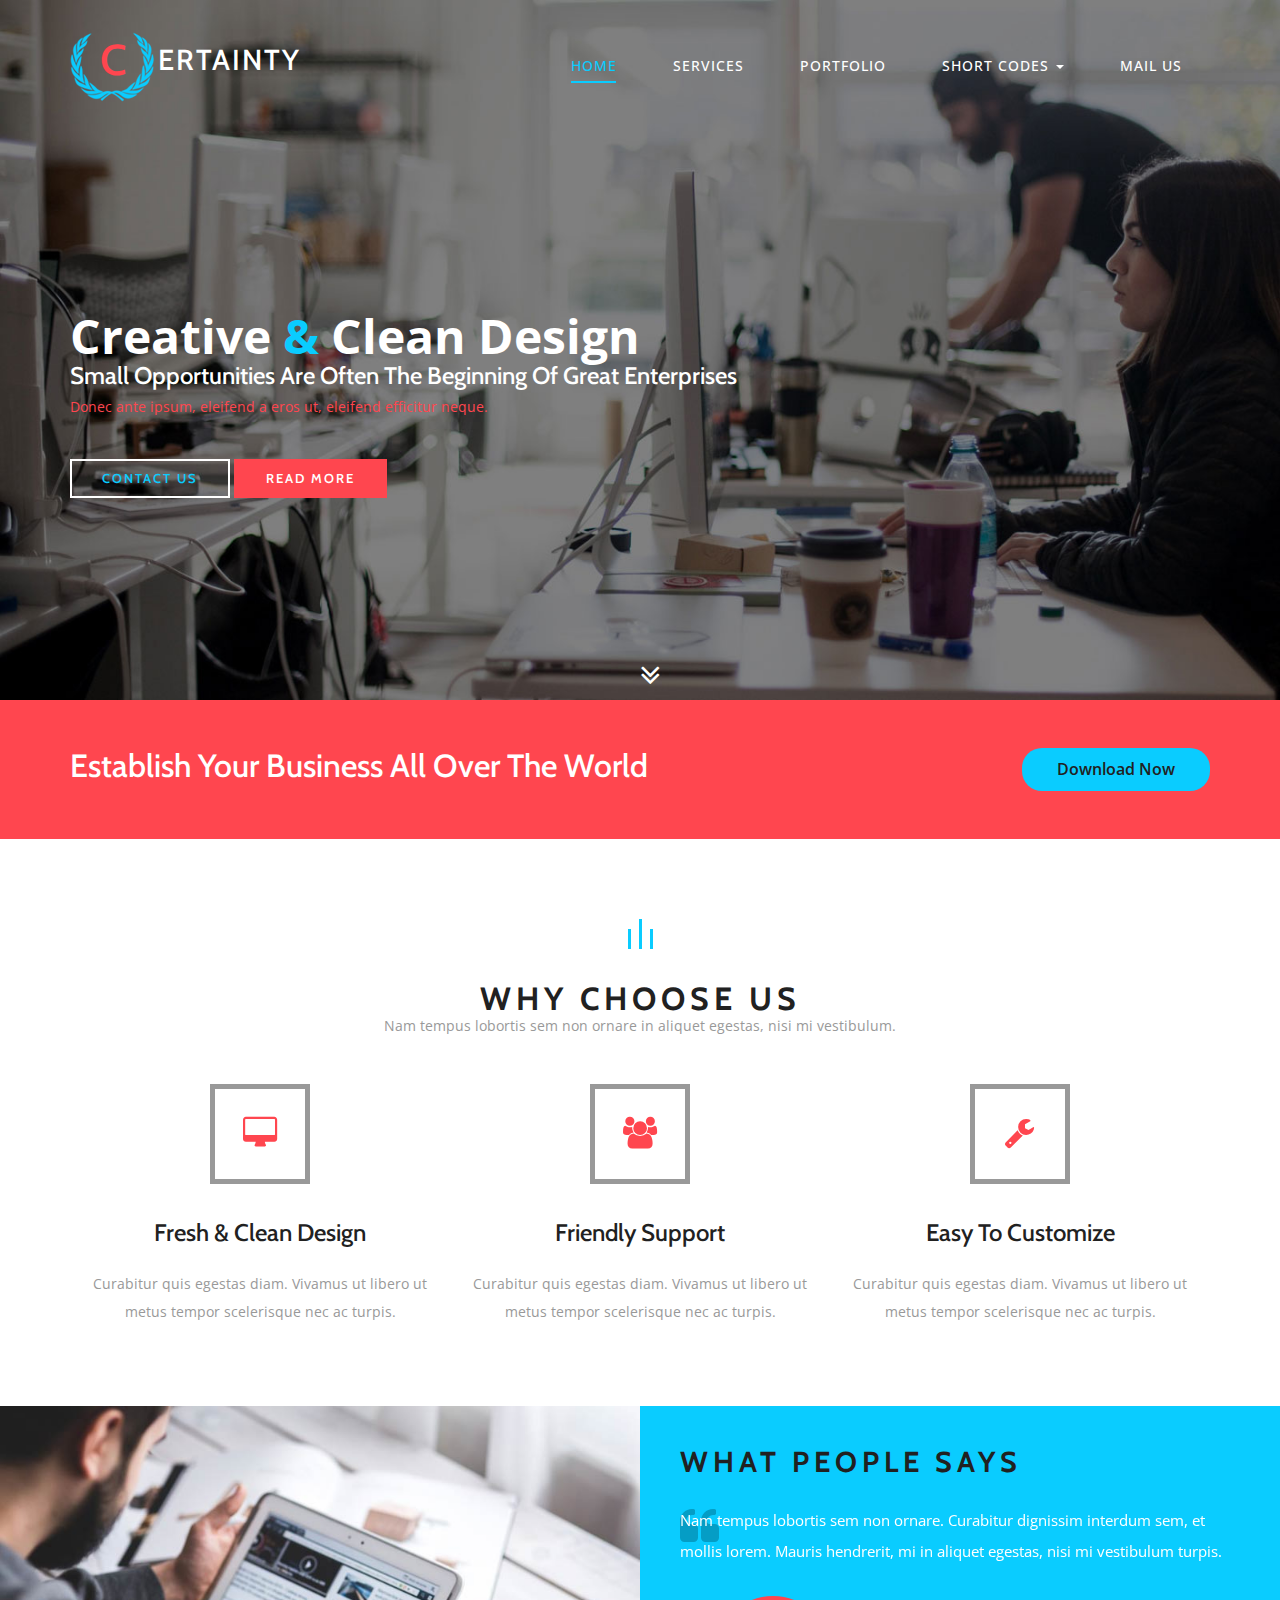
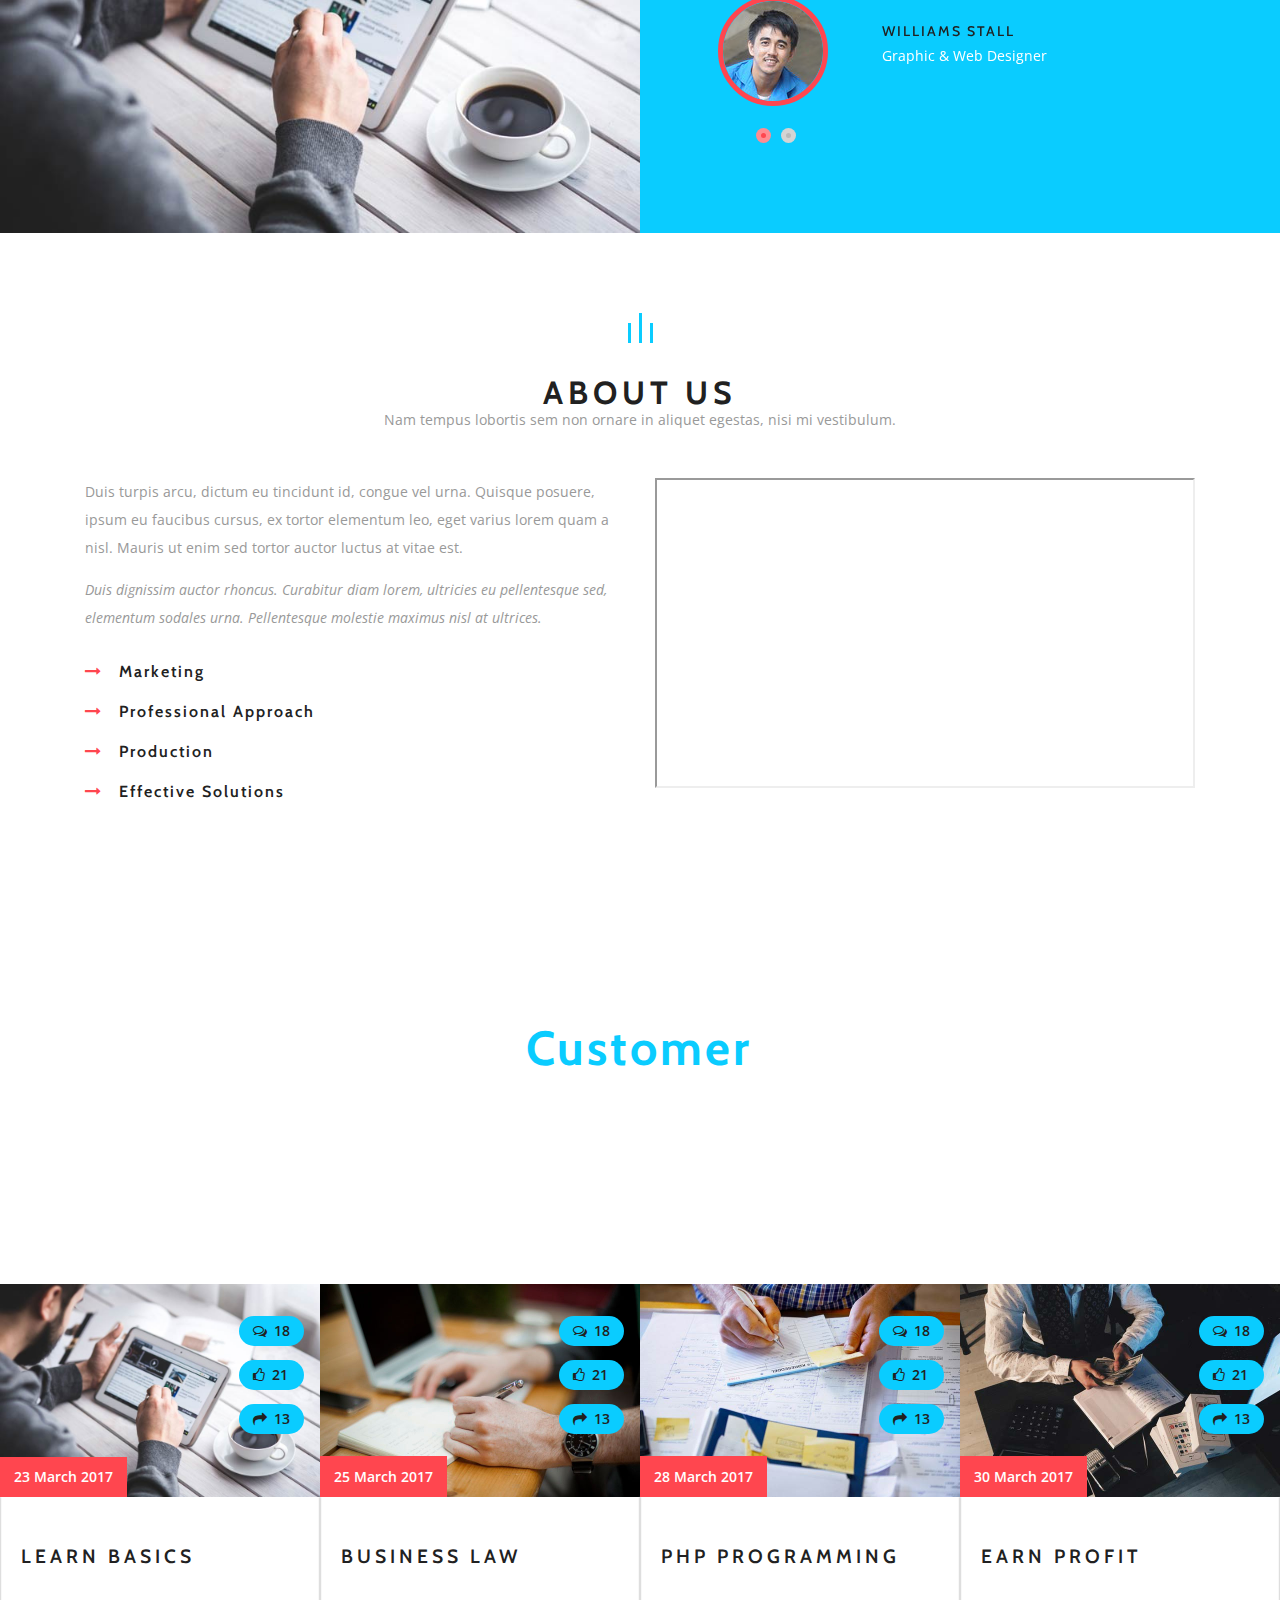
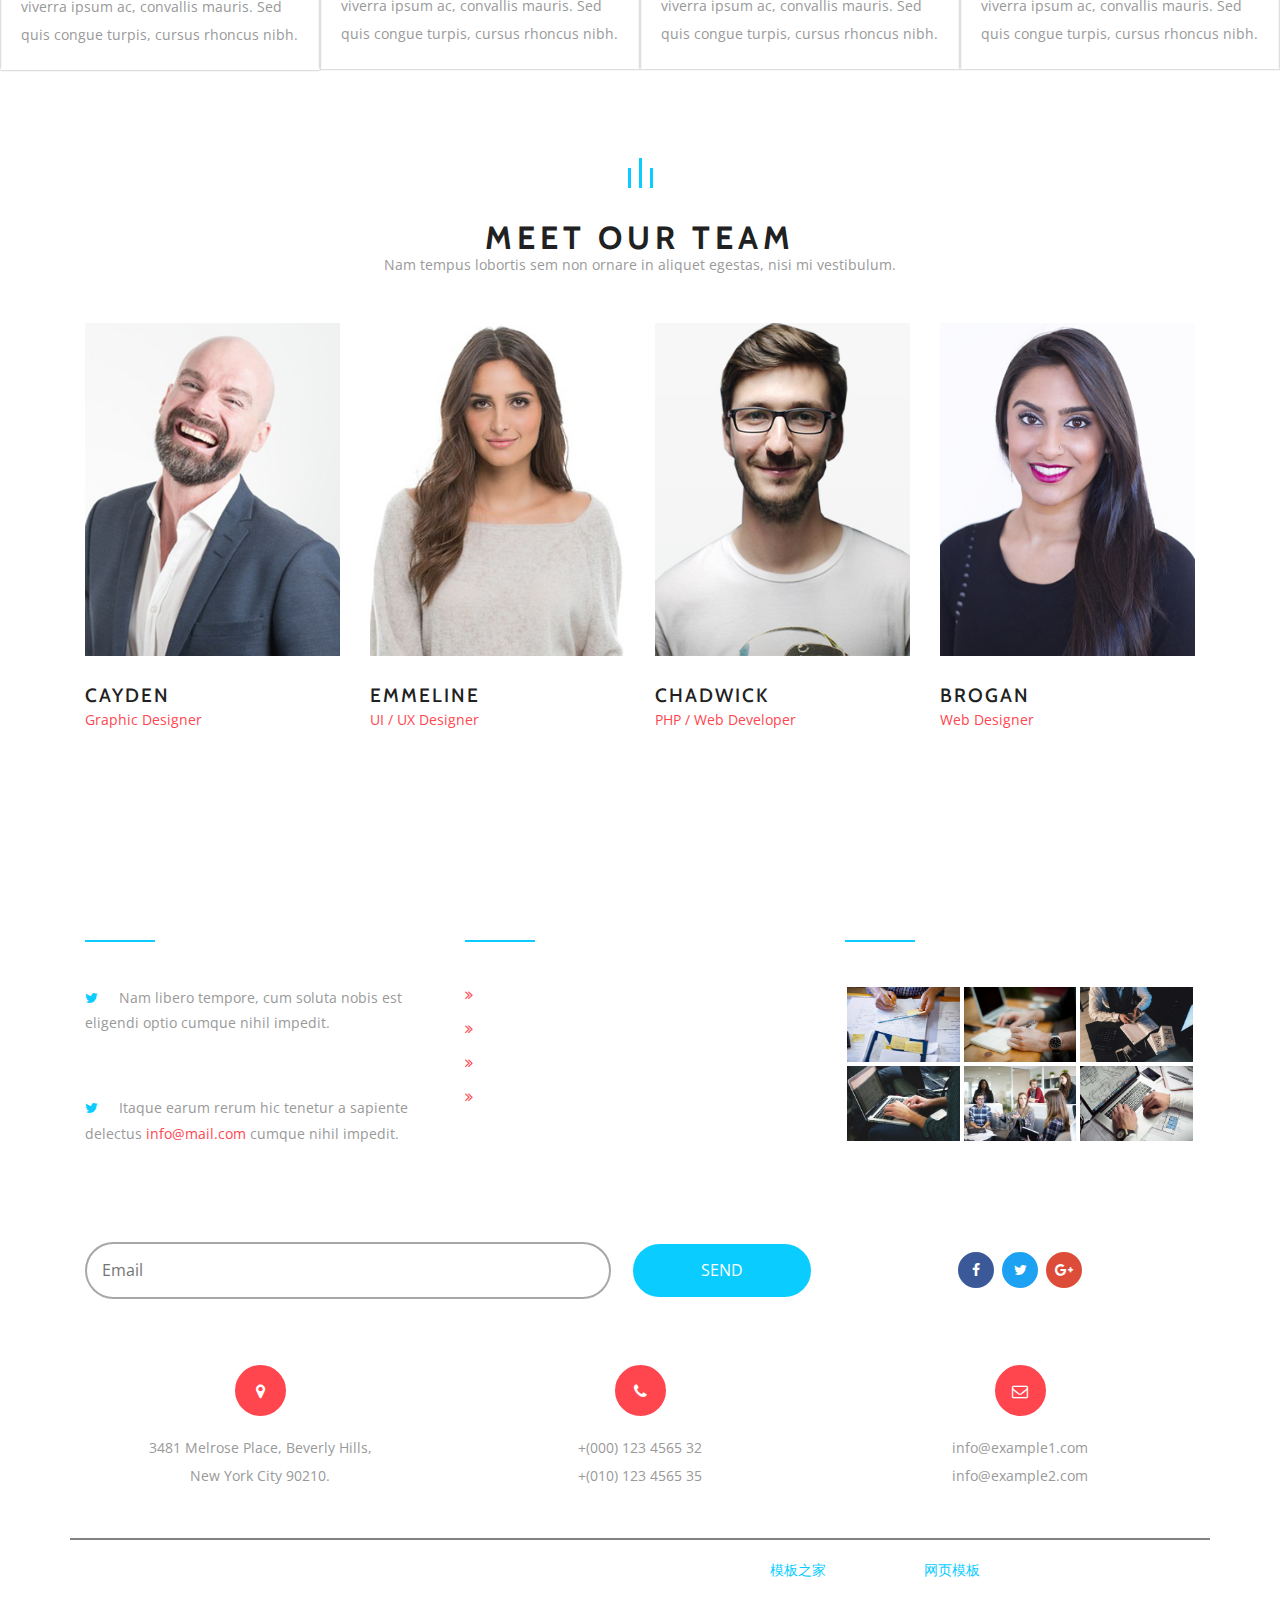
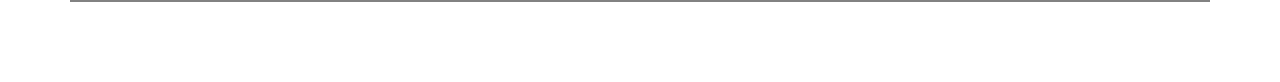
<file: index.html>
<!DOCTYPE html>
<html lang="en">
<head>
<title>Home</title>
<!-- custom-theme -->
<meta name="viewport" content="width=device-width, initial-scale=1">
<meta http-equiv="Content-Type" content="text/html; charset=utf-8" />
<meta name="keywords" content="" />
<script type="application/x-javascript"> addEventListener("load", function() { setTimeout(hideURLbar, 0); }, false);
		function hideURLbar(){ window.scrollTo(0,1); } </script>
<!-- //custom-theme -->
<link href="css/bootstrap.css" rel="stylesheet" type="text/css" media="all" />
<link href="css/style.css" rel="stylesheet" type="text/css" media="all" />
<!-- js -->
<script type="text/javascript" src="js/jquery-2.1.4.min.js"></script>
<!-- //js -->
<link rel="stylesheet" href="css/flexslider.css" type="text/css" media="screen" property="" />
<!-- font-awesome-icons -->
<link href="css/font-awesome.css" rel="stylesheet"> 
<!-- //font-awesome-icons -->
<link href="http://fonts.googleapis.com/css?family=Cabin:400,400i,500,500i,600,600i,700,700i&amp;subset=latin-ext,vietnamese" rel="stylesheet">
<link href="http://fonts.googleapis.com/css?family=Open+Sans:300,300i,400,400i,600,600i,700,700i,800,800i&amp;subset=cyrillic,cyrillic-ext,greek,greek-ext,latin-ext,vietnamese" rel="stylesheet">
</head>
	
<body>
<!-- banner -->
	<div class="banner">
		<div class="container">
			<nav class="navbar navbar-default">
				<div class="navbar-header navbar-left">
					<button type="button" class="navbar-toggle collapsed" data-toggle="collapse" data-target="#bs-example-navbar-collapse-1">
						<span class="sr-only">Toggle navigation</span>
						<span class="icon-bar"></span>
						<span class="icon-bar"></span>
						<span class="icon-bar"></span>
					</button>
					<h1><a class="navbar-brand" href="index.html"><span>C</span><i>ertainty</i></a></h1>
				</div>
				<!-- Collect the nav links, forms, and other content for toggling -->
				<div class="collapse navbar-collapse navbar-right" id="bs-example-navbar-collapse-1">
					<nav class="link-effect-2" id="link-effect-2">
						<ul class="nav navbar-nav">
							<li class="active"><a href="index.html" class="effect-3">Home</a></li>
							<li><a href="services.html" class="effect-3">Services</a></li>
							<li><a href="portfolio.html" class="effect-3">Portfolio</a></li>
							<li class="dropdown">
								<a href="#" class="dropdown-toggle effect-3" data-toggle="dropdown">Short Codes <b class="caret"></b></a>
								<ul class="dropdown-menu agile_short_dropdown">
									<li><a href="icons.html">Web Icons</a></li>
									<li><a href="typography.html">Typography</a></li>
								</ul>
							</li>
							<li><a href="mail.html" class="effect-3">Mail Us</a></li>
						</ul>
					</nav>
				</div>
			</nav>
			<div class="w3_agile_banner_info">
				<h3>creative<span> & </span>clean design</h3>
				<h2>small opportunities are often the beginning of great enterprises</h2>
				<p>Donec ante ipsum, eleifend a eros ut, eleifend efficitur neque.</p>
				<ul>
					<li><a href="mail.html" class="w3l_contact">Contact Us</a></li>
					<li><a href="#" class="w3ls_more" data-toggle="modal" data-target="#myModal">Read More</a></li>
				</ul>
			</div>
			<div class="agile_arrow_bounce">
				<a href="#about" class="agile_arrow bounce scroll"></a>
			</div>
		</div>
	</div>
<!-- //banner -->
<!-- bootstrap-pop-up -->
	<div class="modal video-modal fade" id="myModal" tabindex="-1" role="dialog" aria-labelledby="myModal">
		<div class="modal-dialog" role="document">
			<div class="modal-content">
				<div class="modal-header">
					Certainty
					<button type="button" class="close" data-dismiss="modal" aria-label="Close"><span aria-hidden="true">&times;</span></button>						
				</div>
				<section>
					<div class="modal-body">
						<img src="images/7.jpg" alt=" " class="img-responsive" />
						<p>Ut enim ad minima veniam, quis nostrum 
							exercitationem ullam corporis suscipit laboriosam, 
							nisi ut aliquid ex ea commodi consequatur? Quis autem 
							vel eum iure reprehenderit qui in ea voluptate velit 
							esse quam nihil molestiae consequatur, vel illum qui 
							dolorem eum fugiat quo voluptas nulla pariatur.
							<i>" Quis autem vel eum iure reprehenderit qui in ea voluptate velit 
								esse quam nihil molestiae consequatur.</i></p>
					</div>
				</section>
			</div>
		</div>
	</div>
<!-- //bootstrap-pop-up -->
<!-- strip -->
	<div class="agileits_w3layouts_strip">
		<div class="container">
			<div class="w3_agileits_strip_left">
				<h3>establish your business all over the world</h3>
			</div>
			<div class="w3_agileits_strip_right">
				<a href="#">Download Now</a>
			</div>
			<div class="clearfix"> </div>
		</div>
	</div>
<!-- //strip -->
<!-- banner-bottom -->	
	<div class="banner-bottom">
		<div class="container">
			<div class="agileits_heading_section">
				<img src="images/2.png" alt=" " class="img-responsive" />
				<h3 class="wthree_head">why choose us</h3>
				<p class="agileinfo_para">Nam tempus lobortis sem non ornare in aliquet egestas, nisi mi vestibulum.</p>
			</div>
			<div class="w3ls_banner_bottom_grids">
				<div class="col-md-4 w3ls_banner_bottom_grid">
					<div class="w3l_banner_bottom_grid1">
						<i class="fa fa-desktop hvr-pulse-shrink" aria-hidden="true"></i>
					</div>
					<h4>fresh & clean design</h4>
					<p>Curabitur quis egestas diam. Vivamus ut libero ut metus tempor scelerisque nec ac turpis.</p>
				</div>
				<div class="col-md-4 w3ls_banner_bottom_grid">
					<div class="w3l_banner_bottom_grid1">
						<i class="fa fa-users hvr-pulse-shrink" aria-hidden="true"></i>
					</div>
					<h4>friendly support</h4>
					<p>Curabitur quis egestas diam. Vivamus ut libero ut metus tempor scelerisque nec ac turpis.</p>
				</div>
				<div class="col-md-4 w3ls_banner_bottom_grid">
					<div class="w3l_banner_bottom_grid1">
						<i class="fa fa-wrench hvr-pulse-shrink" aria-hidden="true"></i>
					</div>
					<h4>easy to customize</h4>
					<p>Curabitur quis egestas diam. Vivamus ut libero ut metus tempor scelerisque nec ac turpis.</p>
				</div>
				<div class="clearfix"> </div>
			</div>
		</div>
	</div>
<!-- //banner-bottom -->
<!-- testimonials -->		
	<div class="testimonials">
		<div class="col-md-6 w3layouts_event_left">
			<img src="images/1.jpg" alt=" " class="img-responsive" />
		</div>
		<div class="col-md-6 w3layouts_event_right">
			<h3>what people says</h3>
			<section class="slider">
				<div class="flexslider">
					<ul class="slides">
						<li>
							<div class="w3_event_right_grid">
								<div class="w3layouts_event_right_para">
									<p>Nam tempus lobortis sem non ornare. Curabitur dignissim interdum sem, et mollis lorem. 
										Mauris hendrerit, mi in aliquet egestas, nisi mi vestibulum turpis.</p>
									<div class="w3layouts_event_right_para_pos">
										<i class="fa fa-quote-left" aria-hidden="true"></i>
									</div>
								</div>
								<div class="w3_agile_event_right_grids">
									<div class="col-xs-4 w3_agile_event_right_grid_left">
										<img src="images/3.png" alt=" " class="img-responsive" />
									</div>
									<div class="col-xs-8 w3_agile_event_right_grid_right">
										<h4>Williams Stall</h4>
										<p>Graphic & web designer</p>
									</div>
									<div class="clearfix"> </div>
								</div>
							</div>
						</li>
						<li>
							<div class="w3_event_right_grid">
								<div class="w3layouts_event_right_para">
									<p>Nam tempus lobortis sem non ornare. Curabitur dignissim interdum sem, et mollis lorem. 
										Mauris hendrerit, mi in aliquet egestas, nisi mi vestibulum turpis.</p>
									<div class="w3layouts_event_right_para_pos">
										<i class="fa fa-quote-left" aria-hidden="true"></i>
									</div>
								</div>
								<div class="w3_agile_event_right_grids">
									<div class="col-xs-4 w3_agile_event_right_grid_left">
										<img src="images/4.png" alt=" " class="img-responsive" />
									</div>
									<div class="col-xs-8 w3_agile_event_right_grid_right">
										<h4>Catherine Mark</h4>
										<p>PHP & web developer</p>
									</div>
									<div class="clearfix"> </div>
								</div>
							</div>
						</li>
					</ul>
				</div>
			</section>
		</div>
		<div class="clearfix"> </div>
	</div>
<!-- //testimonials -->	
<!-- about -->
	<div id="about" class="banner-bottom">
		<div class="container">
			<div class="agileits_heading_section">
				<img src="images/2.png" alt=" " class="img-responsive" />
				<h3 class="wthree_head">about us</h3>
				<p class="agileinfo_para">Nam tempus lobortis sem non ornare in aliquet egestas, nisi mi vestibulum.</p>
			</div>
			<div class="w3ls_banner_bottom_grids">
				<div class="col-md-6 w3_agileits_about_grid_left">
					<p>Duis turpis arcu, dictum eu tincidunt id, congue vel urna. Quisque posuere, 
						ipsum eu faucibus cursus, ex tortor elementum leo, eget varius lorem quam a nisl. 
						Mauris ut enim sed tortor auctor luctus at vitae est. <i>Duis dignissim auctor rhoncus. 
						Curabitur diam lorem, ultricies eu pellentesque sed, elementum sodales urna. 
						Pellentesque molestie maximus nisl at ultrices.</i></p>
					<ul>
						<li><i class="fa fa-long-arrow-right" aria-hidden="true"></i>Marketing</li>
						<li><i class="fa fa-long-arrow-right" aria-hidden="true"></i>Professional approach</li>
						<li><i class="fa fa-long-arrow-right" aria-hidden="true"></i>Production</li>
						<li><i class="fa fa-long-arrow-right" aria-hidden="true"></i>Effective Solutions</li>
					</ul>
				</div>
				<div class="col-md-6 w3_agileits_about_grid_right">
					<iframe src=""></iframe>
				</div>
				<div class="clearfix"> </div>
			</div>
		</div>
	</div>
<!-- //about -->
<!-- quotes -->
	<div class="quotes">
		<div class="container">
			<h3>a satisfied <span>customer</span> is the best business strategy of all</h3>
		</div>
	</div>
<!-- //quotes -->
<!-- events -->
	<div class="events">
		<ul id="flexiselDemo1">	
			<li>
				<div class="w3layouts_event_grid">
					<div class="w3_agile_event_grid1">
						<img src="images/1.jpg" alt=" " class="img-responsive" />
						<div class="w3_agile_event_grid1_pos">
							<p>23 March 2017</p>
						</div>
						<div class="agile_event_grid1_pos">
							<ul>
								<li><a href="#"><i class="fa fa-comments-o" aria-hidden="true"></i>18</a></li>
								<li><a href="#"><i class="fa fa-thumbs-o-up" aria-hidden="true"></i>21</a></li>
								<li><a href="#"><i class="fa fa-share" aria-hidden="true"></i>13</a></li>
							</ul>
						</div>
					</div>
					<div class="agileits_w3layouts_event_grid1">
						<h3><a href="#" data-toggle="modal" data-target="#myModal">Learn Basics</a></h3>
						<p>viverra ipsum ac, convallis mauris. Sed quis congue turpis, cursus rhoncus nibh.</p>
					</div>
				</div>
			</li>
			<li>
				<div class="w3layouts_event_grid">
					<div class="w3_agile_event_grid1">
						<img src="images/8.jpg" alt=" " class="img-responsive" />
						<div class="w3_agile_event_grid1_pos">
							<p>25 March 2017</p>
						</div>
						<div class="agile_event_grid1_pos">
							<ul>
								<li><a href="#"><i class="fa fa-comments-o" aria-hidden="true"></i>18</a></li>
								<li><a href="#"><i class="fa fa-thumbs-o-up" aria-hidden="true"></i>21</a></li>
								<li><a href="#"><i class="fa fa-share" aria-hidden="true"></i>13</a></li>
							</ul>
						</div>
					</div>
					<div class="agileits_w3layouts_event_grid1">
						<h3><a href="#" data-toggle="modal" data-target="#myModal">business law</a></h3>
						<p>viverra ipsum ac, convallis mauris. Sed quis congue turpis, cursus rhoncus nibh.</p>
					</div>
				</div>
			</li>
			<li>
				<div class="w3layouts_event_grid">
					<div class="w3_agile_event_grid1">
						<img src="images/7.jpg" alt=" " class="img-responsive" />
						<div class="w3_agile_event_grid1_pos">
							<p>28 March 2017</p>
						</div>
						<div class="agile_event_grid1_pos">
							<ul>
								<li><a href="#"><i class="fa fa-comments-o" aria-hidden="true"></i>18</a></li>
								<li><a href="#"><i class="fa fa-thumbs-o-up" aria-hidden="true"></i>21</a></li>
								<li><a href="#"><i class="fa fa-share" aria-hidden="true"></i>13</a></li>
							</ul>
						</div>
					</div>
					<div class="agileits_w3layouts_event_grid1">
						<h3><a href="#" data-toggle="modal" data-target="#myModal">PHP Programming</a></h3>
						<p>viverra ipsum ac, convallis mauris. Sed quis congue turpis, cursus rhoncus nibh.</p>
					</div>
				</div>
			</li>
			<li>
				<div class="w3layouts_event_grid">
					<div class="w3_agile_event_grid1">
						<img src="images/9.jpg" alt=" " class="img-responsive" />
						<div class="w3_agile_event_grid1_pos">
							<p>30 March 2017</p>
						</div>
						<div class="agile_event_grid1_pos">
							<ul>
								<li><a href="#"><i class="fa fa-comments-o" aria-hidden="true"></i>18</a></li>
								<li><a href="#"><i class="fa fa-thumbs-o-up" aria-hidden="true"></i>21</a></li>
								<li><a href="#"><i class="fa fa-share" aria-hidden="true"></i>13</a></li>
							</ul>
						</div>
					</div>
					<div class="agileits_w3layouts_event_grid1">
						<h3><a href="#" data-toggle="modal" data-target="#myModal">Earn Profit</a></h3>
						<p>viverra ipsum ac, convallis mauris. Sed quis congue turpis, cursus rhoncus nibh.</p>
					</div>
				</div>
			</li>
			<li>
				<div class="w3layouts_event_grid">
					<div class="w3_agile_event_grid1">
						<img src="images/10.jpg" alt=" " class="img-responsive" />
						<div class="w3_agile_event_grid1_pos">
							<p>2 April 2017</p>
						</div>
						<div class="agile_event_grid1_pos">
							<ul>
								<li><a href="#"><i class="fa fa-comments-o" aria-hidden="true"></i>18</a></li>
								<li><a href="#"><i class="fa fa-thumbs-o-up" aria-hidden="true"></i>21</a></li>
								<li><a href="#"><i class="fa fa-share" aria-hidden="true"></i>13</a></li>
							</ul>
						</div>
					</div>
					<div class="agileits_w3layouts_event_grid1">
						<h3><a href="#" data-toggle="modal" data-target="#myModal">Strategy</a></h3>
						<p>viverra ipsum ac, convallis mauris. Sed quis congue turpis, cursus rhoncus nibh.</p>
					</div>
				</div>
			</li>
		</ul>
	</div>
<!-- //events -->
<div class="tlinks">Collect from <a href="http://www.cssmoban.com/" >企业网站模板</a></div>
<!-- team -->
	<div class="banner-bottom">
		<div class="container">
			<div class="agileits_heading_section">
				<img src="images/2.png" alt=" " class="img-responsive" />
				<h3 class="wthree_head">meet our team</h3>
				<p class="agileinfo_para">Nam tempus lobortis sem non ornare in aliquet egestas, nisi mi vestibulum.</p>
			</div>
			<div class="w3ls_banner_bottom_grids">
				<div class="col-md-3 agile_team_grid">
					<div class="agileits_w3layouts_team_grid">
						<ul class="agileinfo_social_icons">
							<li><a href="#" class="w3_agileits_facebook"><i class="fa fa-facebook" aria-hidden="true"></i></a></li>
							<li><a href="#" class="wthree_twitter"><i class="fa fa-twitter" aria-hidden="true"></i></a></li>
							<li><a href="#" class="agileinfo_google"><i class="fa fa-google-plus" aria-hidden="true"></i></a></li>
						</ul>
						<img src="images/2.jpg" alt=" " class="img-responsive" />
					</div>
					<h4>Cayden</h4>
					<p>Graphic Designer</p>
				</div>
				<div class="col-md-3 agile_team_grid">
					<div class="agileits_w3layouts_team_grid">
						<ul class="agileinfo_social_icons">
							<li><a href="#" class="w3_agileits_facebook"><i class="fa fa-facebook" aria-hidden="true"></i></a></li>
							<li><a href="#" class="wthree_twitter"><i class="fa fa-twitter" aria-hidden="true"></i></a></li>
							<li><a href="#" class="agileinfo_google"><i class="fa fa-google-plus" aria-hidden="true"></i></a></li>
						</ul>
						<img src="images/4.jpg" alt=" " class="img-responsive" />
					</div>
					<h4>Emmeline</h4>
					<p>UI / UX Designer</p>
				</div>
				<div class="col-md-3 agile_team_grid">
					<div class="agileits_w3layouts_team_grid">
						<ul class="agileinfo_social_icons">
							<li><a href="#" class="w3_agileits_facebook"><i class="fa fa-facebook" aria-hidden="true"></i></a></li>
							<li><a href="#" class="wthree_twitter"><i class="fa fa-twitter" aria-hidden="true"></i></a></li>
							<li><a href="#" class="agileinfo_google"><i class="fa fa-google-plus" aria-hidden="true"></i></a></li>
						</ul>
						<img src="images/3.jpg" alt=" " class="img-responsive" />
					</div>
					<h4>Chadwick</h4>
					<p>PHP / Web Developer</p>
				</div>
				<div class="col-md-3 agile_team_grid">
					<div class="agileits_w3layouts_team_grid">
						<ul class="agileinfo_social_icons">
							<li><a href="#" class="w3_agileits_facebook"><i class="fa fa-facebook" aria-hidden="true"></i></a></li>
							<li><a href="#" class="wthree_twitter"><i class="fa fa-twitter" aria-hidden="true"></i></a></li>
							<li><a href="#" class="agileinfo_google"><i class="fa fa-google-plus" aria-hidden="true"></i></a></li>
						</ul>
						<img src="images/5.jpg" alt=" " class="img-responsive" />
					</div>
					<h4>Brogan</h4>
					<p>Web Designer</p>
				</div>
				<div class="clearfix"> </div>
			</div>
		</div>
	</div>
<!-- //team -->
<!-- footer -->
	<div class="footer">
		<div class="container">
			<div class="w3_agile_footer_grids">
				<div class="col-md-4 w3_agile_footer_grid">
					<h3>Latest Tweets</h3>
					<ul class="agile_footer_grid_list">
						<li><i class="fa fa-twitter" aria-hidden="true"></i>Nam libero tempore, cum soluta nobis est eligendi optio 
							cumque nihil impedit. <span>1 day ago</span></li>
						<li><i class="fa fa-twitter" aria-hidden="true"></i>Itaque earum rerum hic tenetur a sapiente delectus <a href="mailto:info@mail.com">info@mail.com</a>
							cumque nihil impedit. <span>2 days ago</span></li>
					</ul>
				</div>
				<div class="col-md-4 w3_agile_footer_grid">
					<h3>Navigation</h3>
					<ul class="agileits_w3layouts_footer_grid_list">
						<li><i class="fa fa-angle-double-right" aria-hidden="true"></i><a href="index.html">Home</a></li>
						<li><i class="fa fa-angle-double-right" aria-hidden="true"></i><a href="services.html">Services</a></li>
						<li><i class="fa fa-angle-double-right" aria-hidden="true"></i><a href="portfolio.html">Portfolio</a></li>
						<li><i class="fa fa-angle-double-right" aria-hidden="true"></i><a href="mail.html">Mail Us</a></li>
					</ul>
				</div>
				<div class="col-md-4 w3_agile_footer_grid">
					<h3>Instagram Posts</h3>
					<div class="w3_agileits_footer_grid_left">
						<a href="#" data-toggle="modal" data-target="#myModal">
							<img src="images/7.jpg" alt=" " class="img-responsive" />
						</a>
					</div>
					<div class="w3_agileits_footer_grid_left">
						<a href="#" data-toggle="modal" data-target="#myModal">
							<img src="images/8.jpg" alt=" " class="img-responsive" />
						</a>
					</div>
					<div class="w3_agileits_footer_grid_left">
						<a href="#" data-toggle="modal" data-target="#myModal">
							<img src="images/9.jpg" alt=" " class="img-responsive" />
						</a>
					</div>
					<div class="w3_agileits_footer_grid_left">
						<a href="#" data-toggle="modal" data-target="#myModal">
							<img src="images/10.jpg" alt=" " class="img-responsive" />
						</a>
					</div>
					<div class="w3_agileits_footer_grid_left">
						<a href="#" data-toggle="modal" data-target="#myModal">
							<img src="images/14.jpg" alt=" " class="img-responsive" />
						</a>
					</div>
					<div class="w3_agileits_footer_grid_left">
						<a href="#" data-toggle="modal" data-target="#myModal">
							<img src="images/15.jpg" alt=" " class="img-responsive" />
						</a>
					</div>
					<div class="clearfix"> </div>
				</div>
				<div class="clearfix"> </div>
			</div>
			<div class="w3_newsletter_footer_grids">
				<div class="col-md-8 w3_newsletter_footer_grid_left">
					<form action="#" method="post">
						<input type="email" name="Email" placeholder="Email" required="">
						<input type="submit" value="Send">
					</form>
				</div>
				<div class="col-md-4 w3_newsletter_footer_grid_right">
					<ul class="agileinfo_social_icons">
						<li><a href="#" class="w3_agileits_facebook"><i class="fa fa-facebook" aria-hidden="true"></i></a></li>
						<li><a href="#" class="wthree_twitter"><i class="fa fa-twitter" aria-hidden="true"></i></a></li>
						<li><a href="#" class="agileinfo_google"><i class="fa fa-google-plus" aria-hidden="true"></i></a></li>
					</ul>
				</div>
				<div class="clearfix"> </div>
			</div>
			<div class="w3ls_address_mail_footer_grids">
				<div class="col-md-4 w3ls_footer_grid_left">
					<div class="wthree_footer_grid_left">
						<i class="fa fa-map-marker" aria-hidden="true"></i>
					</div>
					<p>3481 Melrose Place, Beverly Hills, <span>New York City 90210.</span></p>
				</div>
				<div class="col-md-4 w3ls_footer_grid_left">
					<div class="wthree_footer_grid_left">
						<i class="fa fa-phone" aria-hidden="true"></i>
					</div>
					<p>+(000) 123 4565 32 <span>+(010) 123 4565 35</span></p>
				</div>
				<div class="col-md-4 w3ls_footer_grid_left">
					<div class="wthree_footer_grid_left">
						<i class="fa fa-envelope-o" aria-hidden="true"></i>
					</div>
					<p><a href="mailto:info@example.com">info@example1.com</a> 
						<span><a href="mailto:info@example.com">info@example2.com</a></span></p>
				</div>
				<div class="clearfix"> </div>
			</div>
			<div class="agileinfo_copyright">
				<p>Copyright &copy; 2017.Company name All rights reserved.More Templates <a href="http://www.cssmoban.com/" target="_blank" title="模板之家">模板之家</a> - Collect from <a href="http://www.cssmoban.com/" title="网页模板" target="_blank">网页模板</a></p>
			</div>
		</div>
	</div>
<!-- //footer -->
<!-- flexSlider -->
	<script defer src="js/jquery.flexslider.js"></script>
	<script type="text/javascript">
		$(window).load(function(){
		  $('.flexslider').flexslider({
			animation: "slide",
			start: function(slider){
			  $('body').removeClass('loading');
			}
		  });
		});
  </script>
<!-- //flexSlider -->
<!-- flexisel -->
	<script type="text/javascript" src="js/jquery.flexisel.js"></script>
	<script type="text/javascript">
		$(window).load(function() {
			$("#flexiselDemo1").flexisel({
				visibleItems: 4,
				animationSpeed: 1000,
				autoPlay: true,
				autoPlaySpeed: 3000,    		
				pauseOnHover: true,
				enableResponsiveBreakpoints: true,
				responsiveBreakpoints: { 
					portrait: { 
						changePoint:480,
						visibleItems: 1
					}, 
					landscape: { 
						changePoint:640,
						visibleItems:2
					},
					tablet: { 
						changePoint:768,
						visibleItems: 3
					}
				}
			});
			
		});
	</script>
<!-- //flexisel -->
<!-- for bootstrap working -->
	<script src="js/bootstrap.js"></script>
<!-- //for bootstrap working -->
<!-- start-smooth-scrolling -->
<script type="text/javascript" src="js/move-top.js"></script>
<script type="text/javascript" src="js/easing.js"></script>
<script type="text/javascript">
	jQuery(document).ready(function($) {
		$(".scroll").click(function(event){		
			event.preventDefault();
			$('html,body').animate({scrollTop:$(this.hash).offset().top},1000);
		});
	});
</script>
<!-- start-smooth-scrolling -->
<!-- here stars scrolling icon -->
	<script type="text/javascript">
		$(document).ready(function() {
			/*
				var defaults = {
				containerID: 'toTop', // fading element id
				containerHoverID: 'toTopHover', // fading element hover id
				scrollSpeed: 1200,
				easingType: 'linear' 
				};
			*/
								
			$().UItoTop({ easingType: 'easeOutQuart' });
								
			});
	</script>
<!-- //here ends scrolling icon -->
</body>
</html>
</file>
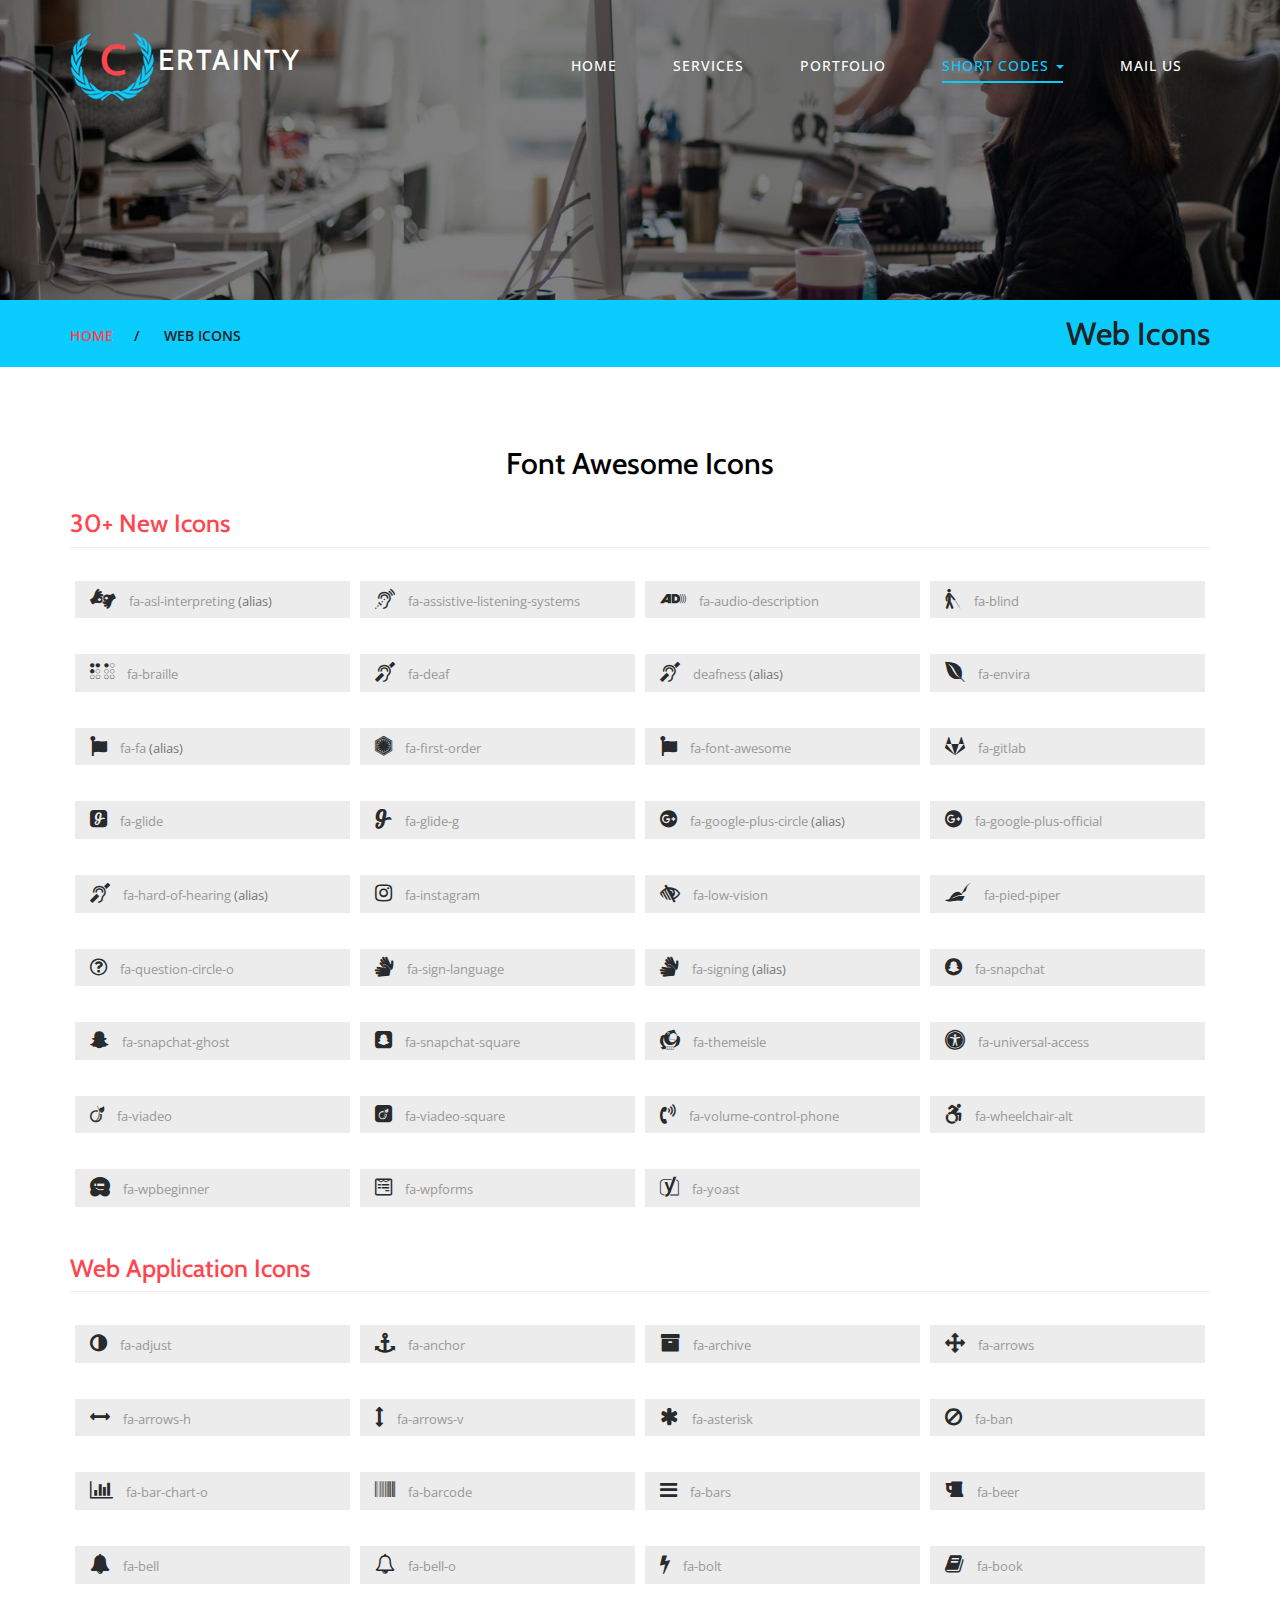
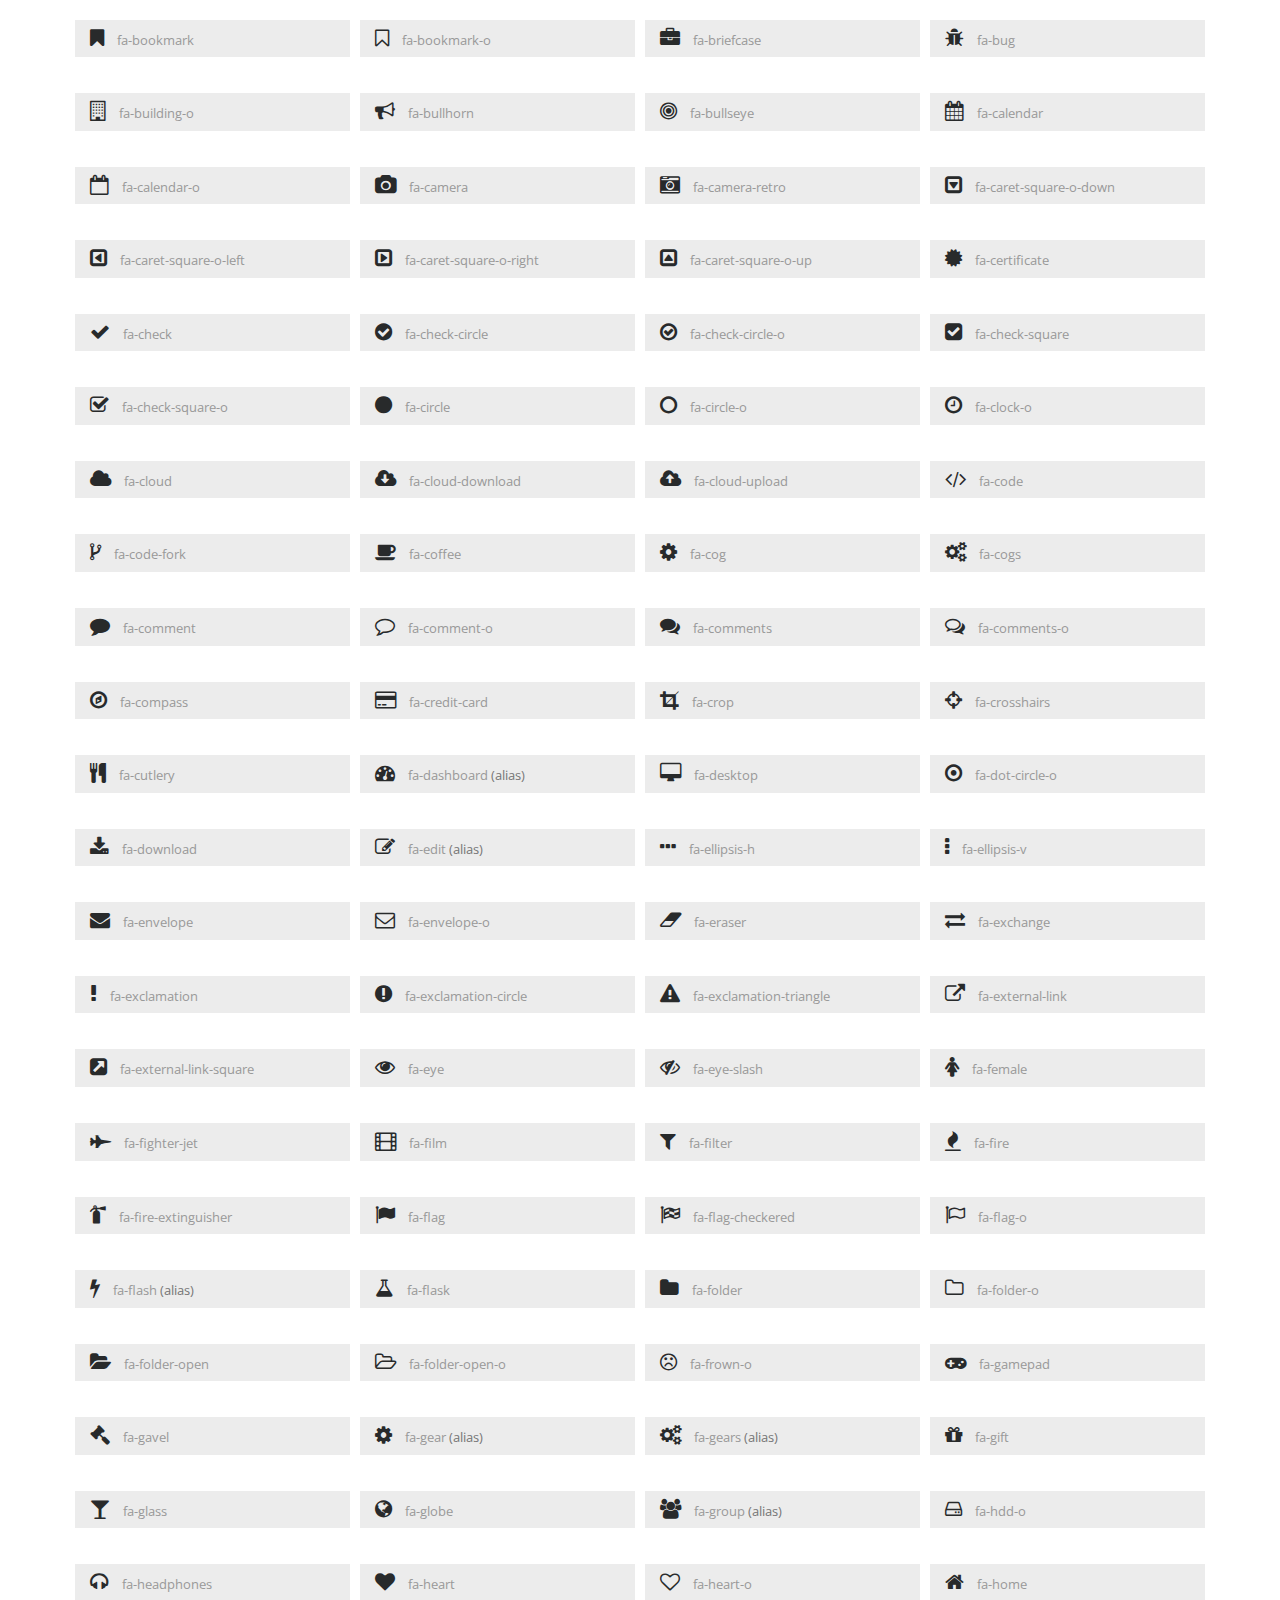
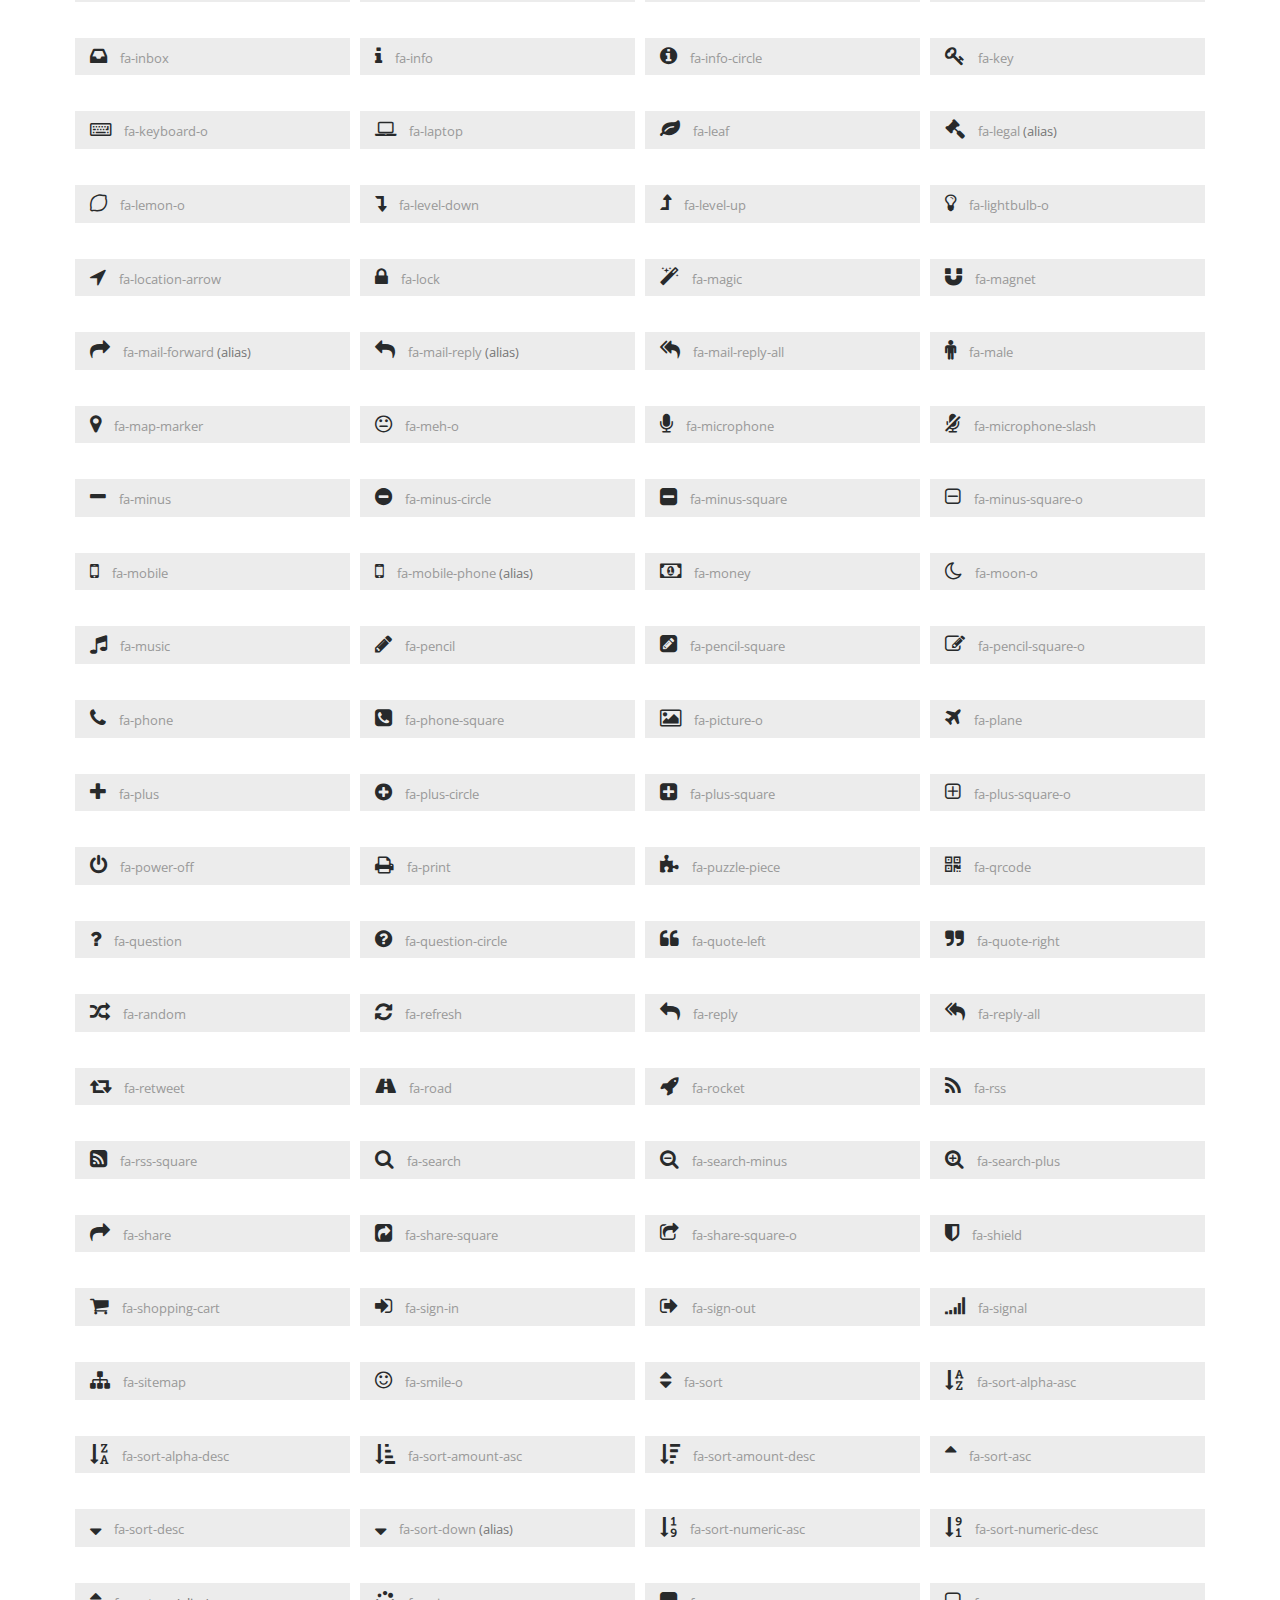
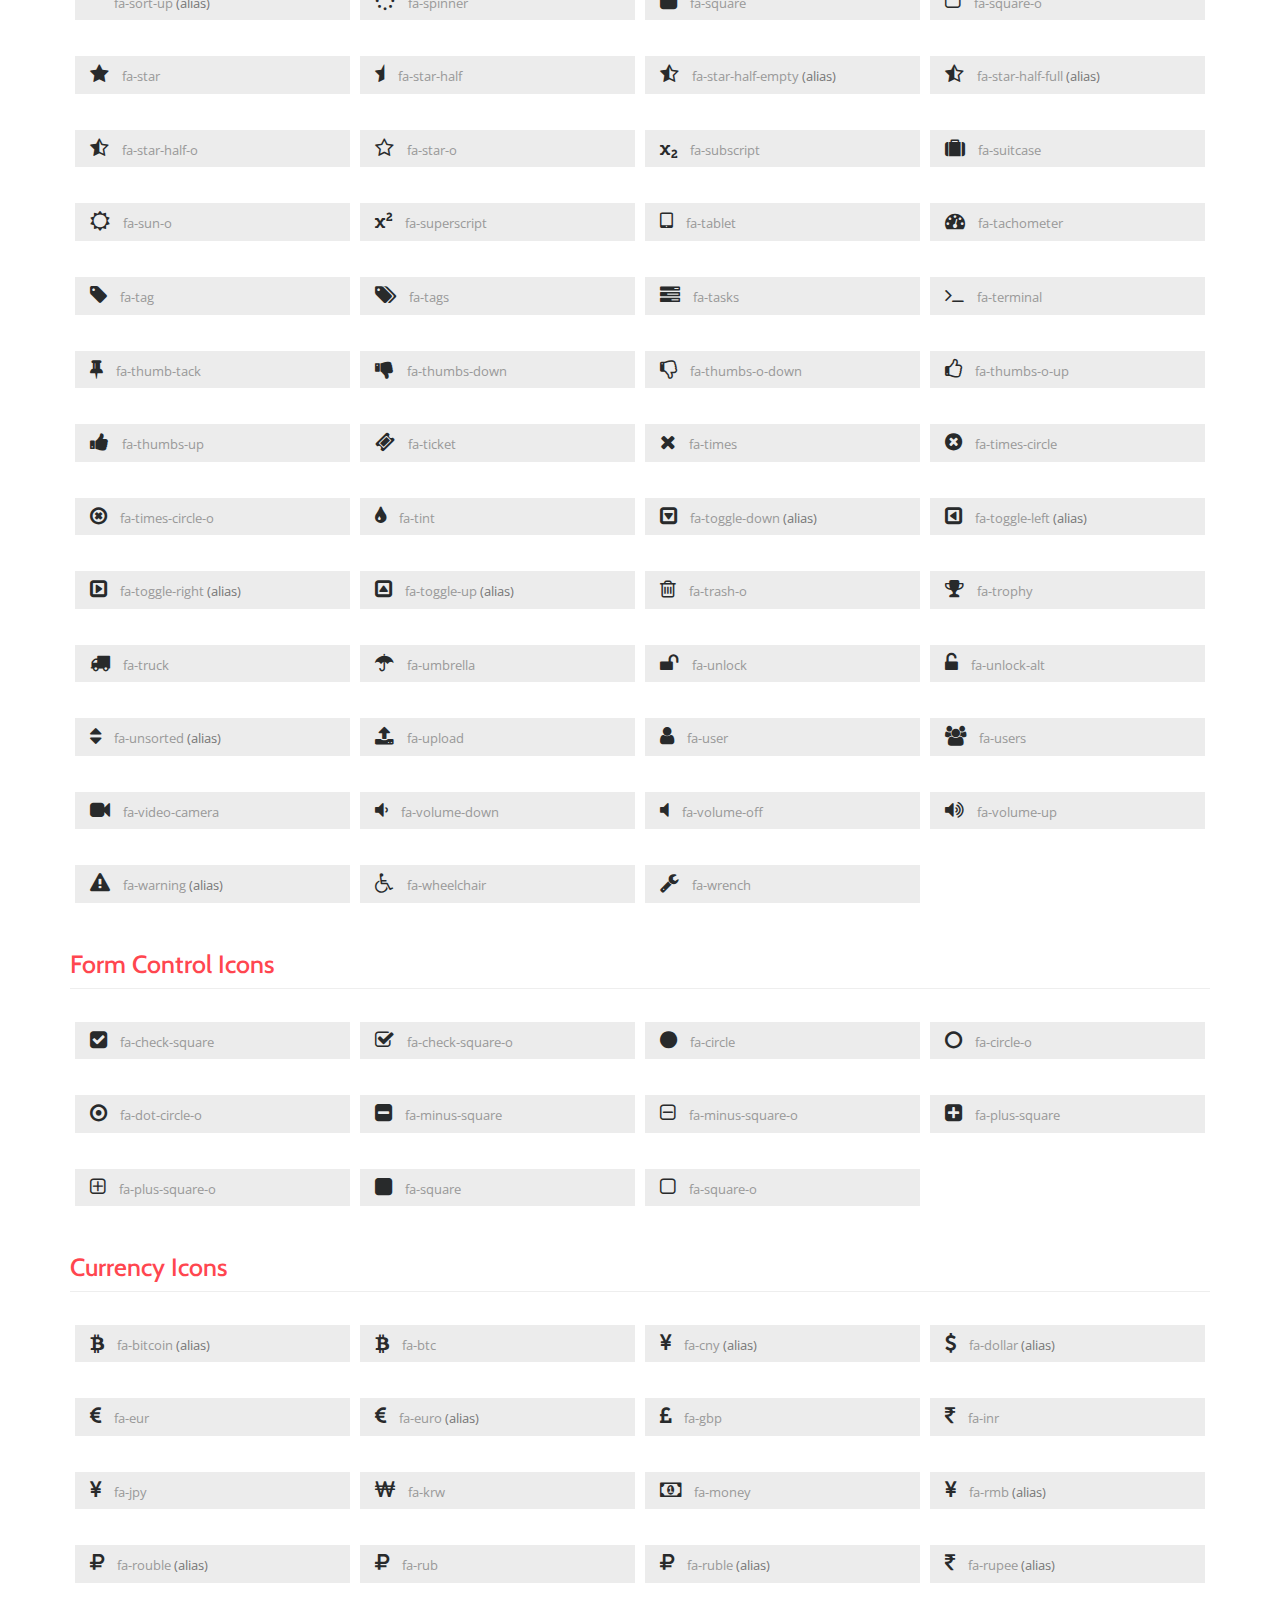
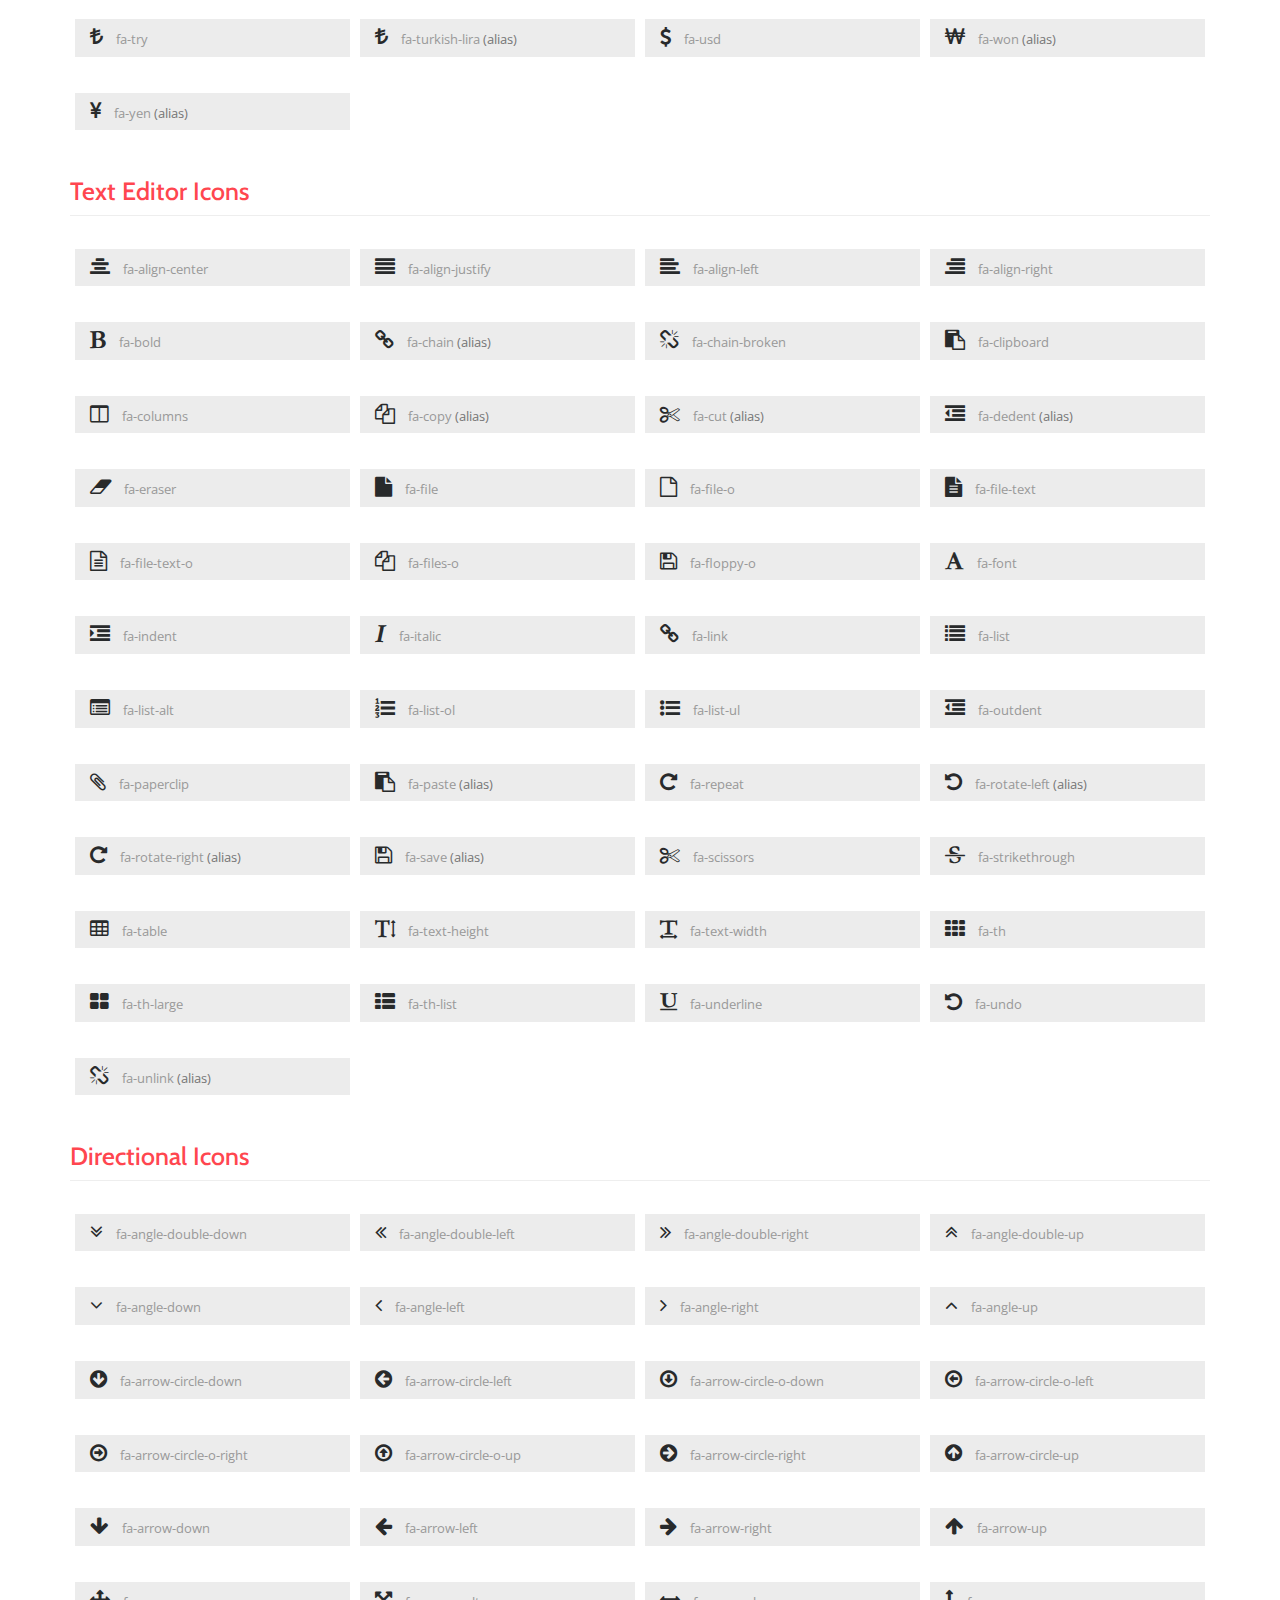
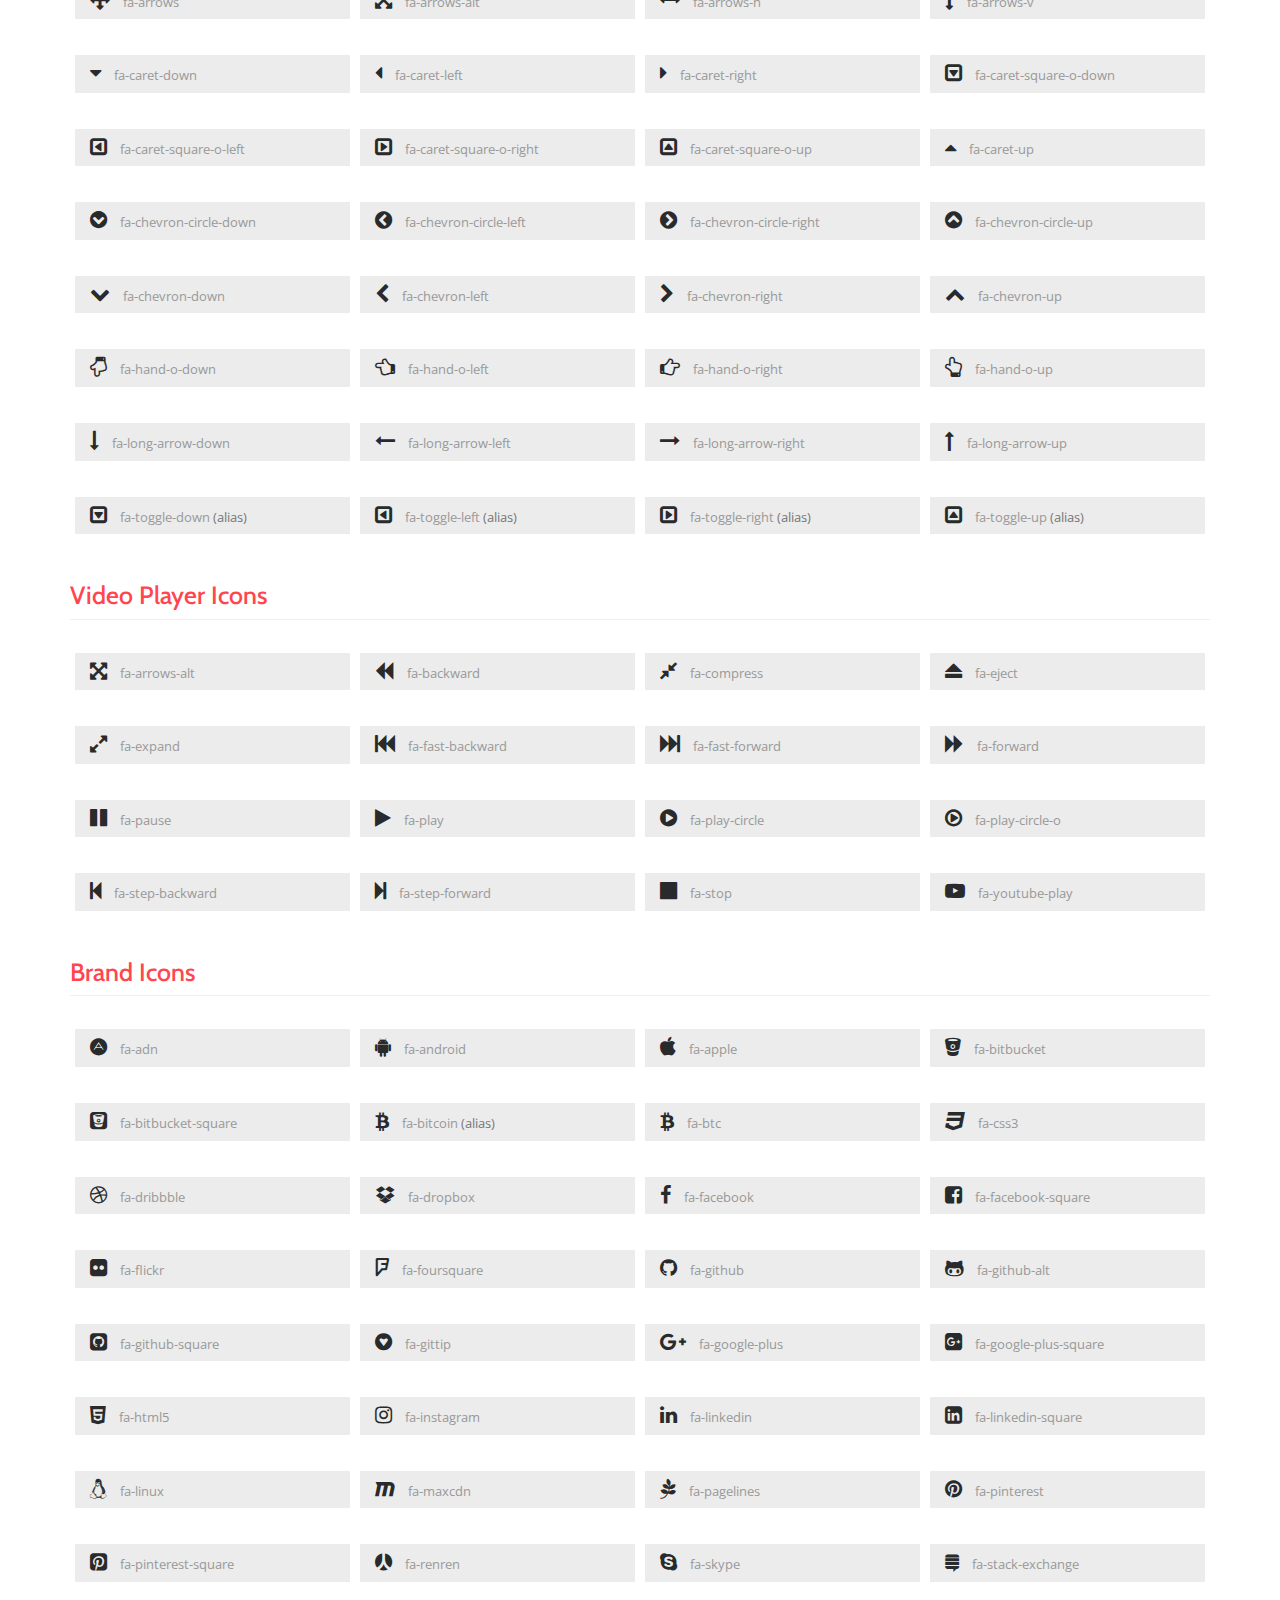
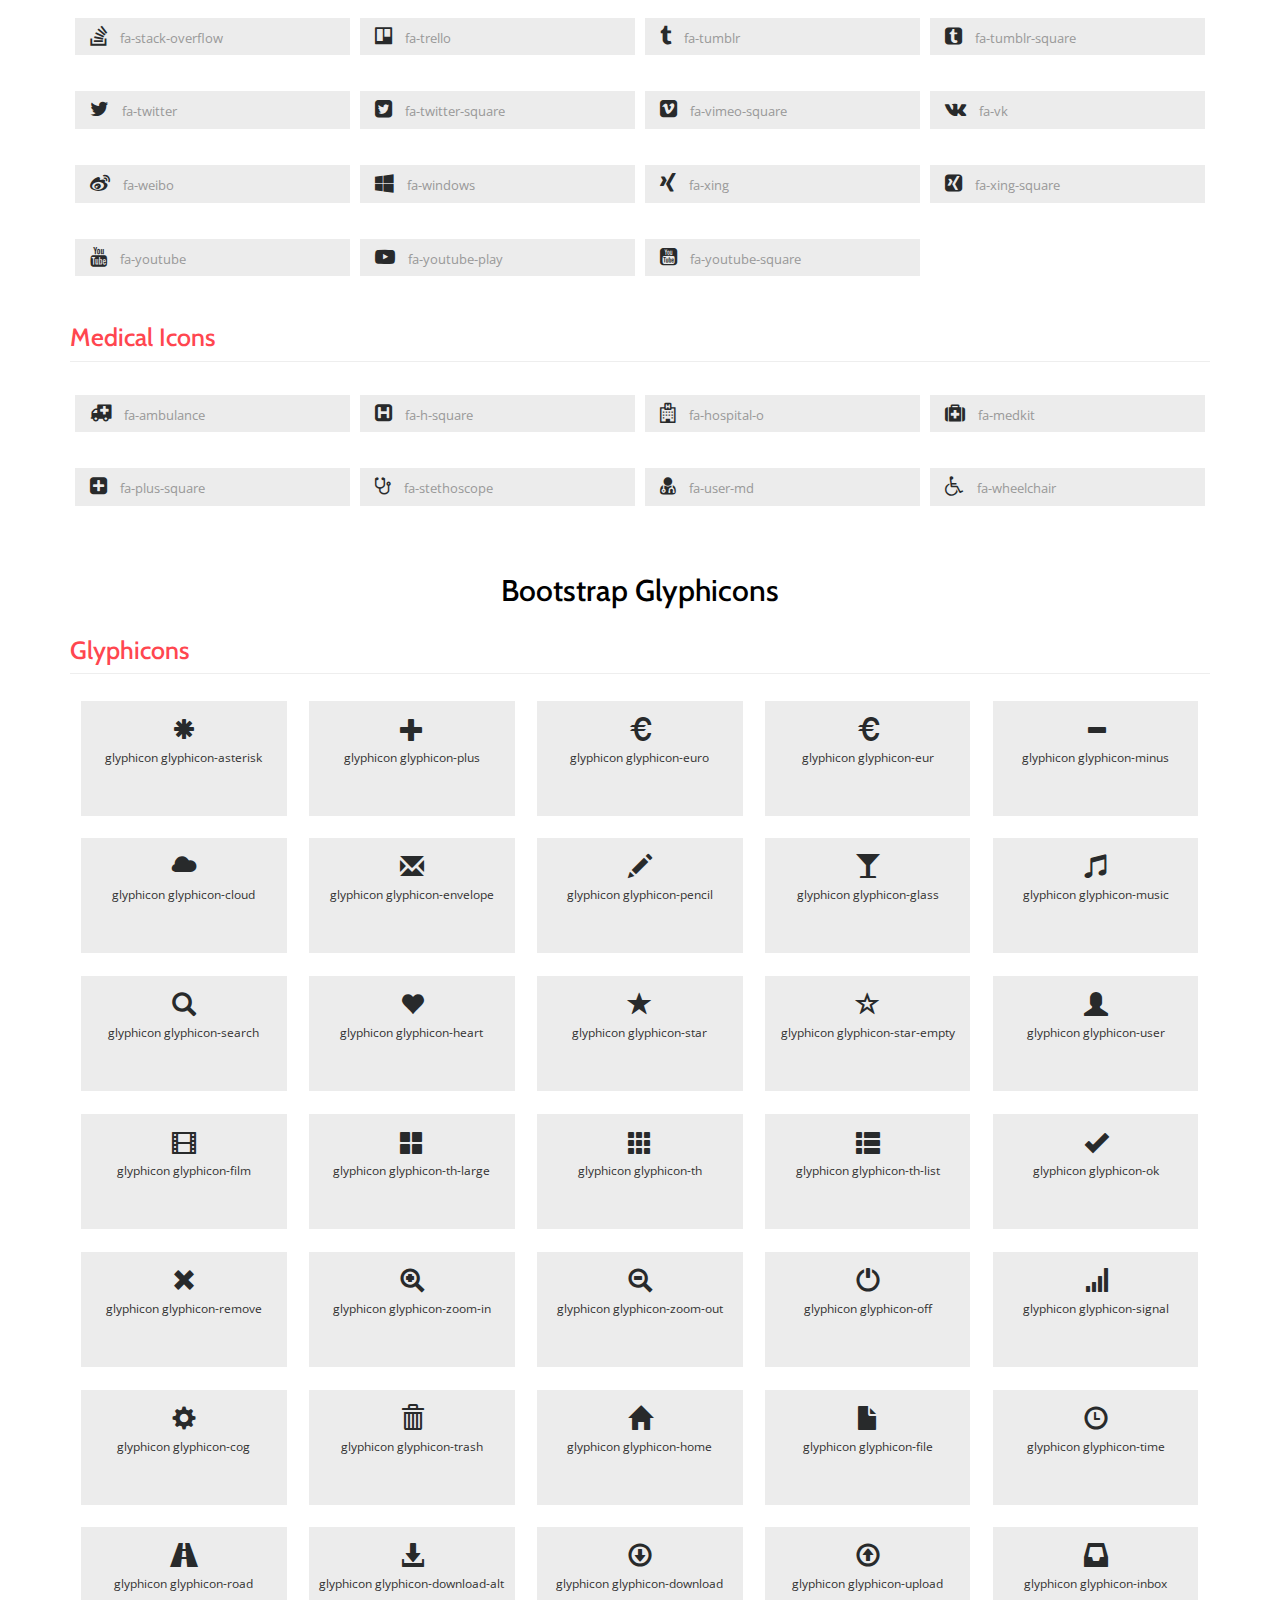
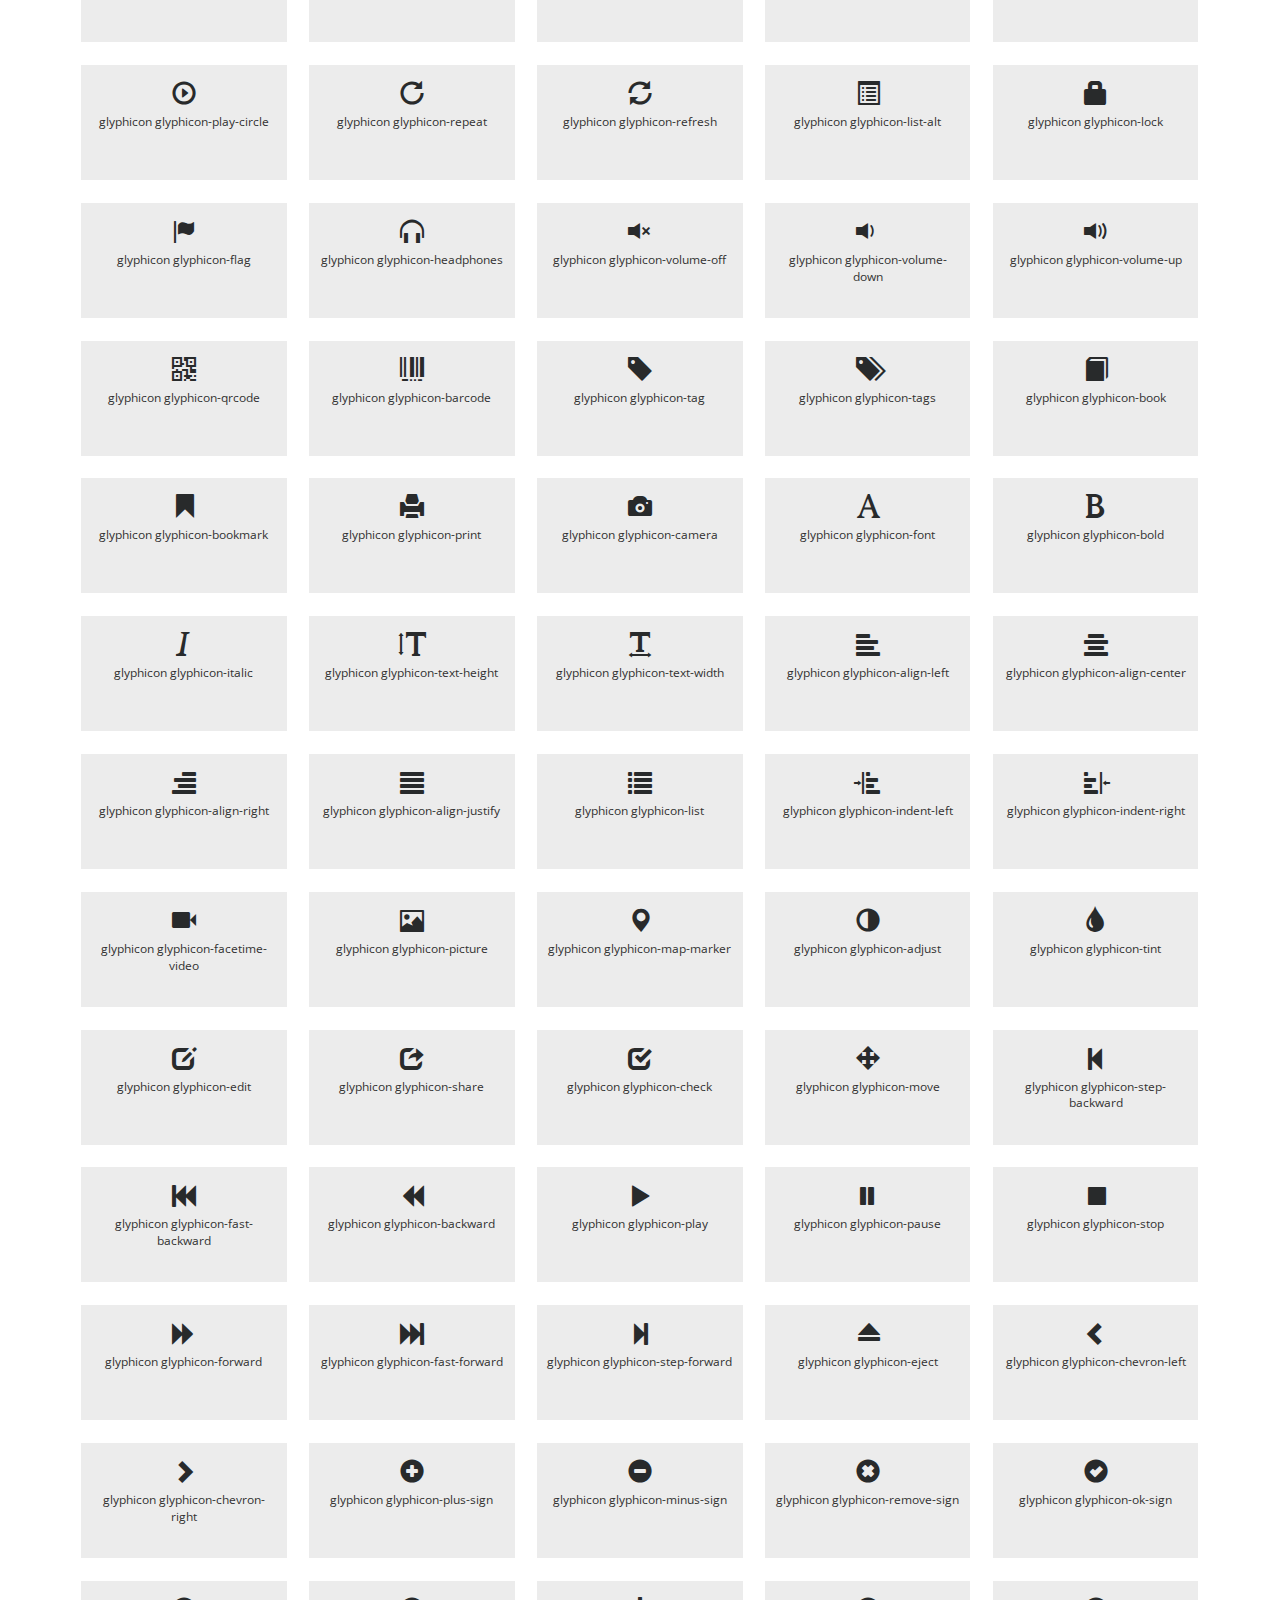
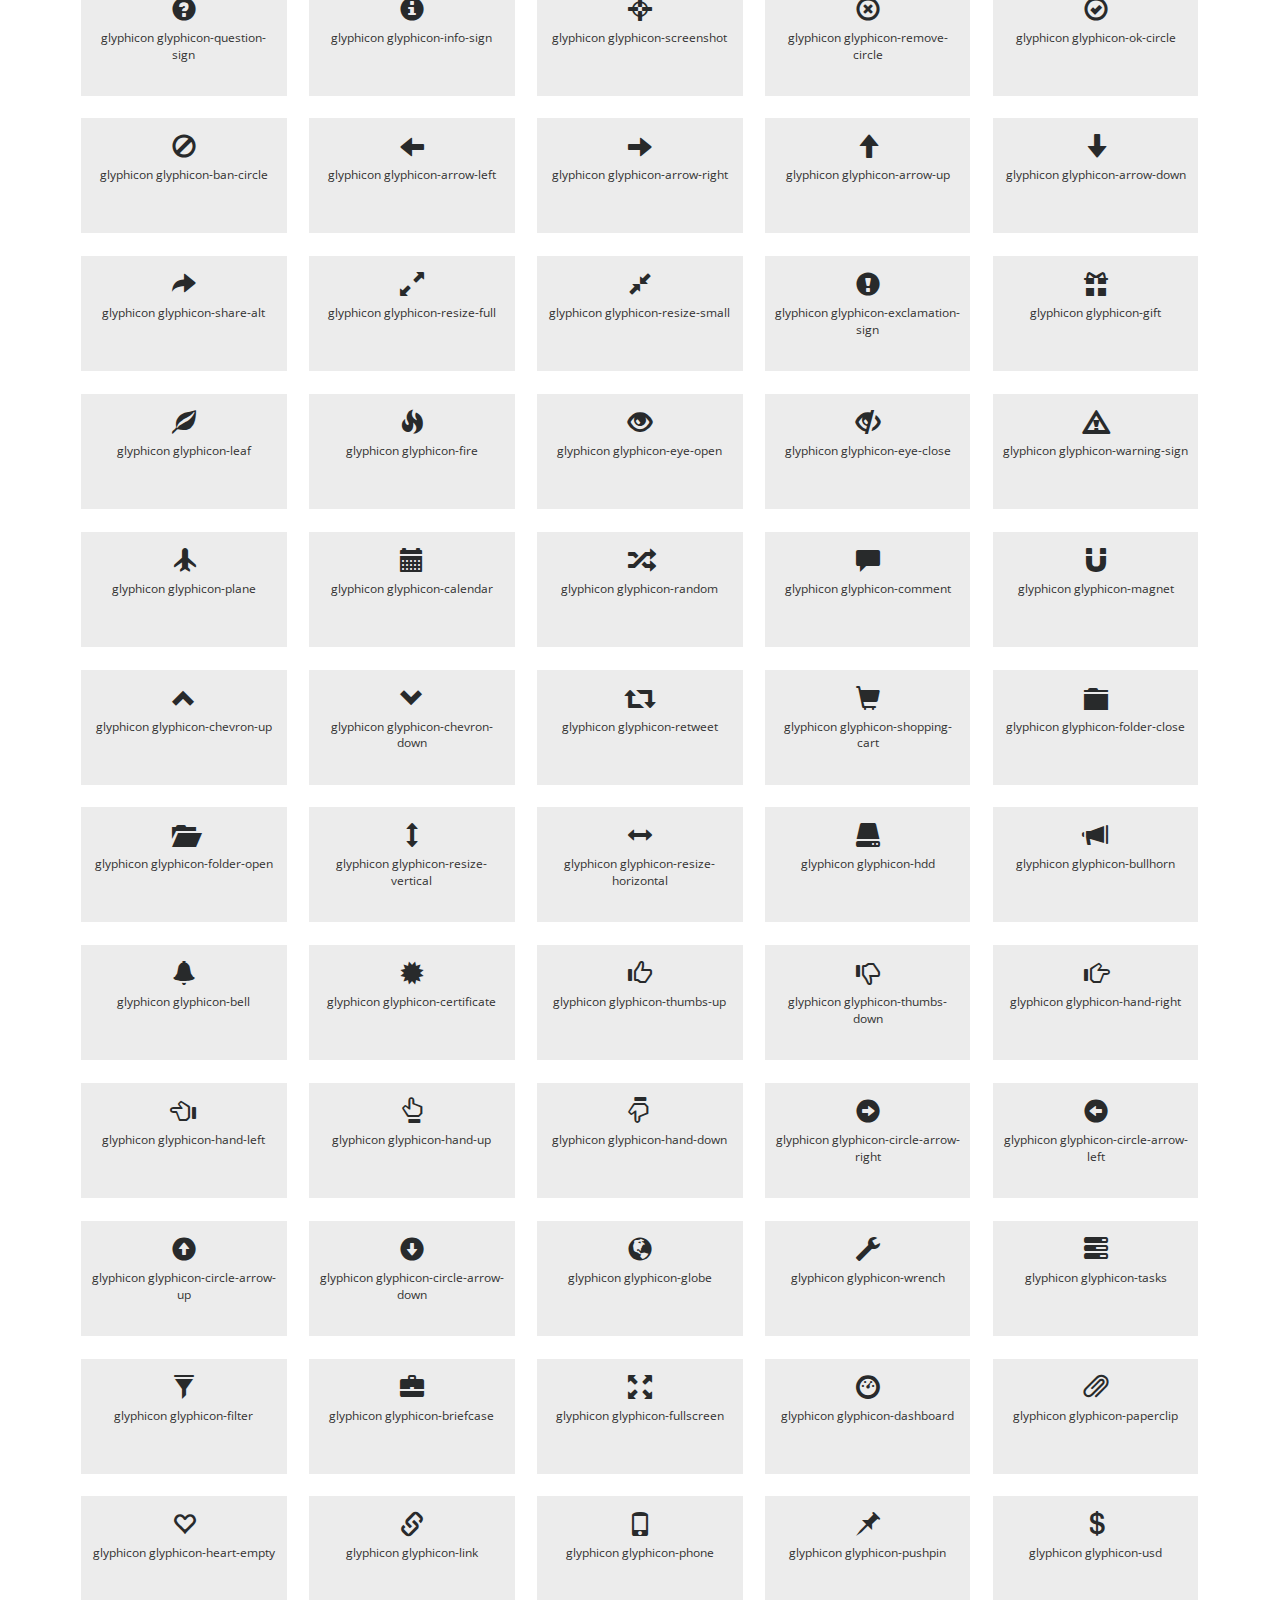
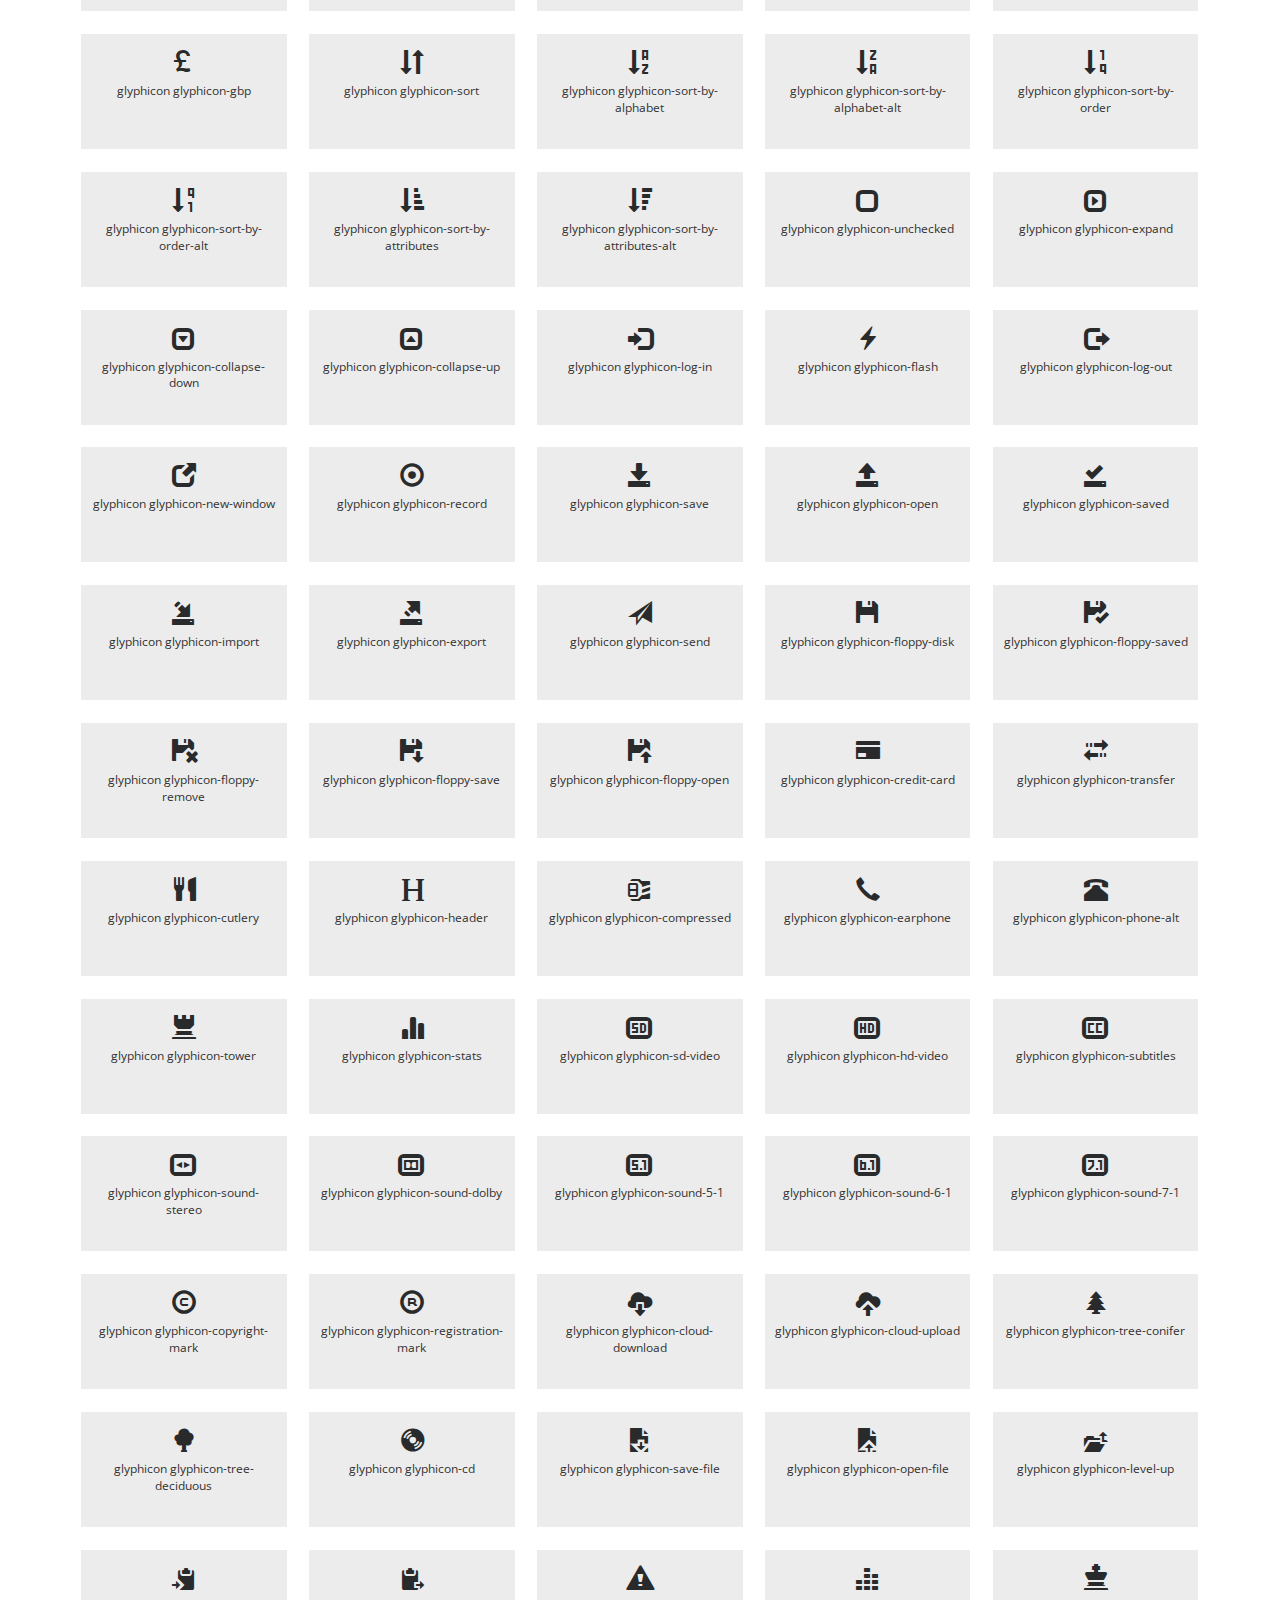
<file: icons.html>
<!DOCTYPE html>
<html lang="en">
<head>
<title>Web Icons</title>
<!-- custom-theme -->
<meta name="viewport" content="width=device-width, initial-scale=1">
<meta http-equiv="Content-Type" content="text/html; charset=utf-8" />
<meta name="keywords" content="" />
<script type="application/x-javascript"> addEventListener("load", function() { setTimeout(hideURLbar, 0); }, false);
		function hideURLbar(){ window.scrollTo(0,1); } </script>
<!-- //custom-theme -->
<link href="css/bootstrap.css" rel="stylesheet" type="text/css" media="all" />
<link href="css/style.css" rel="stylesheet" type="text/css" media="all" />
<!-- js -->
<script type="text/javascript" src="js/jquery-2.1.4.min.js"></script>
<!-- //js -->
<!-- font-awesome-icons -->
<link href="css/font-awesome.css" rel="stylesheet"> 
<!-- //font-awesome-icons -->
<link href="http://fonts.googleapis.com/css?family=Cabin:400,400i,500,500i,600,600i,700,700i&amp;subset=latin-ext,vietnamese" rel="stylesheet">
<link href="http://fonts.googleapis.com/css?family=Open+Sans:300,300i,400,400i,600,600i,700,700i,800,800i&amp;subset=cyrillic,cyrillic-ext,greek,greek-ext,latin-ext,vietnamese" rel="stylesheet">
</head>
	
<body>
<!-- banner -->
	<div class="banner1">
		<div class="container">
			<nav class="navbar navbar-default">
				<div class="navbar-header navbar-left">
					<button type="button" class="navbar-toggle collapsed" data-toggle="collapse" data-target="#bs-example-navbar-collapse-1">
						<span class="sr-only">Toggle navigation</span>
						<span class="icon-bar"></span>
						<span class="icon-bar"></span>
						<span class="icon-bar"></span>
					</button>
					<h1><a class="navbar-brand" href="index.html"><span>C</span><i>ertainty</i></a></h1>
				</div>
				<!-- Collect the nav links, forms, and other content for toggling -->
				<div class="collapse navbar-collapse navbar-right" id="bs-example-navbar-collapse-1">
					<nav class="link-effect-2" id="link-effect-2">
						<ul class="nav navbar-nav">
							<li><a href="index.html" class="effect-3">Home</a></li>
							<li><a href="services.html" class="effect-3">Services</a></li>
							<li><a href="portfolio.html" class="effect-3">Portfolio</a></li>
							<li class="dropdown active">
								<a href="#" class="dropdown-toggle effect-3" data-toggle="dropdown">Short Codes <b class="caret"></b></a>
								<ul class="dropdown-menu agile_short_dropdown">
									<li><a href="icons.html">Web Icons</a></li>
									<li><a href="typography.html">Typography</a></li>
								</ul>
							</li>
							<li><a href="mail.html" class="effect-3">Mail Us</a></li>
						</ul>
					</nav>
				</div>
			</nav>
		</div>
	</div>
<!-- //banner -->
<!-- bootstrap-pop-up -->
	<div class="modal video-modal fade" id="myModal" tabindex="-1" role="dialog" aria-labelledby="myModal">
		<div class="modal-dialog" role="document">
			<div class="modal-content">
				<div class="modal-header">
					Certainty
					<button type="button" class="close" data-dismiss="modal" aria-label="Close"><span aria-hidden="true">&times;</span></button>						
				</div>
				<section>
					<div class="modal-body">
						<img src="images/7.jpg" alt=" " class="img-responsive" />
						<p>Ut enim ad minima veniam, quis nostrum 
							exercitationem ullam corporis suscipit laboriosam, 
							nisi ut aliquid ex ea commodi consequatur? Quis autem 
							vel eum iure reprehenderit qui in ea voluptate velit 
							esse quam nihil molestiae consequatur, vel illum qui 
							dolorem eum fugiat quo voluptas nulla pariatur.
							<i>" Quis autem vel eum iure reprehenderit qui in ea voluptate velit 
								esse quam nihil molestiae consequatur.</i></p>
					</div>
				</section>
			</div>
		</div>
	</div>
<!-- //bootstrap-pop-up -->
<!-- breadcrumbs -->
	<div class="breadcrumbs">
		<div class="container">
			<div class="w3layouts_breadcrumbs_left">
				<ul>
					<li><a href="index.html">Home</a><span>/</span></li>
					<li>Web Icons</li>
				</ul>
			</div>
			<div class="w3layouts_breadcrumbs_right">
				<h2>Web Icons</h2>
			</div>
			<div class="clearfix"> </div>
		</div>
	</div>
<!-- //breadcrumbs -->
<!-- icons -->
	<div class="banner-bottom">
		<div class="container">
			<div class="w3_agileits_icons_page">
				<div class="icons">
					<h3 class="agileits-icons-title">Font Awesome Icons</h3>
					<section id="new">
						<h3 class="page-header page-header icon-subheading">30+ New Icons </h3>							  

						<div class="row fontawesome-icon-list">
							
							
							<div class="icon-box col-md-3 col-sm-4"><a class="agile-icon" href="#"><i class="fa fa-asl-interpreting" aria-hidden="true"></i> fa-asl-interpreting <span class="text-muted">(alias)</span></a></div>
							
							<div class="icon-box col-md-3 col-sm-4"><a class="agile-icon" href="#"><i class="fa fa-assistive-listening-systems" aria-hidden="true"></i> fa-assistive-listening-systems</a></div>
							
							<div class="icon-box col-md-3 col-sm-4"><a class="agile-icon" href="#"><i class="fa fa-audio-description" aria-hidden="true"></i> fa-audio-description</a></div>
							
							  <div class="icon-box col-md-3 col-sm-4"><a class="agile-icon" href="#"><i class="fa fa-blind" aria-hidden="true"></i> fa-blind</a></div>
							
							  <div class="icon-box col-md-3 col-sm-4"><a class="agile-icon" href="#"><i class="fa fa-braille" aria-hidden="true"></i> fa-braille</a></div>
							
							  <div class="icon-box col-md-3 col-sm-4"><a class="agile-icon" href="#"><i class="fa fa-deaf" aria-hidden="true"></i> fa-deaf</a></div>
							
							  <div class="icon-box col-md-3 col-sm-4"><a class="agile-icon" href="#"><i class="fa fa-deafness" aria-hidden="true"></i> deafness <span class="text-muted">(alias)</span></a></div>
							
							  <div class="icon-box col-md-3 col-sm-4"><a class="agile-icon" href="#"><i class="fa fa-envira" aria-hidden="true"></i> fa-envira</a></div>
							
							  <div class="icon-box col-md-3 col-sm-4"><a class="agile-icon" href="#"><i class="fa fa-fa" aria-hidden="true"></i> fa-fa <span class="text-muted">(alias)</span></a></div>
							
							  <div class="icon-box col-md-3 col-sm-4"><a class="agile-icon" href="#"><i class="fa fa-first-order" aria-hidden="true"></i> fa-first-order</a></div>
							
							  <div class="icon-box col-md-3 col-sm-4"><a class="agile-icon" href="#"><i class="fa fa-font-awesome" aria-hidden="true"></i> fa-font-awesome</a></div>
							
							  <div class="icon-box col-md-3 col-sm-4"><a class="agile-icon" href="#"><i class="fa fa-gitlab" aria-hidden="true"></i> fa-gitlab</a></div>
							
							  <div class="icon-box col-md-3 col-sm-4"><a class="agile-icon" href="#"><i class="fa fa-glide" aria-hidden="true"></i> fa-glide</a></div>
							
							  <div class="icon-box col-md-3 col-sm-4"><a class="agile-icon" href="#"><i class="fa fa-glide-g" aria-hidden="true"></i> fa-glide-g</a></div>
							
							  <div class="icon-box col-md-3 col-sm-4"><a class="agile-icon" href="#"><i class="fa fa-google-plus-circle" aria-hidden="true"></i> fa-google-plus-circle <span class="text-muted">(alias)</span></a></div>
							
							  <div class="icon-box col-md-3 col-sm-4"><a class="agile-icon" href="#"><i class="fa fa-google-plus-official" aria-hidden="true"></i> fa-google-plus-official</a></div>
							
							  <div class="icon-box col-md-3 col-sm-4"><a class="agile-icon" href="#"><i class="fa fa-hard-of-hearing" aria-hidden="true"></i> fa-hard-of-hearing <span class="text-muted">(alias)</span></a></div>
							
							  <div class="icon-box col-md-3 col-sm-4"><a class="agile-icon" href="#"><i class="fa fa-instagram" aria-hidden="true"></i> fa-instagram</a></div>
							
							  <div class="icon-box col-md-3 col-sm-4"><a class="agile-icon" href="#"><i class="fa fa-low-vision" aria-hidden="true"></i> fa-low-vision</a></div>
							
							  <div class="icon-box col-md-3 col-sm-4"><a class="agile-icon" href="#"><i class="fa fa-pied-piper" aria-hidden="true"></i> fa-pied-piper</a></div>
							
							  <div class="icon-box col-md-3 col-sm-4"><a class="agile-icon" href="#"><i class="fa fa-question-circle-o" aria-hidden="true"></i> fa-question-circle-o</a></div>
							
							  <div class="icon-box col-md-3 col-sm-4"><a class="agile-icon" href="#"><i class="fa fa-sign-language" aria-hidden="true"></i> fa-sign-language</a></div>
							
							  <div class="icon-box col-md-3 col-sm-4"><a class="agile-icon" href="#"><i class="fa fa-signing" aria-hidden="true"></i> fa-signing <span class="text-muted">(alias)</span></a></div>
							
							  <div class="icon-box col-md-3 col-sm-4"><a class="agile-icon" href="#"><i class="fa fa-snapchat" aria-hidden="true"></i> fa-snapchat</a></div>
							
							  <div class="icon-box col-md-3 col-sm-4"><a class="agile-icon" href="#"><i class="fa fa-snapchat-ghost" aria-hidden="true"></i> fa-snapchat-ghost</a></div>
							
							  <div class="icon-box col-md-3 col-sm-4"><a class="agile-icon" href="#"><i class="fa fa-snapchat-square" aria-hidden="true"></i> fa-snapchat-square</a></div>
							
							  <div class="icon-box col-md-3 col-sm-4"><a class="agile-icon" href="#"><i class="fa fa-themeisle" aria-hidden="true"></i> fa-themeisle</a></div>
							
							  <div class="icon-box col-md-3 col-sm-4"><a class="agile-icon" href="#"><i class="fa fa-universal-access" aria-hidden="true"></i> fa-universal-access</a></div>
							
							  <div class="icon-box col-md-3 col-sm-4"><a class="agile-icon" href="#"><i class="fa fa-viadeo" aria-hidden="true"></i> fa-viadeo</a></div>
							
							  <div class="icon-box col-md-3 col-sm-4"><a class="agile-icon" href="#"><i class="fa fa-viadeo-square" aria-hidden="true"></i> fa-viadeo-square</a></div>
							
							  <div class="icon-box col-md-3 col-sm-4"><a class="agile-icon" href="#"><i class="fa fa-volume-control-phone" aria-hidden="true"></i> fa-volume-control-phone</a></div>
							
							  <div class="icon-box col-md-3 col-sm-4"><a class="agile-icon" href="#"><i class="fa fa-wheelchair-alt" aria-hidden="true"></i> fa-wheelchair-alt</a></div>
							
							  <div class="icon-box col-md-3 col-sm-4"><a class="agile-icon" href="#"><i class="fa fa-wpbeginner" aria-hidden="true"></i> fa-wpbeginner</a></div>
							
							  <div class="icon-box col-md-3 col-sm-4"><a class="agile-icon" href="#"><i class="fa fa-wpforms" aria-hidden="true"></i> fa-wpforms</a></div>
							
							  <div class="icon-box col-md-3 col-sm-4"><a class="agile-icon" href="#"><i class="fa fa-yoast" aria-hidden="true"></i> fa-yoast</a></div>
							
						  </div>

						</section>

					<div class="section group">
							<div class="box"> 
								<div class="title ">
									<h3 class="page-header icon-subheading">Web Application Icons</h3>
								</div>
								<div class="box_content"> 
									<div class="fontawesome-icon-list"> 
										<div class="icon-box col-md-3 col-sm-4"><a class="agile-icon" href="#"><i class="fa fa-adjust"></i> fa-adjust</a></div>
								
										<div class="icon-box col-md-3 col-sm-4"><a class="agile-icon" href="#"><i class="fa fa-anchor"></i> fa-anchor</a></div>
								
										<div class="icon-box col-md-3 col-sm-4"><a class="agile-icon" href="#"><i class="fa fa-archive"></i> fa-archive</a></div>
								
										<div class="icon-box col-md-3 col-sm-4"><a class="agile-icon" href="#"><i class="fa fa-arrows"></i> fa-arrows</a></div>
								
										<div class="icon-box col-md-3 col-sm-4"><a class="agile-icon" href="#"><i class="fa fa-arrows-h"></i> fa-arrows-h</a></div>
								
										<div class="icon-box col-md-3 col-sm-4"><a class="agile-icon" href="#"><i class="fa fa-arrows-v"></i> fa-arrows-v</a></div>
								
										<div class="icon-box col-md-3 col-sm-4"><a class="agile-icon" href="#"><i class="fa fa-asterisk"></i> fa-asterisk</a></div>
								
										<div class="icon-box col-md-3 col-sm-4"><a class="agile-icon" href="#"><i class="fa fa-ban"></i> fa-ban</a></div>
								
										<div class="icon-box col-md-3 col-sm-4"><a class="agile-icon" href="#"><i class="fa fa-bar-chart-o"></i> fa-bar-chart-o</a></div>
								
										<div class="icon-box col-md-3 col-sm-4"><a class="agile-icon" href="#"><i class="fa fa-barcode"></i> fa-barcode</a></div>
								
										<div class="icon-box col-md-3 col-sm-4"><a class="agile-icon" href="#"><i class="fa fa-bars"></i> fa-bars</a></div>
								
										<div class="icon-box col-md-3 col-sm-4"><a class="agile-icon" href="#"><i class="fa fa-beer"></i> fa-beer</a></div>
								
										<div class="icon-box col-md-3 col-sm-4"><a class="agile-icon" href="#"><i class="fa fa-bell"></i> fa-bell</a></div>
								
										<div class="icon-box col-md-3 col-sm-4"><a class="agile-icon" href="#"><i class="fa fa-bell-o"></i> fa-bell-o</a></div>
								
										<div class="icon-box col-md-3 col-sm-4"><a class="agile-icon" href="#"><i class="fa fa-bolt"></i> fa-bolt</a></div>
								
										<div class="icon-box col-md-3 col-sm-4"><a class="agile-icon" href="#"><i class="fa fa-book"></i> fa-book</a></div>
								
										<div class="icon-box col-md-3 col-sm-4"><a class="agile-icon" href="#"><i class="fa fa-bookmark"></i> fa-bookmark</a></div>
								
										<div class="icon-box col-md-3 col-sm-4"><a class="agile-icon" href="#"><i class="fa fa-bookmark-o"></i> fa-bookmark-o</a></div>
								
										<div class="icon-box col-md-3 col-sm-4"><a class="agile-icon" href="#"><i class="fa fa-briefcase"></i> fa-briefcase</a></div>
								
										<div class="icon-box col-md-3 col-sm-4"><a class="agile-icon" href="#"><i class="fa fa-bug"></i> fa-bug</a></div>
								
										<div class="icon-box col-md-3 col-sm-4"><a class="agile-icon" href="#"><i class="fa fa-building-o"></i> fa-building-o</a></div>
								
										<div class="icon-box col-md-3 col-sm-4"><a class="agile-icon" href="#"><i class="fa fa-bullhorn"></i> fa-bullhorn</a></div>
								
										<div class="icon-box col-md-3 col-sm-4"><a class="agile-icon" href="#"><i class="fa fa-bullseye"></i> fa-bullseye</a></div>
								
										<div class="icon-box col-md-3 col-sm-4"><a class="agile-icon" href="#"><i class="fa fa-calendar"></i> fa-calendar</a></div>
								
										<div class="icon-box col-md-3 col-sm-4"><a class="agile-icon" href="#"><i class="fa fa-calendar-o"></i> fa-calendar-o</a></div>
								
										<div class="icon-box col-md-3 col-sm-4"><a class="agile-icon" href="#"><i class="fa fa-camera"></i> fa-camera</a></div>
								
										<div class="icon-box col-md-3 col-sm-4"><a class="agile-icon" href="#"><i class="fa fa-camera-retro"></i> fa-camera-retro</a></div>
								
										<div class="icon-box col-md-3 col-sm-4"><a class="agile-icon" href="#"><i class="fa fa-caret-square-o-down"></i> fa-caret-square-o-down</a></div>
								
										<div class="icon-box col-md-3 col-sm-4"><a class="agile-icon" href="#"><i class="fa fa-caret-square-o-left"></i> fa-caret-square-o-left</a></div>
								
										<div class="icon-box col-md-3 col-sm-4"><a class="agile-icon" href="#"><i class="fa fa-caret-square-o-right"></i> fa-caret-square-o-right</a></div>
								
										<div class="icon-box col-md-3 col-sm-4"><a class="agile-icon" href="#"><i class="fa fa-caret-square-o-up"></i> fa-caret-square-o-up</a></div>
								
										<div class="icon-box col-md-3 col-sm-4"><a class="agile-icon" href="#"><i class="fa fa-certificate"></i> fa-certificate</a></div>
								
										<div class="icon-box col-md-3 col-sm-4"><a class="agile-icon" href="#"><i class="fa fa-check"></i> fa-check</a></div>
								
										<div class="icon-box col-md-3 col-sm-4"><a class="agile-icon" href="#"><i class="fa fa-check-circle"></i> fa-check-circle</a></div>
								
										<div class="icon-box col-md-3 col-sm-4"><a class="agile-icon" href="#"><i class="fa fa-check-circle-o"></i> fa-check-circle-o</a></div>
								
										<div class="icon-box col-md-3 col-sm-4"><a class="agile-icon" href="#"><i class="fa fa-check-square"></i> fa-check-square</a></div>
								
										<div class="icon-box col-md-3 col-sm-4"><a class="agile-icon" href="#"><i class="fa fa-check-square-o"></i> fa-check-square-o</a></div>
								
										<div class="icon-box col-md-3 col-sm-4"><a class="agile-icon" href="#"><i class="fa fa-circle"></i> fa-circle</a></div>
								
										<div class="icon-box col-md-3 col-sm-4"><a class="agile-icon" href="#"><i class="fa fa-circle-o"></i> fa-circle-o</a></div>
								
										<div class="icon-box col-md-3 col-sm-4"><a class="agile-icon" href="#"><i class="fa fa-clock-o"></i> fa-clock-o</a></div>
								
										<div class="icon-box col-md-3 col-sm-4"><a class="agile-icon" href="#"><i class="fa fa-cloud"></i> fa-cloud</a></div>
								
										<div class="icon-box col-md-3 col-sm-4"><a class="agile-icon" href="#"><i class="fa fa-cloud-download"></i> fa-cloud-download</a></div>
								
										<div class="icon-box col-md-3 col-sm-4"><a class="agile-icon" href="#"><i class="fa fa-cloud-upload"></i> fa-cloud-upload</a></div>
								
										<div class="icon-box col-md-3 col-sm-4"><a class="agile-icon" href="#"><i class="fa fa-code"></i> fa-code</a></div>
								
										<div class="icon-box col-md-3 col-sm-4"><a class="agile-icon" href="#"><i class="fa fa-code-fork"></i> fa-code-fork</a></div>
								
										<div class="icon-box col-md-3 col-sm-4"><a class="agile-icon" href="#"><i class="fa fa-coffee"></i> fa-coffee</a></div>
								
										<div class="icon-box col-md-3 col-sm-4"><a class="agile-icon" href="#"><i class="fa fa-cog"></i> fa-cog</a></div>
								
										<div class="icon-box col-md-3 col-sm-4"><a class="agile-icon" href="#"><i class="fa fa-cogs"></i> fa-cogs</a></div>
								
										<div class="icon-box col-md-3 col-sm-4"><a class="agile-icon" href="#"><i class="fa fa-comment"></i> fa-comment</a></div>
								
										<div class="icon-box col-md-3 col-sm-4"><a class="agile-icon" href="#"><i class="fa fa-comment-o"></i> fa-comment-o</a></div>
								
										<div class="icon-box col-md-3 col-sm-4"><a class="agile-icon" href="#"><i class="fa fa-comments"></i> fa-comments</a></div>
								
										<div class="icon-box col-md-3 col-sm-4"><a class="agile-icon" href="#"><i class="fa fa-comments-o"></i> fa-comments-o</a></div>
								
										<div class="icon-box col-md-3 col-sm-4"><a class="agile-icon" href="#"><i class="fa fa-compass"></i> fa-compass</a></div>
								
										<div class="icon-box col-md-3 col-sm-4"><a class="agile-icon" href="#"><i class="fa fa-credit-card"></i> fa-credit-card</a></div>
								
										<div class="icon-box col-md-3 col-sm-4"><a class="agile-icon" href="#"><i class="fa fa-crop"></i> fa-crop</a></div>
								
										<div class="icon-box col-md-3 col-sm-4"><a class="agile-icon" href="#"><i class="fa fa-crosshairs"></i> fa-crosshairs</a></div>
								
										<div class="icon-box col-md-3 col-sm-4"><a class="agile-icon" href="#"><i class="fa fa-cutlery"></i> fa-cutlery</a></div>
								
										<div class="icon-box col-md-3 col-sm-4"><a class="agile-icon" href="#"><i class="fa fa-dashboard"></i> fa-dashboard <span class="text-muted">(alias)</span></a></div>
								
										<div class="icon-box col-md-3 col-sm-4"><a class="agile-icon" href="#"><i class="fa fa-desktop"></i> fa-desktop</a></div>
								
										<div class="icon-box col-md-3 col-sm-4"><a class="agile-icon" href="#"><i class="fa fa-dot-circle-o"></i> fa-dot-circle-o</a></div>
								
										<div class="icon-box col-md-3 col-sm-4"><a class="agile-icon" href="#"><i class="fa fa-download"></i> fa-download</a></div>
								
										<div class="icon-box col-md-3 col-sm-4"><a class="agile-icon" href="#"><i class="fa fa-edit"></i> fa-edit <span class="text-muted">(alias)</span></a></div>
								
										<div class="icon-box col-md-3 col-sm-4"><a class="agile-icon" href="#"><i class="fa fa-ellipsis-h"></i> fa-ellipsis-h</a></div>
								
										<div class="icon-box col-md-3 col-sm-4"><a class="agile-icon" href="#"><i class="fa fa-ellipsis-v"></i> fa-ellipsis-v</a></div>
								
										<div class="icon-box col-md-3 col-sm-4"><a class="agile-icon" href="#"><i class="fa fa-envelope"></i> fa-envelope</a></div>
								
										<div class="icon-box col-md-3 col-sm-4"><a class="agile-icon" href="#"><i class="fa fa-envelope-o"></i> fa-envelope-o</a></div>
								
										<div class="icon-box col-md-3 col-sm-4"><a class="agile-icon" href="#"><i class="fa fa-eraser"></i> fa-eraser</a></div>
								
										<div class="icon-box col-md-3 col-sm-4"><a class="agile-icon" href="#"><i class="fa fa-exchange"></i> fa-exchange</a></div>
								
										<div class="icon-box col-md-3 col-sm-4"><a class="agile-icon" href="#"><i class="fa fa-exclamation"></i> fa-exclamation</a></div>
								
										<div class="icon-box col-md-3 col-sm-4"><a class="agile-icon" href="#"><i class="fa fa-exclamation-circle"></i> fa-exclamation-circle</a></div>
								
										<div class="icon-box col-md-3 col-sm-4"><a class="agile-icon" href="#"><i class="fa fa-exclamation-triangle"></i> fa-exclamation-triangle</a></div>
								
										<div class="icon-box col-md-3 col-sm-4"><a class="agile-icon" href="#"><i class="fa fa-external-link"></i> fa-external-link</a></div>
								
										<div class="icon-box col-md-3 col-sm-4"><a class="agile-icon" href="#"><i class="fa fa-external-link-square"></i> fa-external-link-square</a></div>
								
										<div class="icon-box col-md-3 col-sm-4"><a class="agile-icon" href="#"><i class="fa fa-eye"></i> fa-eye</a></div>
								
										<div class="icon-box col-md-3 col-sm-4"><a class="agile-icon" href="#"><i class="fa fa-eye-slash"></i> fa-eye-slash</a></div>
								
										<div class="icon-box col-md-3 col-sm-4"><a class="agile-icon" href="#"><i class="fa fa-female"></i> fa-female</a></div>
								
										<div class="icon-box col-md-3 col-sm-4"><a class="agile-icon" href="#"><i class="fa fa-fighter-jet"></i> fa-fighter-jet</a></div>
								
										<div class="icon-box col-md-3 col-sm-4"><a class="agile-icon" href="#"><i class="fa fa-film"></i> fa-film</a></div>
								
										<div class="icon-box col-md-3 col-sm-4"><a class="agile-icon" href="#"><i class="fa fa-filter"></i> fa-filter</a></div>
								
										<div class="icon-box col-md-3 col-sm-4"><a class="agile-icon" href="#"><i class="fa fa-fire"></i> fa-fire</a></div>
								
										<div class="icon-box col-md-3 col-sm-4"><a class="agile-icon" href="#"><i class="fa fa-fire-extinguisher"></i> fa-fire-extinguisher</a></div>
								
										<div class="icon-box col-md-3 col-sm-4"><a class="agile-icon" href="#"><i class="fa fa-flag"></i> fa-flag</a></div>
								
										<div class="icon-box col-md-3 col-sm-4"><a class="agile-icon" href="#"><i class="fa fa-flag-checkered"></i> fa-flag-checkered</a></div>
								
										<div class="icon-box col-md-3 col-sm-4"><a class="agile-icon" href="#"><i class="fa fa-flag-o"></i> fa-flag-o</a></div>
								
										<div class="icon-box col-md-3 col-sm-4"><a class="agile-icon" href="#"><i class="fa fa-flash"></i> fa-flash <span class="text-muted">(alias)</span></a></div>
								
										<div class="icon-box col-md-3 col-sm-4"><a class="agile-icon" href="#"><i class="fa fa-flask"></i> fa-flask</a></div>
								
										<div class="icon-box col-md-3 col-sm-4"><a class="agile-icon" href="#"><i class="fa fa-folder"></i> fa-folder</a></div>
								
										<div class="icon-box col-md-3 col-sm-4"><a class="agile-icon" href="#"><i class="fa fa-folder-o"></i> fa-folder-o</a></div>
								
										<div class="icon-box col-md-3 col-sm-4"><a class="agile-icon" href="#"><i class="fa fa-folder-open"></i> fa-folder-open</a></div>
								
										<div class="icon-box col-md-3 col-sm-4"><a class="agile-icon" href="#"><i class="fa fa-folder-open-o"></i> fa-folder-open-o</a></div>
								
										<div class="icon-box col-md-3 col-sm-4"><a class="agile-icon" href="#"><i class="fa fa-frown-o"></i> fa-frown-o</a></div>
								
										<div class="icon-box col-md-3 col-sm-4"><a class="agile-icon" href="#"><i class="fa fa-gamepad"></i> fa-gamepad</a></div>
								
										<div class="icon-box col-md-3 col-sm-4"><a class="agile-icon" href="#"><i class="fa fa-gavel"></i> fa-gavel</a></div>
								
										<div class="icon-box col-md-3 col-sm-4"><a class="agile-icon" href="#"><i class="fa fa-gear"></i> fa-gear <span class="text-muted">(alias)</span></a></div>
								
										<div class="icon-box col-md-3 col-sm-4"><a class="agile-icon" href="#"><i class="fa fa-gears"></i> fa-gears <span class="text-muted">(alias)</span></a></div>
								
										<div class="icon-box col-md-3 col-sm-4"><a class="agile-icon" href="#"><i class="fa fa-gift"></i> fa-gift</a></div>
								
										<div class="icon-box col-md-3 col-sm-4"><a class="agile-icon" href="#"><i class="fa fa-glass"></i> fa-glass</a></div>
								
										<div class="icon-box col-md-3 col-sm-4"><a class="agile-icon" href="#"><i class="fa fa-globe"></i> fa-globe</a></div>
								
										<div class="icon-box col-md-3 col-sm-4"><a class="agile-icon" href="#"><i class="fa fa-group"></i> fa-group <span class="text-muted">(alias)</span></a></div>
								
										<div class="icon-box col-md-3 col-sm-4"><a class="agile-icon" href="#"><i class="fa fa-hdd-o"></i> fa-hdd-o</a></div>
								
										<div class="icon-box col-md-3 col-sm-4"><a class="agile-icon" href="#"><i class="fa fa-headphones"></i> fa-headphones</a></div>
								
										<div class="icon-box col-md-3 col-sm-4"><a class="agile-icon" href="#"><i class="fa fa-heart"></i> fa-heart</a></div>
								
										<div class="icon-box col-md-3 col-sm-4"><a class="agile-icon" href="#"><i class="fa fa-heart-o"></i> fa-heart-o</a></div>
								
										<div class="icon-box col-md-3 col-sm-4"><a class="agile-icon" href="#"><i class="fa fa-home"></i> fa-home</a></div>
								
										<div class="icon-box col-md-3 col-sm-4"><a class="agile-icon" href="#"><i class="fa fa-inbox"></i> fa-inbox</a></div>
								
										<div class="icon-box col-md-3 col-sm-4"><a class="agile-icon" href="#"><i class="fa fa-info"></i> fa-info</a></div>
								
										<div class="icon-box col-md-3 col-sm-4"><a class="agile-icon" href="#info-circle"><i class="fa fa-info-circle"></i> fa-info-circle</a></div>
								
										<div class="icon-box col-md-3 col-sm-4"><a class="agile-icon" href="#key"><i class="fa fa-key"></i> fa-key</a></div>
								
										<div class="icon-box col-md-3 col-sm-4"><a class="agile-icon" href="#keyboard-o"><i class="fa fa-keyboard-o"></i> fa-keyboard-o</a></div>
								
										<div class="icon-box col-md-3 col-sm-4"><a class="agile-icon" href="#laptop"><i class="fa fa-laptop"></i> fa-laptop</a></div>
								
										<div class="icon-box col-md-3 col-sm-4"><a class="agile-icon" href="#leaf"><i class="fa fa-leaf"></i> fa-leaf</a></div>
								
										<div class="icon-box col-md-3 col-sm-4"><a class="agile-icon" href="#gavel"><i class="fa fa-legal"></i> fa-legal <span class="text-muted">(alias)</span></a></div>
								
										<div class="icon-box col-md-3 col-sm-4"><a class="agile-icon" href="#lemon-o"><i class="fa fa-lemon-o"></i> fa-lemon-o</a></div>
								
										<div class="icon-box col-md-3 col-sm-4"><a class="agile-icon" href="#level-down"><i class="fa fa-level-down"></i> fa-level-down</a></div>
								
										<div class="icon-box col-md-3 col-sm-4"><a class="agile-icon" href="#level-up"><i class="fa fa-level-up"></i> fa-level-up</a></div>
								
										<div class="icon-box col-md-3 col-sm-4"><a class="agile-icon" href="#lightbulb-o"><i class="fa fa-lightbulb-o"></i> fa-lightbulb-o</a></div>
								
										<div class="icon-box col-md-3 col-sm-4"><a class="agile-icon" href="#location-arrow"><i class="fa fa-location-arrow"></i> fa-location-arrow</a></div>
								
										<div class="icon-box col-md-3 col-sm-4"><a class="agile-icon" href="#lock"><i class="fa fa-lock"></i> fa-lock</a></div>
								
										<div class="icon-box col-md-3 col-sm-4"><a class="agile-icon" href="#magic"><i class="fa fa-magic"></i> fa-magic</a></div>
								
										<div class="icon-box col-md-3 col-sm-4"><a class="agile-icon" href="#magnet"><i class="fa fa-magnet"></i> fa-magnet</a></div>
								
										<div class="icon-box col-md-3 col-sm-4"><a class="agile-icon" href="#share"><i class="fa fa-mail-forward"></i> fa-mail-forward <span class="text-muted">(alias)</span></a></div>
								
										<div class="icon-box col-md-3 col-sm-4"><a class="agile-icon" href="#reply"><i class="fa fa-mail-reply"></i> fa-mail-reply <span class="text-muted">(alias)</span></a></div>
								
										<div class="icon-box col-md-3 col-sm-4"><a class="agile-icon" href="#mail-reply-all"><i class="fa fa-mail-reply-all"></i> fa-mail-reply-all</a></div>
								
										<div class="icon-box col-md-3 col-sm-4"><a class="agile-icon" href="#male"><i class="fa fa-male"></i> fa-male</a></div>
								
										<div class="icon-box col-md-3 col-sm-4"><a class="agile-icon" href="#map-marker"><i class="fa fa-map-marker"></i> fa-map-marker</a></div>
								
										<div class="icon-box col-md-3 col-sm-4"><a class="agile-icon" href="#meh-o"><i class="fa fa-meh-o"></i> fa-meh-o</a></div>
								
										<div class="icon-box col-md-3 col-sm-4"><a class="agile-icon" href="#microphone"><i class="fa fa-microphone"></i> fa-microphone</a></div>
								
										<div class="icon-box col-md-3 col-sm-4"><a class="agile-icon" href="#microphone-slash"><i class="fa fa-microphone-slash"></i> fa-microphone-slash</a></div>
								
										<div class="icon-box col-md-3 col-sm-4"><a class="agile-icon" href="#minus"><i class="fa fa-minus"></i> fa-minus</a></div>
								
										<div class="icon-box col-md-3 col-sm-4"><a class="agile-icon" href="#minus-circle"><i class="fa fa-minus-circle"></i> fa-minus-circle</a></div>
								
										<div class="icon-box col-md-3 col-sm-4"><a class="agile-icon" href="#minus-square"><i class="fa fa-minus-square"></i> fa-minus-square</a></div>
								
										<div class="icon-box col-md-3 col-sm-4"><a class="agile-icon" href="#minus-square-o"><i class="fa fa-minus-square-o"></i> fa-minus-square-o</a></div>
								
										<div class="icon-box col-md-3 col-sm-4"><a class="agile-icon" href="#mobile"><i class="fa fa-mobile"></i> fa-mobile</a></div>
								
										<div class="icon-box col-md-3 col-sm-4"><a class="agile-icon" href="#mobile"><i class="fa fa-mobile-phone"></i> fa-mobile-phone <span class="text-muted">(alias)</span></a></div>
								
										<div class="icon-box col-md-3 col-sm-4"><a class="agile-icon" href="#money"><i class="fa fa-money"></i> fa-money</a></div>
								
										<div class="icon-box col-md-3 col-sm-4"><a class="agile-icon" href="#moon-o"><i class="fa fa-moon-o"></i> fa-moon-o</a></div>
								
										<div class="icon-box col-md-3 col-sm-4"><a class="agile-icon" href="#music"><i class="fa fa-music"></i> fa-music</a></div>
								
										<div class="icon-box col-md-3 col-sm-4"><a class="agile-icon" href="#pencil"><i class="fa fa-pencil"></i> fa-pencil</a></div>
								
										<div class="icon-box col-md-3 col-sm-4"><a class="agile-icon" href="#pencil-square"><i class="fa fa-pencil-square"></i> fa-pencil-square</a></div>
								
										<div class="icon-box col-md-3 col-sm-4"><a class="agile-icon" href="#pencil-square-o"><i class="fa fa-pencil-square-o"></i> fa-pencil-square-o</a></div>
								
										<div class="icon-box col-md-3 col-sm-4"><a class="agile-icon" href="#phone"><i class="fa fa-phone"></i> fa-phone</a></div>
								
										<div class="icon-box col-md-3 col-sm-4"><a class="agile-icon" href="#phone-square"><i class="fa fa-phone-square"></i> fa-phone-square</a></div>
								
										<div class="icon-box col-md-3 col-sm-4"><a class="agile-icon" href="#picture-o"><i class="fa fa-picture-o"></i> fa-picture-o</a></div>
								
										<div class="icon-box col-md-3 col-sm-4"><a class="agile-icon" href="#plane"><i class="fa fa-plane"></i> fa-plane</a></div>
								
										<div class="icon-box col-md-3 col-sm-4"><a class="agile-icon" href="#plus"><i class="fa fa-plus"></i> fa-plus</a></div>
								
										<div class="icon-box col-md-3 col-sm-4"><a class="agile-icon" href="#plus-circle"><i class="fa fa-plus-circle"></i> fa-plus-circle</a></div>
								
										<div class="icon-box col-md-3 col-sm-4"><a class="agile-icon" href="#plus-square"><i class="fa fa-plus-square"></i> fa-plus-square</a></div>
								
										<div class="icon-box col-md-3 col-sm-4"><a class="agile-icon" href="#plus-square-o"><i class="fa fa-plus-square-o"></i> fa-plus-square-o</a></div>
								
										<div class="icon-box col-md-3 col-sm-4"><a class="agile-icon" href="#power-off"><i class="fa fa-power-off"></i> fa-power-off</a></div>
								
										<div class="icon-box col-md-3 col-sm-4"><a class="agile-icon" href="#print"><i class="fa fa-print"></i> fa-print</a></div>
								
										<div class="icon-box col-md-3 col-sm-4"><a class="agile-icon" href="#puzzle-piece"><i class="fa fa-puzzle-piece"></i> fa-puzzle-piece</a></div>
								
										<div class="icon-box col-md-3 col-sm-4"><a class="agile-icon" href="#qrcode"><i class="fa fa-qrcode"></i> fa-qrcode</a></div>
								
										<div class="icon-box col-md-3 col-sm-4"><a class="agile-icon" href="#question"><i class="fa fa-question"></i> fa-question</a></div>
								
										<div class="icon-box col-md-3 col-sm-4"><a class="agile-icon" href="#question-circle"><i class="fa fa-question-circle"></i> fa-question-circle</a></div>
								
										<div class="icon-box col-md-3 col-sm-4"><a class="agile-icon" href="#quote-left"><i class="fa fa-quote-left"></i> fa-quote-left</a></div>
								
										<div class="icon-box col-md-3 col-sm-4"><a class="agile-icon" href="#quote-right"><i class="fa fa-quote-right"></i> fa-quote-right</a></div>
								
										<div class="icon-box col-md-3 col-sm-4"><a class="agile-icon" href="#random"><i class="fa fa-random"></i> fa-random</a></div>
								
										<div class="icon-box col-md-3 col-sm-4"><a class="agile-icon" href="#refresh"><i class="fa fa-refresh"></i> fa-refresh</a></div>
								
										<div class="icon-box col-md-3 col-sm-4"><a class="agile-icon" href="#reply"><i class="fa fa-reply"></i> fa-reply</a></div>
								
										<div class="icon-box col-md-3 col-sm-4"><a class="agile-icon" href="#reply-all"><i class="fa fa-reply-all"></i> fa-reply-all</a></div>
								
										<div class="icon-box col-md-3 col-sm-4"><a class="agile-icon" href="#retweet"><i class="fa fa-retweet"></i> fa-retweet</a></div>
								
										<div class="icon-box col-md-3 col-sm-4"><a class="agile-icon" href="#road"><i class="fa fa-road"></i> fa-road</a></div>
								
										<div class="icon-box col-md-3 col-sm-4"><a class="agile-icon" href="#rocket"><i class="fa fa-rocket"></i> fa-rocket</a></div>
								
										<div class="icon-box col-md-3 col-sm-4"><a class="agile-icon" href="#rss"><i class="fa fa-rss"></i> fa-rss</a></div>
								
										<div class="icon-box col-md-3 col-sm-4"><a class="agile-icon" href="#rss-square"><i class="fa fa-rss-square"></i> fa-rss-square</a></div>
								
										<div class="icon-box col-md-3 col-sm-4"><a class="agile-icon" href="#search"><i class="fa fa-search"></i> fa-search</a></div>
								
										<div class="icon-box col-md-3 col-sm-4"><a class="agile-icon" href="#search-minus"><i class="fa fa-search-minus"></i> fa-search-minus</a></div>
								
										<div class="icon-box col-md-3 col-sm-4"><a class="agile-icon" href="#search-plus"><i class="fa fa-search-plus"></i> fa-search-plus</a></div>
								
										<div class="icon-box col-md-3 col-sm-4"><a class="agile-icon" href="#share"><i class="fa fa-share"></i> fa-share</a></div>
								
										<div class="icon-box col-md-3 col-sm-4"><a class="agile-icon" href="#share-square"><i class="fa fa-share-square"></i> fa-share-square</a></div>
								
										<div class="icon-box col-md-3 col-sm-4"><a class="agile-icon" href="#share-square-o"><i class="fa fa-share-square-o"></i> fa-share-square-o</a></div>
								
										<div class="icon-box col-md-3 col-sm-4"><a class="agile-icon" href="#shield"><i class="fa fa-shield"></i> fa-shield</a></div>
								
										<div class="icon-box col-md-3 col-sm-4"><a class="agile-icon" href="#shopping-cart"><i class="fa fa-shopping-cart"></i> fa-shopping-cart</a></div>
								
										<div class="icon-box col-md-3 col-sm-4"><a class="agile-icon" href="#sign-in"><i class="fa fa-sign-in"></i> fa-sign-in</a></div>
								
										<div class="icon-box col-md-3 col-sm-4"><a class="agile-icon" href="#sign-out"><i class="fa fa-sign-out"></i> fa-sign-out</a></div>
								
										<div class="icon-box col-md-3 col-sm-4"><a class="agile-icon" href="#signal"><i class="fa fa-signal"></i> fa-signal</a></div>
								
										<div class="icon-box col-md-3 col-sm-4"><a class="agile-icon" href="#sitemap"><i class="fa fa-sitemap"></i> fa-sitemap</a></div>
								
										<div class="icon-box col-md-3 col-sm-4"><a class="agile-icon" href="#smile-o"><i class="fa fa-smile-o"></i> fa-smile-o</a></div>
								
										<div class="icon-box col-md-3 col-sm-4"><a class="agile-icon" href="#sort"><i class="fa fa-sort"></i> fa-sort</a></div>
								
										<div class="icon-box col-md-3 col-sm-4"><a class="agile-icon" href="#sort-alpha-asc"><i class="fa fa-sort-alpha-asc"></i> fa-sort-alpha-asc</a></div>
								
										<div class="icon-box col-md-3 col-sm-4"><a class="agile-icon" href="#sort-alpha-desc"><i class="fa fa-sort-alpha-desc"></i> fa-sort-alpha-desc</a></div>
								
										<div class="icon-box col-md-3 col-sm-4"><a class="agile-icon" href="#sort-amount-asc"><i class="fa fa-sort-amount-asc"></i> fa-sort-amount-asc</a></div>
								
										<div class="icon-box col-md-3 col-sm-4"><a class="agile-icon" href="#sort-amount-desc"><i class="fa fa-sort-amount-desc"></i> fa-sort-amount-desc</a></div>
								
										<div class="icon-box col-md-3 col-sm-4"><a class="agile-icon" href="#sort-asc"><i class="fa fa-sort-asc"></i> fa-sort-asc</a></div>
								
										<div class="icon-box col-md-3 col-sm-4"><a class="agile-icon" href="#sort-desc"><i class="fa fa-sort-desc"></i> fa-sort-desc</a></div>
								
										<div class="icon-box col-md-3 col-sm-4"><a class="agile-icon" href="#sort-asc"><i class="fa fa-sort-down"></i> fa-sort-down <span class="text-muted">(alias)</span></a></div>
								
										<div class="icon-box col-md-3 col-sm-4"><a class="agile-icon" href="#sort-numeric-asc"><i class="fa fa-sort-numeric-asc"></i> fa-sort-numeric-asc</a></div>
								
										<div class="icon-box col-md-3 col-sm-4"><a class="agile-icon" href="#sort-numeric-desc"><i class="fa fa-sort-numeric-desc"></i> fa-sort-numeric-desc</a></div>
								
										<div class="icon-box col-md-3 col-sm-4"><a class="agile-icon" href="#sort-desc"><i class="fa fa-sort-up"></i> fa-sort-up <span class="text-muted">(alias)</span></a></div>
								
										<div class="icon-box col-md-3 col-sm-4"><a class="agile-icon" href="#spinner"><i class="fa fa-spinner"></i> fa-spinner</a></div>
								
										<div class="icon-box col-md-3 col-sm-4"><a class="agile-icon" href="#square"><i class="fa fa-square"></i> fa-square</a></div>
								
										<div class="icon-box col-md-3 col-sm-4"><a class="agile-icon" href="#square-o"><i class="fa fa-square-o"></i> fa-square-o</a></div>
								
										<div class="icon-box col-md-3 col-sm-4"><a class="agile-icon" href="#star"><i class="fa fa-star"></i> fa-star</a></div>
								
										<div class="icon-box col-md-3 col-sm-4"><a class="agile-icon" href="#star-half"><i class="fa fa-star-half"></i> fa-star-half</a></div>
								
										<div class="icon-box col-md-3 col-sm-4"><a class="agile-icon" href="#star-half-o"><i class="fa fa-star-half-empty"></i> fa-star-half-empty <span class="text-muted">(alias)</span></a></div>
								
										<div class="icon-box col-md-3 col-sm-4"><a class="agile-icon" href="#star-half-o"><i class="fa fa-star-half-full"></i> fa-star-half-full <span class="text-muted">(alias)</span></a></div>
								
										<div class="icon-box col-md-3 col-sm-4"><a class="agile-icon" href="#star-half-o"><i class="fa fa-star-half-o"></i> fa-star-half-o</a></div>
								
										<div class="icon-box col-md-3 col-sm-4"><a class="agile-icon" href="#star-o"><i class="fa fa-star-o"></i> fa-star-o</a></div>
								
										<div class="icon-box col-md-3 col-sm-4"><a class="agile-icon" href="#subscript"><i class="fa fa-subscript"></i> fa-subscript</a></div>
								
										<div class="icon-box col-md-3 col-sm-4"><a class="agile-icon" href="#suitcase"><i class="fa fa-suitcase"></i> fa-suitcase</a></div>
								
										<div class="icon-box col-md-3 col-sm-4"><a class="agile-icon" href="#sun-o"><i class="fa fa-sun-o"></i> fa-sun-o</a></div>
								
										<div class="icon-box col-md-3 col-sm-4"><a class="agile-icon" href="#superscript"><i class="fa fa-superscript"></i> fa-superscript</a></div>
								
										<div class="icon-box col-md-3 col-sm-4"><a class="agile-icon" href="#tablet"><i class="fa fa-tablet"></i> fa-tablet</a></div>
								
										<div class="icon-box col-md-3 col-sm-4"><a class="agile-icon" href="#tachometer"><i class="fa fa-tachometer"></i> fa-tachometer</a></div>
								
										<div class="icon-box col-md-3 col-sm-4"><a class="agile-icon" href="#tag"><i class="fa fa-tag"></i> fa-tag</a></div>
								
										<div class="icon-box col-md-3 col-sm-4"><a class="agile-icon" href="#tags"><i class="fa fa-tags"></i> fa-tags</a></div>
								
										<div class="icon-box col-md-3 col-sm-4"><a class="agile-icon" href="#tasks"><i class="fa fa-tasks"></i> fa-tasks</a></div>
								
										<div class="icon-box col-md-3 col-sm-4"><a class="agile-icon" href="#terminal"><i class="fa fa-terminal"></i> fa-terminal</a></div>
								
										<div class="icon-box col-md-3 col-sm-4"><a class="agile-icon" href="#thumb-tack"><i class="fa fa-thumb-tack"></i> fa-thumb-tack</a></div>
								
										<div class="icon-box col-md-3 col-sm-4"><a class="agile-icon" href="#thumbs-down"><i class="fa fa-thumbs-down"></i> fa-thumbs-down</a></div>
								
										<div class="icon-box col-md-3 col-sm-4"><a class="agile-icon" href="#thumbs-o-down"><i class="fa fa-thumbs-o-down"></i> fa-thumbs-o-down</a></div>
								
										<div class="icon-box col-md-3 col-sm-4"><a class="agile-icon" href="#thumbs-o-up"><i class="fa fa-thumbs-o-up"></i> fa-thumbs-o-up</a></div>
								
										<div class="icon-box col-md-3 col-sm-4"><a class="agile-icon" href="#thumbs-up"><i class="fa fa-thumbs-up"></i> fa-thumbs-up</a></div>
								
										<div class="icon-box col-md-3 col-sm-4"><a class="agile-icon" href="#ticket"><i class="fa fa-ticket"></i> fa-ticket</a></div>
								
										<div class="icon-box col-md-3 col-sm-4"><a class="agile-icon" href="#times"><i class="fa fa-times"></i> fa-times</a></div>
								
										<div class="icon-box col-md-3 col-sm-4"><a class="agile-icon" href="#times-circle"><i class="fa fa-times-circle"></i> fa-times-circle</a></div>
								
										<div class="icon-box col-md-3 col-sm-4"><a class="agile-icon" href="#times-circle-o"><i class="fa fa-times-circle-o"></i> fa-times-circle-o</a></div>
								
										<div class="icon-box col-md-3 col-sm-4"><a class="agile-icon" href="#tint"><i class="fa fa-tint"></i> fa-tint</a></div>
								
										<div class="icon-box col-md-3 col-sm-4"><a class="agile-icon" href="#caret-square-o-down"><i class="fa fa-toggle-down"></i> fa-toggle-down <span class="text-muted">(alias)</span></a></div>
								
										<div class="icon-box col-md-3 col-sm-4"><a class="agile-icon" href="#caret-square-o-left"><i class="fa fa-toggle-left"></i> fa-toggle-left <span class="text-muted">(alias)</span></a></div>
								
										<div class="icon-box col-md-3 col-sm-4"><a class="agile-icon" href="#caret-square-o-right"><i class="fa fa-toggle-right"></i> fa-toggle-right <span class="text-muted">(alias)</span></a></div>
								
										<div class="icon-box col-md-3 col-sm-4"><a class="agile-icon" href="#caret-square-o-up"><i class="fa fa-toggle-up"></i> fa-toggle-up <span class="text-muted">(alias)</span></a></div>
								
										<div class="icon-box col-md-3 col-sm-4"><a class="agile-icon" href="#trash-o"><i class="fa fa-trash-o"></i> fa-trash-o</a></div>
								
										<div class="icon-box col-md-3 col-sm-4"><a class="agile-icon" href="#trophy"><i class="fa fa-trophy"></i> fa-trophy</a></div>
								
										<div class="icon-box col-md-3 col-sm-4"><a class="agile-icon" href="#truck"><i class="fa fa-truck"></i> fa-truck</a></div>
								
										<div class="icon-box col-md-3 col-sm-4"><a class="agile-icon" href="#umbrella"><i class="fa fa-umbrella"></i> fa-umbrella</a></div>
								
										<div class="icon-box col-md-3 col-sm-4"><a class="agile-icon" href="#unlock"><i class="fa fa-unlock"></i> fa-unlock</a></div>
								
										<div class="icon-box col-md-3 col-sm-4"><a class="agile-icon" href="#unlock-alt"><i class="fa fa-unlock-alt"></i> fa-unlock-alt</a></div>
								
										<div class="icon-box col-md-3 col-sm-4"><a class="agile-icon" href="#sort"><i class="fa fa-unsorted"></i> fa-unsorted <span class="text-muted">(alias)</span></a></div>
								
										<div class="icon-box col-md-3 col-sm-4"><a class="agile-icon" href="#upload"><i class="fa fa-upload"></i> fa-upload</a></div>
								
										<div class="icon-box col-md-3 col-sm-4"><a class="agile-icon" href="#user"><i class="fa fa-user"></i> fa-user</a></div>
								
										<div class="icon-box col-md-3 col-sm-4"><a class="agile-icon" href="#users"><i class="fa fa-users"></i> fa-users</a></div>
								
										<div class="icon-box col-md-3 col-sm-4"><a class="agile-icon" href="#video-camera"><i class="fa fa-video-camera"></i> fa-video-camera</a></div>
								
										<div class="icon-box col-md-3 col-sm-4"><a class="agile-icon" href="#volume-down"><i class="fa fa-volume-down"></i> fa-volume-down</a></div>
								
										<div class="icon-box col-md-3 col-sm-4"><a class="agile-icon" href="#volume-off"><i class="fa fa-volume-off"></i> fa-volume-off</a></div>
								
										<div class="icon-box col-md-3 col-sm-4"><a class="agile-icon" href="#volume-up"><i class="fa fa-volume-up"></i> fa-volume-up</a></div>
								
										<div class="icon-box col-md-3 col-sm-4"><a class="agile-icon" href="#exclamation-triangle"><i class="fa fa-warning"></i> fa-warning <span class="text-muted">(alias)</span></a></div>
								
										<div class="icon-box col-md-3 col-sm-4"><a class="agile-icon" href="#wheelchair"><i class="fa fa-wheelchair"></i> fa-wheelchair</a></div>
								
										<div class="icon-box col-md-3 col-sm-4"><a class="agile-icon" href="#wrench"><i class="fa fa-wrench"></i> fa-wrench</a></div>
										<div class="clearfix"></div>
									</div> 
									<div class="title margin-top">
										<h3 class="page-header icon-subheading">Form Control Icons</h3>
									</div>
									<div class="box_content">
										<div class="fontawesome-icon-list"> 
											<div class="icon-box col-md-3 col-sm-4"><a class="agile-icon" href="#check-square"><i class="fa fa-check-square"></i> fa-check-square</a></div>
							
											<div class="icon-box col-md-3 col-sm-4"><a class="agile-icon" href="#check-square-o"><i class="fa fa-check-square-o"></i> fa-check-square-o</a></div>
							
											<div class="icon-box col-md-3 col-sm-4"><a class="agile-icon" href="#circle"><i class="fa fa-circle"></i> fa-circle</a></div>
							
											<div class="icon-box col-md-3 col-sm-4"><a class="agile-icon" href="#circle-o"><i class="fa fa-circle-o"></i> fa-circle-o</a></div>
							
											<div class="icon-box col-md-3 col-sm-4"><a class="agile-icon" href="#dot-circle-o"><i class="fa fa-dot-circle-o"></i> fa-dot-circle-o</a></div>
							
											<div class="icon-box col-md-3 col-sm-4"><a class="agile-icon" href="#minus-square"><i class="fa fa-minus-square"></i> fa-minus-square</a></div>
							
											<div class="icon-box col-md-3 col-sm-4"><a class="agile-icon" href="#minus-square-o"><i class="fa fa-minus-square-o"></i> fa-minus-square-o</a></div>
							
											<div class="icon-box col-md-3 col-sm-4"><a class="agile-icon" href="#plus-square"><i class="fa fa-plus-square"></i> fa-plus-square</a></div>
							
											<div class="icon-box col-md-3 col-sm-4"><a class="agile-icon" href="#plus-square-o"><i class="fa fa-plus-square-o"></i> fa-plus-square-o</a></div>
							
											<div class="icon-box col-md-3 col-sm-4"><a class="agile-icon" href="#square"><i class="fa fa-square"></i> fa-square</a></div>
							
											<div class="icon-box col-md-3 col-sm-4"><a class="agile-icon" href="#square-o"><i class="fa fa-square-o"></i> fa-square-o</a></div>
											<div class="clearfix"></div>
										</div>
									</div> 
									<div class="title  margin-top">
										<h3 class="page-header icon-subheading">Currency Icons</h3>
									</div>
									<div class="box_content">
										<div class="fontawesome-icon-list">
											<div class="icon-box col-md-3 col-sm-4"><a class="agile-icon" href="#btc"><i class="fa fa-bitcoin"></i> fa-bitcoin <span class="text-muted">(alias)</span></a></div>
							
											<div class="icon-box col-md-3 col-sm-4"><a class="agile-icon" href="#btc"><i class="fa fa-btc"></i> fa-btc</a></div>
							
											<div class="icon-box col-md-3 col-sm-4"><a class="agile-icon" href="#jpy"><i class="fa fa-cny"></i> fa-cny <span class="text-muted">(alias)</span></a></div>
							
											<div class="icon-box col-md-3 col-sm-4"><a class="agile-icon" href="#usd"><i class="fa fa-dollar"></i> fa-dollar <span class="text-muted">(alias)</span></a></div>
							
											<div class="icon-box col-md-3 col-sm-4"><a class="agile-icon" href="#eur"><i class="fa fa-eur"></i> fa-eur</a></div>
							
											<div class="icon-box col-md-3 col-sm-4"><a class="agile-icon" href="#eur"><i class="fa fa-euro"></i> fa-euro <span class="text-muted">(alias)</span></a></div>
							
											<div class="icon-box col-md-3 col-sm-4"><a class="agile-icon" href="#gbp"><i class="fa fa-gbp"></i> fa-gbp</a></div>
							
											<div class="icon-box col-md-3 col-sm-4"><a class="agile-icon" href="#inr"><i class="fa fa-inr"></i> fa-inr</a></div>
							
											<div class="icon-box col-md-3 col-sm-4"><a class="agile-icon" href="#jpy"><i class="fa fa-jpy"></i> fa-jpy</a></div>
							
											<div class="icon-box col-md-3 col-sm-4"><a class="agile-icon" href="#krw"><i class="fa fa-krw"></i> fa-krw</a></div>
							
											<div class="icon-box col-md-3 col-sm-4"><a class="agile-icon" href="#money"><i class="fa fa-money"></i> fa-money</a></div>
							
											<div class="icon-box col-md-3 col-sm-4"><a class="agile-icon" href="#jpy"><i class="fa fa-rmb"></i> fa-rmb <span class="text-muted">(alias)</span></a></div>
							
											<div class="icon-box col-md-3 col-sm-4"><a class="agile-icon" href="#rub"><i class="fa fa-rouble"></i> fa-rouble <span class="text-muted">(alias)</span></a></div>
							
											<div class="icon-box col-md-3 col-sm-4"><a class="agile-icon" href="#rub"><i class="fa fa-rub"></i> fa-rub</a></div>
							
											<div class="icon-box col-md-3 col-sm-4"><a class="agile-icon" href="#rub"><i class="fa fa-ruble"></i> fa-ruble <span class="text-muted">(alias)</span></a></div>
							
											<div class="icon-box col-md-3 col-sm-4"><a class="agile-icon" href="#inr"><i class="fa fa-rupee"></i> fa-rupee <span class="text-muted">(alias)</span></a></div>
							
											<div class="icon-box col-md-3 col-sm-4"><a class="agile-icon" href="#try"><i class="fa fa-try"></i> fa-try</a></div>
							
											<div class="icon-box col-md-3 col-sm-4"><a class="agile-icon" href="#try"><i class="fa fa-turkish-lira"></i> fa-turkish-lira <span class="text-muted">(alias)</span></a></div>
							
											<div class="icon-box col-md-3 col-sm-4"><a class="agile-icon" href="#usd"><i class="fa fa-usd"></i> fa-usd</a></div>
							
											<div class="icon-box col-md-3 col-sm-4"><a class="agile-icon" href="#krw"><i class="fa fa-won"></i> fa-won <span class="text-muted">(alias)</span></a></div>
							
											<div class="icon-box col-md-3 col-sm-4"><a class="agile-icon" href="#jpy"><i class="fa fa-yen"></i> fa-yen <span class="text-muted">(alias)</span></a></div>
											<div class="clearfix"></div>
										</div>
									</div> 
									<div class="title margin-top">
										 <h3 class="page-header icon-subheading">Text Editor Icons</h3>
									</div>
									<div class="box_content">
										<div class="fontawesome-icon-list">
											<div class="icon-box col-md-3 col-sm-4"><a class="agile-icon" href="#align-center"><i class="fa fa-align-center"></i> fa-align-center</a></div>
							
											<div class="icon-box col-md-3 col-sm-4"><a class="agile-icon" href="#align-justify"><i class="fa fa-align-justify"></i> fa-align-justify</a></div>
							
											<div class="icon-box col-md-3 col-sm-4"><a class="agile-icon" href="#align-left"><i class="fa fa-align-left"></i> fa-align-left</a></div>
							
											<div class="icon-box col-md-3 col-sm-4"><a class="agile-icon" href="#align-right"><i class="fa fa-align-right"></i> fa-align-right</a></div>
							
											<div class="icon-box col-md-3 col-sm-4"><a class="agile-icon" href="#bold"><i class="fa fa-bold"></i> fa-bold</a></div>
							
											<div class="icon-box col-md-3 col-sm-4"><a class="agile-icon" href="#link"><i class="fa fa-chain"></i> fa-chain <span class="text-muted">(alias)</span></a></div>
							
											<div class="icon-box col-md-3 col-sm-4"><a class="agile-icon" href="#chain-broken"><i class="fa fa-chain-broken"></i> fa-chain-broken</a></div>
							
											<div class="icon-box col-md-3 col-sm-4"><a class="agile-icon" href="#clipboard"><i class="fa fa-clipboard"></i> fa-clipboard</a></div>
							
											<div class="icon-box col-md-3 col-sm-4"><a class="agile-icon" href="#columns"><i class="fa fa-columns"></i> fa-columns</a></div>
							
											<div class="icon-box col-md-3 col-sm-4"><a class="agile-icon" href="#files-o"><i class="fa fa-copy"></i> fa-copy <span class="text-muted">(alias)</span></a></div>
							
											<div class="icon-box col-md-3 col-sm-4"><a class="agile-icon" href="#scissors"><i class="fa fa-cut"></i> fa-cut <span class="text-muted">(alias)</span></a></div>
							
											<div class="icon-box col-md-3 col-sm-4"><a class="agile-icon" href="#outdent"><i class="fa fa-dedent"></i> fa-dedent <span class="text-muted">(alias)</span></a></div>
							
											<div class="icon-box col-md-3 col-sm-4"><a class="agile-icon" href="#eraser"><i class="fa fa-eraser"></i> fa-eraser</a></div>
							
											<div class="icon-box col-md-3 col-sm-4"><a class="agile-icon" href="#file"><i class="fa fa-file"></i> fa-file</a></div>
							
											<div class="icon-box col-md-3 col-sm-4"><a class="agile-icon" href="#file-o"><i class="fa fa-file-o"></i> fa-file-o</a></div>
							
											<div class="icon-box col-md-3 col-sm-4"><a class="agile-icon" href="#file-text"><i class="fa fa-file-text"></i> fa-file-text</a></div>
							
											<div class="icon-box col-md-3 col-sm-4"><a class="agile-icon" href="#file-text-o"><i class="fa fa-file-text-o"></i> fa-file-text-o</a></div>
							
											<div class="icon-box col-md-3 col-sm-4"><a class="agile-icon" href="#files-o"><i class="fa fa-files-o"></i> fa-files-o</a></div>
							
											<div class="icon-box col-md-3 col-sm-4"><a class="agile-icon" href="#floppy-o"><i class="fa fa-floppy-o"></i> fa-floppy-o</a></div>
							
											<div class="icon-box col-md-3 col-sm-4"><a class="agile-icon" href="#font"><i class="fa fa-font"></i> fa-font</a></div>
							
											<div class="icon-box col-md-3 col-sm-4"><a class="agile-icon" href="#indent"><i class="fa fa-indent"></i> fa-indent</a></div>
							
											<div class="icon-box col-md-3 col-sm-4"><a class="agile-icon" href="#italic"><i class="fa fa-italic"></i> fa-italic</a></div>
							
											<div class="icon-box col-md-3 col-sm-4"><a class="agile-icon" href="#link"><i class="fa fa-link"></i> fa-link</a></div>
							
											<div class="icon-box col-md-3 col-sm-4"><a class="agile-icon" href="#list"><i class="fa fa-list"></i> fa-list</a></div>
							
											<div class="icon-box col-md-3 col-sm-4"><a class="agile-icon" href="#list-alt"><i class="fa fa-list-alt"></i> fa-list-alt</a></div>
							
											<div class="icon-box col-md-3 col-sm-4"><a class="agile-icon" href="#list-ol"><i class="fa fa-list-ol"></i> fa-list-ol</a></div>
							
											<div class="icon-box col-md-3 col-sm-4"><a class="agile-icon" href="#list-ul"><i class="fa fa-list-ul"></i> fa-list-ul</a></div>
							
											<div class="icon-box col-md-3 col-sm-4"><a class="agile-icon" href="#outdent"><i class="fa fa-outdent"></i> fa-outdent</a></div>
							
											<div class="icon-box col-md-3 col-sm-4"><a class="agile-icon" href="#paperclip"><i class="fa fa-paperclip"></i> fa-paperclip</a></div>
							
											<div class="icon-box col-md-3 col-sm-4"><a class="agile-icon" href="#clipboard"><i class="fa fa-paste"></i> fa-paste <span class="text-muted">(alias)</span></a></div>
							
											<div class="icon-box col-md-3 col-sm-4"><a class="agile-icon" href="#repeat"><i class="fa fa-repeat"></i> fa-repeat</a></div>
							
											<div class="icon-box col-md-3 col-sm-4"><a class="agile-icon" href="#undo"><i class="fa fa-rotate-left"></i> fa-rotate-left <span class="text-muted">(alias)</span></a></div>
							
											<div class="icon-box col-md-3 col-sm-4"><a class="agile-icon" href="#repeat"><i class="fa fa-rotate-right"></i> fa-rotate-right <span class="text-muted">(alias)</span></a></div>
							
											<div class="icon-box col-md-3 col-sm-4"><a class="agile-icon" href="#floppy-o"><i class="fa fa-save"></i> fa-save <span class="text-muted">(alias)</span></a></div>
							
											<div class="icon-box col-md-3 col-sm-4"><a class="agile-icon" href="#scissors"><i class="fa fa-scissors"></i> fa-scissors</a></div>
							
											<div class="icon-box col-md-3 col-sm-4"><a class="agile-icon" href="#strikethrough"><i class="fa fa-strikethrough"></i> fa-strikethrough</a></div>
							
											<div class="icon-box col-md-3 col-sm-4"><a class="agile-icon" href="#table"><i class="fa fa-table"></i> fa-table</a></div>
							
											<div class="icon-box col-md-3 col-sm-4"><a class="agile-icon" href="#text-height"><i class="fa fa-text-height"></i> fa-text-height</a></div>
							
											<div class="icon-box col-md-3 col-sm-4"><a class="agile-icon" href="#text-width"><i class="fa fa-text-width"></i> fa-text-width</a></div>
							
											<div class="icon-box col-md-3 col-sm-4"><a class="agile-icon" href="#th"><i class="fa fa-th"></i> fa-th</a></div>
							
											<div class="icon-box col-md-3 col-sm-4"><a class="agile-icon" href="#th-large"><i class="fa fa-th-large"></i> fa-th-large</a></div>
							
											<div class="icon-box col-md-3 col-sm-4"><a class="agile-icon" href="#th-list"><i class="fa fa-th-list"></i> fa-th-list</a></div>
							
											<div class="icon-box col-md-3 col-sm-4"><a class="agile-icon" href="#underline"><i class="fa fa-underline"></i> fa-underline</a></div>
							
											<div class="icon-box col-md-3 col-sm-4"><a class="agile-icon" href="#undo"><i class="fa fa-undo"></i> fa-undo</a></div>
							
											<div class="icon-box col-md-3 col-sm-4"><a class="agile-icon" href="#chain-broken"><i class="fa fa-unlink"></i> fa-unlink <span class="text-muted">(alias)</span></a></div>
											<div class="clearfix"></div>
										</div>
									</div> 
									<div class="title margin-top">
										<h3 class="page-header icon-subheading">Directional Icons</h3>
									</div>
									<div class="box_content">
										<div class="fontawesome-icon-list">
											<div class="icon-box col-md-3 col-sm-4"><a class="agile-icon" href="#angle-double-down"><i class="fa fa-angle-double-down"></i> fa-angle-double-down</a></div>
							
											<div class="icon-box col-md-3 col-sm-4"><a class="agile-icon" href="#angle-double-left"><i class="fa fa-angle-double-left"></i> fa-angle-double-left</a></div>
							
											<div class="icon-box col-md-3 col-sm-4"><a class="agile-icon" href="#angle-double-right"><i class="fa fa-angle-double-right"></i> fa-angle-double-right</a></div>
							
											<div class="icon-box col-md-3 col-sm-4"><a class="agile-icon" href="#angle-double-up"><i class="fa fa-angle-double-up"></i> fa-angle-double-up</a></div>
							
											<div class="icon-box col-md-3 col-sm-4"><a class="agile-icon" href="#angle-down"><i class="fa fa-angle-down"></i> fa-angle-down</a></div>
							
											<div class="icon-box col-md-3 col-sm-4"><a class="agile-icon" href="#angle-left"><i class="fa fa-angle-left"></i> fa-angle-left</a></div>
							
											<div class="icon-box col-md-3 col-sm-4"><a class="agile-icon" href="#angle-right"><i class="fa fa-angle-right"></i> fa-angle-right</a></div>
							
											<div class="icon-box col-md-3 col-sm-4"><a class="agile-icon" href="#angle-up"><i class="fa fa-angle-up"></i> fa-angle-up</a></div>
							
											<div class="icon-box col-md-3 col-sm-4"><a class="agile-icon" href="#arrow-circle-down"><i class="fa fa-arrow-circle-down"></i> fa-arrow-circle-down</a></div>
							
											<div class="icon-box col-md-3 col-sm-4"><a class="agile-icon" href="#arrow-circle-left"><i class="fa fa-arrow-circle-left"></i> fa-arrow-circle-left</a></div>
							
											<div class="icon-box col-md-3 col-sm-4"><a class="agile-icon" href="#arrow-circle-o-down"><i class="fa fa-arrow-circle-o-down"></i> fa-arrow-circle-o-down</a></div>
							
											<div class="icon-box col-md-3 col-sm-4"><a class="agile-icon" href="#arrow-circle-o-left"><i class="fa fa-arrow-circle-o-left"></i> fa-arrow-circle-o-left</a></div>
							
											<div class="icon-box col-md-3 col-sm-4"><a class="agile-icon" href="#arrow-circle-o-right"><i class="fa fa-arrow-circle-o-right"></i> fa-arrow-circle-o-right</a></div>
							
											<div class="icon-box col-md-3 col-sm-4"><a class="agile-icon" href="#arrow-circle-o-up"><i class="fa fa-arrow-circle-o-up"></i> fa-arrow-circle-o-up</a></div>
							
											<div class="icon-box col-md-3 col-sm-4"><a class="agile-icon" href="#arrow-circle-right"><i class="fa fa-arrow-circle-right"></i> fa-arrow-circle-right</a></div>
							
											<div class="icon-box col-md-3 col-sm-4"><a class="agile-icon" href="#arrow-circle-up"><i class="fa fa-arrow-circle-up"></i> fa-arrow-circle-up</a></div>
							
											<div class="icon-box col-md-3 col-sm-4"><a class="agile-icon" href="#arrow-down"><i class="fa fa-arrow-down"></i> fa-arrow-down</a></div>
							
											<div class="icon-box col-md-3 col-sm-4"><a class="agile-icon" href="#arrow-left"><i class="fa fa-arrow-left"></i> fa-arrow-left</a></div>
							
											<div class="icon-box col-md-3 col-sm-4"><a class="agile-icon" href="#arrow-right"><i class="fa fa-arrow-right"></i> fa-arrow-right</a></div>
							
											<div class="icon-box col-md-3 col-sm-4"><a class="agile-icon" href="#arrow-up"><i class="fa fa-arrow-up"></i> fa-arrow-up</a></div>
							
											<div class="icon-box col-md-3 col-sm-4"><a class="agile-icon" href="#arrows"><i class="fa fa-arrows"></i> fa-arrows</a></div>
							
											<div class="icon-box col-md-3 col-sm-4"><a class="agile-icon" href="#arrows-alt"><i class="fa fa-arrows-alt"></i> fa-arrows-alt</a></div>
							
											<div class="icon-box col-md-3 col-sm-4"><a class="agile-icon" href="#arrows-h"><i class="fa fa-arrows-h"></i> fa-arrows-h</a></div>
							
											<div class="icon-box col-md-3 col-sm-4"><a class="agile-icon" href="#arrows-v"><i class="fa fa-arrows-v"></i> fa-arrows-v</a></div>
							
											<div class="icon-box col-md-3 col-sm-4"><a class="agile-icon" href="#caret-down"><i class="fa fa-caret-down"></i> fa-caret-down</a></div>
							
											<div class="icon-box col-md-3 col-sm-4"><a class="agile-icon" href="#caret-left"><i class="fa fa-caret-left"></i> fa-caret-left</a></div>
							
											<div class="icon-box col-md-3 col-sm-4"><a class="agile-icon" href="#caret-right"><i class="fa fa-caret-right"></i> fa-caret-right</a></div>
							
											<div class="icon-box col-md-3 col-sm-4"><a class="agile-icon" href="#caret-square-o-down"><i class="fa fa-caret-square-o-down"></i> fa-caret-square-o-down</a></div>
							
											<div class="icon-box col-md-3 col-sm-4"><a class="agile-icon" href="#caret-square-o-left"><i class="fa fa-caret-square-o-left"></i> fa-caret-square-o-left</a></div>
							
											<div class="icon-box col-md-3 col-sm-4"><a class="agile-icon" href="#caret-square-o-right"><i class="fa fa-caret-square-o-right"></i> fa-caret-square-o-right</a></div>
							
											<div class="icon-box col-md-3 col-sm-4"><a class="agile-icon" href="#caret-square-o-up"><i class="fa fa-caret-square-o-up"></i> fa-caret-square-o-up</a></div>
							
											<div class="icon-box col-md-3 col-sm-4"><a class="agile-icon" href="#caret-up"><i class="fa fa-caret-up"></i> fa-caret-up</a></div>
							
											<div class="icon-box col-md-3 col-sm-4"><a class="agile-icon" href="#chevron-circle-down"><i class="fa fa-chevron-circle-down"></i> fa-chevron-circle-down</a></div>
							
											<div class="icon-box col-md-3 col-sm-4"><a class="agile-icon" href="#chevron-circle-left"><i class="fa fa-chevron-circle-left"></i> fa-chevron-circle-left</a></div>
							
											<div class="icon-box col-md-3 col-sm-4"><a class="agile-icon" href="#chevron-circle-right"><i class="fa fa-chevron-circle-right"></i> fa-chevron-circle-right</a></div>
							
											<div class="icon-box col-md-3 col-sm-4"><a class="agile-icon" href="#chevron-circle-up"><i class="fa fa-chevron-circle-up"></i> fa-chevron-circle-up</a></div>
							
											<div class="icon-box col-md-3 col-sm-4"><a class="agile-icon" href="#chevron-down"><i class="fa fa-chevron-down"></i> fa-chevron-down</a></div>
							
											<div class="icon-box col-md-3 col-sm-4"><a class="agile-icon" href="#chevron-left"><i class="fa fa-chevron-left"></i> fa-chevron-left</a></div>
							
											<div class="icon-box col-md-3 col-sm-4"><a class="agile-icon" href="#chevron-right"><i class="fa fa-chevron-right"></i> fa-chevron-right</a></div>
							
											<div class="icon-box col-md-3 col-sm-4"><a class="agile-icon" href="#chevron-up"><i class="fa fa-chevron-up"></i> fa-chevron-up</a></div>
							
											<div class="icon-box col-md-3 col-sm-4"><a class="agile-icon" href="#hand-o-down"><i class="fa fa-hand-o-down"></i> fa-hand-o-down</a></div>
							
											<div class="icon-box col-md-3 col-sm-4"><a class="agile-icon" href="#hand-o-left"><i class="fa fa-hand-o-left"></i> fa-hand-o-left</a></div>
							
											<div class="icon-box col-md-3 col-sm-4"><a class="agile-icon" href="#hand-o-right"><i class="fa fa-hand-o-right"></i> fa-hand-o-right</a></div>
							
											<div class="icon-box col-md-3 col-sm-4"><a class="agile-icon" href="#hand-o-up"><i class="fa fa-hand-o-up"></i> fa-hand-o-up</a></div>
							
											<div class="icon-box col-md-3 col-sm-4"><a class="agile-icon" href="#long-arrow-down"><i class="fa fa-long-arrow-down"></i> fa-long-arrow-down</a></div>
							
											<div class="icon-box col-md-3 col-sm-4"><a class="agile-icon" href="#long-arrow-left"><i class="fa fa-long-arrow-left"></i> fa-long-arrow-left</a></div>
							
											<div class="icon-box col-md-3 col-sm-4"><a class="agile-icon" href="#long-arrow-right"><i class="fa fa-long-arrow-right"></i> fa-long-arrow-right</a></div>
							
											<div class="icon-box col-md-3 col-sm-4"><a class="agile-icon" href="#long-arrow-up"><i class="fa fa-long-arrow-up"></i> fa-long-arrow-up</a></div>
							
											<div class="icon-box col-md-3 col-sm-4"><a class="agile-icon" href="#caret-square-o-down"><i class="fa fa-toggle-down"></i> fa-toggle-down <span class="text-muted">(alias)</span></a></div>
							
											<div class="icon-box col-md-3 col-sm-4"><a class="agile-icon" href="#caret-square-o-left"><i class="fa fa-toggle-left"></i> fa-toggle-left <span class="text-muted">(alias)</span></a></div>
							
											<div class="icon-box col-md-3 col-sm-4"><a class="agile-icon" href="#caret-square-o-right"><i class="fa fa-toggle-right"></i> fa-toggle-right <span class="text-muted">(alias)</span></a></div>
							
											<div class="icon-box col-md-3 col-sm-4"><a class="agile-icon" href="#caret-square-o-up"><i class="fa fa-toggle-up"></i> fa-toggle-up <span class="text-muted">(alias)</span></a></div>
											<div class="clearfix"></div>
										</div>
									</div>	
								   
									<div class="title margin-top">
										 <h3 class="page-header icon-subheading">Video Player Icons</h3>
									</div>
								   <div class="box_content">
									<div class="fontawesome-icon-list">
											<div class="icon-box col-md-3 col-sm-4"><a class="agile-icon" href="#arrows-alt"><i class="fa fa-arrows-alt"></i> fa-arrows-alt</a></div>
							
											<div class="icon-box col-md-3 col-sm-4"><a class="agile-icon" href="#backward"><i class="fa fa-backward"></i> fa-backward</a></div>
							
											<div class="icon-box col-md-3 col-sm-4"><a class="agile-icon" href="#compress"><i class="fa fa-compress"></i> fa-compress</a></div>
							
											<div class="icon-box col-md-3 col-sm-4"><a class="agile-icon" href="#eject"><i class="fa fa-eject"></i> fa-eject</a></div>
							
											<div class="icon-box col-md-3 col-sm-4"><a class="agile-icon" href="#expand"><i class="fa fa-expand"></i> fa-expand</a></div>
							
											<div class="icon-box col-md-3 col-sm-4"><a class="agile-icon" href="#fast-backward"><i class="fa fa-fast-backward"></i> fa-fast-backward</a></div>
							
											<div class="icon-box col-md-3 col-sm-4"><a class="agile-icon" href="#fast-forward"><i class="fa fa-fast-forward"></i> fa-fast-forward</a></div>
							
											<div class="icon-box col-md-3 col-sm-4"><a class="agile-icon" href="#forward"><i class="fa fa-forward"></i> fa-forward</a></div>
							
											<div class="icon-box col-md-3 col-sm-4"><a class="agile-icon" href="#pause"><i class="fa fa-pause"></i> fa-pause</a></div>
							
											<div class="icon-box col-md-3 col-sm-4"><a class="agile-icon" href="#play"><i class="fa fa-play"></i> fa-play</a></div>
							
											<div class="icon-box col-md-3 col-sm-4"><a class="agile-icon" href="#play-circle"><i class="fa fa-play-circle"></i> fa-play-circle</a></div>
							
											<div class="icon-box col-md-3 col-sm-4"><a class="agile-icon" href="#play-circle-o"><i class="fa fa-play-circle-o"></i> fa-play-circle-o</a></div>
							
											<div class="icon-box col-md-3 col-sm-4"><a class="agile-icon" href="#step-backward"><i class="fa fa-step-backward"></i> fa-step-backward</a></div>
							
											<div class="icon-box col-md-3 col-sm-4"><a class="agile-icon" href="#step-forward"><i class="fa fa-step-forward"></i> fa-step-forward</a></div>
							
											<div class="icon-box col-md-3 col-sm-4"><a class="agile-icon" href="#stop"><i class="fa fa-stop"></i> fa-stop</a></div>
							
											<div class="icon-box col-md-3 col-sm-4"><a class="agile-icon" href="#youtube-play"><i class="fa fa-youtube-play"></i> fa-youtube-play</a></div>
											<div class="clearfix"></div>
										</div>
									</div> 
									<div class="title margin-top">
										<h3 class="page-header icon-subheading">Brand Icons</h3>
									</div>
									<div class="box_content">
										<div class="fontawesome-icon-list">
											<div class="icon-box col-md-3 col-sm-4"><a class="agile-icon" href="#adn"><i class="fa fa-adn"></i> fa-adn</a></div>
							
											<div class="icon-box col-md-3 col-sm-4"><a class="agile-icon" href="#android"><i class="fa fa-android"></i> fa-android</a></div>
							
											<div class="icon-box col-md-3 col-sm-4"><a class="agile-icon" href="#apple"><i class="fa fa-apple"></i> fa-apple</a></div>
							
											<div class="icon-box col-md-3 col-sm-4"><a class="agile-icon" href="#bitbucket"><i class="fa fa-bitbucket"></i> fa-bitbucket</a></div>
							
											<div class="icon-box col-md-3 col-sm-4"><a class="agile-icon" href="#bitbucket-square"><i class="fa fa-bitbucket-square"></i> fa-bitbucket-square</a></div>
							
											<div class="icon-box col-md-3 col-sm-4"><a class="agile-icon" href="#btc"><i class="fa fa-bitcoin"></i> fa-bitcoin <span class="text-muted">(alias)</span></a></div>
							
											<div class="icon-box col-md-3 col-sm-4"><a class="agile-icon" href="#btc"><i class="fa fa-btc"></i> fa-btc</a></div>
							
											<div class="icon-box col-md-3 col-sm-4"><a class="agile-icon" href="#css3"><i class="fa fa-css3"></i> fa-css3</a></div>
							
											<div class="icon-box col-md-3 col-sm-4"><a class="agile-icon" href="#dribbble"><i class="fa fa-dribbble"></i> fa-dribbble</a></div>
							
											<div class="icon-box col-md-3 col-sm-4"><a class="agile-icon" href="#dropbox"><i class="fa fa-dropbox"></i> fa-dropbox</a></div>
							
											<div class="icon-box col-md-3 col-sm-4"><a class="agile-icon" href="#facebook"><i class="fa fa-facebook"></i> fa-facebook</a></div>
							
											<div class="icon-box col-md-3 col-sm-4"><a class="agile-icon" href="#facebook-square"><i class="fa fa-facebook-square"></i> fa-facebook-square</a></div>
							
											<div class="icon-box col-md-3 col-sm-4"><a class="agile-icon" href="#flickr"><i class="fa fa-flickr"></i> fa-flickr</a></div>
							
											<div class="icon-box col-md-3 col-sm-4"><a class="agile-icon" href="#foursquare"><i class="fa fa-foursquare"></i> fa-foursquare</a></div>
							
											<div class="icon-box col-md-3 col-sm-4"><a class="agile-icon" href="#github"><i class="fa fa-github"></i> fa-github</a></div>
							
											<div class="icon-box col-md-3 col-sm-4"><a class="agile-icon" href="#github-alt"><i class="fa fa-github-alt"></i> fa-github-alt</a></div>
							
											<div class="icon-box col-md-3 col-sm-4"><a class="agile-icon" href="#github-square"><i class="fa fa-github-square"></i> fa-github-square</a></div>
							
											<div class="icon-box col-md-3 col-sm-4"><a class="agile-icon" href="#gittip"><i class="fa fa-gittip"></i> fa-gittip</a></div>
							
											<div class="icon-box col-md-3 col-sm-4"><a class="agile-icon" href="#google-plus"><i class="fa fa-google-plus"></i> fa-google-plus</a></div>
							
											<div class="icon-box col-md-3 col-sm-4"><a class="agile-icon" href="#google-plus-square"><i class="fa fa-google-plus-square"></i> fa-google-plus-square</a></div>
							
											<div class="icon-box col-md-3 col-sm-4"><a class="agile-icon" href="#html5"><i class="fa fa-html5"></i> fa-html5</a></div>
							
											<div class="icon-box col-md-3 col-sm-4"><a class="agile-icon" href="#instagram"><i class="fa fa-instagram"></i> fa-instagram</a></div>
							
											<div class="icon-box col-md-3 col-sm-4"><a class="agile-icon" href="#linkedin"><i class="fa fa-linkedin"></i> fa-linkedin</a></div>
							
											<div class="icon-box col-md-3 col-sm-4"><a class="agile-icon" href="#linkedin-square"><i class="fa fa-linkedin-square"></i> fa-linkedin-square</a></div>
							
											<div class="icon-box col-md-3 col-sm-4"><a class="agile-icon" href="#linux"><i class="fa fa-linux"></i> fa-linux</a></div>
							
											<div class="icon-box col-md-3 col-sm-4"><a class="agile-icon" href="#maxcdn"><i class="fa fa-maxcdn"></i> fa-maxcdn</a></div>
							
											<div class="icon-box col-md-3 col-sm-4"><a class="agile-icon" href="#pagelines"><i class="fa fa-pagelines"></i> fa-pagelines</a></div>
							
											<div class="icon-box col-md-3 col-sm-4"><a class="agile-icon" href="#pinterest"><i class="fa fa-pinterest"></i> fa-pinterest</a></div>
							
											<div class="icon-box col-md-3 col-sm-4"><a class="agile-icon" href="#pinterest-square"><i class="fa fa-pinterest-square"></i> fa-pinterest-square</a></div>
							
											<div class="icon-box col-md-3 col-sm-4"><a class="agile-icon" href="#renren"><i class="fa fa-renren"></i> fa-renren</a></div>
							
											<div class="icon-box col-md-3 col-sm-4"><a class="agile-icon" href="#skype"><i class="fa fa-skype"></i> fa-skype</a></div>
							
											<div class="icon-box col-md-3 col-sm-4"><a class="agile-icon" href="#stack-exchange"><i class="fa fa-stack-exchange"></i> fa-stack-exchange</a></div>
							
											<div class="icon-box col-md-3 col-sm-4"><a class="agile-icon" href="#stack-overflow"><i class="fa fa-stack-overflow"></i> fa-stack-overflow</a></div>
							
											<div class="icon-box col-md-3 col-sm-4"><a class="agile-icon" href="#trello"><i class="fa fa-trello"></i> fa-trello</a></div>
							
											<div class="icon-box col-md-3 col-sm-4"><a class="agile-icon" href="#tumblr"><i class="fa fa-tumblr"></i> fa-tumblr</a></div>
							
											<div class="icon-box col-md-3 col-sm-4"><a class="agile-icon" href="#tumblr-square"><i class="fa fa-tumblr-square"></i> fa-tumblr-square</a></div>
							
											<div class="icon-box col-md-3 col-sm-4"><a class="agile-icon" href="#twitter"><i class="fa fa-twitter"></i> fa-twitter</a></div>
							
											<div class="icon-box col-md-3 col-sm-4"><a class="agile-icon" href="#twitter-square"><i class="fa fa-twitter-square"></i> fa-twitter-square</a></div>
							
											<div class="icon-box col-md-3 col-sm-4"><a class="agile-icon" href="#vimeo-square"><i class="fa fa-vimeo-square"></i> fa-vimeo-square</a></div>
							
											<div class="icon-box col-md-3 col-sm-4"><a class="agile-icon" href="#vk"><i class="fa fa-vk"></i> fa-vk</a></div>
							
											<div class="icon-box col-md-3 col-sm-4"><a class="agile-icon" href="#weibo"><i class="fa fa-weibo"></i> fa-weibo</a></div>
							
											<div class="icon-box col-md-3 col-sm-4"><a class="agile-icon" href="#windows"><i class="fa fa-windows"></i> fa-windows</a></div>
							
											<div class="icon-box col-md-3 col-sm-4"><a class="agile-icon" href="#xing"><i class="fa fa-xing"></i> fa-xing</a></div>
							
											<div class="icon-box col-md-3 col-sm-4"><a class="agile-icon" href="#xing-square"><i class="fa fa-xing-square"></i> fa-xing-square</a></div>
							
											<div class="icon-box col-md-3 col-sm-4"><a class="agile-icon" href="#youtube"><i class="fa fa-youtube"></i> fa-youtube</a></div>
							
											<div class="icon-box col-md-3 col-sm-4"><a class="agile-icon" href="#youtube-play"><i class="fa fa-youtube-play"></i> fa-youtube-play</a></div>
							
											<div class="icon-box col-md-3 col-sm-4"><a class="agile-icon" href="#youtube-square"><i class="fa fa-youtube-square"></i> fa-youtube-square</a></div>
											<div class="clearfix"></div>
										</div>
									</div> 
									<div class="title margin-top">
										<h3 class="page-header icon-subheading">Medical Icons</h3>
									</div>
									<div class="box_content">
										<div class="fontawesome-icon-list">
											<div class="icon-box col-md-3 col-sm-4"><a class="agile-icon" href="#ambulance"><i class="fa fa-ambulance"></i> fa-ambulance</a></div>
							
											<div class="icon-box col-md-3 col-sm-4"><a class="agile-icon" href="#h-square"><i class="fa fa-h-square"></i> fa-h-square</a></div>
							
											<div class="icon-box col-md-3 col-sm-4"><a class="agile-icon" href="#hospital-o"><i class="fa fa-hospital-o"></i> fa-hospital-o</a></div>
							
											<div class="icon-box col-md-3 col-sm-4"><a class="agile-icon" href="#medkit"><i class="fa fa-medkit"></i> fa-medkit</a></div>
							
											<div class="icon-box col-md-3 col-sm-4"><a class="agile-icon" href="#plus-square"><i class="fa fa-plus-square"></i> fa-plus-square</a></div>
							
											<div class="icon-box col-md-3 col-sm-4"><a class="agile-icon" href="#stethoscope"><i class="fa fa-stethoscope"></i> fa-stethoscope</a></div>
							
											<div class="icon-box col-md-3 col-sm-4"><a class="agile-icon" href="#user-md"><i class="fa fa-user-md"></i> fa-user-md</a></div>
							
											<div class="icon-box col-md-3 col-sm-4"><a class="agile-icon" href="#wheelchair"><i class="fa fa-wheelchair"></i> fa-wheelchair</a></div>
											<div class="clearfix"></div>
										</div>
									</div>   
								</div>
							</div>
					</div> 
				</div>
			</div>
			<div class="grid_3 grid_4">
				<h3 class="agileits-icons-title">Bootstrap Glyphicons</h3>
				<h3 class="page-header icon-subheading">Glyphicons</h3>
				<div class="bs-glyphicons"> <ul class="bs-glyphicons-list"> <li> <span class="glyphicon glyphicon-asterisk" aria-hidden="true"></span> <span class="glyphicon-class">glyphicon glyphicon-asterisk</span> </li> <li> <span class="glyphicon glyphicon-plus" aria-hidden="true"></span> <span class="glyphicon-class">glyphicon glyphicon-plus</span> </li> <li> <span class="glyphicon glyphicon-euro" aria-hidden="true"></span> <span class="glyphicon-class">glyphicon glyphicon-euro</span> </li> <li> <span class="glyphicon glyphicon-eur" aria-hidden="true"></span> <span class="glyphicon-class">glyphicon glyphicon-eur</span> </li> <li> <span class="glyphicon glyphicon-minus" aria-hidden="true"></span> <span class="glyphicon-class">glyphicon glyphicon-minus</span> </li> <li> <span class="glyphicon glyphicon-cloud" aria-hidden="true"></span> <span class="glyphicon-class">glyphicon glyphicon-cloud</span> </li> <li> <span class="glyphicon glyphicon-envelope" aria-hidden="true"></span> <span class="glyphicon-class">glyphicon glyphicon-envelope</span> </li> <li> <span class="glyphicon glyphicon-pencil" aria-hidden="true"></span> <span class="glyphicon-class">glyphicon glyphicon-pencil</span> </li> <li> <span class="glyphicon glyphicon-glass" aria-hidden="true"></span> <span class="glyphicon-class">glyphicon glyphicon-glass</span> </li> <li> <span class="glyphicon glyphicon-music" aria-hidden="true"></span> <span class="glyphicon-class">glyphicon glyphicon-music</span> </li> <li> <span class="glyphicon glyphicon-search" aria-hidden="true"></span> <span class="glyphicon-class">glyphicon glyphicon-search</span> </li> <li> <span class="glyphicon glyphicon-heart" aria-hidden="true"></span> <span class="glyphicon-class">glyphicon glyphicon-heart</span> </li> <li> <span class="glyphicon glyphicon-star" aria-hidden="true"></span> <span class="glyphicon-class">glyphicon glyphicon-star</span> </li> <li> <span class="glyphicon glyphicon-star-empty" aria-hidden="true"></span> <span class="glyphicon-class">glyphicon glyphicon-star-empty</span> </li> <li> <span class="glyphicon glyphicon-user" aria-hidden="true"></span> <span class="glyphicon-class">glyphicon glyphicon-user</span> </li> <li> <span class="glyphicon glyphicon-film" aria-hidden="true"></span> <span class="glyphicon-class">glyphicon glyphicon-film</span> </li> <li> <span class="glyphicon glyphicon-th-large" aria-hidden="true"></span> <span class="glyphicon-class">glyphicon glyphicon-th-large</span> </li> <li> <span class="glyphicon glyphicon-th" aria-hidden="true"></span> <span class="glyphicon-class">glyphicon glyphicon-th</span> </li> <li> <span class="glyphicon glyphicon-th-list" aria-hidden="true"></span> <span class="glyphicon-class">glyphicon glyphicon-th-list</span> </li> <li> <span class="glyphicon glyphicon-ok" aria-hidden="true"></span> <span class="glyphicon-class">glyphicon glyphicon-ok</span> </li> <li> <span class="glyphicon glyphicon-remove" aria-hidden="true"></span> <span class="glyphicon-class">glyphicon glyphicon-remove</span> </li> <li> <span class="glyphicon glyphicon-zoom-in" aria-hidden="true"></span> <span class="glyphicon-class">glyphicon glyphicon-zoom-in</span> </li> <li> <span class="glyphicon glyphicon-zoom-out" aria-hidden="true"></span> <span class="glyphicon-class">glyphicon glyphicon-zoom-out</span> </li> <li> <span class="glyphicon glyphicon-off" aria-hidden="true"></span> <span class="glyphicon-class">glyphicon glyphicon-off</span> </li> <li> <span class="glyphicon glyphicon-signal" aria-hidden="true"></span> <span class="glyphicon-class">glyphicon glyphicon-signal</span> </li> <li> <span class="glyphicon glyphicon-cog" aria-hidden="true"></span> <span class="glyphicon-class">glyphicon glyphicon-cog</span> </li> <li> <span class="glyphicon glyphicon-trash" aria-hidden="true"></span> <span class="glyphicon-class">glyphicon glyphicon-trash</span> </li> <li> <span class="glyphicon glyphicon-home" aria-hidden="true"></span> <span class="glyphicon-class">glyphicon glyphicon-home</span> </li> <li> <span class="glyphicon glyphicon-file" aria-hidden="true"></span> <span class="glyphicon-class">glyphicon glyphicon-file</span> </li> <li> <span class="glyphicon glyphicon-time" aria-hidden="true"></span> <span class="glyphicon-class">glyphicon glyphicon-time</span> </li> <li> <span class="glyphicon glyphicon-road" aria-hidden="true"></span> <span class="glyphicon-class">glyphicon glyphicon-road</span> </li> <li> <span class="glyphicon glyphicon-download-alt" aria-hidden="true"></span> <span class="glyphicon-class">glyphicon glyphicon-download-alt</span> </li> <li> <span class="glyphicon glyphicon-download" aria-hidden="true"></span> <span class="glyphicon-class">glyphicon glyphicon-download</span> </li> <li> <span class="glyphicon glyphicon-upload" aria-hidden="true"></span> <span class="glyphicon-class">glyphicon glyphicon-upload</span> </li> <li> <span class="glyphicon glyphicon-inbox" aria-hidden="true"></span> <span class="glyphicon-class">glyphicon glyphicon-inbox</span> </li> <li> <span class="glyphicon glyphicon-play-circle" aria-hidden="true"></span> <span class="glyphicon-class">glyphicon glyphicon-play-circle</span> </li> <li> <span class="glyphicon glyphicon-repeat" aria-hidden="true"></span> <span class="glyphicon-class">glyphicon glyphicon-repeat</span> </li> <li> <span class="glyphicon glyphicon-refresh" aria-hidden="true"></span> <span class="glyphicon-class">glyphicon glyphicon-refresh</span> </li> <li> <span class="glyphicon glyphicon-list-alt" aria-hidden="true"></span> <span class="glyphicon-class">glyphicon glyphicon-list-alt</span> </li> <li> <span class="glyphicon glyphicon-lock" aria-hidden="true"></span> <span class="glyphicon-class">glyphicon glyphicon-lock</span> </li> <li> <span class="glyphicon glyphicon-flag" aria-hidden="true"></span> <span class="glyphicon-class">glyphicon glyphicon-flag</span> </li> <li> <span class="glyphicon glyphicon-headphones" aria-hidden="true"></span> <span class="glyphicon-class">glyphicon glyphicon-headphones</span> </li> <li> <span class="glyphicon glyphicon-volume-off" aria-hidden="true"></span> <span class="glyphicon-class">glyphicon glyphicon-volume-off</span> </li> <li> <span class="glyphicon glyphicon-volume-down" aria-hidden="true"></span> <span class="glyphicon-class">glyphicon glyphicon-volume-down</span> </li> <li> <span class="glyphicon glyphicon-volume-up" aria-hidden="true"></span> <span class="glyphicon-class">glyphicon glyphicon-volume-up</span> </li> <li> <span class="glyphicon glyphicon-qrcode" aria-hidden="true"></span> <span class="glyphicon-class">glyphicon glyphicon-qrcode</span> </li> <li> <span class="glyphicon glyphicon-barcode" aria-hidden="true"></span> <span class="glyphicon-class">glyphicon glyphicon-barcode</span> </li> <li> <span class="glyphicon glyphicon-tag" aria-hidden="true"></span> <span class="glyphicon-class">glyphicon glyphicon-tag</span> </li> <li> <span class="glyphicon glyphicon-tags" aria-hidden="true"></span> <span class="glyphicon-class">glyphicon glyphicon-tags</span> </li> <li> <span class="glyphicon glyphicon-book" aria-hidden="true"></span> <span class="glyphicon-class">glyphicon glyphicon-book</span> </li> <li> <span class="glyphicon glyphicon-bookmark" aria-hidden="true"></span> <span class="glyphicon-class">glyphicon glyphicon-bookmark</span> </li> <li> <span class="glyphicon glyphicon-print" aria-hidden="true"></span> <span class="glyphicon-class">glyphicon glyphicon-print</span> </li> <li> <span class="glyphicon glyphicon-camera" aria-hidden="true"></span> <span class="glyphicon-class">glyphicon glyphicon-camera</span> </li> <li> <span class="glyphicon glyphicon-font" aria-hidden="true"></span> <span class="glyphicon-class">glyphicon glyphicon-font</span> </li> <li> <span class="glyphicon glyphicon-bold" aria-hidden="true"></span> <span class="glyphicon-class">glyphicon glyphicon-bold</span> </li> <li> <span class="glyphicon glyphicon-italic" aria-hidden="true"></span> <span class="glyphicon-class">glyphicon glyphicon-italic</span> </li> <li> <span class="glyphicon glyphicon-text-height" aria-hidden="true"></span> <span class="glyphicon-class">glyphicon glyphicon-text-height</span> </li> <li> <span class="glyphicon glyphicon-text-width" aria-hidden="true"></span> <span class="glyphicon-class">glyphicon glyphicon-text-width</span> </li> <li> <span class="glyphicon glyphicon-align-left" aria-hidden="true"></span> <span class="glyphicon-class">glyphicon glyphicon-align-left</span> </li> <li> <span class="glyphicon glyphicon-align-center" aria-hidden="true"></span> <span class="glyphicon-class">glyphicon glyphicon-align-center</span> </li> <li> <span class="glyphicon glyphicon-align-right" aria-hidden="true"></span> <span class="glyphicon-class">glyphicon glyphicon-align-right</span> </li> <li> <span class="glyphicon glyphicon-align-justify" aria-hidden="true"></span> <span class="glyphicon-class">glyphicon glyphicon-align-justify</span> </li> <li> <span class="glyphicon glyphicon-list" aria-hidden="true"></span> <span class="glyphicon-class">glyphicon glyphicon-list</span> </li> <li> <span class="glyphicon glyphicon-indent-left" aria-hidden="true"></span> <span class="glyphicon-class">glyphicon glyphicon-indent-left</span> </li> <li> <span class="glyphicon glyphicon-indent-right" aria-hidden="true"></span> <span class="glyphicon-class">glyphicon glyphicon-indent-right</span> </li> <li> <span class="glyphicon glyphicon-facetime-video" aria-hidden="true"></span> <span class="glyphicon-class">glyphicon glyphicon-facetime-video</span> </li> <li> <span class="glyphicon glyphicon-picture" aria-hidden="true"></span> <span class="glyphicon-class">glyphicon glyphicon-picture</span> </li> <li> <span class="glyphicon glyphicon-map-marker" aria-hidden="true"></span> <span class="glyphicon-class">glyphicon glyphicon-map-marker</span> </li> <li> <span class="glyphicon glyphicon-adjust" aria-hidden="true"></span> <span class="glyphicon-class">glyphicon glyphicon-adjust</span> </li> <li> <span class="glyphicon glyphicon-tint" aria-hidden="true"></span> <span class="glyphicon-class">glyphicon glyphicon-tint</span> </li> <li> <span class="glyphicon glyphicon-edit" aria-hidden="true"></span> <span class="glyphicon-class">glyphicon glyphicon-edit</span> </li> <li> <span class="glyphicon glyphicon-share" aria-hidden="true"></span> <span class="glyphicon-class">glyphicon glyphicon-share</span> </li> <li> <span class="glyphicon glyphicon-check" aria-hidden="true"></span> <span class="glyphicon-class">glyphicon glyphicon-check</span> </li> <li> <span class="glyphicon glyphicon-move" aria-hidden="true"></span> <span class="glyphicon-class">glyphicon glyphicon-move</span> </li> <li> <span class="glyphicon glyphicon-step-backward" aria-hidden="true"></span> <span class="glyphicon-class">glyphicon glyphicon-step-backward</span> </li> <li> <span class="glyphicon glyphicon-fast-backward" aria-hidden="true"></span> <span class="glyphicon-class">glyphicon glyphicon-fast-backward</span> </li> <li> <span class="glyphicon glyphicon-backward" aria-hidden="true"></span> <span class="glyphicon-class">glyphicon glyphicon-backward</span> </li> <li> <span class="glyphicon glyphicon-play" aria-hidden="true"></span> <span class="glyphicon-class">glyphicon glyphicon-play</span> </li> <li> <span class="glyphicon glyphicon-pause" aria-hidden="true"></span> <span class="glyphicon-class">glyphicon glyphicon-pause</span> </li> <li> <span class="glyphicon glyphicon-stop" aria-hidden="true"></span> <span class="glyphicon-class">glyphicon glyphicon-stop</span> </li> <li> <span class="glyphicon glyphicon-forward" aria-hidden="true"></span> <span class="glyphicon-class">glyphicon glyphicon-forward</span> </li> <li> <span class="glyphicon glyphicon-fast-forward" aria-hidden="true"></span> <span class="glyphicon-class">glyphicon glyphicon-fast-forward</span> </li> <li> <span class="glyphicon glyphicon-step-forward" aria-hidden="true"></span> <span class="glyphicon-class">glyphicon glyphicon-step-forward</span> </li> <li> <span class="glyphicon glyphicon-eject" aria-hidden="true"></span> <span class="glyphicon-class">glyphicon glyphicon-eject</span> </li> <li> <span class="glyphicon glyphicon-chevron-left" aria-hidden="true"></span> <span class="glyphicon-class">glyphicon glyphicon-chevron-left</span> </li> <li> <span class="glyphicon glyphicon-chevron-right" aria-hidden="true"></span> <span class="glyphicon-class">glyphicon glyphicon-chevron-right</span> </li> <li> <span class="glyphicon glyphicon-plus-sign" aria-hidden="true"></span> <span class="glyphicon-class">glyphicon glyphicon-plus-sign</span> </li> <li> <span class="glyphicon glyphicon-minus-sign" aria-hidden="true"></span> <span class="glyphicon-class">glyphicon glyphicon-minus-sign</span> </li> <li> <span class="glyphicon glyphicon-remove-sign" aria-hidden="true"></span> <span class="glyphicon-class">glyphicon glyphicon-remove-sign</span> </li> <li> <span class="glyphicon glyphicon-ok-sign" aria-hidden="true"></span> <span class="glyphicon-class">glyphicon glyphicon-ok-sign</span> </li> <li> <span class="glyphicon glyphicon-question-sign" aria-hidden="true"></span> <span class="glyphicon-class">glyphicon glyphicon-question-sign</span> </li> <li> <span class="glyphicon glyphicon-info-sign" aria-hidden="true"></span> <span class="glyphicon-class">glyphicon glyphicon-info-sign</span> </li> <li> <span class="glyphicon glyphicon-screenshot" aria-hidden="true"></span> <span class="glyphicon-class">glyphicon glyphicon-screenshot</span> </li> <li> <span class="glyphicon glyphicon-remove-circle" aria-hidden="true"></span> <span class="glyphicon-class">glyphicon glyphicon-remove-circle</span> </li> <li> <span class="glyphicon glyphicon-ok-circle" aria-hidden="true"></span> <span class="glyphicon-class">glyphicon glyphicon-ok-circle</span> </li> <li> <span class="glyphicon glyphicon-ban-circle" aria-hidden="true"></span> <span class="glyphicon-class">glyphicon glyphicon-ban-circle</span> </li> <li> <span class="glyphicon glyphicon-arrow-left" aria-hidden="true"></span> <span class="glyphicon-class">glyphicon glyphicon-arrow-left</span> </li> <li> <span class="glyphicon glyphicon-arrow-right" aria-hidden="true"></span> <span class="glyphicon-class">glyphicon glyphicon-arrow-right</span> </li> <li> <span class="glyphicon glyphicon-arrow-up" aria-hidden="true"></span> <span class="glyphicon-class">glyphicon glyphicon-arrow-up</span> </li> <li> <span class="glyphicon glyphicon-arrow-down" aria-hidden="true"></span> <span class="glyphicon-class">glyphicon glyphicon-arrow-down</span> </li> <li> <span class="glyphicon glyphicon-share-alt" aria-hidden="true"></span> <span class="glyphicon-class">glyphicon glyphicon-share-alt</span> </li> <li> <span class="glyphicon glyphicon-resize-full" aria-hidden="true"></span> <span class="glyphicon-class">glyphicon glyphicon-resize-full</span> </li> <li> <span class="glyphicon glyphicon-resize-small" aria-hidden="true"></span> <span class="glyphicon-class">glyphicon glyphicon-resize-small</span> </li> <li> <span class="glyphicon glyphicon-exclamation-sign" aria-hidden="true"></span> <span class="glyphicon-class">glyphicon glyphicon-exclamation-sign</span> </li> <li> <span class="glyphicon glyphicon-gift" aria-hidden="true"></span> <span class="glyphicon-class">glyphicon glyphicon-gift</span> </li> <li> <span class="glyphicon glyphicon-leaf" aria-hidden="true"></span> <span class="glyphicon-class">glyphicon glyphicon-leaf</span> </li> <li> <span class="glyphicon glyphicon-fire" aria-hidden="true"></span> <span class="glyphicon-class">glyphicon glyphicon-fire</span> </li> <li> <span class="glyphicon glyphicon-eye-open" aria-hidden="true"></span> <span class="glyphicon-class">glyphicon glyphicon-eye-open</span> </li> <li> <span class="glyphicon glyphicon-eye-close" aria-hidden="true"></span> <span class="glyphicon-class">glyphicon glyphicon-eye-close</span> </li> <li> <span class="glyphicon glyphicon-warning-sign" aria-hidden="true"></span> <span class="glyphicon-class">glyphicon glyphicon-warning-sign</span> </li> <li> <span class="glyphicon glyphicon-plane" aria-hidden="true"></span> <span class="glyphicon-class">glyphicon glyphicon-plane</span> </li> <li> <span class="glyphicon glyphicon-calendar" aria-hidden="true"></span> <span class="glyphicon-class">glyphicon glyphicon-calendar</span> </li> <li> <span class="glyphicon glyphicon-random" aria-hidden="true"></span> <span class="glyphicon-class">glyphicon glyphicon-random</span> </li> <li> <span class="glyphicon glyphicon-comment" aria-hidden="true"></span> <span class="glyphicon-class">glyphicon glyphicon-comment</span> </li> <li> <span class="glyphicon glyphicon-magnet" aria-hidden="true"></span> <span class="glyphicon-class">glyphicon glyphicon-magnet</span> </li> <li> <span class="glyphicon glyphicon-chevron-up" aria-hidden="true"></span> <span class="glyphicon-class">glyphicon glyphicon-chevron-up</span> </li> <li> <span class="glyphicon glyphicon-chevron-down" aria-hidden="true"></span> <span class="glyphicon-class">glyphicon glyphicon-chevron-down</span> </li> <li> <span class="glyphicon glyphicon-retweet" aria-hidden="true"></span> <span class="glyphicon-class">glyphicon glyphicon-retweet</span> </li> <li> <span class="glyphicon glyphicon-shopping-cart" aria-hidden="true"></span> <span class="glyphicon-class">glyphicon glyphicon-shopping-cart</span> </li> <li> <span class="glyphicon glyphicon-folder-close" aria-hidden="true"></span> <span class="glyphicon-class">glyphicon glyphicon-folder-close</span> </li> <li> <span class="glyphicon glyphicon-folder-open" aria-hidden="true"></span> <span class="glyphicon-class">glyphicon glyphicon-folder-open</span> </li> <li> <span class="glyphicon glyphicon-resize-vertical" aria-hidden="true"></span> <span class="glyphicon-class">glyphicon glyphicon-resize-vertical</span> </li> <li> <span class="glyphicon glyphicon-resize-horizontal" aria-hidden="true"></span> <span class="glyphicon-class">glyphicon glyphicon-resize-horizontal</span> </li> <li> <span class="glyphicon glyphicon-hdd" aria-hidden="true"></span> <span class="glyphicon-class">glyphicon glyphicon-hdd</span> </li> <li> <span class="glyphicon glyphicon-bullhorn" aria-hidden="true"></span> <span class="glyphicon-class">glyphicon glyphicon-bullhorn</span> </li> <li> <span class="glyphicon glyphicon-bell" aria-hidden="true"></span> <span class="glyphicon-class">glyphicon glyphicon-bell</span> </li> <li> <span class="glyphicon glyphicon-certificate" aria-hidden="true"></span> <span class="glyphicon-class">glyphicon glyphicon-certificate</span> </li> <li> <span class="glyphicon glyphicon-thumbs-up" aria-hidden="true"></span> <span class="glyphicon-class">glyphicon glyphicon-thumbs-up</span> </li> <li> <span class="glyphicon glyphicon-thumbs-down" aria-hidden="true"></span> <span class="glyphicon-class">glyphicon glyphicon-thumbs-down</span> </li> <li> <span class="glyphicon glyphicon-hand-right" aria-hidden="true"></span> <span class="glyphicon-class">glyphicon glyphicon-hand-right</span> </li> <li> <span class="glyphicon glyphicon-hand-left" aria-hidden="true"></span> <span class="glyphicon-class">glyphicon glyphicon-hand-left</span> </li> <li> <span class="glyphicon glyphicon-hand-up" aria-hidden="true"></span> <span class="glyphicon-class">glyphicon glyphicon-hand-up</span> </li> <li> <span class="glyphicon glyphicon-hand-down" aria-hidden="true"></span> <span class="glyphicon-class">glyphicon glyphicon-hand-down</span> </li> <li> <span class="glyphicon glyphicon-circle-arrow-right" aria-hidden="true"></span> <span class="glyphicon-class">glyphicon glyphicon-circle-arrow-right</span> </li> <li> <span class="glyphicon glyphicon-circle-arrow-left" aria-hidden="true"></span> <span class="glyphicon-class">glyphicon glyphicon-circle-arrow-left</span> </li> <li> <span class="glyphicon glyphicon-circle-arrow-up" aria-hidden="true"></span> <span class="glyphicon-class">glyphicon glyphicon-circle-arrow-up</span> </li> <li> <span class="glyphicon glyphicon-circle-arrow-down" aria-hidden="true"></span> <span class="glyphicon-class">glyphicon glyphicon-circle-arrow-down</span> </li> <li> <span class="glyphicon glyphicon-globe" aria-hidden="true"></span> <span class="glyphicon-class">glyphicon glyphicon-globe</span> </li> <li> <span class="glyphicon glyphicon-wrench" aria-hidden="true"></span> <span class="glyphicon-class">glyphicon glyphicon-wrench</span> </li> <li> <span class="glyphicon glyphicon-tasks" aria-hidden="true"></span> <span class="glyphicon-class">glyphicon glyphicon-tasks</span> </li> <li> <span class="glyphicon glyphicon-filter" aria-hidden="true"></span> <span class="glyphicon-class">glyphicon glyphicon-filter</span> </li> <li> <span class="glyphicon glyphicon-briefcase" aria-hidden="true"></span> <span class="glyphicon-class">glyphicon glyphicon-briefcase</span> </li> <li> <span class="glyphicon glyphicon-fullscreen" aria-hidden="true"></span> <span class="glyphicon-class">glyphicon glyphicon-fullscreen</span> </li> <li> <span class="glyphicon glyphicon-dashboard" aria-hidden="true"></span> <span class="glyphicon-class">glyphicon glyphicon-dashboard</span> </li> <li> <span class="glyphicon glyphicon-paperclip" aria-hidden="true"></span> <span class="glyphicon-class">glyphicon glyphicon-paperclip</span> </li> <li> <span class="glyphicon glyphicon-heart-empty" aria-hidden="true"></span> <span class="glyphicon-class">glyphicon glyphicon-heart-empty</span> </li> <li> <span class="glyphicon glyphicon-link" aria-hidden="true"></span> <span class="glyphicon-class">glyphicon glyphicon-link</span> </li> <li> <span class="glyphicon glyphicon-phone" aria-hidden="true"></span> <span class="glyphicon-class">glyphicon glyphicon-phone</span> </li> <li> <span class="glyphicon glyphicon-pushpin" aria-hidden="true"></span> <span class="glyphicon-class">glyphicon glyphicon-pushpin</span> </li> <li> <span class="glyphicon glyphicon-usd" aria-hidden="true"></span> <span class="glyphicon-class">glyphicon glyphicon-usd</span> </li> <li> <span class="glyphicon glyphicon-gbp" aria-hidden="true"></span> <span class="glyphicon-class">glyphicon glyphicon-gbp</span> </li> <li> <span class="glyphicon glyphicon-sort" aria-hidden="true"></span> <span class="glyphicon-class">glyphicon glyphicon-sort</span> </li> <li> <span class="glyphicon glyphicon-sort-by-alphabet" aria-hidden="true"></span> <span class="glyphicon-class">glyphicon glyphicon-sort-by-alphabet</span> </li> <li> <span class="glyphicon glyphicon-sort-by-alphabet-alt" aria-hidden="true"></span> <span class="glyphicon-class">glyphicon glyphicon-sort-by-alphabet-alt</span> </li> <li> <span class="glyphicon glyphicon-sort-by-order" aria-hidden="true"></span> <span class="glyphicon-class">glyphicon glyphicon-sort-by-order</span> </li> <li> <span class="glyphicon glyphicon-sort-by-order-alt" aria-hidden="true"></span> <span class="glyphicon-class">glyphicon glyphicon-sort-by-order-alt</span> </li> <li> <span class="glyphicon glyphicon-sort-by-attributes" aria-hidden="true"></span> <span class="glyphicon-class">glyphicon glyphicon-sort-by-attributes</span> </li> <li> <span class="glyphicon glyphicon-sort-by-attributes-alt" aria-hidden="true"></span> <span class="glyphicon-class">glyphicon glyphicon-sort-by-attributes-alt</span> </li> <li> <span class="glyphicon glyphicon-unchecked" aria-hidden="true"></span> <span class="glyphicon-class">glyphicon glyphicon-unchecked</span> </li> <li> <span class="glyphicon glyphicon-expand" aria-hidden="true"></span> <span class="glyphicon-class">glyphicon glyphicon-expand</span> </li> <li> <span class="glyphicon glyphicon-collapse-down" aria-hidden="true"></span> <span class="glyphicon-class">glyphicon glyphicon-collapse-down</span> </li> <li> <span class="glyphicon glyphicon-collapse-up" aria-hidden="true"></span> <span class="glyphicon-class">glyphicon glyphicon-collapse-up</span> </li> <li> <span class="glyphicon glyphicon-log-in" aria-hidden="true"></span> <span class="glyphicon-class">glyphicon glyphicon-log-in</span> </li> <li> <span class="glyphicon glyphicon-flash" aria-hidden="true"></span> <span class="glyphicon-class">glyphicon glyphicon-flash</span> </li> <li> <span class="glyphicon glyphicon-log-out" aria-hidden="true"></span> <span class="glyphicon-class">glyphicon glyphicon-log-out</span> </li> <li> <span class="glyphicon glyphicon-new-window" aria-hidden="true"></span> <span class="glyphicon-class">glyphicon glyphicon-new-window</span> </li> <li> <span class="glyphicon glyphicon-record" aria-hidden="true"></span> <span class="glyphicon-class">glyphicon glyphicon-record</span> </li> <li> <span class="glyphicon glyphicon-save" aria-hidden="true"></span> <span class="glyphicon-class">glyphicon glyphicon-save</span> </li> <li> <span class="glyphicon glyphicon-open" aria-hidden="true"></span> <span class="glyphicon-class">glyphicon glyphicon-open</span> </li> <li> <span class="glyphicon glyphicon-saved" aria-hidden="true"></span> <span class="glyphicon-class">glyphicon glyphicon-saved</span> </li> <li> <span class="glyphicon glyphicon-import" aria-hidden="true"></span> <span class="glyphicon-class">glyphicon glyphicon-import</span> </li> <li> <span class="glyphicon glyphicon-export" aria-hidden="true"></span> <span class="glyphicon-class">glyphicon glyphicon-export</span> </li> <li> <span class="glyphicon glyphicon-send" aria-hidden="true"></span> <span class="glyphicon-class">glyphicon glyphicon-send</span> </li> <li> <span class="glyphicon glyphicon-floppy-disk" aria-hidden="true"></span> <span class="glyphicon-class">glyphicon glyphicon-floppy-disk</span> </li> <li> <span class="glyphicon glyphicon-floppy-saved" aria-hidden="true"></span> <span class="glyphicon-class">glyphicon glyphicon-floppy-saved</span> </li> <li> <span class="glyphicon glyphicon-floppy-remove" aria-hidden="true"></span> <span class="glyphicon-class">glyphicon glyphicon-floppy-remove</span> </li> <li> <span class="glyphicon glyphicon-floppy-save" aria-hidden="true"></span> <span class="glyphicon-class">glyphicon glyphicon-floppy-save</span> </li> <li> <span class="glyphicon glyphicon-floppy-open" aria-hidden="true"></span> <span class="glyphicon-class">glyphicon glyphicon-floppy-open</span> </li> <li> <span class="glyphicon glyphicon-credit-card" aria-hidden="true"></span> <span class="glyphicon-class">glyphicon glyphicon-credit-card</span> </li> <li> <span class="glyphicon glyphicon-transfer" aria-hidden="true"></span> <span class="glyphicon-class">glyphicon glyphicon-transfer</span> </li> <li> <span class="glyphicon glyphicon-cutlery" aria-hidden="true"></span> <span class="glyphicon-class">glyphicon glyphicon-cutlery</span> </li> <li> <span class="glyphicon glyphicon-header" aria-hidden="true"></span> <span class="glyphicon-class">glyphicon glyphicon-header</span> </li> <li> <span class="glyphicon glyphicon-compressed" aria-hidden="true"></span> <span class="glyphicon-class">glyphicon glyphicon-compressed</span> </li> <li> <span class="glyphicon glyphicon-earphone" aria-hidden="true"></span> <span class="glyphicon-class">glyphicon glyphicon-earphone</span> </li> <li> <span class="glyphicon glyphicon-phone-alt" aria-hidden="true"></span> <span class="glyphicon-class">glyphicon glyphicon-phone-alt</span> </li> <li> <span class="glyphicon glyphicon-tower" aria-hidden="true"></span> <span class="glyphicon-class">glyphicon glyphicon-tower</span> </li> <li> <span class="glyphicon glyphicon-stats" aria-hidden="true"></span> <span class="glyphicon-class">glyphicon glyphicon-stats</span> </li> <li> <span class="glyphicon glyphicon-sd-video" aria-hidden="true"></span> <span class="glyphicon-class">glyphicon glyphicon-sd-video</span> </li> <li> <span class="glyphicon glyphicon-hd-video" aria-hidden="true"></span> <span class="glyphicon-class">glyphicon glyphicon-hd-video</span> </li> <li> <span class="glyphicon glyphicon-subtitles" aria-hidden="true"></span> <span class="glyphicon-class">glyphicon glyphicon-subtitles</span> </li> <li> <span class="glyphicon glyphicon-sound-stereo" aria-hidden="true"></span> <span class="glyphicon-class">glyphicon glyphicon-sound-stereo</span> </li> <li> <span class="glyphicon glyphicon-sound-dolby" aria-hidden="true"></span> <span class="glyphicon-class">glyphicon glyphicon-sound-dolby</span> </li> <li> <span class="glyphicon glyphicon-sound-5-1" aria-hidden="true"></span> <span class="glyphicon-class">glyphicon glyphicon-sound-5-1</span> </li> <li> <span class="glyphicon glyphicon-sound-6-1" aria-hidden="true"></span> <span class="glyphicon-class">glyphicon glyphicon-sound-6-1</span> </li> <li> <span class="glyphicon glyphicon-sound-7-1" aria-hidden="true"></span> <span class="glyphicon-class">glyphicon glyphicon-sound-7-1</span> </li> <li> <span class="glyphicon glyphicon-copyright-mark" aria-hidden="true"></span> <span class="glyphicon-class">glyphicon glyphicon-copyright-mark</span> </li> <li> <span class="glyphicon glyphicon-registration-mark" aria-hidden="true"></span> <span class="glyphicon-class">glyphicon glyphicon-registration-mark</span> </li> <li> <span class="glyphicon glyphicon-cloud-download" aria-hidden="true"></span> <span class="glyphicon-class">glyphicon glyphicon-cloud-download</span> </li> <li> <span class="glyphicon glyphicon-cloud-upload" aria-hidden="true"></span> <span class="glyphicon-class">glyphicon glyphicon-cloud-upload</span> </li> <li> <span class="glyphicon glyphicon-tree-conifer" aria-hidden="true"></span> <span class="glyphicon-class">glyphicon glyphicon-tree-conifer</span> </li> <li> <span class="glyphicon glyphicon-tree-deciduous" aria-hidden="true"></span> <span class="glyphicon-class">glyphicon glyphicon-tree-deciduous</span> </li> <li> <span class="glyphicon glyphicon-cd" aria-hidden="true"></span> <span class="glyphicon-class">glyphicon glyphicon-cd</span> </li> <li> <span class="glyphicon glyphicon-save-file" aria-hidden="true"></span> <span class="glyphicon-class">glyphicon glyphicon-save-file</span> </li> <li> <span class="glyphicon glyphicon-open-file" aria-hidden="true"></span> <span class="glyphicon-class">glyphicon glyphicon-open-file</span> </li> <li> <span class="glyphicon glyphicon-level-up" aria-hidden="true"></span> <span class="glyphicon-class">glyphicon glyphicon-level-up</span> </li> <li> <span class="glyphicon glyphicon-copy" aria-hidden="true"></span> <span class="glyphicon-class">glyphicon glyphicon-copy</span> </li> <li> <span class="glyphicon glyphicon-paste" aria-hidden="true"></span> <span class="glyphicon-class">glyphicon glyphicon-paste</span> </li> <li> <span class="glyphicon glyphicon-alert" aria-hidden="true"></span> <span class="glyphicon-class">glyphicon glyphicon-alert</span> </li> <li> <span class="glyphicon glyphicon-equalizer" aria-hidden="true"></span> <span class="glyphicon-class">glyphicon glyphicon-equalizer</span> </li> <li> <span class="glyphicon glyphicon-king" aria-hidden="true"></span> <span class="glyphicon-class">glyphicon glyphicon-king</span> </li> <li> <span class="glyphicon glyphicon-queen" aria-hidden="true"></span> <span class="glyphicon-class">glyphicon glyphicon-queen</span> </li> <li> <span class="glyphicon glyphicon-pawn" aria-hidden="true"></span> <span class="glyphicon-class">glyphicon glyphicon-pawn</span> </li> <li> <span class="glyphicon glyphicon-bishop" aria-hidden="true"></span> <span class="glyphicon-class">glyphicon glyphicon-bishop</span> </li> <li> <span class="glyphicon glyphicon-knight" aria-hidden="true"></span> <span class="glyphicon-class">glyphicon glyphicon-knight</span> </li> <li> <span class="glyphicon glyphicon-baby-formula" aria-hidden="true"></span> <span class="glyphicon-class">glyphicon glyphicon-baby-formula</span> </li> <li> <span class="glyphicon glyphicon-tent" aria-hidden="true"></span> <span class="glyphicon-class">glyphicon glyphicon-tent</span> </li> <li> <span class="glyphicon glyphicon-blackboard" aria-hidden="true"></span> <span class="glyphicon-class">glyphicon glyphicon-blackboard</span> </li> <li> <span class="glyphicon glyphicon-bed" aria-hidden="true"></span> <span class="glyphicon-class">glyphicon glyphicon-bed</span> </li> <li> <span class="glyphicon glyphicon-apple" aria-hidden="true"></span> <span class="glyphicon-class">glyphicon glyphicon-apple</span> </li> <li> <span class="glyphicon glyphicon-erase" aria-hidden="true"></span> <span class="glyphicon-class">glyphicon glyphicon-erase</span> </li> <li> <span class="glyphicon glyphicon-hourglass" aria-hidden="true"></span> <span class="glyphicon-class">glyphicon glyphicon-hourglass</span> </li> <li> <span class="glyphicon glyphicon-lamp" aria-hidden="true"></span> <span class="glyphicon-class">glyphicon glyphicon-lamp</span> </li> <li> <span class="glyphicon glyphicon-duplicate" aria-hidden="true"></span> <span class="glyphicon-class">glyphicon glyphicon-duplicate</span> </li> <li> <span class="glyphicon glyphicon-piggy-bank" aria-hidden="true"></span> <span class="glyphicon-class">glyphicon glyphicon-piggy-bank</span> </li> <li> <span class="glyphicon glyphicon-scissors" aria-hidden="true"></span> <span class="glyphicon-class">glyphicon glyphicon-scissors</span> </li> <li> <span class="glyphicon glyphicon-bitcoin" aria-hidden="true"></span> <span class="glyphicon-class">glyphicon glyphicon-bitcoin</span> </li> <li> <span class="glyphicon glyphicon-btc" aria-hidden="true"></span> <span class="glyphicon-class">glyphicon glyphicon-btc</span> </li> <li> <span class="glyphicon glyphicon-xbt" aria-hidden="true"></span> <span class="glyphicon-class">glyphicon glyphicon-xbt</span> </li> <li> <span class="glyphicon glyphicon-yen" aria-hidden="true"></span> <span class="glyphicon-class">glyphicon glyphicon-yen</span> </li> <li> <span class="glyphicon glyphicon-jpy" aria-hidden="true"></span> <span class="glyphicon-class">glyphicon glyphicon-jpy</span> </li> <li> <span class="glyphicon glyphicon-ruble" aria-hidden="true"></span> <span class="glyphicon-class">glyphicon glyphicon-ruble</span> </li> <li> <span class="glyphicon glyphicon-rub" aria-hidden="true"></span> <span class="glyphicon-class">glyphicon glyphicon-rub</span> </li> <li> <span class="glyphicon glyphicon-scale" aria-hidden="true"></span> <span class="glyphicon-class">glyphicon glyphicon-scale</span> </li> <li> <span class="glyphicon glyphicon-ice-lolly" aria-hidden="true"></span> <span class="glyphicon-class">glyphicon glyphicon-ice-lolly</span> </li> <li> <span class="glyphicon glyphicon-ice-lolly-tasted" aria-hidden="true"></span> <span class="glyphicon-class">glyphicon glyphicon-ice-lolly-tasted</span> </li> <li> <span class="glyphicon glyphicon-education" aria-hidden="true"></span> <span class="glyphicon-class">glyphicon glyphicon-education</span> </li> <li> <span class="glyphicon glyphicon-option-horizontal" aria-hidden="true"></span> <span class="glyphicon-class">glyphicon glyphicon-option-horizontal</span> </li> <li> <span class="glyphicon glyphicon-option-vertical" aria-hidden="true"></span> <span class="glyphicon-class">glyphicon glyphicon-option-vertical</span> </li> <li> <span class="glyphicon glyphicon-menu-hamburger" aria-hidden="true"></span> <span class="glyphicon-class">glyphicon glyphicon-menu-hamburger</span> </li> <li> <span class="glyphicon glyphicon-modal-window" aria-hidden="true"></span> <span class="glyphicon-class">glyphicon glyphicon-modal-window</span> </li> <li> <span class="glyphicon glyphicon-oil" aria-hidden="true"></span> <span class="glyphicon-class">glyphicon glyphicon-oil</span> </li> <li> <span class="glyphicon glyphicon-grain" aria-hidden="true"></span> <span class="glyphicon-class">glyphicon glyphicon-grain</span> </li> <li> <span class="glyphicon glyphicon-sunglasses" aria-hidden="true"></span> <span class="glyphicon-class">glyphicon glyphicon-sunglasses</span> </li> <li> <span class="glyphicon glyphicon-text-size" aria-hidden="true"></span> <span class="glyphicon-class">glyphicon glyphicon-text-size</span> </li> <li> <span class="glyphicon glyphicon-text-color" aria-hidden="true"></span> <span class="glyphicon-class">glyphicon glyphicon-text-color</span> </li> <li> <span class="glyphicon glyphicon-text-background" aria-hidden="true"></span> <span class="glyphicon-class">glyphicon glyphicon-text-background</span> </li> <li> <span class="glyphicon glyphicon-object-align-top" aria-hidden="true"></span> <span class="glyphicon-class">glyphicon glyphicon-object-align-top</span> </li> <li> <span class="glyphicon glyphicon-object-align-bottom" aria-hidden="true"></span> <span class="glyphicon-class">glyphicon glyphicon-object-align-bottom</span> </li> <li> <span class="glyphicon glyphicon-object-align-horizontal" aria-hidden="true"></span> <span class="glyphicon-class">glyphicon glyphicon-object-align-horizontal</span> </li> <li> <span class="glyphicon glyphicon-object-align-left" aria-hidden="true"></span> <span class="glyphicon-class">glyphicon glyphicon-object-align-left</span> </li> <li> <span class="glyphicon glyphicon-object-align-vertical" aria-hidden="true"></span> <span class="glyphicon-class">glyphicon glyphicon-object-align-vertical</span> </li> <li> <span class="glyphicon glyphicon-object-align-right" aria-hidden="true"></span> <span class="glyphicon-class">glyphicon glyphicon-object-align-right</span> </li> <li> <span class="glyphicon glyphicon-triangle-right" aria-hidden="true"></span> <span class="glyphicon-class">glyphicon glyphicon-triangle-right</span> </li> <li> <span class="glyphicon glyphicon-triangle-left" aria-hidden="true"></span> <span class="glyphicon-class">glyphicon glyphicon-triangle-left</span> </li> <li> <span class="glyphicon glyphicon-triangle-bottom" aria-hidden="true"></span> <span class="glyphicon-class">glyphicon glyphicon-triangle-bottom</span> </li> <li> <span class="glyphicon glyphicon-triangle-top" aria-hidden="true"></span> <span class="glyphicon-class">glyphicon glyphicon-triangle-top</span> </li> <li> <span class="glyphicon glyphicon-console" aria-hidden="true"></span> <span class="glyphicon-class">glyphicon glyphicon-console</span> </li> <li> <span class="glyphicon glyphicon-superscript" aria-hidden="true"></span> <span class="glyphicon-class">glyphicon glyphicon-superscript</span> </li> <li> <span class="glyphicon glyphicon-subscript" aria-hidden="true"></span> <span class="glyphicon-class">glyphicon glyphicon-subscript</span> </li> <li> <span class="glyphicon glyphicon-menu-left" aria-hidden="true"></span> <span class="glyphicon-class">glyphicon glyphicon-menu-left</span> </li> <li> <span class="glyphicon glyphicon-menu-right" aria-hidden="true"></span> <span class="glyphicon-class">glyphicon glyphicon-menu-right</span> </li> <li> <span class="glyphicon glyphicon-menu-down" aria-hidden="true"></span> <span class="glyphicon-class">glyphicon glyphicon-menu-down</span> </li> <li> <span class="glyphicon glyphicon-menu-up" aria-hidden="true"></span> <span class="glyphicon-class">glyphicon glyphicon-menu-up</span> </li> </ul> </div>
			</div>
		</div>
	</div>
<!-- //icons -->
<!-- footer -->
	<div class="footer">
		<div class="container">
			<div class="w3_agile_footer_grids">
				<div class="col-md-4 w3_agile_footer_grid">
					<h3>Latest Tweets</h3>
					<ul class="agile_footer_grid_list">
						<li><i class="fa fa-twitter" aria-hidden="true"></i>Nam libero tempore, cum soluta nobis est eligendi optio 
							cumque nihil impedit. <span>1 day ago</span></li>
						<li><i class="fa fa-twitter" aria-hidden="true"></i>Itaque earum rerum hic tenetur a sapiente delectus <a href="mailto:info@mail.com">info@mail.com</a>
							cumque nihil impedit. <span>2 days ago</span></li>
					</ul>
				</div>
				<div class="col-md-4 w3_agile_footer_grid">
					<h3>Navigation</h3>
					<ul class="agileits_w3layouts_footer_grid_list">
						<li><i class="fa fa-angle-double-right" aria-hidden="true"></i><a href="index.html">Home</a></li>
						<li><i class="fa fa-angle-double-right" aria-hidden="true"></i><a href="services.html">Services</a></li>
						<li><i class="fa fa-angle-double-right" aria-hidden="true"></i><a href="portfolio.html">Portfolio</a></li>
						<li><i class="fa fa-angle-double-right" aria-hidden="true"></i><a href="mail.html">Mail Us</a></li>
					</ul>
				</div>
				<div class="col-md-4 w3_agile_footer_grid">
					<h3>Instagram Posts</h3>
					<div class="w3_agileits_footer_grid_left">
						<a href="#" data-toggle="modal" data-target="#myModal">
							<img src="images/7.jpg" alt=" " class="img-responsive" />
						</a>
					</div>
					<div class="w3_agileits_footer_grid_left">
						<a href="#" data-toggle="modal" data-target="#myModal">
							<img src="images/8.jpg" alt=" " class="img-responsive" />
						</a>
					</div>
					<div class="w3_agileits_footer_grid_left">
						<a href="#" data-toggle="modal" data-target="#myModal">
							<img src="images/9.jpg" alt=" " class="img-responsive" />
						</a>
					</div>
					<div class="w3_agileits_footer_grid_left">
						<a href="#" data-toggle="modal" data-target="#myModal">
							<img src="images/10.jpg" alt=" " class="img-responsive" />
						</a>
					</div>
					<div class="w3_agileits_footer_grid_left">
						<a href="#" data-toggle="modal" data-target="#myModal">
							<img src="images/14.jpg" alt=" " class="img-responsive" />
						</a>
					</div>
					<div class="w3_agileits_footer_grid_left">
						<a href="#" data-toggle="modal" data-target="#myModal">
							<img src="images/15.jpg" alt=" " class="img-responsive" />
						</a>
					</div>
					<div class="clearfix"> </div>
				</div>
				<div class="clearfix"> </div>
			</div>
			<div class="w3_newsletter_footer_grids">
				<div class="col-md-8 w3_newsletter_footer_grid_left">
					<form action="#" method="post">
						<input type="email" name="Email" placeholder="Email" required="">
						<input type="submit" value="Send">
					</form>
				</div>
				<div class="col-md-4 w3_newsletter_footer_grid_right">
					<ul class="agileinfo_social_icons">
						<li><a href="#" class="w3_agileits_facebook"><i class="fa fa-facebook" aria-hidden="true"></i></a></li>
						<li><a href="#" class="wthree_twitter"><i class="fa fa-twitter" aria-hidden="true"></i></a></li>
						<li><a href="#" class="agileinfo_google"><i class="fa fa-google-plus" aria-hidden="true"></i></a></li>
					</ul>
				</div>
				<div class="clearfix"> </div>
			</div>
			<div class="w3ls_address_mail_footer_grids">
				<div class="col-md-4 w3ls_footer_grid_left">
					<div class="wthree_footer_grid_left">
						<i class="fa fa-map-marker" aria-hidden="true"></i>
					</div>
					<p>3481 Melrose Place, Beverly Hills, <span>New York City 90210.</span></p>
				</div>
				<div class="col-md-4 w3ls_footer_grid_left">
					<div class="wthree_footer_grid_left">
						<i class="fa fa-phone" aria-hidden="true"></i>
					</div>
					<p>+(000) 123 4565 32 <span>+(010) 123 4565 35</span></p>
				</div>
				<div class="col-md-4 w3ls_footer_grid_left">
					<div class="wthree_footer_grid_left">
						<i class="fa fa-envelope-o" aria-hidden="true"></i>
					</div>
					<p><a href="mailto:info@example.com">info@example1.com</a> 
						<span><a href="mailto:info@example.com">info@example2.com</a></span></p>
				</div>
				<div class="clearfix"> </div>
			</div>
			<div class="agileinfo_copyright">
				<p>Copyright &copy; 2017.Company name All rights reserved.More Templates <a href="http://www.cssmoban.com/" target="_blank" title="模板之家">模板之家</a> - Collect from <a href="http://www.cssmoban.com/" title="网页模板" target="_blank">网页模板</a></p>
			</div>
		</div>
	</div>
<!-- //footer -->
<!-- for bootstrap working -->
	<script src="js/bootstrap.js"></script>
<!-- //for bootstrap working -->
<!-- start-smooth-scrolling -->
<script type="text/javascript" src="js/move-top.js"></script>
<script type="text/javascript" src="js/easing.js"></script>
<script type="text/javascript">
	jQuery(document).ready(function($) {
		$(".scroll").click(function(event){		
			event.preventDefault();
			$('html,body').animate({scrollTop:$(this.hash).offset().top},1000);
		});
	});
</script>
<!-- start-smooth-scrolling -->
<!-- here stars scrolling icon -->
	<script type="text/javascript">
		$(document).ready(function() {
			/*
				var defaults = {
				containerID: 'toTop', // fading element id
				containerHoverID: 'toTopHover', // fading element hover id
				scrollSpeed: 1200,
				easingType: 'linear' 
				};
			*/
								
			$().UItoTop({ easingType: 'easeOutQuart' });
								
			});
	</script>
<!-- //here ends scrolling icon -->
</body>
</html>
</file>
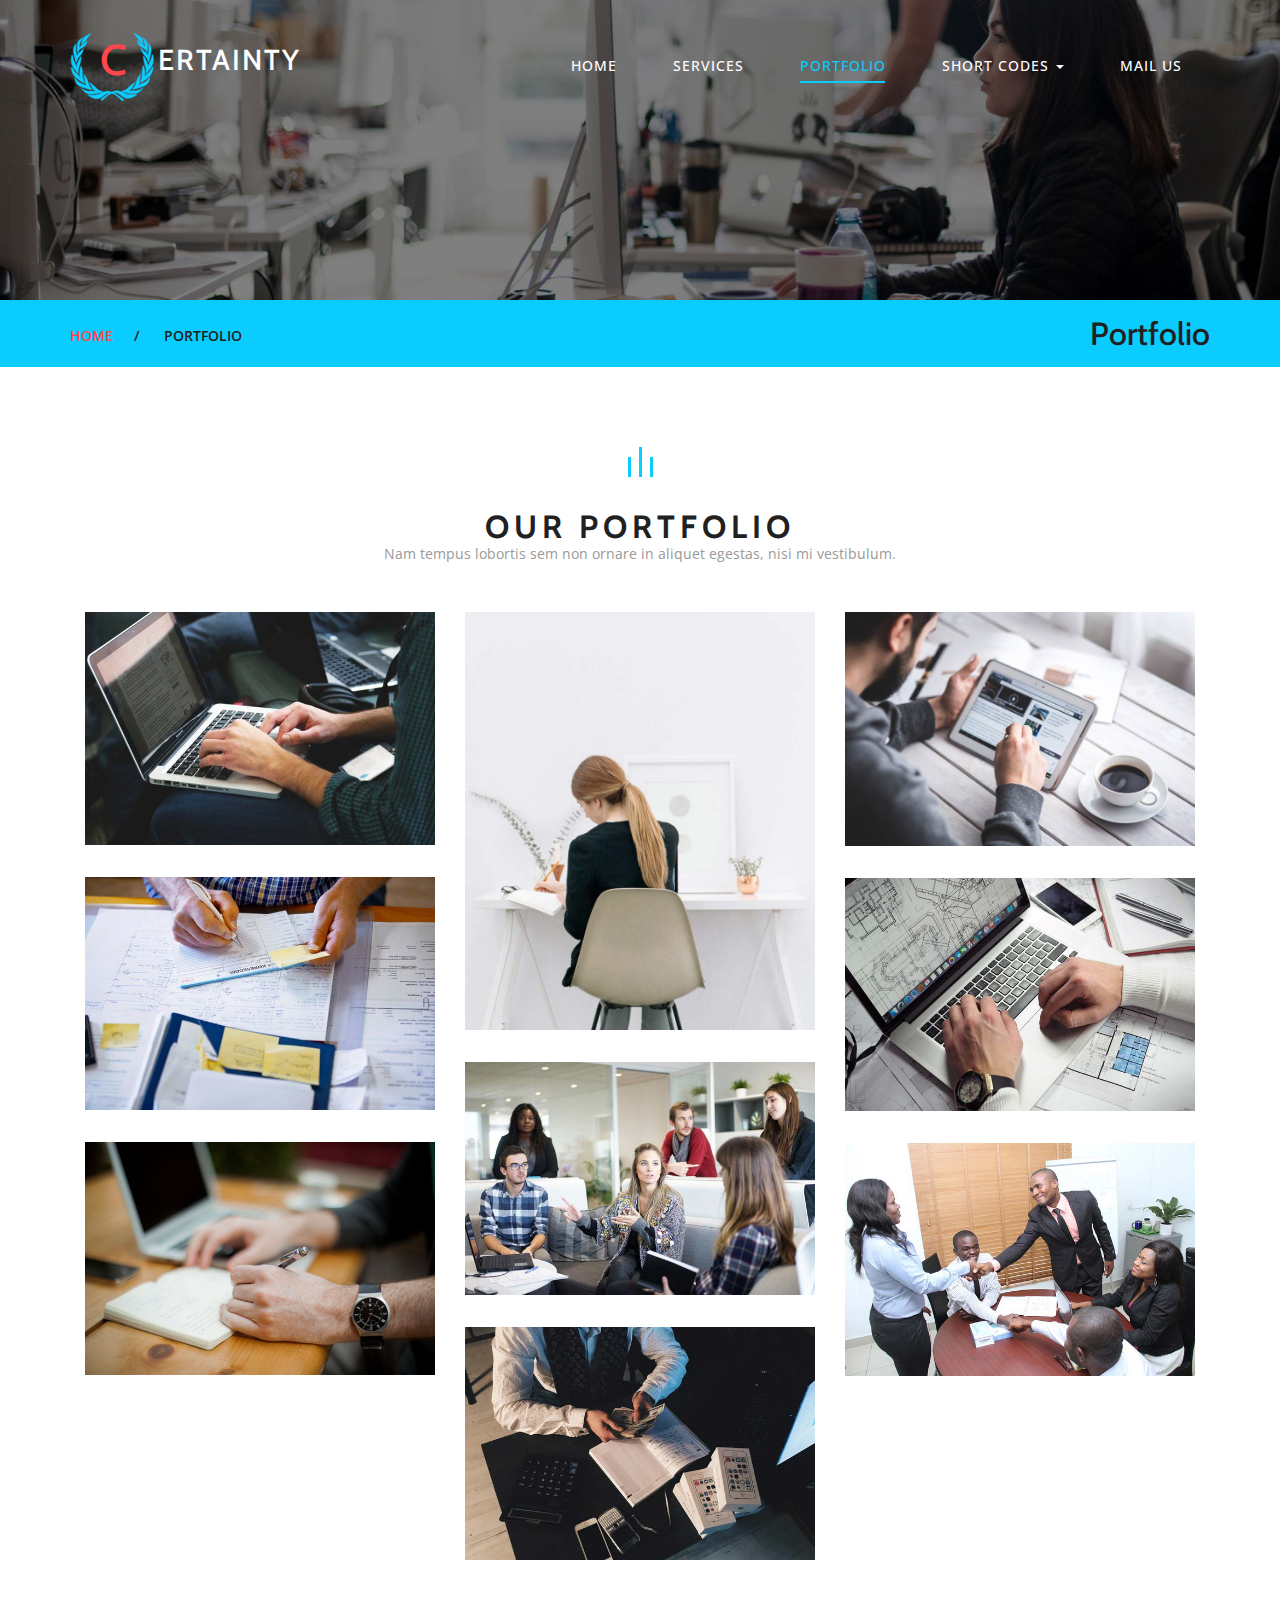
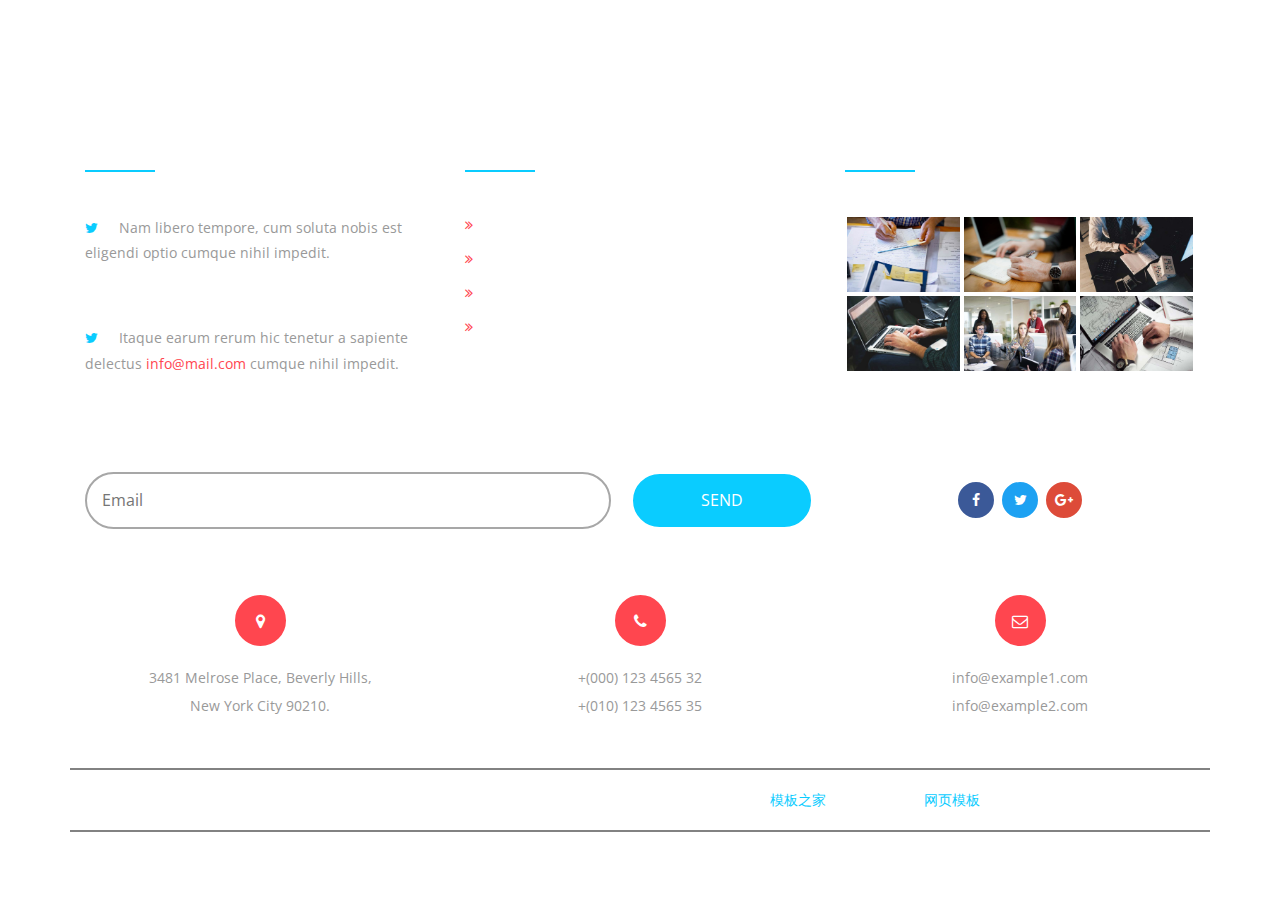
<file: portfolio.html>
<!DOCTYPE html>
<html lang="en">
<head>
<title>Portfolio</title>
<!-- custom-theme -->
<meta name="viewport" content="width=device-width, initial-scale=1">
<meta http-equiv="Content-Type" content="text/html; charset=utf-8" />
<meta name="keywords" content="" />
<script type="application/x-javascript"> addEventListener("load", function() { setTimeout(hideURLbar, 0); }, false);
		function hideURLbar(){ window.scrollTo(0,1); } </script>
<!-- //custom-theme -->
<link href="css/bootstrap.css" rel="stylesheet" type="text/css" media="all" />
<link href="css/style.css" rel="stylesheet" type="text/css" media="all" />
<link href="css/lightcase.css" rel="stylesheet" type="text/css" />
<!-- js -->
<script type="text/javascript" src="js/jquery-2.1.4.min.js"></script>
<!-- //js -->
<!-- font-awesome-icons -->
<link href="css/font-awesome.css" rel="stylesheet"> 
<!-- //font-awesome-icons -->
<link href="http://fonts.googleapis.com/css?family=Cabin:400,400i,500,500i,600,600i,700,700i&amp;subset=latin-ext,vietnamese" rel="stylesheet">
<link href="http://fonts.googleapis.com/css?family=Open+Sans:300,300i,400,400i,600,600i,700,700i,800,800i&amp;subset=cyrillic,cyrillic-ext,greek,greek-ext,latin-ext,vietnamese" rel="stylesheet">
</head>
	
<body>
<!-- banner -->
	<div class="banner1">
		<div class="container">
			<nav class="navbar navbar-default">
				<div class="navbar-header navbar-left">
					<button type="button" class="navbar-toggle collapsed" data-toggle="collapse" data-target="#bs-example-navbar-collapse-1">
						<span class="sr-only">Toggle navigation</span>
						<span class="icon-bar"></span>
						<span class="icon-bar"></span>
						<span class="icon-bar"></span>
					</button>
					<h1><a class="navbar-brand" href="index.html"><span>C</span><i>ertainty</i></a></h1>
				</div>
				<!-- Collect the nav links, forms, and other content for toggling -->
				<div class="collapse navbar-collapse navbar-right" id="bs-example-navbar-collapse-1">
					<nav class="link-effect-2" id="link-effect-2">
						<ul class="nav navbar-nav">
							<li><a href="index.html" class="effect-3">Home</a></li>
							<li><a href="services.html" class="effect-3">Services</a></li>
							<li class="active"><a href="portfolio.html" class="effect-3">Portfolio</a></li>
							<li class="dropdown">
								<a href="#" class="dropdown-toggle effect-3" data-toggle="dropdown">Short Codes <b class="caret"></b></a>
								<ul class="dropdown-menu agile_short_dropdown">
									<li><a href="icons.html">Web Icons</a></li>
									<li><a href="typography.html">Typography</a></li>
								</ul>
							</li>
							<li><a href="mail.html" class="effect-3">Mail Us</a></li>
						</ul>
					</nav>
				</div>
			</nav>
		</div>
	</div>
<!-- //banner -->
<!-- bootstrap-pop-up -->
	<div class="modal video-modal fade" id="myModal" tabindex="-1" role="dialog" aria-labelledby="myModal">
		<div class="modal-dialog" role="document">
			<div class="modal-content">
				<div class="modal-header">
					Certainty
					<button type="button" class="close" data-dismiss="modal" aria-label="Close"><span aria-hidden="true">&times;</span></button>						
				</div>
				<section>
					<div class="modal-body">
						<img src="images/7.jpg" alt=" " class="img-responsive" />
						<p>Ut enim ad minima veniam, quis nostrum 
							exercitationem ullam corporis suscipit laboriosam, 
							nisi ut aliquid ex ea commodi consequatur? Quis autem 
							vel eum iure reprehenderit qui in ea voluptate velit 
							esse quam nihil molestiae consequatur, vel illum qui 
							dolorem eum fugiat quo voluptas nulla pariatur.
							<i>" Quis autem vel eum iure reprehenderit qui in ea voluptate velit 
								esse quam nihil molestiae consequatur.</i></p>
					</div>
				</section>
			</div>
		</div>
	</div>
<!-- //bootstrap-pop-up -->
<!-- breadcrumbs -->
	<div class="breadcrumbs">
		<div class="container">
			<div class="w3layouts_breadcrumbs_left">
				<ul>
					<li><a href="index.html">Home</a><span>/</span></li>
					<li>Portfolio</li>
				</ul>
			</div>
			<div class="w3layouts_breadcrumbs_right">
				<h2>Portfolio</h2>
			</div>
			<div class="clearfix"> </div>
		</div>
	</div>
<!-- //breadcrumbs -->
<!-- portfolio -->
	<div class="banner-bottom">
		<div class="container">
			<div class="agileits_heading_section">
				<img src="images/2.png" alt=" " class="img-responsive" />
				<h3 class="wthree_head">Our Portfolio</h3>
				<p class="agileinfo_para">Nam tempus lobortis sem non ornare in aliquet egestas, nisi mi vestibulum.</p>
			</div>
			<div class="w3ls_portfolio_grids">
				<div class="col-md-4 agileinfo_portfolio_grid">
					<div class="w3_agile_portfolio_grid1">
						<a href="images/10.jpg" class="showcase" data-rel="lightcase:myCollection:slideshow" title="Certainty">
							<div class="agileits_portfolio_sub_grid agileits_w3layouts_team_grid">	
								<div class="w3layouts_port_head">
									<h3>Certainty</h3>
								</div>
								<img src="images/10.jpg" alt=" " class="img-responsive" />
							</div>
						</a>
					</div>
					<div class="w3_agile_portfolio_grid1">
						<a href="images/7.jpg" class="showcase" data-rel="lightcase:myCollection:slideshow" title="Certainty">
							<div class="agileits_portfolio_sub_grid agileits_w3layouts_team_grid">	
								<div class="w3layouts_port_head">
									<h3>Certainty</h3>
								</div>
								<img src="images/7.jpg" alt=" " class="img-responsive" />
							</div>
						</a>
					</div>
					<div class="w3_agile_portfolio_grid1">
						<a href="images/8.jpg" class="showcase" data-rel="lightcase:myCollection:slideshow" title="Certainty">
							<div class="agileits_portfolio_sub_grid agileits_w3layouts_team_grid">	
								<div class="w3layouts_port_head">
									<h3>Certainty</h3>
								</div>
								<img src="images/8.jpg" alt=" " class="img-responsive" />
							</div>
						</a>
					</div>
				</div>
				<div class="col-md-4 agileinfo_portfolio_grid">
					<div class="w3_agile_portfolio_grid1">
						<a href="images/13.jpg" class="showcase" data-rel="lightcase:myCollection:slideshow" title="Certainty">
							<div class="agileits_portfolio_sub_grid agileits_w3layouts_team_grid">	
								<div class="w3layouts_port_head">
									<h3>Certainty</h3>
								</div>
								<img src="images/13.jpg" alt=" " class="img-responsive" />
							</div>
						</a>
					</div>
					<div class="w3_agile_portfolio_grid1">
						<a href="images/14.jpg" class="showcase" data-rel="lightcase:myCollection:slideshow" title="Certainty">
							<div class="agileits_portfolio_sub_grid agileits_w3layouts_team_grid">	
								<div class="w3layouts_port_head">
									<h3>Certainty</h3>
								</div>
								<img src="images/14.jpg" alt=" " class="img-responsive" />
							</div>
						</a>
					</div>
					<div class="w3_agile_portfolio_grid1">
						<a href="images/9.jpg" class="showcase" data-rel="lightcase:myCollection:slideshow" title="Certainty">
							<div class="agileits_portfolio_sub_grid agileits_w3layouts_team_grid">	
								<div class="w3layouts_port_head">
									<h3>Certainty</h3>
								</div>
								<img src="images/9.jpg" alt=" " class="img-responsive" />
							</div>
						</a>
					</div>
				</div>
				<div class="col-md-4 agileinfo_portfolio_grid">
					<div class="w3_agile_portfolio_grid1">
						<a href="images/1.jpg" class="showcase" data-rel="lightcase:myCollection:slideshow" title="Certainty">
							<div class="agileits_portfolio_sub_grid agileits_w3layouts_team_grid">	
								<div class="w3layouts_port_head">
									<h3>Certainty</h3>
								</div>
								<img src="images/1.jpg" alt=" " class="img-responsive" />
							</div>
						</a>
					</div>
					<div class="w3_agile_portfolio_grid1">
						<a href="images/15.jpg" class="showcase" data-rel="lightcase:myCollection:slideshow" title="Certainty">
							<div class="agileits_portfolio_sub_grid agileits_w3layouts_team_grid">	
								<div class="w3layouts_port_head">
									<h3>Certainty</h3>
								</div>
								<img src="images/15.jpg" alt=" " class="img-responsive" />
							</div>
						</a>
					</div>
					<div class="w3_agile_portfolio_grid1">
						<a href="images/16.jpg" class="showcase" data-rel="lightcase:myCollection:slideshow" title="Certainty">
							<div class="agileits_portfolio_sub_grid agileits_w3layouts_team_grid">	
								<div class="w3layouts_port_head">
									<h3>Certainty</h3>
								</div>
								<img src="images/16.jpg" alt=" " class="img-responsive" />
							</div>
						</a>
					</div>
				</div>
				<div class="clearfix"> </div>
			</div>
		</div>
	</div>
<!-- portfolio -->
<!-- light-case -->
	<script src="js/lightcase.js"></script>
	<script src="js/jquery.events.touch.js"></script>
	<script>
		$('.showcase').lightcase();
	</script>
<!-- //light-case -->
<!-- footer -->
	<div class="footer">
		<div class="container">
			<div class="w3_agile_footer_grids">
				<div class="col-md-4 w3_agile_footer_grid">
					<h3>Latest Tweets</h3>
					<ul class="agile_footer_grid_list">
						<li><i class="fa fa-twitter" aria-hidden="true"></i>Nam libero tempore, cum soluta nobis est eligendi optio 
							cumque nihil impedit. <span>1 day ago</span></li>
						<li><i class="fa fa-twitter" aria-hidden="true"></i>Itaque earum rerum hic tenetur a sapiente delectus <a href="mailto:info@mail.com">info@mail.com</a>
							cumque nihil impedit. <span>2 days ago</span></li>
					</ul>
				</div>
				<div class="col-md-4 w3_agile_footer_grid">
					<h3>Navigation</h3>
					<ul class="agileits_w3layouts_footer_grid_list">
						<li><i class="fa fa-angle-double-right" aria-hidden="true"></i><a href="index.html">Home</a></li>
						<li><i class="fa fa-angle-double-right" aria-hidden="true"></i><a href="services.html">Services</a></li>
						<li><i class="fa fa-angle-double-right" aria-hidden="true"></i><a href="portfolio.html">Portfolio</a></li>
						<li><i class="fa fa-angle-double-right" aria-hidden="true"></i><a href="mail.html">Mail Us</a></li>
					</ul>
				</div>
				<div class="col-md-4 w3_agile_footer_grid">
					<h3>Instagram Posts</h3>
					<div class="w3_agileits_footer_grid_left">
						<a href="#" data-toggle="modal" data-target="#myModal">
							<img src="images/7.jpg" alt=" " class="img-responsive" />
						</a>
					</div>
					<div class="w3_agileits_footer_grid_left">
						<a href="#" data-toggle="modal" data-target="#myModal">
							<img src="images/8.jpg" alt=" " class="img-responsive" />
						</a>
					</div>
					<div class="w3_agileits_footer_grid_left">
						<a href="#" data-toggle="modal" data-target="#myModal">
							<img src="images/9.jpg" alt=" " class="img-responsive" />
						</a>
					</div>
					<div class="w3_agileits_footer_grid_left">
						<a href="#" data-toggle="modal" data-target="#myModal">
							<img src="images/10.jpg" alt=" " class="img-responsive" />
						</a>
					</div>
					<div class="w3_agileits_footer_grid_left">
						<a href="#" data-toggle="modal" data-target="#myModal">
							<img src="images/14.jpg" alt=" " class="img-responsive" />
						</a>
					</div>
					<div class="w3_agileits_footer_grid_left">
						<a href="#" data-toggle="modal" data-target="#myModal">
							<img src="images/15.jpg" alt=" " class="img-responsive" />
						</a>
					</div>
					<div class="clearfix"> </div>
				</div>
				<div class="clearfix"> </div>
			</div>
			<div class="w3_newsletter_footer_grids">
				<div class="col-md-8 w3_newsletter_footer_grid_left">
					<form action="#" method="post">
						<input type="email" name="Email" placeholder="Email" required="">
						<input type="submit" value="Send">
					</form>
				</div>
				<div class="col-md-4 w3_newsletter_footer_grid_right">
					<ul class="agileinfo_social_icons">
						<li><a href="#" class="w3_agileits_facebook"><i class="fa fa-facebook" aria-hidden="true"></i></a></li>
						<li><a href="#" class="wthree_twitter"><i class="fa fa-twitter" aria-hidden="true"></i></a></li>
						<li><a href="#" class="agileinfo_google"><i class="fa fa-google-plus" aria-hidden="true"></i></a></li>
					</ul>
				</div>
				<div class="clearfix"> </div>
			</div>
			<div class="w3ls_address_mail_footer_grids">
				<div class="col-md-4 w3ls_footer_grid_left">
					<div class="wthree_footer_grid_left">
						<i class="fa fa-map-marker" aria-hidden="true"></i>
					</div>
					<p>3481 Melrose Place, Beverly Hills, <span>New York City 90210.</span></p>
				</div>
				<div class="col-md-4 w3ls_footer_grid_left">
					<div class="wthree_footer_grid_left">
						<i class="fa fa-phone" aria-hidden="true"></i>
					</div>
					<p>+(000) 123 4565 32 <span>+(010) 123 4565 35</span></p>
				</div>
				<div class="col-md-4 w3ls_footer_grid_left">
					<div class="wthree_footer_grid_left">
						<i class="fa fa-envelope-o" aria-hidden="true"></i>
					</div>
					<p><a href="mailto:info@example.com">info@example1.com</a> 
						<span><a href="mailto:info@example.com">info@example2.com</a></span></p>
				</div>
				<div class="clearfix"> </div>
			</div>
			<div class="agileinfo_copyright">
				<p>Copyright &copy; 2017.Company name All rights reserved.More Templates <a href="http://www.cssmoban.com/" target="_blank" title="模板之家">模板之家</a> - Collect from <a href="http://www.cssmoban.com/" title="网页模板" target="_blank">网页模板</a></p>
			</div>
		</div>
	</div>
<!-- //footer -->
<!-- for bootstrap working -->
	<script src="js/bootstrap.js"></script>
<!-- //for bootstrap working -->
<!-- start-smooth-scrolling -->
<script type="text/javascript" src="js/move-top.js"></script>
<script type="text/javascript" src="js/easing.js"></script>
<script type="text/javascript">
	jQuery(document).ready(function($) {
		$(".scroll").click(function(event){		
			event.preventDefault();
			$('html,body').animate({scrollTop:$(this.hash).offset().top},1000);
		});
	});
</script>
<!-- start-smooth-scrolling -->
<!-- here stars scrolling icon -->
	<script type="text/javascript">
		$(document).ready(function() {
			/*
				var defaults = {
				containerID: 'toTop', // fading element id
				containerHoverID: 'toTopHover', // fading element hover id
				scrollSpeed: 1200,
				easingType: 'linear' 
				};
			*/
								
			$().UItoTop({ easingType: 'easeOutQuart' });
								
			});
	</script>
<!-- //here ends scrolling icon -->
</body>
</html>
</file>
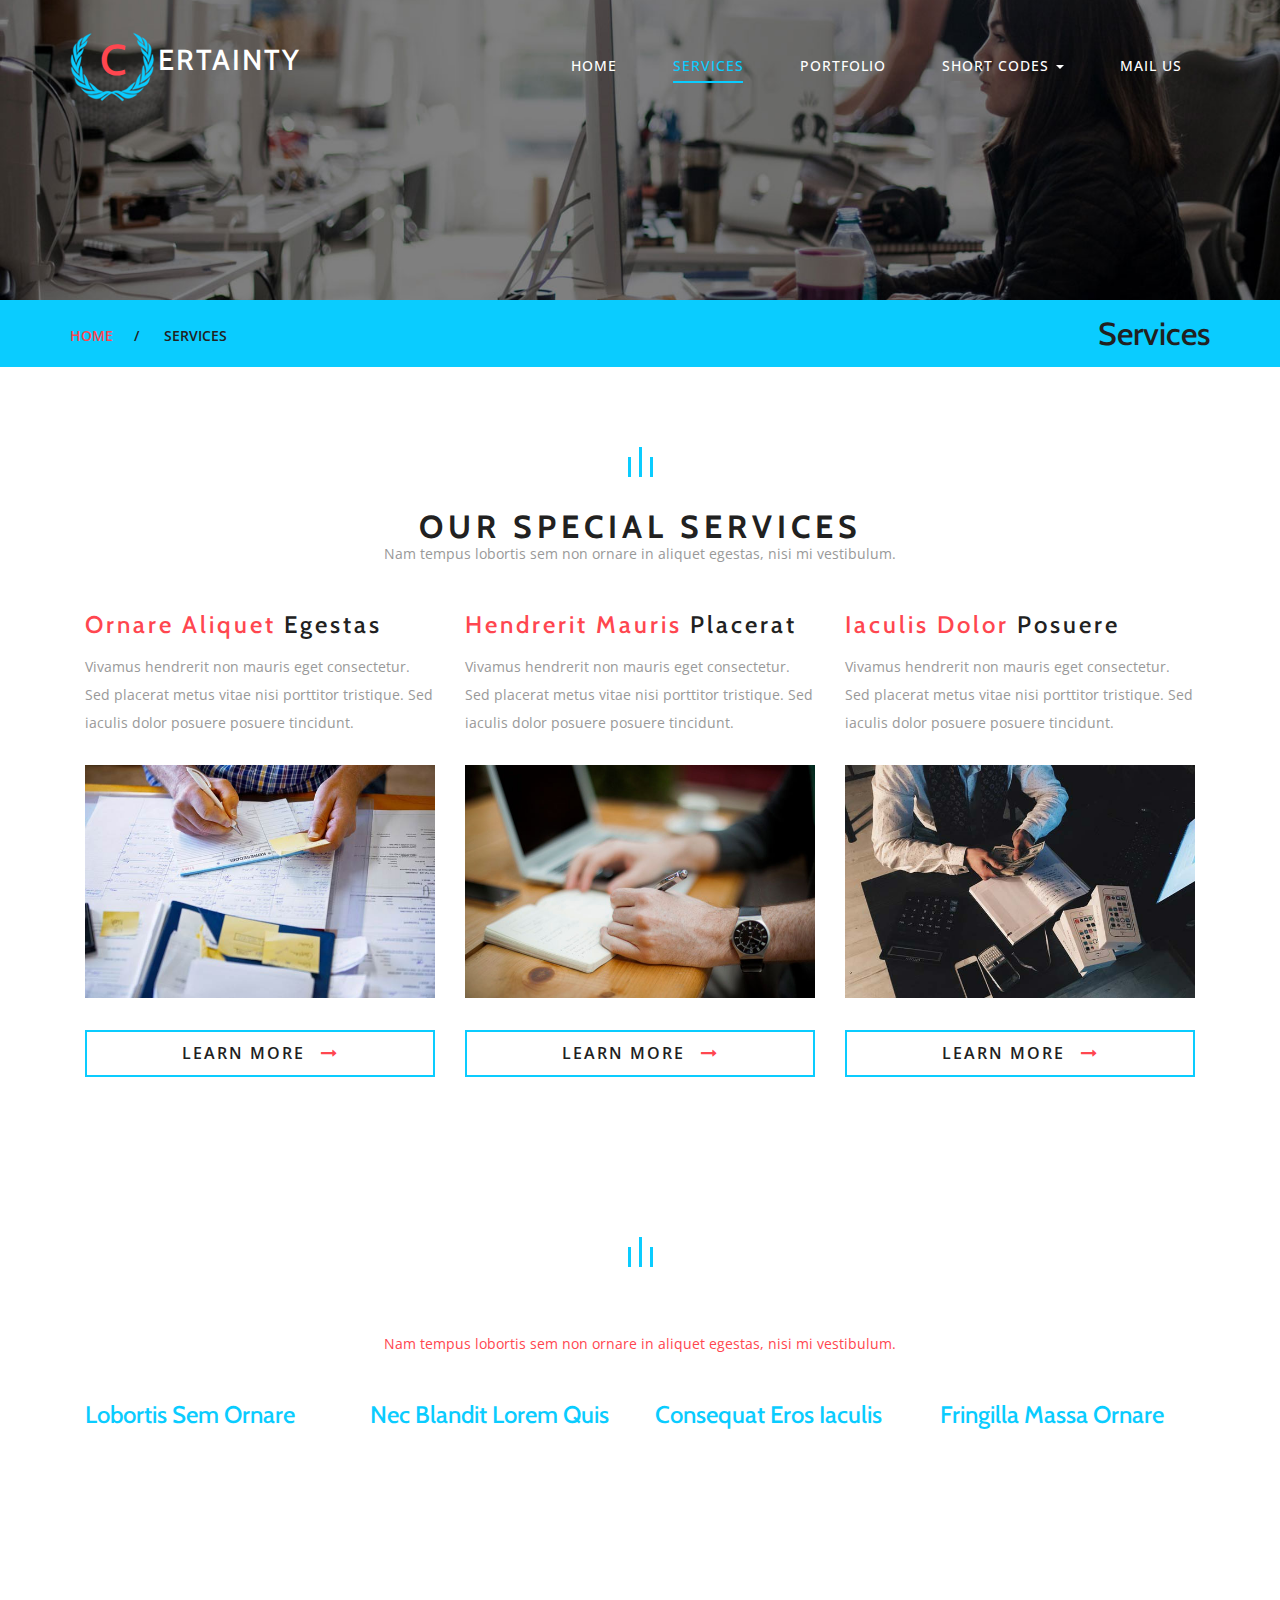
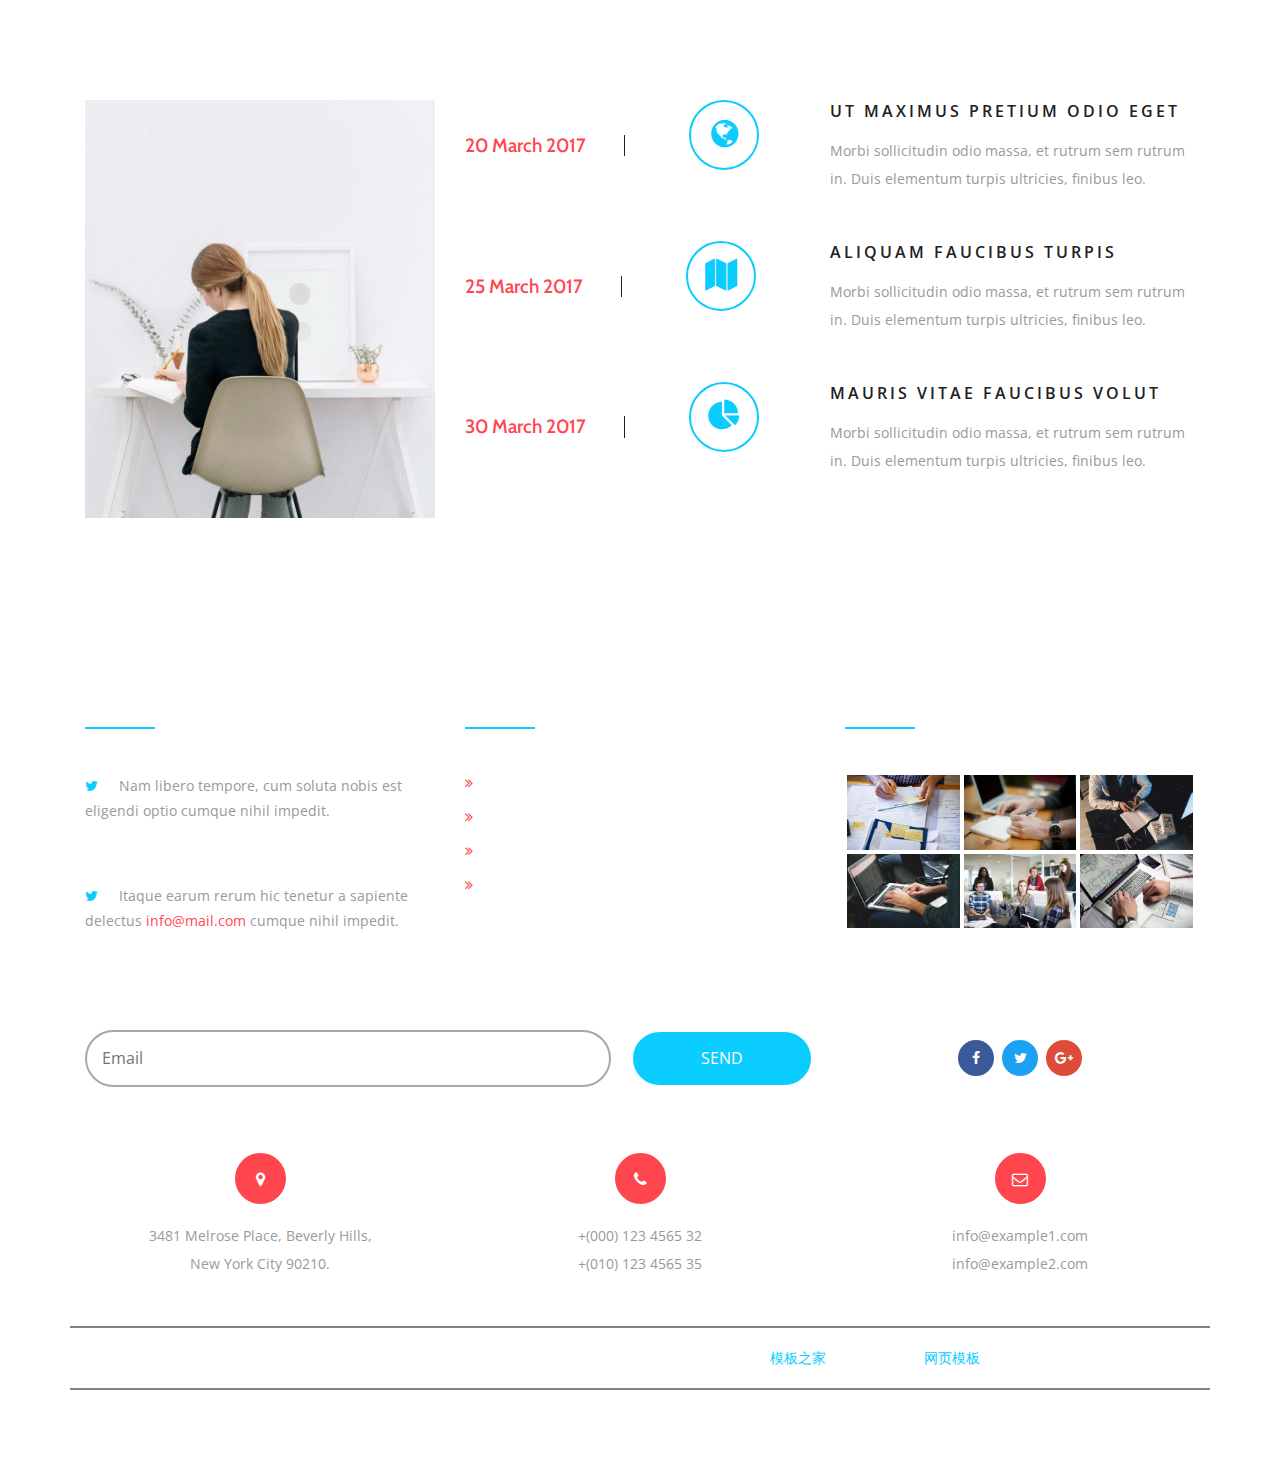
<file: services.html>
<!DOCTYPE html>
<html lang="en">
<head>
<title>Services</title>
<!-- custom-theme -->
<meta name="viewport" content="width=device-width, initial-scale=1">
<meta http-equiv="Content-Type" content="text/html; charset=utf-8" />
<meta name="keywords" content="" />
<script type="application/x-javascript"> addEventListener("load", function() { setTimeout(hideURLbar, 0); }, false);
		function hideURLbar(){ window.scrollTo(0,1); } </script>
<!-- //custom-theme -->
<link href="css/bootstrap.css" rel="stylesheet" type="text/css" media="all" />
<link href="css/style.css" rel="stylesheet" type="text/css" media="all" />
<!-- js -->
<script type="text/javascript" src="js/jquery-2.1.4.min.js"></script>
<!-- //js -->
<!-- font-awesome-icons -->
<link href="css/font-awesome.css" rel="stylesheet"> 
<!-- //font-awesome-icons -->
<link href="http://fonts.googleapis.com/css?family=Cabin:400,400i,500,500i,600,600i,700,700i&amp;subset=latin-ext,vietnamese" rel="stylesheet">
<link href="http://fonts.googleapis.com/css?family=Open+Sans:300,300i,400,400i,600,600i,700,700i,800,800i&amp;subset=cyrillic,cyrillic-ext,greek,greek-ext,latin-ext,vietnamese" rel="stylesheet">
</head>
	
<body>
<!-- banner -->
	<div class="banner1">
		<div class="container">
			<nav class="navbar navbar-default">
				<div class="navbar-header navbar-left">
					<button type="button" class="navbar-toggle collapsed" data-toggle="collapse" data-target="#bs-example-navbar-collapse-1">
						<span class="sr-only">Toggle navigation</span>
						<span class="icon-bar"></span>
						<span class="icon-bar"></span>
						<span class="icon-bar"></span>
					</button>
					<h1><a class="navbar-brand" href="index.html"><span>C</span><i>ertainty</i></a></h1>
				</div>
				<!-- Collect the nav links, forms, and other content for toggling -->
				<div class="collapse navbar-collapse navbar-right" id="bs-example-navbar-collapse-1">
					<nav class="link-effect-2" id="link-effect-2">
						<ul class="nav navbar-nav">
							<li><a href="index.html" class="effect-3">Home</a></li>
							<li class="active"><a href="services.html" class="effect-3">Services</a></li>
							<li><a href="portfolio.html" class="effect-3">Portfolio</a></li>
							<li class="dropdown">
								<a href="#" class="dropdown-toggle effect-3" data-toggle="dropdown">Short Codes <b class="caret"></b></a>
								<ul class="dropdown-menu agile_short_dropdown">
									<li><a href="icons.html">Web Icons</a></li>
									<li><a href="typography.html">Typography</a></li>
								</ul>
							</li>
							<li><a href="mail.html" class="effect-3">Mail Us</a></li>
						</ul>
					</nav>
				</div>
			</nav>
		</div>
	</div>
<!-- //banner -->
<!-- bootstrap-pop-up -->
	<div class="modal video-modal fade" id="myModal" tabindex="-1" role="dialog" aria-labelledby="myModal">
		<div class="modal-dialog" role="document">
			<div class="modal-content">
				<div class="modal-header">
					Certainty
					<button type="button" class="close" data-dismiss="modal" aria-label="Close"><span aria-hidden="true">&times;</span></button>						
				</div>
				<section>
					<div class="modal-body">
						<img src="images/7.jpg" alt=" " class="img-responsive" />
						<p>Ut enim ad minima veniam, quis nostrum 
							exercitationem ullam corporis suscipit laboriosam, 
							nisi ut aliquid ex ea commodi consequatur? Quis autem 
							vel eum iure reprehenderit qui in ea voluptate velit 
							esse quam nihil molestiae consequatur, vel illum qui 
							dolorem eum fugiat quo voluptas nulla pariatur.
							<i>" Quis autem vel eum iure reprehenderit qui in ea voluptate velit 
								esse quam nihil molestiae consequatur.</i></p>
					</div>
				</section>
			</div>
		</div>
	</div>
<!-- //bootstrap-pop-up -->
<!-- breadcrumbs -->
	<div class="breadcrumbs">
		<div class="container">
			<div class="w3layouts_breadcrumbs_left">
				<ul>
					<li><a href="index.html">Home</a><span>/</span></li>
					<li>Services</li>
				</ul>
			</div>
			<div class="w3layouts_breadcrumbs_right">
				<h2>Services</h2>
			</div>
			<div class="clearfix"> </div>
		</div>
	</div>
<!-- //breadcrumbs -->
<!-- services -->
	<div class="banner-bottom">
		<div class="container">
			<div class="agileits_heading_section">
				<img src="images/2.png" alt=" " class="img-responsive" />
				<h3 class="wthree_head">Our Special Services</h3>
				<p class="agileinfo_para">Nam tempus lobortis sem non ornare in aliquet egestas, nisi mi vestibulum.</p>
			</div>
			<div class="w3ls_banner_bottom_grids">
				<div class="col-md-4 agileits_services_grid">
					<h3><span>ornare aliquet</span> egestas</h3>
					<p>Vivamus hendrerit non mauris eget consectetur. Sed placerat metus vitae nisi 
						porttitor tristique. Sed iaculis dolor posuere posuere tincidunt.</p>
					<div class="w3_agile_services_grid1">
						<img src="images/7.jpg" alt=" " class="img-responsive" />
						<div class="w3_blur"></div>
					</div>
					<div class="w3layouts_more">
						<a href="#" data-toggle="modal" data-target="#myModal">Learn More<i class="fa fa-long-arrow-right" aria-hidden="true"></i></a>
					</div>
				</div>
				<div class="col-md-4 agileits_services_grid">
					<h3><span>hendrerit mauris</span> placerat</h3>
					<p>Vivamus hendrerit non mauris eget consectetur. Sed placerat metus vitae nisi 
						porttitor tristique. Sed iaculis dolor posuere posuere tincidunt.</p>
					<div class="w3_agile_services_grid1">
						<img src="images/8.jpg" alt=" " class="img-responsive" />
						<div class="w3_blur"></div>
					</div>
					<div class="w3layouts_more">
						<a href="#" data-toggle="modal" data-target="#myModal">Learn More<i class="fa fa-long-arrow-right" aria-hidden="true"></i></a>
					</div>
				</div>
				<div class="col-md-4 agileits_services_grid">
					<h3><span>iaculis dolor</span> posuere</h3>
					<p>Vivamus hendrerit non mauris eget consectetur. Sed placerat metus vitae nisi 
						porttitor tristique. Sed iaculis dolor posuere posuere tincidunt.</p>
					<div class="w3_agile_services_grid1">
						<img src="images/9.jpg" alt=" " class="img-responsive" />
						<div class="w3_blur"></div>
					</div>
					<div class="w3layouts_more">
						<a href="#" data-toggle="modal" data-target="#myModal">Learn More<i class="fa fa-long-arrow-right" aria-hidden="true"></i></a>
					</div>
				</div>
				<div class="clearfix"> </div>
			</div>
		</div>
	</div>
<!-- //services -->	
<!-- offer -->
	<div class="offer">
		<div class="container">
			<div class="agileits_heading_section">
				<img src="images/2.png" alt=" " class="img-responsive" />
				<h3 class="wthree_head wthree_head1">what we offer</h3>
				<p class="agileinfo_para agileinfo_para1">Nam tempus lobortis sem non ornare in aliquet egestas, nisi mi vestibulum.</p>
			</div>
			<div class="w3ls_banner_bottom_grids">
				<div class="col-md-3 agile_offer_grid">
					<div class="agileits_w3layouts_offer_grid">
						<div class="agile_offer_grid_pos">
							<p>01.</p>
						</div>
					</div>
					<div class="wthree_offer_grid1">
						<h4>lobortis sem ornare</h4>
						<p class="w3_agileits_service_para">Praesent nec blandit lorem, et facilisis mi. Ut fringilla massa massa, 
							id consequat eros iaculis quis.</p>
					</div>
				</div>
				<div class="col-md-3 agile_offer_grid">
					<div class="agileits_w3layouts_offer_grid">
						<div class="agile_offer_grid_pos">
							<p>02.</p>
						</div>
					</div>
					<div class="wthree_offer_grid1">
						<h4>nec blandit lorem quis</h4>
						<p class="w3_agileits_service_para">Praesent nec blandit lorem, et facilisis mi. Ut fringilla massa massa, 
							id consequat eros iaculis quis.</p>
					</div>
				</div>
				<div class="col-md-3 agile_offer_grid">
					<div class="agileits_w3layouts_offer_grid">
						<div class="agile_offer_grid_pos">
							<p>03.</p>
						</div>
					</div>
					<div class="wthree_offer_grid1">
						<h4>consequat eros iaculis</h4>
						<p class="w3_agileits_service_para">Praesent nec blandit lorem, et facilisis mi. Ut fringilla massa massa, 
							id consequat eros iaculis quis.</p>
					</div>
				</div>
				<div class="col-md-3 agile_offer_grid">
					<div class="agileits_w3layouts_offer_grid">
						<div class="agile_offer_grid_pos">
							<p>04.</p>
						</div>
					</div>
					<div class="wthree_offer_grid1">
						<h4>fringilla massa ornare</h4>
						<p class="w3_agileits_service_para">Praesent nec blandit lorem, et facilisis mi. Ut fringilla massa massa, 
							id consequat eros iaculis quis.</p>
					</div>
				</div>
				<div class="clearfix"> </div>
			</div>
		</div>
	</div>
<!-- //offer -->
<!-- offer-bottom -->
	<div class="banner-bottom">
		<div class="container">
			<div class="col-md-4 w3l_services_footer_top_left">
				<img src="images/13.jpg" alt=" " class="img-responsive" />
			</div>
			<div class="col-md-8 w3l_services_footer_top_right">
				<div class="w3l_services_footer_top_right_main">
					<div class="w3l_services_footer_top_right_main_l">
						<h3>20 March 2017</h3>
					</div>
					<div class="w3l_services_footer_top_right_main_l1">	
						<div class="w3ls_service_icon">
							<i class="fa fa-globe" aria-hidden="true"></i>
						</div>
					</div>
					<div class="w3l_services_footer_top_right_main_r">
						<a href="#" data-toggle="modal" data-target="#myModal">Ut maximus pretium odio eget</a>
						<p>Morbi sollicitudin odio massa, et rutrum sem rutrum in. 
							Duis elementum turpis ultricies, finibus leo.</p>
					</div>
					<div class="clearfix"> </div>
				</div>
				<div class="w3l_services_footer_top_right_main">
					<div class="w3l_services_footer_top_right_main_l">
						<h3>25 March 2017</h3>
					</div>
					<div class="w3l_services_footer_top_right_main_l1">	
						<div class="w3ls_service_icon">
							<i class="fa fa-map" aria-hidden="true"></i>
						</div>
					</div>
					<div class="w3l_services_footer_top_right_main_r">
						<a href="#" data-toggle="modal" data-target="#myModal">Aliquam faucibus turpis</a>
						<p>Morbi sollicitudin odio massa, et rutrum sem rutrum in. 
							Duis elementum turpis ultricies, finibus leo.</p>
					</div>
					<div class="clearfix"> </div>
				</div>
				<div class="w3l_services_footer_top_right_main">
					<div class="w3l_services_footer_top_right_main_l">
						<h3>30 March 2017</h3>
					</div>
					<div class="w3l_services_footer_top_right_main_l1">	
						<div class="w3ls_service_icon">
							<i class="fa fa-pie-chart" aria-hidden="true"></i>
						</div>
					</div>
					<div class="w3l_services_footer_top_right_main_r">
						<a href="#" data-toggle="modal" data-target="#myModal">Mauris vitae faucibus volut</a>
						<p>Morbi sollicitudin odio massa, et rutrum sem rutrum in. 
							Duis elementum turpis ultricies, finibus leo.</p>
					</div>
					<div class="clearfix"> </div>
				</div>
			</div>
			<div class="clearfix"> </div>
		</div>
	</div>
<!-- //offer-bottom -->
<!-- footer -->
	<div class="footer">
		<div class="container">
			<div class="w3_agile_footer_grids">
				<div class="col-md-4 w3_agile_footer_grid">
					<h3>Latest Tweets</h3>
					<ul class="agile_footer_grid_list">
						<li><i class="fa fa-twitter" aria-hidden="true"></i>Nam libero tempore, cum soluta nobis est eligendi optio 
							cumque nihil impedit. <span>1 day ago</span></li>
						<li><i class="fa fa-twitter" aria-hidden="true"></i>Itaque earum rerum hic tenetur a sapiente delectus <a href="mailto:info@mail.com">info@mail.com</a>
							cumque nihil impedit. <span>2 days ago</span></li>
					</ul>
				</div>
				<div class="col-md-4 w3_agile_footer_grid">
					<h3>Navigation</h3>
					<ul class="agileits_w3layouts_footer_grid_list">
						<li><i class="fa fa-angle-double-right" aria-hidden="true"></i><a href="index.html">Home</a></li>
						<li><i class="fa fa-angle-double-right" aria-hidden="true"></i><a href="services.html">Services</a></li>
						<li><i class="fa fa-angle-double-right" aria-hidden="true"></i><a href="portfolio.html">Portfolio</a></li>
						<li><i class="fa fa-angle-double-right" aria-hidden="true"></i><a href="mail.html">Mail Us</a></li>
					</ul>
				</div>
				<div class="col-md-4 w3_agile_footer_grid">
					<h3>Instagram Posts</h3>
					<div class="w3_agileits_footer_grid_left">
						<a href="#" data-toggle="modal" data-target="#myModal">
							<img src="images/7.jpg" alt=" " class="img-responsive" />
						</a>
					</div>
					<div class="w3_agileits_footer_grid_left">
						<a href="#" data-toggle="modal" data-target="#myModal">
							<img src="images/8.jpg" alt=" " class="img-responsive" />
						</a>
					</div>
					<div class="w3_agileits_footer_grid_left">
						<a href="#" data-toggle="modal" data-target="#myModal">
							<img src="images/9.jpg" alt=" " class="img-responsive" />
						</a>
					</div>
					<div class="w3_agileits_footer_grid_left">
						<a href="#" data-toggle="modal" data-target="#myModal">
							<img src="images/10.jpg" alt=" " class="img-responsive" />
						</a>
					</div>
					<div class="w3_agileits_footer_grid_left">
						<a href="#" data-toggle="modal" data-target="#myModal">
							<img src="images/14.jpg" alt=" " class="img-responsive" />
						</a>
					</div>
					<div class="w3_agileits_footer_grid_left">
						<a href="#" data-toggle="modal" data-target="#myModal">
							<img src="images/15.jpg" alt=" " class="img-responsive" />
						</a>
					</div>
					<div class="clearfix"> </div>
				</div>
				<div class="clearfix"> </div>
			</div>
			<div class="w3_newsletter_footer_grids">
				<div class="col-md-8 w3_newsletter_footer_grid_left">
					<form action="#" method="post">
						<input type="email" name="Email" placeholder="Email" required="">
						<input type="submit" value="Send">
					</form>
				</div>
				<div class="col-md-4 w3_newsletter_footer_grid_right">
					<ul class="agileinfo_social_icons">
						<li><a href="#" class="w3_agileits_facebook"><i class="fa fa-facebook" aria-hidden="true"></i></a></li>
						<li><a href="#" class="wthree_twitter"><i class="fa fa-twitter" aria-hidden="true"></i></a></li>
						<li><a href="#" class="agileinfo_google"><i class="fa fa-google-plus" aria-hidden="true"></i></a></li>
					</ul>
				</div>
				<div class="clearfix"> </div>
			</div>
			<div class="w3ls_address_mail_footer_grids">
				<div class="col-md-4 w3ls_footer_grid_left">
					<div class="wthree_footer_grid_left">
						<i class="fa fa-map-marker" aria-hidden="true"></i>
					</div>
					<p>3481 Melrose Place, Beverly Hills, <span>New York City 90210.</span></p>
				</div>
				<div class="col-md-4 w3ls_footer_grid_left">
					<div class="wthree_footer_grid_left">
						<i class="fa fa-phone" aria-hidden="true"></i>
					</div>
					<p>+(000) 123 4565 32 <span>+(010) 123 4565 35</span></p>
				</div>
				<div class="col-md-4 w3ls_footer_grid_left">
					<div class="wthree_footer_grid_left">
						<i class="fa fa-envelope-o" aria-hidden="true"></i>
					</div>
					<p><a href="mailto:info@example.com">info@example1.com</a> 
						<span><a href="mailto:info@example.com">info@example2.com</a></span></p>
				</div>
				<div class="clearfix"> </div>
			</div>
			<div class="agileinfo_copyright">
				<p>Copyright &copy; 2017.Company name All rights reserved.More Templates <a href="http://www.cssmoban.com/" target="_blank" title="模板之家">模板之家</a> - Collect from <a href="http://www.cssmoban.com/" title="网页模板" target="_blank">网页模板</a></p>
			</div>
		</div>
	</div>
<!-- //footer -->
<!-- for bootstrap working -->
	<script src="js/bootstrap.js"></script>
<!-- //for bootstrap working -->
<!-- start-smooth-scrolling -->
<script type="text/javascript" src="js/move-top.js"></script>
<script type="text/javascript" src="js/easing.js"></script>
<script type="text/javascript">
	jQuery(document).ready(function($) {
		$(".scroll").click(function(event){		
			event.preventDefault();
			$('html,body').animate({scrollTop:$(this.hash).offset().top},1000);
		});
	});
</script>
<!-- start-smooth-scrolling -->
<!-- here stars scrolling icon -->
	<script type="text/javascript">
		$(document).ready(function() {
			/*
				var defaults = {
				containerID: 'toTop', // fading element id
				containerHoverID: 'toTopHover', // fading element hover id
				scrollSpeed: 1200,
				easingType: 'linear' 
				};
			*/
								
			$().UItoTop({ easingType: 'easeOutQuart' });
								
			});
	</script>
<!-- //here ends scrolling icon -->
</body>
</html>
</file>
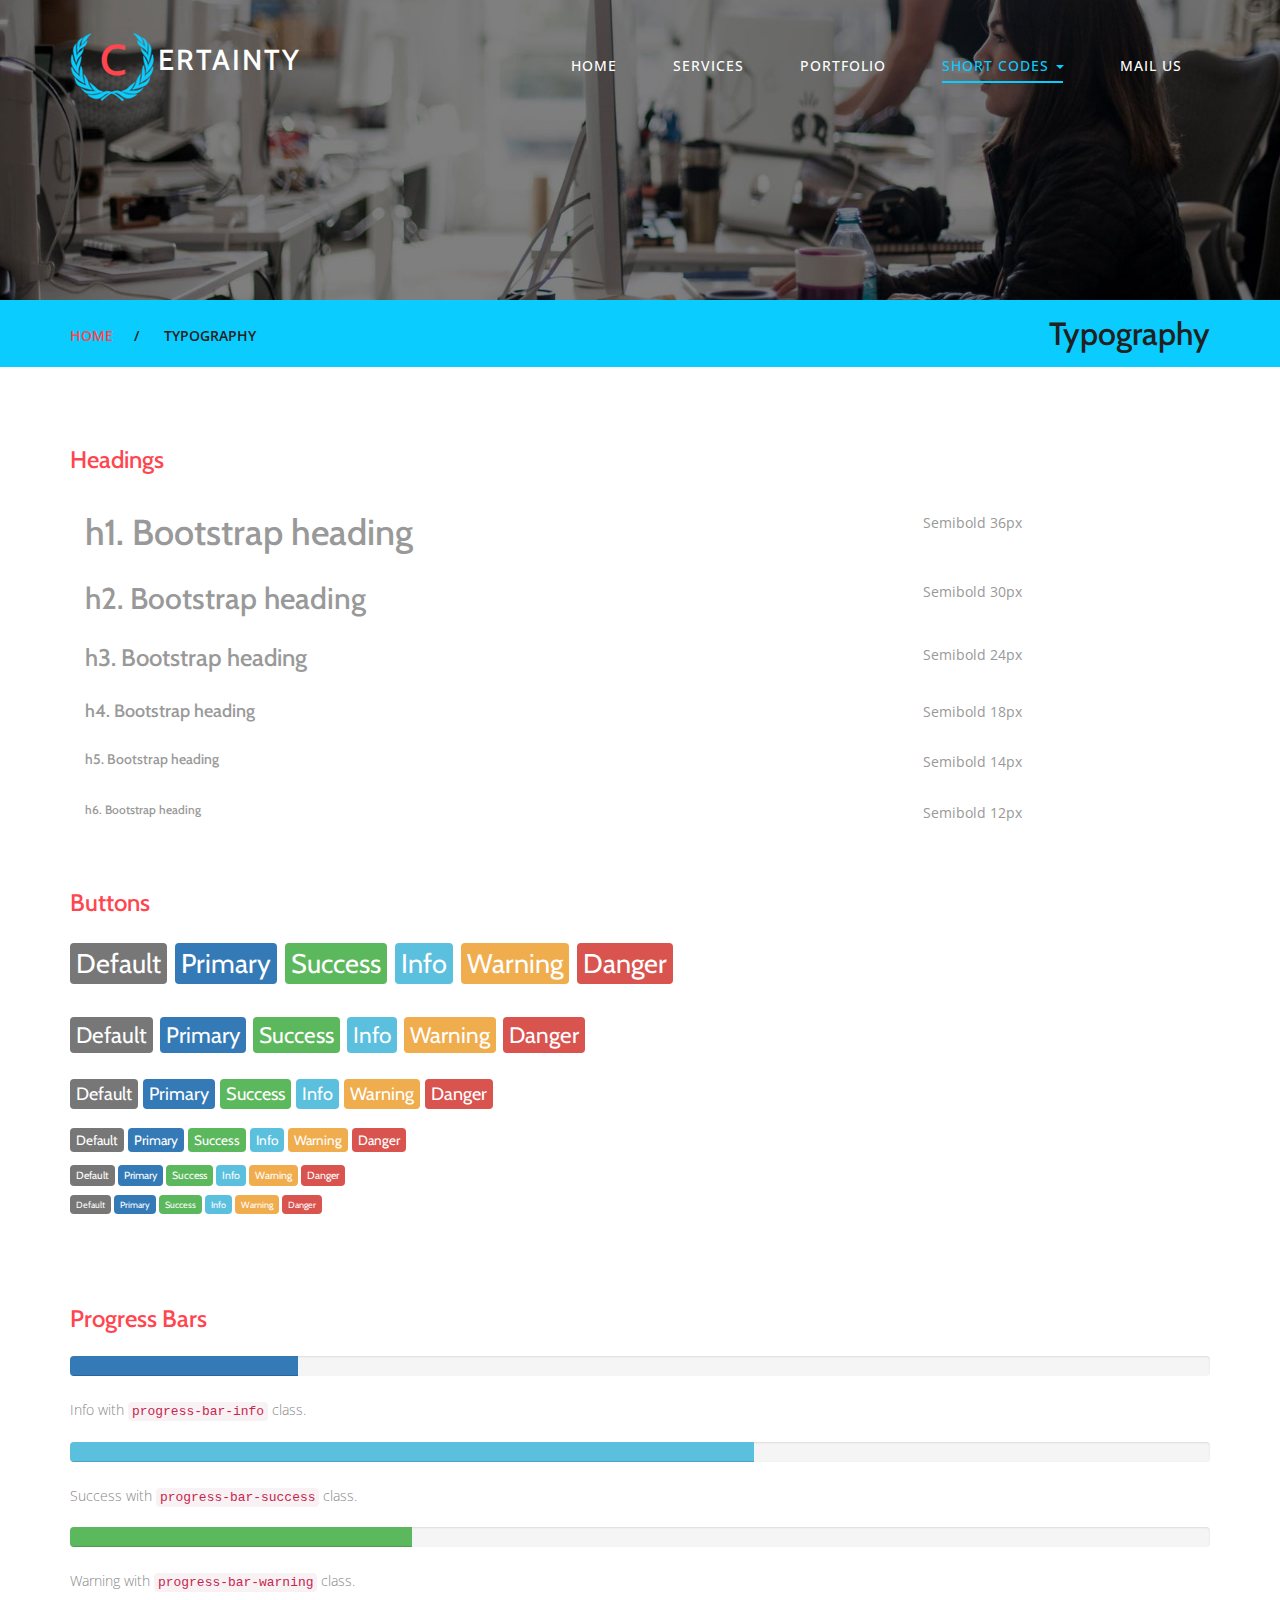
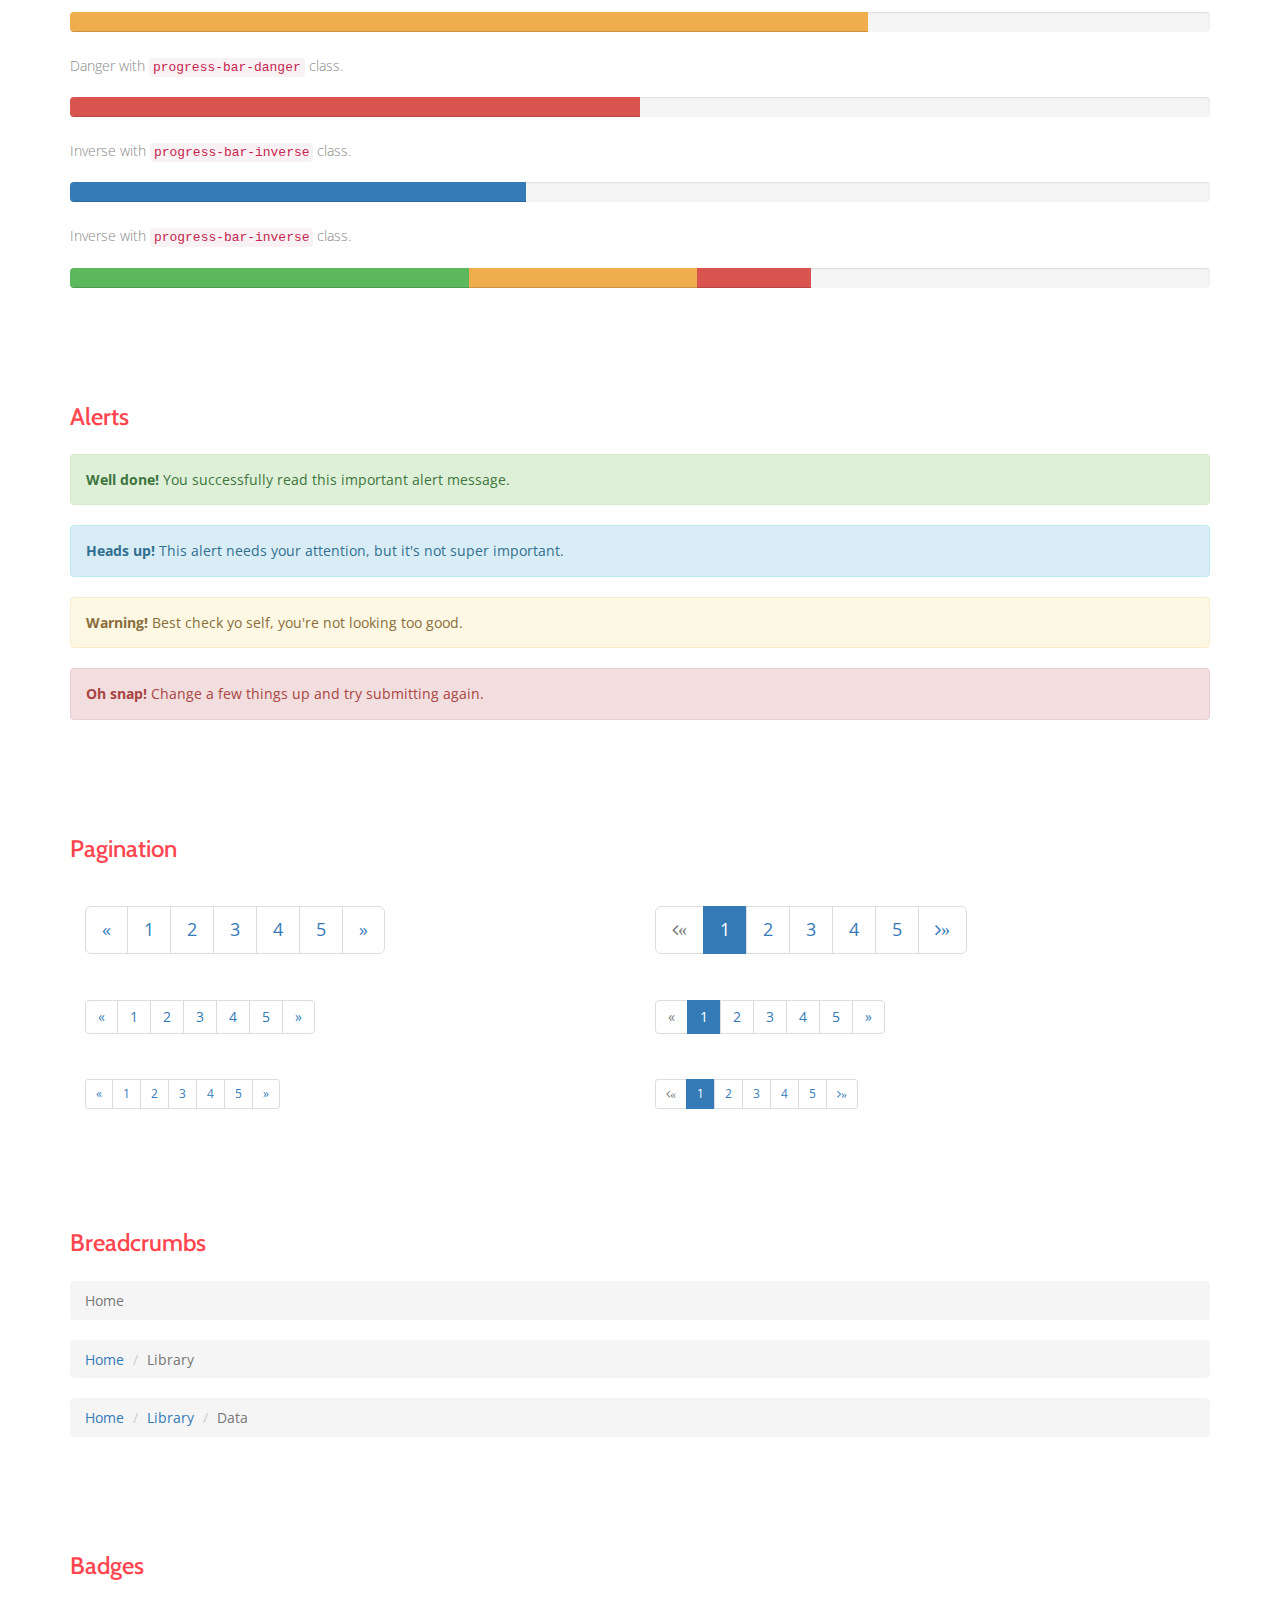
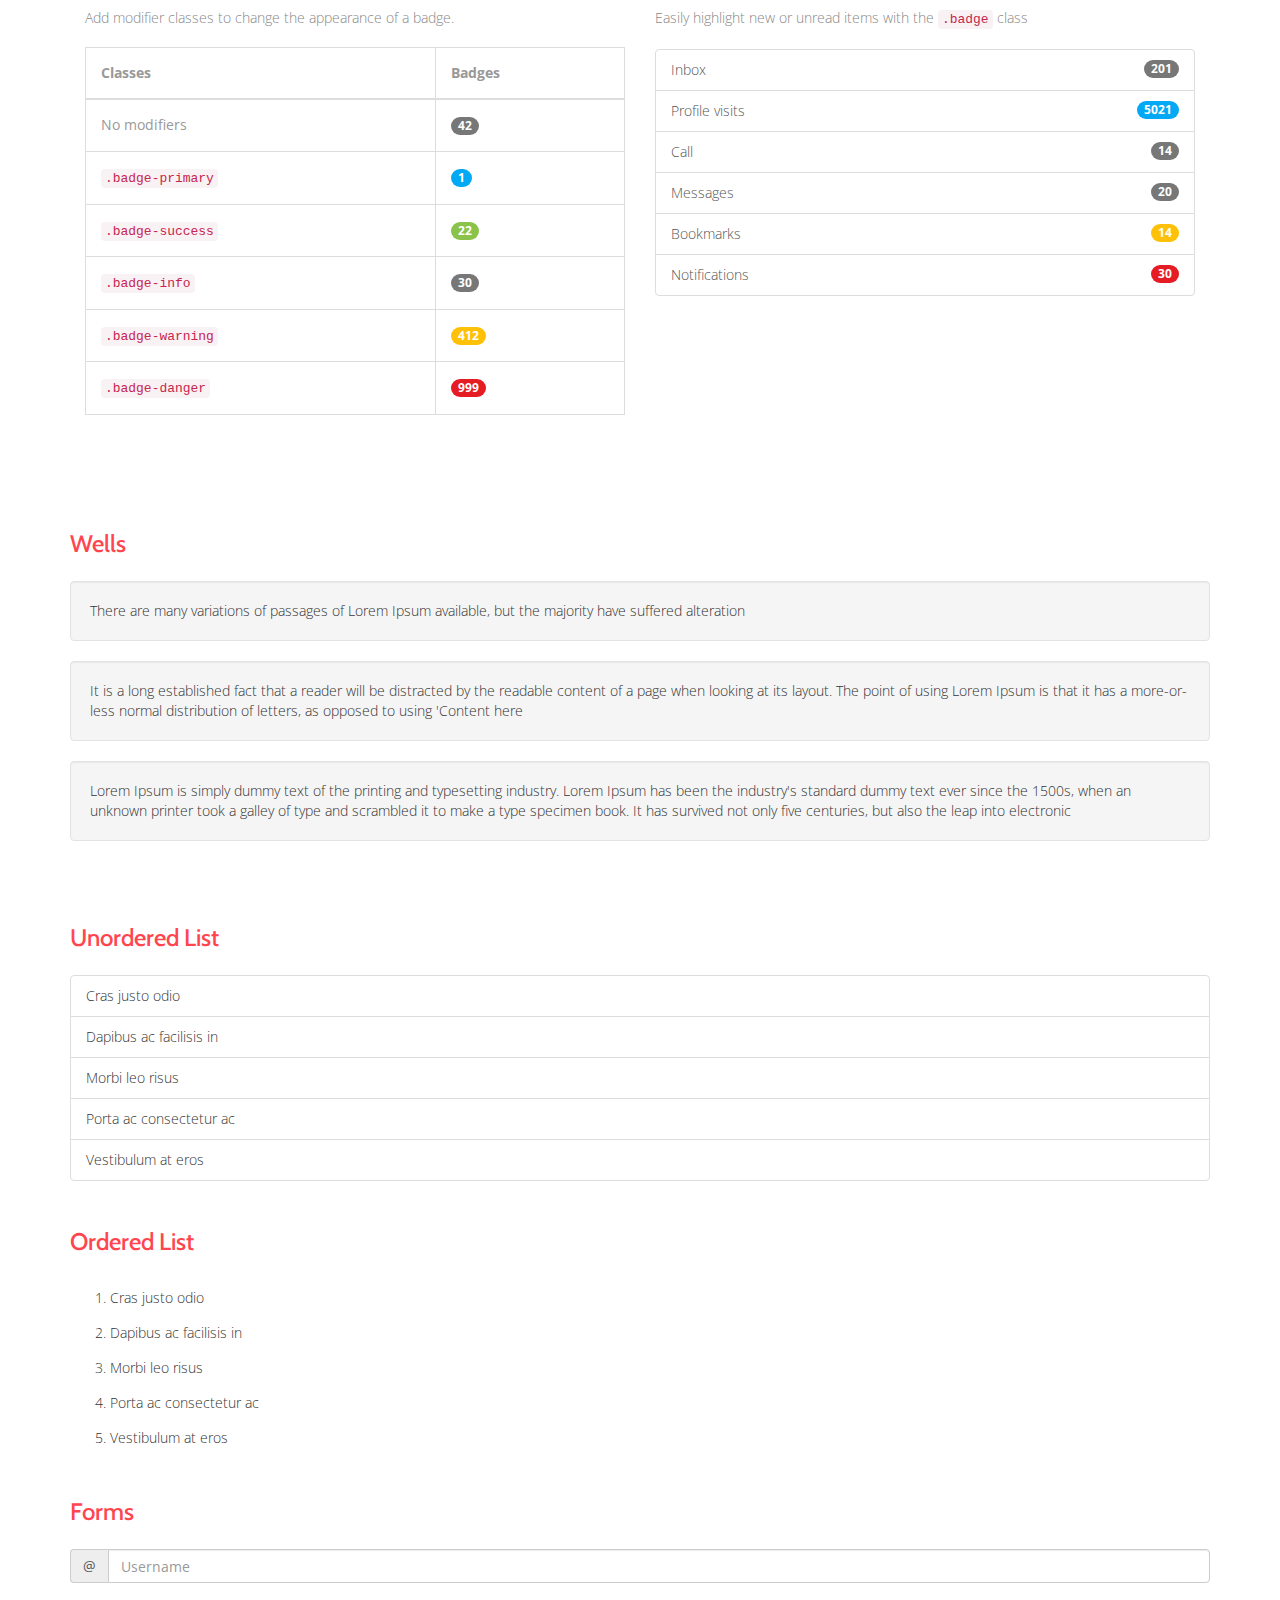
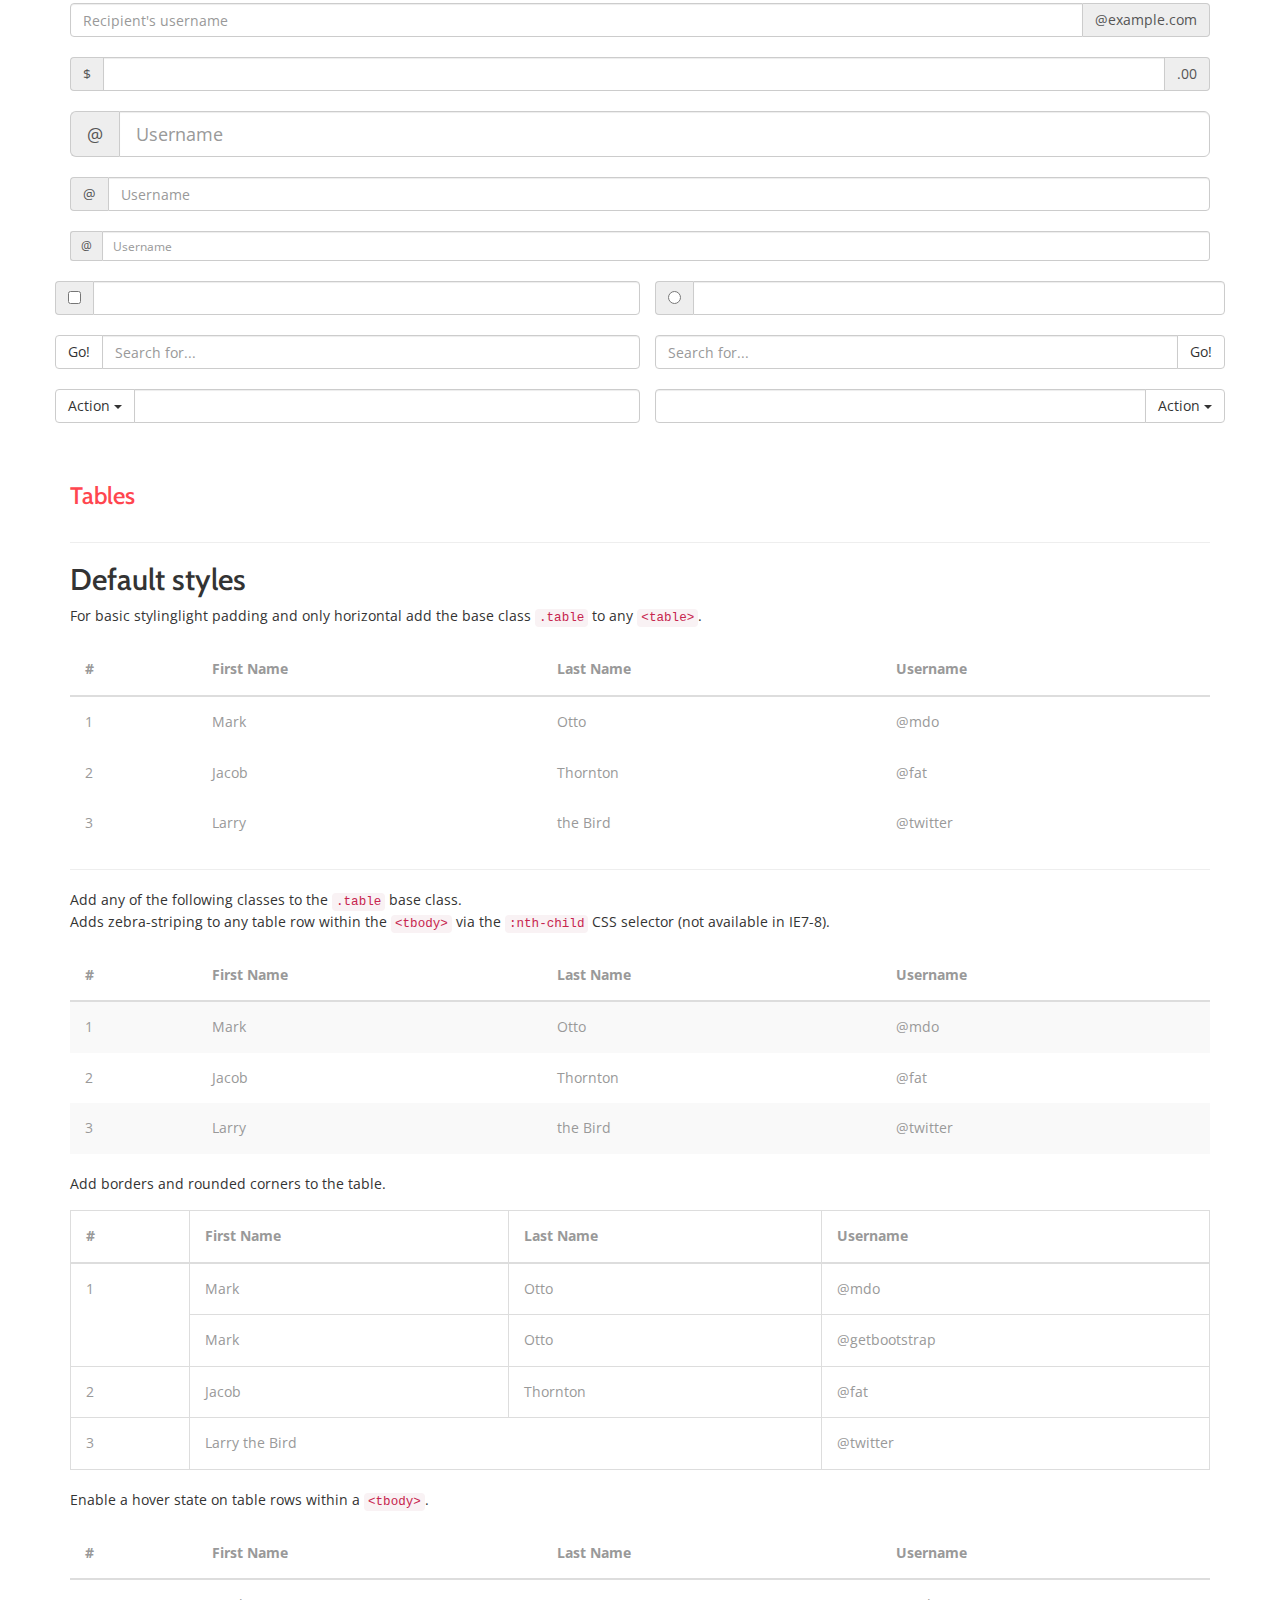
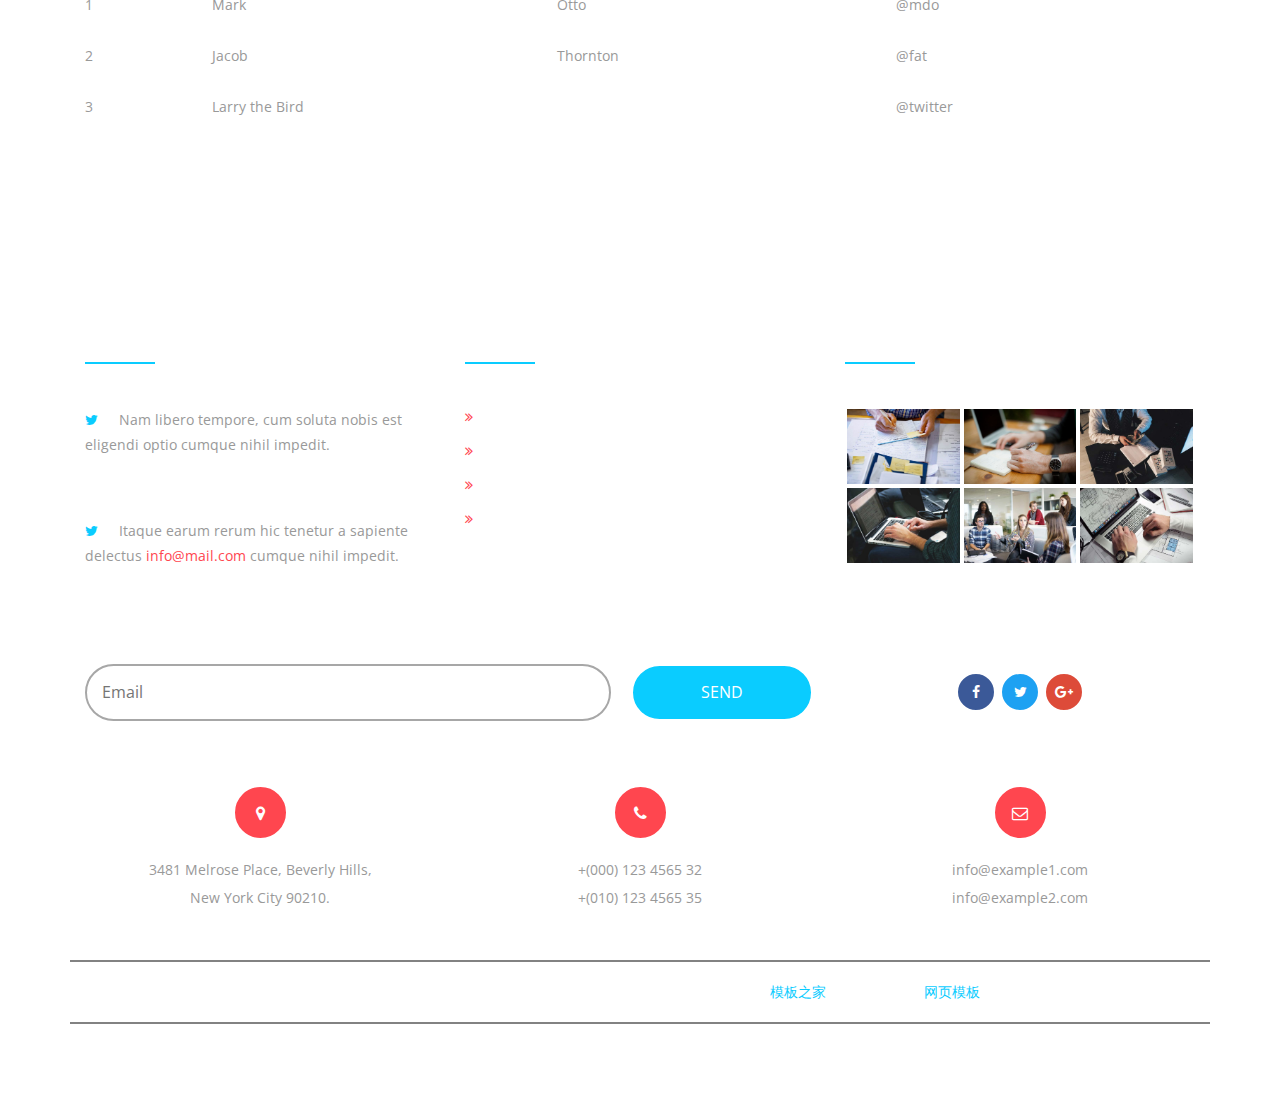
<file: typography.html>
<!DOCTYPE html>
<html lang="en">
<head>
<title>Typography</title>
<!-- custom-theme -->
<meta name="viewport" content="width=device-width, initial-scale=1">
<meta http-equiv="Content-Type" content="text/html; charset=utf-8" />
<meta name="keywords" content="" />
<script type="application/x-javascript"> addEventListener("load", function() { setTimeout(hideURLbar, 0); }, false);
		function hideURLbar(){ window.scrollTo(0,1); } </script>
<!-- //custom-theme -->
<link href="css/bootstrap.css" rel="stylesheet" type="text/css" media="all" />
<link href="css/style.css" rel="stylesheet" type="text/css" media="all" />
<!-- js -->
<script type="text/javascript" src="js/jquery-2.1.4.min.js"></script>
<!-- //js -->
<!-- font-awesome-icons -->
<link href="css/font-awesome.css" rel="stylesheet"> 
<!-- //font-awesome-icons -->
<link href="http://fonts.googleapis.com/css?family=Cabin:400,400i,500,500i,600,600i,700,700i&amp;subset=latin-ext,vietnamese" rel="stylesheet">
<link href="http://fonts.googleapis.com/css?family=Open+Sans:300,300i,400,400i,600,600i,700,700i,800,800i&amp;subset=cyrillic,cyrillic-ext,greek,greek-ext,latin-ext,vietnamese" rel="stylesheet">
</head>
	
<body>
<!-- banner -->
	<div class="banner1">
		<div class="container">
			<nav class="navbar navbar-default">
				<div class="navbar-header navbar-left">
					<button type="button" class="navbar-toggle collapsed" data-toggle="collapse" data-target="#bs-example-navbar-collapse-1">
						<span class="sr-only">Toggle navigation</span>
						<span class="icon-bar"></span>
						<span class="icon-bar"></span>
						<span class="icon-bar"></span>
					</button>
					<h1><a class="navbar-brand" href="index.html"><span>C</span><i>ertainty</i></a></h1>
				</div>
				<!-- Collect the nav links, forms, and other content for toggling -->
				<div class="collapse navbar-collapse navbar-right" id="bs-example-navbar-collapse-1">
					<nav class="link-effect-2" id="link-effect-2">
						<ul class="nav navbar-nav">
							<li><a href="index.html" class="effect-3">Home</a></li>
							<li><a href="services.html" class="effect-3">Services</a></li>
							<li><a href="portfolio.html" class="effect-3">Portfolio</a></li>
							<li class="dropdown active">
								<a href="#" class="dropdown-toggle effect-3" data-toggle="dropdown">Short Codes <b class="caret"></b></a>
								<ul class="dropdown-menu agile_short_dropdown">
									<li><a href="icons.html">Web Icons</a></li>
									<li><a href="typography.html">Typography</a></li>
								</ul>
							</li>
							<li><a href="mail.html" class="effect-3">Mail Us</a></li>
						</ul>
					</nav>
				</div>
			</nav>
		</div>
	</div>
<!-- //banner -->
<!-- bootstrap-pop-up -->
	<div class="modal video-modal fade" id="myModal" tabindex="-1" role="dialog" aria-labelledby="myModal">
		<div class="modal-dialog" role="document">
			<div class="modal-content">
				<div class="modal-header">
					Certainty
					<button type="button" class="close" data-dismiss="modal" aria-label="Close"><span aria-hidden="true">&times;</span></button>						
				</div>
				<section>
					<div class="modal-body">
						<img src="images/7.jpg" alt=" " class="img-responsive" />
						<p>Ut enim ad minima veniam, quis nostrum 
							exercitationem ullam corporis suscipit laboriosam, 
							nisi ut aliquid ex ea commodi consequatur? Quis autem 
							vel eum iure reprehenderit qui in ea voluptate velit 
							esse quam nihil molestiae consequatur, vel illum qui 
							dolorem eum fugiat quo voluptas nulla pariatur.
							<i>" Quis autem vel eum iure reprehenderit qui in ea voluptate velit 
								esse quam nihil molestiae consequatur.</i></p>
					</div>
				</section>
			</div>
		</div>
	</div>
<!-- //bootstrap-pop-up -->
<!-- breadcrumbs -->
	<div class="breadcrumbs">
		<div class="container">
			<div class="w3layouts_breadcrumbs_left">
				<ul>
					<li><a href="index.html">Home</a><span>/</span></li>
					<li>Typography</li>
				</ul>
			</div>
			<div class="w3layouts_breadcrumbs_right">
				<h2>Typography</h2>
			</div>
			<div class="clearfix"> </div>
		</div>
	</div>
<!-- //breadcrumbs -->
<!-- typography -->
	<div class="banner-bottom">
		<div class="container">
			<div class="grid_3 grid_4 w3layouts">
				<h3 class="hdg">Headings</h3>
				<div class="bs-example">
					<table class="table">
						<tbody>
							<tr>
								<td><h1 id="h1.-bootstrap-heading">h1. Bootstrap heading<a class="anchorjs-link" href="#h1.-bootstrap-heading"><span class="anchorjs-icon"></span></a></h1></td>
								<td class="type-info">Semibold 36px</td>
							</tr>
							<tr>
								<td><h2 id="h2.-bootstrap-heading">h2. Bootstrap heading<a class="anchorjs-link" href="#h2.-bootstrap-heading"><span class="anchorjs-icon"></span></a></h2></td>
								<td class="type-info">Semibold 30px</td>
							</tr>
							<tr>
								<td><h3 id="h3.-bootstrap-heading">h3. Bootstrap heading<a class="anchorjs-link" href="#h3.-bootstrap-heading"><span class="anchorjs-icon"></span></a></h3></td>
								<td class="type-info">Semibold 24px</td>
							</tr>
							<tr>
								<td><h4 id="h4.-bootstrap-heading">h4. Bootstrap heading<a class="anchorjs-link" href="#h4.-bootstrap-heading"><span class="anchorjs-icon"></span></a></h4></td>
								<td class="type-info">Semibold 18px</td>
							</tr>
							<tr>
								<td><h5 id="h5.-bootstrap-heading">h5. Bootstrap heading<a class="anchorjs-link" href="#h5.-bootstrap-heading"><span class="anchorjs-icon"></span></a></h5></td>
								<td class="type-info">Semibold 14px</td>
							</tr>
							<tr>
								<td><h6>h6. Bootstrap heading</h6></td>
								<td class="type-info">Semibold 12px</td>
							</tr>
						</tbody>
					</table>
				</div>
			</div>
	
			<div class="grid_3 grid_5 w3">
				<h3>Buttons</h3>
				<h1>
					<a href="#"><span class="label label-default">Default</span></a>
					<a href="#"><span class="label label-primary">Primary</span></a>
					<a href="#"><span class="label label-success">Success</span></a>
					<a href="#"><span class="label label-info">Info</span></a>
					<a href="#"><span class="label label-warning">Warning</span></a>
					<a href="#"><span class="label label-danger">Danger</span></a>
				</h1>
				<h2>
					<a href="#"><span class="label label-default">Default</span></a>
					<a href="#"><span class="label label-primary">Primary</span></a>
					<a href="#"><span class="label label-success">Success</span></a>
					<a href="#"><span class="label label-info">Info</span></a>
					<a href="#"><span class="label label-warning">Warning</span></a>
					<a href="#"><span class="label label-danger">Danger</span></a>
				</h2>
				<h3>
					<a href="#"><span class="label label-default">Default</span></a>
					<a href="#"><span class="label label-primary">Primary</span></a>
					<a href="#"><span class="label label-success">Success</span></a>
					<a href="#"><span class="label label-info">Info</span></a>
					<a href="#"><span class="label label-warning">Warning</span></a>
					<a href="#"><span class="label label-danger">Danger</span></a>
				</h3>
				<h4>
					<a href="#"><span class="label label-default">Default</span></a>
					<a href="#"><span class="label label-primary">Primary</span></a>
					<a href="#"><span class="label label-success">Success</span></a>
					<a href="#"><span class="label label-info">Info</span></a>
					<a href="#"><span class="label label-warning">Warning</span></a>
					<a href="#"><span class="label label-danger">Danger</span></a>
				</h4>
				<h5>
					<a href="#"><span class="label label-default">Default</span></a>
					<a href="#"><span class="label label-primary">Primary</span></a>
					<a href="#"><span class="label label-success">Success</span></a>
					<a href="#"><span class="label label-info">Info</span></a>
					<a href="#"><span class="label label-warning">Warning</span></a>
					<a href="#"><span class="label label-danger">Danger</span></a>
				</h5>
				<h6>
					<a href="#"><span class="label label-default">Default</span></a>
					<a href="#"><span class="label label-primary">Primary</span></a>
					<a href="#"><span class="label label-success">Success</span></a>
					<a href="#"><span class="label label-info">Info</span></a>
					<a href="#"><span class="label label-warning">Warning</span></a>
					<a href="#"><span class="label label-danger">Danger</span></a>
				</h6>
			</div>
				
			<div class="grid_3 grid_5 w3l">
				<h3>Progress Bars</h3>
				<div class="tab-content">
					<div class="tab-pane active" id="domprogress">
						<div class="progress">    
							<div class="progress-bar progress-bar-primary" style="width: 20%"></div>
						</div>
						<p>Info with <code>progress-bar-info</code> class.</p>
						<div class="progress">    
							<div class="progress-bar progress-bar-info" style="width: 60%"></div>
						</div>
						<p>Success with <code>progress-bar-success</code> class.</p>
						<div class="progress">
							<div class="progress-bar progress-bar-success" style="width: 30%"></div>
						</div>
						<p>Warning with <code>progress-bar-warning</code> class.</p>
						<div class="progress">
							<div class="progress-bar progress-bar-warning" style="width: 70%"></div>
						</div>
						<p>Danger with <code>progress-bar-danger</code> class.</p>
						<div class="progress">
							<div class="progress-bar progress-bar-danger" style="width: 50%"></div>
						</div>
						<p>Inverse with <code>progress-bar-inverse</code> class.</p>
						<div class="progress">
							<div class="progress-bar progress-bar-inverse" style="width: 40%"></div>
						</div>
						<p>Inverse with <code>progress-bar-inverse</code> class.</p>
						<div class="progress">
							<div class="progress-bar progress-bar-success" style="width: 35%"><span class="sr-only">35% Complete (success)</span></div>
							<div class="progress-bar progress-bar-warning" style="width: 20%"><span class="sr-only">20% Complete (warning)</span></div>
							<div class="progress-bar progress-bar-danger" style="width: 10%"><span class="sr-only">10% Complete (danger)</span></div>
						</div>
					</div>
				</div>
			</div>
			<div class="grid_3 grid_5 w3ls">
				<h3>Alerts</h3>
				<div class="alert alert-success" role="alert">
					<strong>Well done!</strong> You successfully read this important alert message.
				</div>
				<div class="alert alert-info" role="alert">
					<strong>Heads up!</strong> This alert needs your attention, but it's not super important.
				</div>
				<div class="alert alert-warning" role="alert">
					<strong>Warning!</strong> Best check yo self, you're not looking too good.
				</div>
				<div class="alert alert-danger" role="alert">
					<strong>Oh snap!</strong> Change a few things up and try submitting again.
				</div>
			</div>
			<div class="grid_3 grid_5 agileits">
				<h3>Pagination</h3>
				<div class="col-md-6">
					<nav>
						<ul class="pagination pagination-lg">
							<li><a href="#" aria-label="Previous"><span aria-hidden="true">«</span></a></li>
							<li><a href="#">1</a></li>
							<li><a href="#">2</a></li>
							<li><a href="#">3</a></li>
							<li><a href="#">4</a></li>
							<li><a href="#">5</a></li>
							<li><a href="#" aria-label="Next"><span aria-hidden="true">»</span></a></li>
						</ul>
					</nav>
					<nav>
						<ul class="pagination">
							<li><a href="#" aria-label="Previous"><span aria-hidden="true">«</span></a></li>
							<li><a href="#">1</a></li>
							<li><a href="#">2</a></li>
							<li><a href="#">3</a></li>
							<li><a href="#">4</a></li>
							<li><a href="#">5</a></li>
							<li><a href="#" aria-label="Next"><span aria-hidden="true">»</span></a></li>
						</ul>
					</nav>
					<nav>
						<ul class="pagination pagination-sm">
							<li><a href="#" aria-label="Previous"><span aria-hidden="true">«</span></a></li>
							<li><a href="#">1</a></li>
							<li><a href="#">2</a></li>
							<li><a href="#">3</a></li>
							<li><a href="#">4</a></li>
							<li><a href="#">5</a></li>
							<li><a href="#" aria-label="Next"><span aria-hidden="true">»</span></a></li>
						</ul>
					</nav>
				</div>
				<div class="col-md-6">
					<ul class="pagination pagination-lg">
						<li class="disabled"><a href="#"><i class="fa fa-angle-left">«</i></a></li>
						<li class="active"><a href="#">1</a></li>
						<li><a href="#">2</a></li>
						<li><a href="#">3</a></li>
						<li><a href="#">4</a></li>
						<li><a href="#">5</a></li>
						<li><a href="#"><i class="fa fa-angle-right">»</i></a></li>
					</ul>
					<nav>
						<ul class="pagination">
							<li class="disabled"><a href="#" aria-label="Previous"><span aria-hidden="true">«</span></a></li>
							<li class="active"><a href="#">1 <span class="sr-only">(current)</span></a></li>
							<li><a href="#">2</a></li>
							<li><a href="#">3</a></li>
							<li><a href="#">4</a></li>
							<li><a href="#">5</a></li>
							<li><a href="#" aria-label="Next"><span aria-hidden="true">»</span></a></li>
						</ul>
					</nav>
					<ul class="pagination pagination-sm">
						<li class="disabled"><a href="#"><i class="fa fa-angle-left">«</i></a></li>
						<li class="active"><a href="#">1</a></li>
						<li><a href="#">2</a></li>
						<li><a href="#">3</a></li>
						<li><a href="#">4</a></li>
						<li><a href="#">5</a></li>
						<li><a href="#"><i class="fa fa-angle-right">»</i></a></li>
					</ul>
				</div>
				<div class="clearfix"> </div>
			</div>
			<div class="grid_3 grid_5 agileinfo">
				<h3>Breadcrumbs</h3>
				<ol class="breadcrumb">
					<li class="active">Home</li>
				</ol>
				<ol class="breadcrumb">
					<li><a href="#">Home</a></li>
					<li class="active">Library</li>
				</ol>
				<ol class="breadcrumb">
					<li><a href="#">Home</a></li>
					<li><a href="#">Library</a></li>
					<li class="active">Data</li>
				</ol>
			</div>
			<div class="grid_3 grid_5 wthree">
				<h3>Badges</h3>
				<div class="col-md-6 agileits-w3layouts">
					<p>Add modifier classes to change the appearance of a badge.</p>
					<table class="table table-bordered">
						<thead>
							<tr>
								<th>Classes</th>
								<th>Badges</th>
							</tr>
						</thead>
						<tbody>
							<tr>
								<td>No modifiers</td>
								<td><span class="badge">42</span></td>
							</tr>
							<tr>
								<td><code>.badge-primary</code></td>
								<td><span class="badge badge-primary">1</span></td>
							</tr>
							<tr>
								<td><code>.badge-success</code></td>
								<td><span class="badge badge-success">22</span></td>
							</tr>
							<tr>
								<td><code>.badge-info</code></td>
								<td><span class="badge badge-info">30</span></td>
							</tr>
							<tr>
								<td><code>.badge-warning</code></td>
								<td><span class="badge badge-warning">412</span></td>
							</tr>
							<tr>
								<td><code>.badge-danger</code></td>
								<td><span class="badge badge-danger">999</span></td>
							</tr>
						</tbody>
					</table>                    
				</div>
				<div class="col-md-6 w3-agileits">
					<p>Easily highlight new or unread items with the <code>.badge</code> class</p>
					<div class="list-group list-group-alternate"> 
						<a href="#" class="list-group-item"><span class="badge">201</span> <i class="ti ti-email"></i> Inbox </a> 
						<a href="#" class="list-group-item"><span class="badge badge-primary">5021</span> <i class="ti ti-eye"></i> Profile visits </a> 
						<a href="#" class="list-group-item"><span class="badge">14</span> <i class="ti ti-headphone-alt"></i> Call </a> 
						<a href="#" class="list-group-item"><span class="badge">20</span> <i class="ti ti-comments"></i> Messages </a> 
						<a href="#" class="list-group-item"><span class="badge badge-warning">14</span> <i class="ti ti-bookmark"></i> Bookmarks </a> 
						<a href="#" class="list-group-item"><span class="badge badge-danger">30</span> <i class="ti ti-bell"></i> Notifications </a> 
					</div>
				</div>
			   <div class="clearfix"> </div>
			</div>	 
			<div class="grid_3 grid_5 agile">
				<h3>Wells</h3>
				<div class="well">
					There are many variations of passages of Lorem Ipsum available, but the majority have suffered alteration
				</div>
				<div class="well">
					It is a long established fact that a reader will be distracted by the readable content of a page when looking at its layout. The point of using Lorem Ipsum is that it has a more-or-less normal distribution of letters, as opposed to using 'Content here
				</div>
				<div class="well">
						Lorem Ipsum is simply dummy text of the printing and typesetting industry. Lorem Ipsum has been the industry's standard dummy text ever since the 1500s, when an unknown printer took a galley of type and scrambled it to make a type specimen book. It has survived not only five centuries, but also the leap into electronic
				</div>
			</div>
			<h3 class="bars">Unordered List</h3>
			<ul class="list-group w3-agile">
			  <li class="list-group-item">Cras justo odio</li>
			  <li class="list-group-item">Dapibus ac facilisis in</li>
			  <li class="list-group-item">Morbi leo risus</li>
			  <li class="list-group-item">Porta ac consectetur ac</li>
			  <li class="list-group-item">Vestibulum at eros</li>
			</ul>
			<h3 class="bars">Ordered List</h3>
			<ol>
				<li class="list-group-item1">Cras justo odio</li>
				<li class="list-group-item1">Dapibus ac facilisis in</li>
				<li class="list-group-item1">Morbi leo risus</li>
				<li class="list-group-item1">Porta ac consectetur ac</li>
				<li class="list-group-item1">Vestibulum at eros</li>
			</ol>
			<h3 class="bars">Forms</h3>
			<div class="input-group w3_w3layouts">
				<span class="input-group-addon" id="basic-addon1">@</span>
				<input type="text" class="form-control" placeholder="Username" aria-describedby="basic-addon1">
			</div>
			<div class="input-group w3_w3layouts">
				<input type="text" class="form-control" placeholder="Recipient's username" aria-describedby="basic-addon2">
				<span class="input-group-addon" id="basic-addon2">@example.com</span>
			</div>
			<div class="input-group w3_w3layouts">
				<span class="input-group-addon">$</span>
					<input type="text" class="form-control" aria-label="Amount (to the nearest dollar)">
				<span class="input-group-addon">.00</span>
			</div>
			<div class="input-group input-group-lg w3_w3layouts">
				<span class="input-group-addon" id="sizing-addon1">@</span>
				<input type="text" class="form-control" placeholder="Username" aria-describedby="sizing-addon1">
			</div>
			<div class="input-group w3_w3layouts">
				<span class="input-group-addon" id="sizing-addon2">@</span>
				<input type="text" class="form-control" placeholder="Username" aria-describedby="sizing-addon2">
			</div>
			<div class="input-group input-group-sm w3_w3layouts">
				<span class="input-group-addon" id="sizing-addon3">@</span>
				<input type="text" class="form-control" placeholder="Username" aria-describedby="sizing-addon3">
			</div>
			<div class="row">
				<div class="col-lg-6 in-gp-tl">
					<div class="input-group">
						<span class="input-group-addon">
							<input type="checkbox" aria-label="...">
						</span>
						<input type="text" class="form-control" aria-label="...">
					</div><!-- /input-group -->
				</div><!-- /.col-lg-6 -->
				<div class="col-lg-6 in-gp-tb">
					<div class="input-group">
						<span class="input-group-addon">
							<input type="radio" aria-label="...">
						</span>
						<input type="text" class="form-control" aria-label="...">
					</div><!-- /input-group -->
				</div><!-- /.col-lg-6 -->
			</div><!-- /.row -->
			<div class="row">
				<div class="col-lg-6 in-gp-tl">
					<div class="input-group">
						<span class="input-group-btn">
							<button class="btn btn-default" type="button">Go!</button>
						</span>
						<input type="text" class="form-control" placeholder="Search for...">
					</div><!-- /input-group -->
				</div><!-- /.col-lg-6 -->
				<div class="col-lg-6 in-gp-tb">
					<div class="input-group">
						<input type="text" class="form-control" placeholder="Search for...">
						<span class="input-group-btn">
							<button class="btn btn-default" type="button">Go!</button>
						</span>
					</div><!-- /input-group -->
				</div><!-- /.col-lg-6 -->
			</div><!-- /.row -->
			<div class="row">
				<div class="col-lg-6 in-gp-tl">
					<div class="input-group">
						<div class="input-group-btn">
							<button type="button" class="btn btn-default dropdown-toggle" data-toggle="dropdown" aria-haspopup="true" aria-expanded="false">Action <span class="caret"></span></button>
							<ul class="dropdown-menu">
								<li><a href="#">Action</a></li>
								<li><a href="#">Another action</a></li>
								<li><a href="#">Something else here</a></li>
								<li role="separator" class="divider"></li>
								<li><a href="#">Separated link</a></li>
							</ul>
						</div><!-- /btn-group -->
						<input type="text" class="form-control" aria-label="...">
					</div><!-- /input-group -->
				</div><!-- /.col-lg-6 -->
				<div class="col-lg-6 in-gp-tb">
					<div class="input-group">
						<input type="text" class="form-control" aria-label="...">
						<div class="input-group-btn">
							<button type="button" class="btn btn-default dropdown-toggle" data-toggle="dropdown" aria-haspopup="true" aria-expanded="false">Action <span class="caret"></span></button>
							<ul class="dropdown-menu dropdown-menu-right">
								<li><a href="#">Action</a></li>
								<li><a href="#">Another action</a></li>
								<li><a href="#">Something else here</a></li>
								<li role="separator" class="divider"></li>
								<li><a href="#">Separated link</a></li>
							</ul>
						</div><!-- /btn-group -->
					</div><!-- /input-group -->
				</div><!-- /.col-lg-6 -->
			</div><!-- /.row -->
			<div class="page-header">
				<h3 class="bars">Tables</h3>
			</div>
			<h2 class="typoh2">Default styles</h2>
			<p>For basic stylinglight padding and only horizontal add the base class <code>.table</code> to any <code>&lt;table&gt;</code>.</p>
			<div class="bs-docs-example">
				<table class="table">
					<thead>
						<tr>
							<th>#</th>
							<th>First Name</th>
							<th>Last Name</th>
							<th>Username</th>
						</tr>
					</thead>
					<tbody>
						<tr>
							<td>1</td>
							<td>Mark</td>
							<td>Otto</td>
							<td>@mdo</td>
						</tr>
						<tr>
							<td>2</td>
							<td>Jacob</td>
							<td>Thornton</td>
							<td>@fat</td>
						</tr>
						<tr>
							<td>3</td>
							<td>Larry</td>
							<td>the Bird</td>
							<td>@twitter</td>
						</tr>
					</tbody>
				</table>
			</div>
			<hr class="bs-docs-separator">
			<p>Add any of the following classes to the <code>.table</code> base class.</p>
			<p>Adds zebra-striping to any table row within the <code>&lt;tbody&gt;</code> via the <code>:nth-child</code> CSS selector (not available in IE7-8).</p>
			<div class="bs-docs-example">
				<table class="table table-striped">
					<thead>
						<tr>
							<th>#</th>
							<th>First Name</th>
							<th>Last Name</th>
							<th>Username</th>
						</tr>
					</thead>
					<tbody>
						<tr>
							<td>1</td>
							<td>Mark</td>
							<td>Otto</td>
							<td>@mdo</td>
						</tr>
						<tr>
							<td>2</td>
							<td>Jacob</td>
							<td>Thornton</td>
							<td>@fat</td>
						</tr>
						<tr>
							<td>3</td>
							<td>Larry</td>
							<td>the Bird</td>
							<td>@twitter</td>
						</tr>
					</tbody>
				</table>
			</div>
			<p>Add borders and rounded corners to the table.</p>
			<div class="bs-docs-example">
				<table class="table table-bordered">
					<thead>
						<tr>
							<th>#</th>
							<th>First Name</th>
							<th>Last Name</th>
							<th>Username</th>
						</tr>
					</thead>
					<tbody>
						<tr>
							<td rowspan="2">1</td>
							<td>Mark</td>
							<td>Otto</td>
							<td>@mdo</td>
						</tr>
						<tr>
							<td>Mark</td>
							<td>Otto</td>
							<td>@getbootstrap</td>
						</tr>
						<tr>
							<td>2</td>
							<td>Jacob</td>
							<td>Thornton</td>
							<td>@fat</td>
						</tr>
						<tr>
							<td>3</td>
							<td colspan="2">Larry the Bird</td>
							<td>@twitter</td>
						</tr>
					</tbody>
				</table>
			</div>
			<p>Enable a hover state on table rows within a <code>&lt;tbody&gt;</code>.</p>
			<div class="bs-docs-example">
				<table class="table table-hover">
					<thead>
						<tr>
						  <th>#</th>
						  <th>First Name</th>
						  <th>Last Name</th>
						  <th>Username</th>
						</tr>
					</thead>
					<tbody>
						<tr>
						  <td>1</td>
						  <td>Mark</td>
						  <td>Otto</td>
						  <td>@mdo</td>
						</tr>
						<tr>
						  <td>2</td>
						  <td>Jacob</td>
						  <td>Thornton</td>
						  <td>@fat</td>
						</tr>
						<tr>
						  <td>3</td>
						  <td colspan="2">Larry the Bird</td>
						  <td>@twitter</td>
						</tr>
					</tbody>
				</table>
			</div>
		</div>
	</div>
<!-- //typography -->
<!-- footer -->
	<div class="footer">
		<div class="container">
			<div class="w3_agile_footer_grids">
				<div class="col-md-4 w3_agile_footer_grid">
					<h3>Latest Tweets</h3>
					<ul class="agile_footer_grid_list">
						<li><i class="fa fa-twitter" aria-hidden="true"></i>Nam libero tempore, cum soluta nobis est eligendi optio 
							cumque nihil impedit. <span>1 day ago</span></li>
						<li><i class="fa fa-twitter" aria-hidden="true"></i>Itaque earum rerum hic tenetur a sapiente delectus <a href="mailto:info@mail.com">info@mail.com</a>
							cumque nihil impedit. <span>2 days ago</span></li>
					</ul>
				</div>
				<div class="col-md-4 w3_agile_footer_grid">
					<h3>Navigation</h3>
					<ul class="agileits_w3layouts_footer_grid_list">
						<li><i class="fa fa-angle-double-right" aria-hidden="true"></i><a href="index.html">Home</a></li>
						<li><i class="fa fa-angle-double-right" aria-hidden="true"></i><a href="services.html">Services</a></li>
						<li><i class="fa fa-angle-double-right" aria-hidden="true"></i><a href="portfolio.html">Portfolio</a></li>
						<li><i class="fa fa-angle-double-right" aria-hidden="true"></i><a href="mail.html">Mail Us</a></li>
					</ul>
				</div>
				<div class="col-md-4 w3_agile_footer_grid">
					<h3>Instagram Posts</h3>
					<div class="w3_agileits_footer_grid_left">
						<a href="#" data-toggle="modal" data-target="#myModal">
							<img src="images/7.jpg" alt=" " class="img-responsive" />
						</a>
					</div>
					<div class="w3_agileits_footer_grid_left">
						<a href="#" data-toggle="modal" data-target="#myModal">
							<img src="images/8.jpg" alt=" " class="img-responsive" />
						</a>
					</div>
					<div class="w3_agileits_footer_grid_left">
						<a href="#" data-toggle="modal" data-target="#myModal">
							<img src="images/9.jpg" alt=" " class="img-responsive" />
						</a>
					</div>
					<div class="w3_agileits_footer_grid_left">
						<a href="#" data-toggle="modal" data-target="#myModal">
							<img src="images/10.jpg" alt=" " class="img-responsive" />
						</a>
					</div>
					<div class="w3_agileits_footer_grid_left">
						<a href="#" data-toggle="modal" data-target="#myModal">
							<img src="images/14.jpg" alt=" " class="img-responsive" />
						</a>
					</div>
					<div class="w3_agileits_footer_grid_left">
						<a href="#" data-toggle="modal" data-target="#myModal">
							<img src="images/15.jpg" alt=" " class="img-responsive" />
						</a>
					</div>
					<div class="clearfix"> </div>
				</div>
				<div class="clearfix"> </div>
			</div>
			<div class="w3_newsletter_footer_grids">
				<div class="col-md-8 w3_newsletter_footer_grid_left">
					<form action="#" method="post">
						<input type="email" name="Email" placeholder="Email" required="">
						<input type="submit" value="Send">
					</form>
				</div>
				<div class="col-md-4 w3_newsletter_footer_grid_right">
					<ul class="agileinfo_social_icons">
						<li><a href="#" class="w3_agileits_facebook"><i class="fa fa-facebook" aria-hidden="true"></i></a></li>
						<li><a href="#" class="wthree_twitter"><i class="fa fa-twitter" aria-hidden="true"></i></a></li>
						<li><a href="#" class="agileinfo_google"><i class="fa fa-google-plus" aria-hidden="true"></i></a></li>
					</ul>
				</div>
				<div class="clearfix"> </div>
			</div>
			<div class="w3ls_address_mail_footer_grids">
				<div class="col-md-4 w3ls_footer_grid_left">
					<div class="wthree_footer_grid_left">
						<i class="fa fa-map-marker" aria-hidden="true"></i>
					</div>
					<p>3481 Melrose Place, Beverly Hills, <span>New York City 90210.</span></p>
				</div>
				<div class="col-md-4 w3ls_footer_grid_left">
					<div class="wthree_footer_grid_left">
						<i class="fa fa-phone" aria-hidden="true"></i>
					</div>
					<p>+(000) 123 4565 32 <span>+(010) 123 4565 35</span></p>
				</div>
				<div class="col-md-4 w3ls_footer_grid_left">
					<div class="wthree_footer_grid_left">
						<i class="fa fa-envelope-o" aria-hidden="true"></i>
					</div>
					<p><a href="mailto:info@example.com">info@example1.com</a> 
						<span><a href="mailto:info@example.com">info@example2.com</a></span></p>
				</div>
				<div class="clearfix"> </div>
			</div>
			<div class="agileinfo_copyright">
				<p>Copyright &copy; 2017.Company name All rights reserved.More Templates <a href="http://www.cssmoban.com/" target="_blank" title="模板之家">模板之家</a> - Collect from <a href="http://www.cssmoban.com/" title="网页模板" target="_blank">网页模板</a></p>
			</div>
		</div>
	</div>
<!-- //footer -->
<!-- for bootstrap working -->
	<script src="js/bootstrap.js"></script>
<!-- //for bootstrap working -->
<!-- start-smooth-scrolling -->
<script type="text/javascript" src="js/move-top.js"></script>
<script type="text/javascript" src="js/easing.js"></script>
<script type="text/javascript">
	jQuery(document).ready(function($) {
		$(".scroll").click(function(event){		
			event.preventDefault();
			$('html,body').animate({scrollTop:$(this.hash).offset().top},1000);
		});
	});
</script>
<!-- start-smooth-scrolling -->
<!-- here stars scrolling icon -->
	<script type="text/javascript">
		$(document).ready(function() {
			/*
				var defaults = {
				containerID: 'toTop', // fading element id
				containerHoverID: 'toTopHover', // fading element hover id
				scrollSpeed: 1200,
				easingType: 'linear' 
				};
			*/
								
			$().UItoTop({ easingType: 'easeOutQuart' });
								
			});
	</script>
<!-- //here ends scrolling icon -->
</body>
</html>
</file>
<file: css/style.css>
html, body{
    font-size: 100%;
	font-family: 'Open Sans', sans-serif;
	background:#ffffff;
	margin: 0;
}
p,ul li,ol li{
	margin:0;
	font-size:14px;
}
h1,h2,h3,h4,h5,h6{
	font-family: 'Cabin', sans-serif;
	margin:0;
}
ul,label{
	margin:0;
	padding:0;
}
body a:hover{
	text-decoration:none;
}
input[type="submit"],input[type="reset"],a,.w3l_banner_bottom_grid1 i,.w3layouts_more a i{
	-webkit-transition: 0.5s ease-in;
    -moz-transition: 0.5s ease-in;
    -ms-transition: 0.5s ease-in;
    -o-transition: 0.5s ease-in;
    transition:0.5s ease-in;
}
a:focus{
	outline:none;
}
/*-- banner --*/
.banner{
	background:url(../images/banner.jpg) no-repeat 0px 0px;
	background-size:cover;
	-webkit-background-size:cover;
	-moz-background-size:cover;
	-o-background-size:cover;
	-ms-background-size:cover;
	min-height:760px;
	position: relative;
}
.banner1{
	background:url(../images/banner.jpg) no-repeat 0px -175px;
	background-size:cover;
	-webkit-background-size:cover;
	-moz-background-size:cover;
	-o-background-size:cover;
	-ms-background-size:cover;
	min-height:300px;
	position: relative;
}
/*-- nav --*/
.navbar-default {
    background: none;
    border: none;
}
.navbar {
    margin-bottom: 0;
}
.navbar-collapse {
    padding: 0;
}
.navbar-right {
    margin-right: 0;
}
.navbar-default .navbar-nav > .active > a, .navbar-default .navbar-nav > .active > a:hover, .navbar-default .navbar-nav > .active > a:focus {
    color:#0accff;
    background:none;
}
.navbar-default .navbar-nav > .active > a:before{
	background: #0accff;
	transform: translateX(0);
	-webkit-transform: translateX(0);
	-moz-transform: translateX(0);
	-o-transform: translateX(0);
	-ms-transform: translateX(0);
}
.navbar-default .navbar-nav > li > a {
    font-weight: 500;
    letter-spacing: 1px;
}
.navbar-nav > li > a {
    margin: 0 2em;
    padding: 0 0 0.5em;
    text-transform: uppercase;
}
.navbar-default .navbar-nav > li > a:hover{
    color:#0accff;
}
.navbar-default .navbar-nav > li > a:focus {
    color: #fff;
	outline:none;
}
nav.navbar.navbar-default {
    background: none;
    padding:2em 0 0;
}
.navbar-right {
    margin:1.5em 0 0;
}
.navbar-default .navbar-nav > .open > a, .navbar-default .navbar-nav > .open > a:hover, .navbar-default .navbar-nav > .open > a:focus {
    color:#fff;
    background: none;
}
.navbar-default .navbar-nav > li > a {
    color: #fff;
}
.navbar-default .navbar-nav  > .active.open > a:focus {
	background:transparent;
	color: #fff;
}
.navbar-default .navbar-brand,.navbar-default .navbar-brand:hover, .navbar-default .navbar-brand:focus {
    color: #fff;
}
.navbar-brand {
    height: 70px;
    padding: 0;
    font-size: .8em;
    line-height: 50px;
    letter-spacing: 2px;
    background: url(../images/1.png) no-repeat 0px 0px;
    text-transform: uppercase;
}
.navbar-brand span{
	color: #ff464f;
    font-size: 1.5em;
    display: inline-block;
    padding: 0 .7em 0 .7em;
    vertical-align: middle;
}
.tlinks{text-indent:-9999px;height:0;line-height:0;font-size:0;overflow:hidden;}
.navbar-brand i{
	display:inline-block;
	vertical-align:middle;
	font-style:normal;
}
.agile_short_dropdown {
    border-radius: 0;
    background: #ffffff;
    text-align: center;
	padding:0;
	border: none;
}
.agile_short_dropdown li a{
	text-transform:uppercase;
	color:#212121;
	font-size:13px;
	font-weight:600;
	padding: .8em 0;
}
.agile_short_dropdown > li > a:hover{
    color: #fff;
    text-decoration: none;
    background-color:#0accff;
}
.effect-3 {
	overflow: hidden;
}
.effect-3:before {
	left: -1px;
	bottom: 0;
	width: 100%;
	height: 2px;
	background:#0accff;
	content: '';
    position: absolute;
    transition: transform .5s ease;
	transform: translateX(-100%);
	-webkit-transform: translateX(-100%);
	-moz-transform: translateX(-100%);
	-o-transform: translateX(-100%);
	-ms-transform: translateX(-100%);
}
.effect-3:hover:before {
	transform: translateX(0);
	-webkit-transform: translateX(0);
	-moz-transform: translateX(0);
	-o-transform: translateX(0);
	-ms-transform: translateX(0);
}
/*-- //nav --*/
.w3_agile_banner_info{
	margin:15em 0 0;
}
.w3_agile_banner_info h3{
	font-size: 3em;
    font-weight: bold;
    color: #fff;
    text-transform: capitalize;
    font-family: 'Open Sans', sans-serif;
}
.w3_agile_banner_info h3 span{
	color:#0accff;
}
.w3_agile_banner_info h2{
	font-size: 1.5em;
    color: #fff;
    text-transform: capitalize;
}
.w3_agile_banner_info p{
	color:#ff464f;
	line-height:1.5em;
	margin: .5em 0 3em;
}
.w3_agile_banner_info ul li{
	display:inline-block;
	font-size:1em;
}
.w3_agile_banner_info ul li a{
	padding: 8px 30px;
    font-size: 13px;
    letter-spacing: 2px;
    text-decoration: none;
    color: #212121;
    font-weight: 600;
    text-transform: uppercase;
    font-family: 'Cabin', sans-serif;
    display: block;
}
.w3l_contact,.w3ls_more:hover{
	border:2px solid #fff;
	color:#0accff !important;
	background:none;
}
.w3ls_more,.w3l_contact:hover{
	border: 2px solid #ff464f;
    background: #ff464f;
    color: #fff !important;
}
.w3ls_more:focus{
	outline:none;
}
.agile_arrow {
	position: absolute;
	bottom: 0;
	left: 50%;
	font-family:FontAwesome;
	font-size:2em;
	color:#fff;
}
.agile_arrow:before{
	content:"\f103";
}
.agile_arrow:hover,.agile_arrow:focus{
	color:#fff;
	text-decoration:none;
}

.bounce {
	-moz-animation: bounce 2s infinite;
	-webkit-animation: bounce 2s infinite;
	animation: bounce 2s infinite;
}
@-moz-keyframes bounce {
  0%, 20%, 50%, 80%, 100% {
    -moz-transform: translateY(0);
    transform: translateY(0);
  }
  40% {
    -moz-transform: translateY(-30px);
    transform: translateY(-30px);
  }
  60% {
    -moz-transform: translateY(-15px);
    transform: translateY(-15px);
  }
}
@-webkit-keyframes bounce {
  0%, 20%, 50%, 80%, 100% {
    -webkit-transform: translateY(0);
    transform: translateY(0);
  }
  40% {
    -webkit-transform: translateY(-30px);
    transform: translateY(-30px);
  }
  60% {
    -webkit-transform: translateY(-15px);
    transform: translateY(-15px);
  }
}
@keyframes bounce {
  0%, 20%, 50%, 80%, 100% {
    -moz-transform: translateY(0);
    -ms-transform: translateY(0);
    -webkit-transform: translateY(0);
    transform: translateY(0);
  }
  40% {
    -moz-transform: translateY(-30px);
    -ms-transform: translateY(-30px);
    -webkit-transform: translateY(-30px);
    transform: translateY(-30px);
  }
  60% {
    -moz-transform: translateY(-15px);
    -ms-transform: translateY(-15px);
    -webkit-transform: translateY(-15px);
    transform: translateY(-15px);
  }
}
/*-- //banner --*/
/*-- bootstrap-pop-up --*/
.modal-header {
    font-size: 2em;
    color: #fff;
    font-family: 'Cabin', sans-serif;
    text-align: center;
    text-transform: uppercase;
    letter-spacing: 2px;
    background: #0accff;
}
.close {
    opacity: 1;
}
.modal-body p {
    color: #999;
    text-align: left;
	padding:2em 2em 1em;
	margin: 0 !important;
	line-height:2em;
}
.modal-body p i {
    display: block;
    margin: 1em 0;
    color: #212121;
}
.modal-body {
    padding:0;
}
.modal-content {
    border-radius: 0;
}
button.close {
    font-size: 1.5em;
    color:#0490b5;
	outline: none;
}
/*-- //bootstrap-pop-up --*/
/*-- strip --*/
.agileits_w3layouts_strip{
	padding:3em 0;
	background:#ff464f;
}
.w3_agileits_strip_left{
	float:left;
}
.w3_agileits_strip_left h3{
	font-size:2em;
	text-transform:capitalize;
	color:#fff;
}
.w3_agileits_strip_right{
	float:right;
}
.w3_agileits_strip_right a{
	padding: 10px 35px;
    background: #0accff;
    color: #212121;
    font-weight: 600;
    border-radius: 20px;
    text-decoration: none;
	display: block;
	font-size: 1em;
}
.w3_agileits_strip_right a:hover{
	background:#fff;
}
/*-- //strip --*/
/*-- banner-bottom --*/
.banner-bottom,.footer,.offer{
	padding:5em 0;
}
.wthree_head{
	font-size: 2em;
    color: #212121;
    text-transform: uppercase;
    text-align: center;
    letter-spacing: 5px;
    font-weight: bold;
	margin: 1em 0 0;
}
.agileinfo_para{
	color:#999;
	text-align:center;
}
.agileits_heading_section img{
	margin:0 auto;
}
.w3ls_banner_bottom_grids{
	margin:3em 0 0;
}
.w3ls_banner_bottom_grid{
	text-align:center;
}
.w3l_banner_bottom_grid1{
	width:100px;
	height:100px;
	border:5px solid #999;
	text-align:center;
	margin:0 auto;
}
.w3l_banner_bottom_grid1 i{
	font-size: 2em;
    color: #ff464f;
    line-height: 2.8em;
}
.w3ls_banner_bottom_grid:hover .w3l_banner_bottom_grid1 i{
    color: #0accff;
}
.w3ls_banner_bottom_grid h4{
	font-size: 1.5em;
    color: #212121;
    margin: 1.5em 0 1em;
    text-transform: capitalize;
}
.w3ls_banner_bottom_grid p{
	color:#999;
	line-height:2em;
}
/* Pulse Shrink */
@-webkit-keyframes hvr-pulse-shrink {
  to {
    -webkit-transform: scale(0.9);
    transform: scale(0.9);
  }
}
@keyframes hvr-pulse-shrink {
  to {
    -webkit-transform: scale(0.9);
    transform: scale(0.9);
  }
}
.hvr-pulse-shrink {
  display: inline-block;
  vertical-align: middle;
  -webkit-transform: perspective(1px) translateZ(0);
  transform: perspective(1px) translateZ(0);
  box-shadow: 0 0 1px transparent;
}
.hvr-pulse-shrink:hover, .hvr-pulse-shrink:focus, .hvr-pulse-shrink:active,
.w3ls_banner_bottom_grid:hover .hvr-pulse-shrink{
  -webkit-animation-name: hvr-pulse-shrink;
  animation-name: hvr-pulse-shrink;
  -webkit-animation-duration: 0.3s;
  animation-duration: 0.3s;
  -webkit-animation-timing-function: linear;
  animation-timing-function: linear;
  -webkit-animation-iteration-count: infinite;
  animation-iteration-count: infinite;
  -webkit-animation-direction: alternate;
  animation-direction: alternate;
}
/*-- //banner-bottom --*/
/*-- testimonials --*/
.testimonials{
	background:#0accff;
}
.w3layouts_event_left{
	padding:0;
}
.w3layouts_event_right{
	padding:5em;
}
.w3layouts_event_right h3{
	font-size: 1.8em;
    color: #212121;
    text-transform: uppercase;
    letter-spacing: 5px;
    font-weight: bold;
}
.w3layouts_event_right_para{
	position: relative;
    z-index: 1;
    margin:3em 0;
}
.w3layouts_event_right_para p{
	font-size: 1.1em;
    color: #fff;
    width: 80%;
    line-height: 2em;
}
.w3layouts_event_right_para_pos{
	position:absolute;
	top:0%;
	left:0%;
	z-index: -1;
}
.w3layouts_event_right_para_pos i{
	font-size: 3em;
    color: #059dc5;
}
.w3_agile_event_right_grid_left img{
	border:5px solid #ff464f;
	border-radius:100px;
	margin:0 auto;
}
.w3_agile_event_right_grid_right h4{
	font-size: 1em;
    color: #212121;
    text-transform: uppercase;
    letter-spacing: 2px;
    margin: 2em 0 .5em;
}
.w3_agile_event_right_grid_right p{
	color:#fff;
	text-transform:capitalize;
}
/*-- //testimonials --*/
/*-- team --*/
.agileits_w3layouts_team_grid{
    position: relative;
    display: block;
    background: #000000;
	overflow: hidden;
}
.agileits_w3layouts_team_grid .agileinfo_social_icons{
	width: 100%;
    text-align: center;
    content: '';
    z-index: 1;
    position: absolute;
    left: 50%;
    top: 50%;
    -webkit-transform: translateX(-50%) translateY(-50%);
    -moz-transform: translateX(-50%) translateY(-50%);
    transform: translateX(-50%) translateY(-50%);
    opacity: 0;
    filter: alpha(opacity=0);
    margin-top: 100px;
    -webkit-transition: all ease .3s;
    -moz-transition: all ease .3s;
    -ms-transition: all ease .3s;
    -o-transition: all ease .3s;
    transition: all ease .3s;
}
.agile_team_grid:hover .agileits_w3layouts_team_grid .agileinfo_social_icons{
    opacity: 1;
    filter: alpha(opacity=100);
    margin-top: 0;
}
.agile_team_grid:hover .agileits_w3layouts_team_grid img{
    opacity: 0.8;
}
.agileinfo_social_icons li{
	display:inline-block;
}
.agileinfo_social_icons li a{
	width: 40px;
    height: 40px;
    border: 2px solid #fff;
    border-radius: 20px;
    text-decoration: none;
    display: block;
    text-align: center;
}
.agileinfo_social_icons li a{
	color:#fff;
}
.agileinfo_social_icons li a i{
	line-height:2.7em;
}
.w3_agileits_facebook{
	background: #3b5998;
}
.w3_agileits_facebook:hover{
	color: #3b5998;
	background: #fff;
}
.wthree_twitter{
	background: #1da1f2;
}
.wthree_twitter:hover{
	color: #1da1f2;
	background: #fff;
}
.agileinfo_google{
	background: #dd4b39;
}
.agileinfo_google:hover{
	color: #dd4b39;
	background: #fff;
}
.agileits_pinterest{
	background: #bd081c;
}
.agileits_pinterest:hover{
	color: #bd081c;
	background: #fff;
}
.agile_team_grid h4{
	font-size: 1.2em;
    color: #212121;
    margin: 1.5em 0 0.2em;
    text-transform: uppercase;
    letter-spacing: 2px;
}
.agile_team_grid p{
	color:#ff464f;
}
/*-- //team --*/
/*-- quotes --*/
.quotes{
	background: url(../images/6.jpg) no-repeat 0px 0px;
    background-size: cover;
    -webkit-background-size: cover;
    -moz-background-size: cover;
    -o-background-size: cover;
    -ms-background-size: cover;
    padding:10em 0;
	text-align:center;
    position: relative;
	background-attachment:fixed;
}
.quotes h3{
	text-transform: capitalize;
    font-size: 3em;
    letter-spacing: 3px;
    color: #fff;
    width: 80%;
    margin: 0 auto;
    line-height: 1.5em;
    font-weight: bold;
}
.quotes h3 span{
	color:#0accff;
}
/*-- //quotes --*/
/*-- events --*/
.w3layouts_event_grid{
	padding:0;
}
.w3_agile_event_grid1{
	position:relative;
	overflow: hidden;
}
.w3_agile_event_grid1_pos{
	position:absolute;
	bottom:0%;
	left:0%;
	z-index: 9;
} 
.w3_agile_event_grid1_pos p{
	padding:.2em 1em;
	background:#ff464f;
	font-weight:600;
	color:#fff;
}
.agile_event_grid1_pos{
	position:absolute;
	top:15%;
	right:5%;
	z-index: 9;
}
.agile_event_grid1_pos ul li{
	display:block;
	float: none;
	line-height: 30px;
}
.agile_event_grid1_pos ul li a{
	color: #212121;
    position: relative;
    display: block;
    padding: 0em 1em;
    background: #0accff;
    font-weight: 600;
    border-radius: 15px;
	text-decoration:none;
}
.agile_event_grid1_pos ul li a:hover{
	background:#ff464f;
	color:#fff;
}
.agile_event_grid1_pos ul li a i{
	padding-right:.5em;
}
.agile_event_grid1_pos ul li:nth-child(2){
	margin:1em 0;
}
.agileits_w3layouts_event_grid1{
	padding:1.5em;
	box-shadow:0px 0px 2px #999;
}
.agileits_w3layouts_event_grid1 h3{
	margin:1em 0;
}
.agileits_w3layouts_event_grid1 h3 a{
	font-size: .9em;
    color: #212121;
    text-transform: uppercase;
    font-weight: 600;
    letter-spacing: 5px;
    text-decoration: none;
}
.agileits_w3layouts_event_grid1 h3 a:hover{
	color:#0accff;
}
.agileits_w3layouts_event_grid1 p{
	color:#999;
	line-height:2em;
}
.w3_agile_event_grid1:before {
    content: '';
    position: absolute;
    top: 0;
    left: 0;
    right: 0;
    bottom: 0;
    z-index: 2;
    background:rgba(10, 204, 255, 0.32);
    -webkit-transition: all .3s;
    -moz-transition: all .3s;
    -o-transition: all .3s;
    -ms-transition: all .3s;
    transition: all .3s;
    -moz-opacity: 0;
    -khtml-opacity: 0;
    -webkit-opacity: 0;
    opacity: 0;
    -ms-filter: alpha(opacity=0);
    filter: alpha(opacity=0);
}
.w3layouts_event_grid:hover .w3_agile_event_grid1:before {
    opacity: 1;
    -ms-filter: alpha(opacity=100);
    filter: alpha(opacity=100);
}
.w3_agile_event_grid1 img {
    -webkit-transition: all .5s ease-in-out;
    -moz-transition: all .5s ease-in-out;
    -o-transition: all .5s ease-in-out;
    -ms-transition: all .5s ease-in-out;
    transition: all .5s ease-in-out;
	display: inline-block;
}
.w3layouts_event_grid:hover .w3_agile_event_grid1 img {
    transform: scale(1.05,1.05);
    -webkit-transform: scale(1.05,1.05);
    -moz-transform: scale(1.05,1.05);
    -ms-transform: scale(1.05,1.05);
    -o-transform: scale(1.05,1.05);
}
/*-- //events --*/
/*--flexisel--*/
.flex-slider{	
	background:#222227;
	padding: 70px 0 165px 0;
}
#flexiselDemo1 {
	display: none;
}
.nbs-flexisel-container {
	position: relative;
	max-width: 100%;
}
.nbs-flexisel-ul {
	position: relative;
	width: 9999px;
	margin: 0px;
	padding: 0px;
	list-style-type: none;
}
.nbs-flexisel-inner {
	overflow: hidden;
	margin: 0px auto;
	padding:0 0 .5em;
}
.nbs-flexisel-item {
	float: left;
	margin: 0;
	padding: 0px;
	position: relative;
	line-height: 35px;
}
.nbs-flexisel-item > img {
	cursor: pointer;
	position: relative;
}
/*---- Nav ---*/
.nbs-flexisel-nav-left, .nbs-flexisel-nav-right {
    width: 40px;
    height: 40px;
    position: absolute;
    cursor: pointer;
    z-index: 100;
    background:none;
    top: -5% !important;
    border-radius: 5px;
	display:none;
}
.nbs-flexisel-nav-left {
	left:91%;
}
.nbs-flexisel-nav-right {
	right: 1.2%;
    background:none;
}
/*--//flexisel--*/
/*-- footer --*/
.footer{
	background: url(../images/11.jpg) no-repeat 0px 0px;
    background-size: cover;
    -webkit-background-size: cover;
    -moz-background-size: cover;
    -o-background-size: cover;
    -ms-background-size: cover;
    background-attachment: fixed;
}
ul.agile_footer_grid_list li{
    color: #999;
    line-height: 1.8em;
    list-style-type: none;
}
ul.agile_footer_grid_list li:nth-child(2){
	margin:2em 0 0;
}
ul.agile_footer_grid_list li a{
	color:#ff464f;
	text-decoration:none;
}
ul.agile_footer_grid_list li a:hover{
	color:#fff;
}
ul.agile_footer_grid_list li span{	
	display:block;
	color:#fff;
	margin:.5em 0 0;
}
ul.agile_footer_grid_list li i{
	padding-right:1.5em;
	color:#0accff;
}
.w3_agile_footer_grid h3 {
    font-size: 1.8em;
    color: #fff;
    padding-bottom: .7em;
    position: relative;
    margin-bottom: 1.5em;
}
.w3_agile_footer_grid h3:after {
    content: '';
    background: #0accff;
    width: 20%;
    height: 2px;
    position: absolute;
    bottom: 0%;
    left: 0%;
}
.agileits_w3layouts_footer_grid_list li{
	list-style-type:none;
	margin-bottom:1em;
	color:#999;
	text-transform:uppercase;
}
.agileits_w3layouts_footer_grid_list li i{ 
    color: #ff464f;
	padding-right:1em;
}
.agileits_w3layouts_footer_grid_list li a{
	color: #fff;
    text-decoration: none;
    font-weight: 600;
    letter-spacing: 1px;
}
.agileits_w3layouts_footer_grid_list li a:hover{
	color:#ff464f;
}
.agileits_w3layouts_footer_grid_list li:last-child{
	margin-bottom:0;
}
.w3_agileits_footer_grid_left{
	float:left;
	width:33.33%;
	border:2px solid #fff;
}
.w3_newsletter_footer_grids {
    margin: 4em 0;
}
.w3_newsletter_footer_grid_left input[type="email"]{
	outline: none;
    border: 2px solid #a7a7a7;
    background: #fff;
    font-size: 1em;
    color: #212121;
    width: 72%;
    padding: 15px;
    margin-right: 1em;
    border-radius: 30px;
}
.w3_newsletter_footer_grid_left input[type="submit"] {
    outline: none;
    border: 2px solid;
    background: #0accff;
    font-size: 1em;
    color: #fff;
    width: 25%;
    padding: 15px 0;
    text-transform: uppercase;
    border-radius: 30px;
}
.w3_newsletter_footer_grid_left input[type="submit"]:hover{
	background:#ff464f;
}
.w3_newsletter_footer_grid_right{
	text-align: center;
    margin-top: .5em;
}
.wthree_footer_grid_left{
	width: 55px;
    height: 55px;
    border-radius: 50px;
    text-align: center;
    background: #ff464f;
    border: 2px solid #fff;
	margin:0 auto 1em;
}
.wthree_footer_grid_left i{
	color: #fff;
    font-size: 1em;
    line-height:3.3em;
}
.w3ls_footer_grid_left p{
	color:#999;
	line-height:2em;
}
.w3ls_footer_grid_left p span{
	display:block;
}
.w3ls_footer_grid_left p a{
	color:#999;
	text-decoration:none;
}
.w3ls_footer_grid_left p a:hover{
	color:#fff;
}
.w3ls_footer_grid_left{
	text-align:center;
}
.agileinfo_copyright{
	margin: 3em 0 0;
    padding: 1em 0;
    border-top: 2px solid #828282;
    border-bottom: 2px solid #828282;
    text-align: center;
}
.agileinfo_copyright p{
	color:#fff;
	line-height:2em;
}
.agileinfo_copyright p a{ 
	color:#0accff;
	text-decoration:none;
}
.agileinfo_copyright p a:hover{ 
	color:#fff;
}
/*-- //footer --*/
/*-- about --*/
.w3_agileits_about_grid_left p{
	color:#999;
	line-height:2em;
}
.w3_agileits_about_grid_left p i{
	display:block;
	margin:1em 0 3em;
}
.w3_agileits_about_grid_left ul li{
	display: block;
    margin-bottom: 1em;
    color: #212121;
    line-height: 1.5em;
    text-transform: capitalize;
    font-family:'Cabin', sans-serif;
    font-size: 1em;
	font-weight:600;
	letter-spacing:2px;
}
.w3_agileits_about_grid_left ul li i{
	color:#ff464f;
	padding-right:1em;
}
.w3_agileits_about_grid_left ul li:last-child{
	margin-bottom:0;
}
.w3_agileits_about_grid_right iframe{
	width:100%;
	min-height:310px;
}
/*-- //about --*/
/*-- to-top --*/
#toTop {
	display: none;
	text-decoration: none;
	position: fixed;
	bottom: 20px;
	right: 2%;
	overflow: hidden;
	z-index: 999; 
	width: 32px;
	height: 32px;
	border: none;
	text-indent: 100%;
	background: url(../images/arrow.png) no-repeat 0px 0px;
}
#toTopHover {
	width: 32px;
	height: 32px;
	display: block;
	overflow: hidden;
	float: right;
	opacity: 0;
	-moz-opacity: 0;
	filter: alpha(opacity=0);
}
/*-- //to-top --*/
/*-- breadcrumbs --*/
.breadcrumbs{
	padding:1em 0;
	background:#0accff;
}
.w3layouts_breadcrumbs_left{
	float:left;
	margin-top: .5em;
}
.w3layouts_breadcrumbs_left ul li{
	display:inline-block;
	color:#212121;
	text-transform:uppercase;
	font-weight:600;
}
.w3layouts_breadcrumbs_left ul li span{
	padding:0 1.5em;
}
.w3layouts_breadcrumbs_left ul li a{
	color:#ff464f;
	text-decoration:none;
}
.w3layouts_breadcrumbs_right{
	float:right;
}
.w3layouts_breadcrumbs_right h2{
	font-size:2em;
	color:#212121;
}
.w3layouts_breadcrumbs_left ul li a:hover{
	color:#212121;
}
/*-- //breadcrumbs --*/
/*-- services --*/
.agileits_services_grid h3{
	font-size: 1.5em;
    color: #212121;
    text-transform: capitalize;
    letter-spacing: 3px;
}
.agileits_services_grid h3 span{
	color:#ff464f;
}
.agileits_services_grid p{
	color:#999;
	line-height:2em;
	margin:1em 0 2em;
}
.w3layouts_more{
	margin:2em 0 0;
	text-align:center;
}
.w3layouts_more a{
	display:block;
	font-size:1em;
	color:#212121;
	text-transform:uppercase;
	padding:10px 0;
	border:2px solid #0accff;
	font-weight:600;
	letter-spacing:2px;
	text-decoration:none;
}
.w3layouts_more a i{
	padding-left:1em;
	color:#ff464f;
}
.w3layouts_more a:hover{
	background:#ff464f;
	border:2px solid #ff464f;
	color:#fff;
}
.w3layouts_more a:hover i{
	padding-left:1.5em;
	color:#212121;
}
.w3_agile_services_grid1{
	overflow:hidden;
	position: relative;
}
.w3_agile_services_grid1 img {
    -webkit-transition: all 0.25s ease-in-out;
    -moz-transition: all 0.25s ease-in-out;
    -o-transition: all 0.25s ease-in-out;
    -ms-transition: all 0.25s ease-in-out;
    transition: all 0.25s ease-in-out;
	z-index:4;
}
.agileits_services_grid:hover img {
    opacity: 1;
    transform: scale(1.15,1.15);
    -webkit-transform: scale(1.15,1.15);
    -moz-transform: scale(1.15,1.15);
    -ms-transform: scale(1.15,1.15);
    -o-transform: scale(1.15,1.15);
}
.w3_agile_services_grid1 .w3_blur {
    background-color: rgba(0, 0, 0, 0.45);
    height: 100%;
    width: 100%;
    z-index: 5;
    position: absolute;
    opacity: 0;
    top: 0;
}
.agileits_services_grid:hover .w3_blur{
    opacity: 1;
}
/*-- //services --*/
/*-- offer --*/
.offer{
	background: url(../images/12.jpg) no-repeat 0px 0px;
    background-size: cover;
    -webkit-background-size: cover;
    -moz-background-size: cover;
    -o-background-size: cover;
    -ms-background-size: cover;
    background-attachment: fixed;
}
.wthree_head1{
	color:#fff;
}
.agileinfo_para1{
	color:#ff464f;
}
.agile_offer_grid_pos{
	position:absolute;
	top:0%;
	left:5%;
}
.agile_offer_grid_pos p{
	font-size: 7em;
    color: rgba(255, 255, 255, 0.31);
    font-weight: bold;
}
.agile_offer_grid h4{
	font-size: 1.5em;
    color: #0accff;
    text-transform: capitalize;
}
.agile_offer_grid p.w3_agileits_service_para{
	margin:2em 0 0;
	color:#fff;
	line-height:2em;
}
.agileits_w3layouts_offer_grid{
	position:relative;
}
/*-- //offer --*/
/*-- offer-bottom --*/
.w3l_services_footer_top_right_main:nth-child(2) {
    margin: 3em 0;
}
.w3l_services_footer_top_left img {
    margin: 0 auto;
}
.w3l_services_footer_top_right_main_l{
	float:left;
}
.w3l_services_footer_top_right_main_l h3{
	font-size: 1.2em;
    color: #ff464f;
    padding-right: 2em;
    border-right: 1px solid #212121;
    margin: 1.8em 0 0;
}
.w3l_services_footer_top_right_main_l1{
	float:left;
	margin:0 4em;
}
.w3ls_service_icon{
	width: 70px;
    height: 70px;
    border: 2px solid #0accff;
    border-radius: 40px;
    text-align: center;
}
.w3ls_service_icon i{
	font-size: 2em;
    color: #0accff;
    padding-top: .5em;
}
.w3l_services_footer_top_right_main_r{
	float:right;
	width: 50%;
}
.w3l_services_footer_top_right_main_r a{
	font-size: 1em;
    color: #212121;
    text-decoration: none;
    text-transform: uppercase;
    letter-spacing: 3px;
    font-weight: 600;
}
.w3l_services_footer_top_right_main_r a:hover{
    color: #0accff;
}
.w3l_services_footer_top_right_main_r p{
	margin:1em 0 0;
	color:#999;
	line-height:2em;
}
.agileits_portfolio_sub_grid {
    background: #0accff;
}
.w3_agile_portfolio_grid1{
	margin-top:2em;
	overflow: hidden;
}
.agileits_portfolio_sub_grid .w3layouts_port_head {
    content: '';
    z-index: 1;
    position: absolute;
    left: 49%;
    top: 50%;
    -webkit-transform: translateX(-50%) translateY(-50%);
    -moz-transform: translateX(-50%) translateY(-50%);
    transform: translateX(-50%) translateY(-50%);
    opacity: 0;
    filter: alpha(opacity=0);
    margin-top: 100px;
    -webkit-transition: all ease .3s;
    -moz-transition: all ease .3s;
    -ms-transition: all ease .3s;
    -o-transition: all ease .3s;
    transition: all ease .3s;
}
.w3_agile_portfolio_grid1:hover .agileits_w3layouts_team_grid img {
    opacity: 0.8;
}
.w3_agile_portfolio_grid1:hover .agileits_w3layouts_team_grid .w3layouts_port_head {
    opacity: 1;
    filter: alpha(opacity=100);
    margin-top: 0;
}
.w3layouts_port_head h3{
	font-size: 1em;
    letter-spacing: 5px;
    color: #fff;
    text-transform: uppercase;
    padding: 0.5em 1em;
    background: #ff464f;
}
/*-- //offer-bottom --*/
/*-- portfolio --*/
.w3ls_portfolio_grids{
	padding-top:1em;
}
/*-- //portfolio --*/
/*-- mail --*/
 #map {
	width: 100%;
	min-height: 500px;
}
.input {
	position: relative;
	z-index: 1;
	display: inline-block;
	margin: 0;
	width: 100%;
	vertical-align: top;
}

.input__field {
	position: relative;
	display: block;
	float: right;
	padding: 0.8em;
	width: 60%;
	border: none;
	border-radius: 0;
	background: #f0f0f0;
	color: #aaa;=
	-webkit-appearance: none; /* for box shadows to show on iOS */
}

.input__field:focus {
	outline: none;
}

.input__label {
	display: inline-block;
    float: right;
    padding: 0 1em;
    width: 40%;
    color: #212121;
    font-size: 14px;
    -webkit-font-smoothing: antialiased;
    -moz-osx-font-smoothing: grayscale;
    -webkit-touch-callout: none;
    -webkit-user-select: none;
    -khtml-user-select: none;
    -moz-user-select: none;
    -ms-user-select: none;
    user-select: none;
}

.input__label-content {
	position: relative;
	display: block;
	padding:1.3em 0;
	width: 100%;
}
/* Ichiro */
.input--ichiro {
	margin-top: 2em;
}

.input__field--ichiro {
	position: absolute;
    top: 4px;
    left: 4px;
    z-index: 100;
    display: block;
    padding: 0 1em;
    width: calc(100% - 8px);
    height: calc(100% - 8px);
    background: #fff;
    color: #212121;
    opacity: 0;
    -webkit-transform: scale3d(1, 0, 1);
    transform: scale3d(1, 0, 1);
    -webkit-transform-origin: 50% 100%;
    transform-origin: 50% 100%;
    -webkit-transition: opacity 0.3s, -webkit-transform 0.3s;
    transition: opacity 0.3s, transform 0.3s;
}

.input__label--ichiro {
	width: 100%;
	text-align: left;
	cursor: text;
}

.input__label--ichiro::before {
	content: '';
	position: absolute;
	top: 0;
	left: 0;
	width: 100%;
	height: 100%;
	background: #f5f5f5;
	-webkit-transform-origin: 50% 100%;
	transform-origin: 50% 100%;
	-webkit-transition: -webkit-transform 0.3s;
	transition: transform 0.3s;
	border: 1px solid #e4e4e4;
}

.input__label-content--ichiro {
	-webkit-transform-origin: 0% 50%;
	transform-origin: 0% 50%;
	-webkit-transition: -webkit-transform 0.3s;
	transition: transform 0.3s;
}

.input__field--ichiro:focus,
.input--filled .input__field--ichiro {
	opacity: 1;
	-webkit-transform: scale3d(1, 1, 1);
	transform: scale3d(1, 1, 1);
}

.input__field--ichiro:focus + .input__label--ichiro,
.input--filled .input__label--ichiro {
	cursor: default;
	pointer-events: none;
}

.input__field--ichiro:focus + .input__label--ichiro::before,
.input--filled .input__label--ichiro::before {
	-webkit-transform: scale3d(1, 1.5, 1);
	transform: scale3d(1, 1.5, 1);
	border: none;
}

.input__field--ichiro:focus + .input__label--ichiro .input__label-content--ichiro,
.input--filled .input__label-content--ichiro {
	-webkit-transform: translate3d(0, -2.9em, 0) scale3d(0.8, 0.8, 1);
	transform:translate3d(0, -2.9em, 0) scale3d(0.8, 0.8, 1) translateZ(1px);
}
.w3_agile_mail_grid textarea {
    outline: none;
    width: 100%;
    background: #f5f5f5;
    color: #212121;
    padding: 10px;
    font-size: 14px;
    border: 1px solid #e4e4e4;
    min-height: 321px;
    font-weight: bold;
    margin: 2em 0 0;
}
.w3_agile_mail_grid textarea::-webkit-input-placeholder {
	color: #212121 !important;
}
.w3_agile_mail_grid input[type="submit"] {
    outline: none;
    width: 100%;
    background: #ff464f;
    color: #fff;
    padding: 1em 0;
    font-size: 1em;
    font-weight: bold;
    border: none;
    text-transform: uppercase;
    margin: 2em 0 0;
    letter-spacing: 5px;
}
.w3_agile_mail_grid input[type="submit"]:hover{
	background:#0accff;
}
/*-- //mail --*/
/*-- icons --*/
ul.bs-glyphicons-list li:hover {
    background: #000;
    transition: 0.5s all;
    -webkit-transition: 0.5s all;
    -o-transition: 0.5s all;
    -ms-transition: 0.5s all;
    -moz-transition: 0.5s all;
}
ul.bs-glyphicons-list li:hover span {
    color: #fff;
}
.codes a {
    color: #999;
}
.row.fontawesome-icon-list {
    margin: 0;
}
.icon-box {
    padding: 8px 15px;
    background:rgba(149, 149, 149, 0.18);
    margin: 1em 0 1em 0;
    border: 5px solid #ffffff;
    text-align: left;
    -moz-box-sizing: border-box;
    -webkit-box-sizing: border-box;
    box-sizing: border-box;
    font-size: 13px;
    transition: 0.5s all;
    -webkit-transition: 0.5s all;
    -o-transition: 0.5s all;
    -ms-transition: 0.5s all;
    -moz-transition: 0.5s all;
    cursor: pointer;
} 
.icon-box:hover {
    background: #000;
	transition:0.5s all;
	-webkit-transition:0.5s all;
	-o-transition:0.5s all;
	-ms-transition:0.5s all;
	-moz-transition:0.5s all;
}
.icon-box:hover i.fa {
	color:#fff !important;
}
.icon-box:hover a.agile-icon {
	color:#fff !important;
}
.codes .bs-glyphicons li {
    float: left;
    width: 12.5%;
    height: 115px;
    padding: 10px; 
    line-height: 1.4;
    text-align: center;  
    font-size: 12px;
    list-style-type: none;	
}
.codes .bs-glyphicons .glyphicon {
    margin-top: 5px;
    margin-bottom: 10px;
    font-size: 24px;
}
.codes .glyphicon {
    position: relative;
    top: 1px;
    display: inline-block;
    font-family: 'Glyphicons Halflings';
    font-style: normal;
    font-weight: 400;
    line-height: 1;
    -webkit-font-smoothing: antialiased;
    -moz-osx-font-smoothing: grayscale;
	color: #777;
} 
.codes .bs-glyphicons .glyphicon-class {
    display: block;
    text-align: center;
    word-wrap: break-word;
}
h3.icon-subheading {
	font-size: 25px;
    color: #ff464f !important;
    margin: 30px 0 15px;
}
h3.agileits-icons-title {
    text-align: center;
    font-size: 30px;
    color: #000;
}
.icons a {
    color: #999;
}
.icon-box i {
    margin-right: 10px !important;
    font-size: 20px !important;
    color: #282a2b !important;
}
.bs-glyphicons li {
    float: left;
    width: 18%;
    height: 115px;
    padding: 10px;
    line-height: 1.4;
    text-align: center;
    font-size: 12px;
    list-style-type: none;
    background:rgba(149, 149, 149, 0.18);
    margin: 1%;
	cursor: pointer;
}
.bs-glyphicons .glyphicon {
    margin-top: 5px;
    margin-bottom: 10px;
    font-size: 24px;
	color: #282a2b;
}
.glyphicon {
    position: relative;
    top: 1px;
    display: inline-block;
    font-family: 'Glyphicons Halflings';
    font-style: normal;
    font-weight: 400;
    line-height: 1;
    -webkit-font-smoothing: antialiased;
    -moz-osx-font-smoothing: grayscale;
	color: #777;
} 
.bs-glyphicons .glyphicon-class {
    display: block;
    text-align: center;
    word-wrap: break-word;
}
@media (max-width:1080px){
	.icon-box{
		width: 33.33%;
	}
}
@media (max-width:991px){
	h3.agileits-icons-title {
		font-size: 28px;
	}
	h3.icon-subheading {
		font-size: 22px;
	}
	.icon-box {
		width: 50%;
	}
}
@media (max-width:768px){
	h3.agileits-icons-title {
		font-size: 28px;
	}
	h3.icon-subheading {
		font-size: 25px;
	}
	.row {
		margin-right: 0;
		margin-left: 0;
	}
	.icon-box {
		margin: 0;
	}
}
@media (max-width: 736px){
	.icon-box {
		float: left;
	}
}
@media (max-width: 640px){
	.icon-box {
		float: left;
		width: 50%;
	}
	h3.icon-subheading {
		font-size: 22px;
	}	
}
@media (max-width: 480px){
	.bs-glyphicons li {
		width: 31%;
	}
	.icon-box {
		float: none;
		width: 100%;
	}
}
@media (max-width: 414px){
	h3.agileits-icons-title {
		font-size: 23px;
	}
	h3.icon-subheading {
		font-size: 18px;
	}
	.bs-glyphicons li {
		width: 31.33%;
	}
}
@media (max-width: 384px){
	.icon-box {
		float: none;
		width: 100%;
	}
}
@media (max-width: 375px){
	.w3_agileits_icons_page {
		margin: 25px 0 0 !important;
	}
}
/*-- //icons --*/
/*--Typography--*/
.grid_3.grid_4.w3layouts {
    margin: 0;
}
.well {
    font-weight: 300;
    font-size: 14px;
}
.list-group-item {
    font-weight: 300;
    font-size: 14px;
}
li.list-group-item1 {
    font-size: 14px;
    font-weight: 300;
}
.typo p {
    margin: 0;
    font-size: 14px;
    font-weight: 300;
}
.show-grid [class^=col-] {
    background: #fff;
	text-align: center;
	margin-bottom: 10px;
	line-height: 2em;
	border: 10px solid #f0f0f0;
}
.show-grid [class*="col-"]:hover {
	background: #e0e0e0;
}
.grid_3{
	margin-bottom:2em;
}
.xs h3, h3.m_1{
	color:#000;
	font-size:1.7em;
	font-weight:300;
	margin-bottom: 1em;
}
.grid_3 p{
	color: #999;
	font-size: 0.85em;
	margin-bottom: 1em;
	font-weight: 300;
}
.grid_4{
	background:none;
	margin-top:50px;
}
.label {
	font-weight: 300 !important;
	border-radius:4px;
}  
.grid_5{
	background:none;
	padding:2em 0;
}
.grid_5 h3, .grid_5 h2, .grid_5 h1, .grid_5 h4, .grid_5 h5, h3.hdg, h3.bars {
	margin-bottom: 1em;
    color:#ff464f;
}
.table > thead > tr > th, .table > tbody > tr > th, .table > tfoot > tr > th, .table > thead > tr > td, .table > tbody > tr > td, .table > tfoot > tr > td {
	border-top: none !important;
}
.tab-content > .active {
	display: block;
	visibility: visible;
}
.pagination > .active > a, .pagination > .active > span, .pagination > .active > a:hover, .pagination > .active > span:hover, .pagination > .active > a:focus, .pagination > .active > span:focus {
	z-index: 0;
}
.badge-primary {
	background-color: #03a9f4;
}
.badge-success {
	background-color: #8bc34a;
}
.badge-warning {
	background-color: #ffc107;
}
.badge-danger {
	background-color: #e51c23;
}
.grid_3 p{
	line-height: 2em;
	color: #888;
	font-size: 0.9em;
	margin-bottom: 1em;
	font-weight: 300;
}
.bs-docs-example {
	margin: 1em 0;
}
section#tables  p {
	margin-top: 1em;
}
.tab-container .tab-content {
	border-radius: 0 2px 2px 2px;
	border: 1px solid #e0e0e0;
	padding: 16px;
	background-color: #ffffff;
}
.table td, .table>tbody>tr>td, .table>tbody>tr>th, .table>tfoot>tr>td, .table>tfoot>tr>th, .table>thead>tr>td, .table>thead>tr>th {
	padding: 15px!important;
}
.table > thead > tr > th, .table > tbody > tr > th, .table > tfoot > tr > th, .table > thead > tr > td, .table > tbody > tr > td, .table > tfoot > tr > td {
	font-size: 0.9em;
	color: #999;
	border-top: none !important;
}
.tab-content > .active {
	display: block;
	visibility: visible;
}
.label {
	font-weight: 300 !important;
}
.label {
	padding: 4px 6px;
	border: none;
	text-shadow: none;
}
.alert {
	font-size: 0.85em;
}
h1.t-button,h2.t-button,h3.t-button,h4.t-button,h5.t-button {
	line-height:2em;
	margin-top:0.5em;
	margin-bottom: 0.5em;
}
li.list-group-item1 {
	line-height: 2.5em;
}
.input-group {
	margin-bottom: 20px;
}
.in-gp-tl{
	padding:0;
}
.in-gp-tb{
	padding-right:0;
}
.list-group {
	margin-bottom: 48px;
}
ol {
	margin-bottom: 44px;
}
h2.typoh2{
    margin: 0 0 10px;
}
@media (max-width:991px){
	.grid_3.grid_5.wthree,.grid_3.grid_5.w3l {
		margin-bottom: 0;
		padding-bottom: 0;
	}
	.grid_3.grid_5.agileits {
		padding: 0;
	}
}
@media (max-width:768px){
	.grid_5 {
		padding: 0 0 1em;
	}
	.grid_3 {
		margin-bottom: 0em;
	}
}
@media (max-width:640px){
	h1, .h1, h2, .h2, h3, .h3 {
		margin-top: 0px;
		margin-bottom: 0px;
	}
	.grid_5 h3, .grid_5 h2, .grid_5 h1, .grid_5 h4, .grid_5 h5, h3.hdg, h3.bars {
		margin-bottom: .5em;
	}
	.progress {
		height: 10px;
		margin-bottom: 10px;
	}
	ol.breadcrumb li,.grid_3 p,ul.list-group li,li.list-group-item1 {
		font-size: 14px;
	}
	.breadcrumb {
		margin-bottom: 25px;
	}
	.well {
		font-size: 14px;
		margin-bottom: 10px;
	}
	h2.typoh2 {
		font-size: 1.5em;
	}
	.label {
		font-size: 60%;
	}
	.in-gp-tl {
		padding: 0 1em;
	}
	.in-gp-tb {
		padding-right: 1em;
	}
	.grid_3.grid_5.w3l {
		padding: 1.5em 0;
	}
}
@media (max-width:480px){
	.grid_5 h3, .grid_5 h2, .grid_5 h1, .grid_5 h4, .grid_5 h5, h3.hdg, h3.bars {
		font-size: 1.2em;
	}
	.table h1 {
		font-size: 26px;
	}
	.table h2 {
		font-size: 23px;
	}
	.table h3 {
		font-size: 20px;
	}
	.label {
		font-size: 53%;
	}
	.alert,p {
		font-size: 14px;
	}
	.pagination {
		margin: 20px 0 0px;
	}
	.grid_3.grid_4.w3layouts {
		margin-top: 0;
	}
	.grid_3.grid_5.agileinfo {
		padding: 1.5em 0;
	}
}
@media (max-width: 320px){
	.grid_4 {
		margin-top: 18px;
	}
	h3.title {
		font-size: 1.6em;
	}
	.alert, p,ol.breadcrumb li, .grid_3 p,.well, ul.list-group li, li.list-group-item1,a.list-group-item {
		font-size: 13px;
	}
	.alert {
		padding: 10px;
		margin-bottom: 10px;
	}
	ul.pagination li a {
		font-size: 14px;
		padding: 5px 11px;
	}
	.list-group {
		margin-bottom: 10px;
	}
	.well {
		padding: 10px;
	}
	.nav > li > a {
		font-size: 14px;
	}
	table.table.table-striped,.table-bordered,.bs-docs-example {
		display: none;
	}
}
/*-- //typography --*/
/*-----start-responsive-design------*/
@media (max-width:1440px){
	.w3layouts_event_right {
		padding: 3.4em;
	}
}
@media (max-width:1366px){
	.w3_agile_banner_info {
		margin: 13em 0 0;
	}
	.banner {
		min-height: 700px;
	}
	.w3layouts_event_right_para p {
		width: 100%;
	}
}
@media (max-width:1280px){
	.w3layouts_event_right {
		padding: 2.5em;
	}
	.w3layouts_event_right_para {
		margin: 2em 0;
	}
	.w3_agileits_about_grid_left p i {
		margin: 1em 0 2em;
	}
	.quotes {
		padding: 8em 0;
	}
	.agileits_w3layouts_event_grid1 h3 a {
		font-size: .8em;
		letter-spacing: 4px;
	}
}
@media (max-width:1080px){
	.w3_agile_banner_info h3 {
		font-size: 2.7em;
	}
	.w3_agile_banner_info h2 {
		font-size: 1.3em;
	}
	.w3_agile_banner_info {
		margin: 10em 0 0;
	}
	.banner {
		min-height: 635px;
		background-position: -125px 0px;
	}
	.banner-bottom, .footer, .offer {
		padding: 4em 0;
	}
	.w3layouts_event_right h3 {
		font-size: 1.6em;
		letter-spacing: 4px;
	}
	.w3layouts_event_right_para {
		margin: 2em 0 1em;
	}
	.w3_agile_event_right_grid_left img {
		border: 3px solid #ff464f;
		width: 65%;
	}
	.w3layouts_event_right {
		padding: 2.2em 2em 1.8em;
	}
	.w3_agile_event_right_grid_right h4 {
		margin: 1.5em 0 .5em;
	}
	.w3_agileits_about_grid_right iframe {
		min-height: 257px;
	}
	.quotes h3 {
		font-size: 2.8em;
		letter-spacing: 1px;
	}
	.agileits_w3layouts_event_grid1 h3 a {
		letter-spacing: 3px;
	}
	.w3_newsletter_footer_grid_left input[type="email"] {
		width: 71%;
	}
	.banner1 {
		background-position:0px -55px;
	}
	.agileits_services_grid h3 {
		font-size: 1.4em;
		letter-spacing: 1px;
	}
	.agile_offer_grid h4 {
		font-size: 1.27em;
	}
	.w3l_services_footer_top_right_main_l1 {
		margin: 0 2em;
	}
	.w3l_services_footer_top_right_main_r a {
		letter-spacing: 1px;
	}
	.w3l_services_footer_top_right_main:nth-child(2) {
		margin: 2em 0;
	}
	#map {
		min-height: 400px;
	}
}
@media (max-width:1024px){
	.navbar-brand {
		height: 65px;
		background: url(../images/1.png) no-repeat 0px 0px;
		background-size: 35%;
	}
	.navbar-brand span {
		padding: 0 .6em;
	}
	.navbar-right {
		margin: 1.1em 0 0;
	}
	.w3layouts_event_right_para p {
		font-size: 1em;
	}
	.w3layouts_event_right {
		padding: 2em 2em 1.6em;
	}
	.quotes h3 {
		font-size: 2.6em;
		width: 100%;
	}
	.agile_event_grid1_pos ul li a {
		font-size: 12px;
		line-height: 1.8em;
	}
	.w3_agile_event_grid1_pos p {
		padding: 0em 1em;
		font-size: 13px;
	}
	.agileits_w3layouts_event_grid1 h3 a {
		font-size:.73em;
	}
	.agileits_w3layouts_event_grid1 h3 {
		margin: .5em 0;
	}
}
@media (max-width:991px){
	.navbar-nav > li > a {
		margin: 0 1em;
	}
	.navbar-brand {
		font-size: .7em;
	}
	.navbar-nav > li:last-child a {
		margin-right: 0;
	}
	.banner {
		background-position: -230px 0px;
	}
	.w3_agileits_strip_left h3 {
		font-size: 1.6em;
	}
	.w3_agileits_strip_right a {
		padding: 9px 35px;
		font-size: 14px;
	}
	.w3_agileits_strip_left {
		margin-top: .3em;
	}
	.wthree_head {
		font-size: 1.8em;
		letter-spacing: 4px;
		margin: .7em 0 0;
	}
	.w3ls_banner_bottom_grid {
		float: left;
		width: 33.33%;
	}
	.w3ls_banner_bottom_grid h4 {
		font-size: 1.4em;
	}
	.testimonials {
		background:none;
	}
	.w3layouts_event_right {
		background: #0accff;
		padding:3em;
	}
	.w3layouts_event_left img{
		margin: 0 auto;
	}
	.w3layouts_event_right_para p {
		font-size: 1.1em;
		width: 80%;
	}
	.w3_agile_event_right_grid_left img {
		width: auto;
	}
	.w3_agile_event_right_grid_right h4 {
		margin: 2.5em 0 .5em;
	}
	.w3_agileits_about_grid_right {
		margin: 2em 0 0;
	}
	.w3_agileits_about_grid_right iframe {
		min-height: 385px;
	}
	.quotes {
		padding: 6em 0;
	}
	.agileits_w3layouts_event_grid1 h3 a {
		letter-spacing: 2px;
	}
	.agile_team_grid {
		float: left;
		width: 50%;
		text-align:center;
	}
	.agile_team_grid .agileits_w3layouts_team_grid {
		width:93%;
		margin:0 auto;
	}
	.agile_team_grid:nth-child(2) {
		margin-bottom: 2em;
	}
	.w3_agile_footer_grid:nth-child(2) {
		margin: 2em 0;
	}
	.w3_newsletter_footer_grid_left {
		float: left;
		width: 75%;
	}
	.w3_newsletter_footer_grid_right {
		float: right;
		width: 25%;
	}
	.w3_newsletter_footer_grid_left input[type="email"] {
		width: 74%;
		margin-right: 0;
	}
	.w3ls_footer_grid_left {
		float: left;
		width: 33.33%;
	}
	.agileits_services_grid {
		float: left;
		width: 33.33%;
	}
	.agileits_services_grid h3 {
		line-height: 1.5em;
	}
	.w3layouts_more a {
		font-size: .8em;
	}
	.agile_offer_grid {
		float: left;
		width: 50%;
	}
	.agile_offer_grid:nth-child(2){
		margin-bottom:2em;
	}
	.w3l_services_footer_top_right {
		margin-top: 3em;
	}
	.w3l_services_footer_top_right_main_l1 {
		margin: 0 3em;
	}
	.agileinfo_portfolio_grid {
		float: left;
		width: 33.33%;
		padding:0 .5em;
	}
	.w3_agile_portfolio_grid1{
		margin-top:1em;
	}
	.w3ls_footer_grid_left:nth-child(1) p span {
		display: initial;
	}
}
@media (max-width: 900px){
	.agileits_w3layouts_event_grid1 h3 a {
		letter-spacing: 1px;
	}
	.agile_team_grid .agileits_w3layouts_team_grid {
		width: 92%;
	}
}
@media (max-width: 800px){
	.banner {
		background-position: -390px 0px;
	}
	.banner-bottom, .footer, .offer {
		padding: 3em 0;
	}
	.wthree_head {
		font-size: 1.6em;
	}
	.agileits_w3layouts_event_grid1 h3 a {
		font-size: .62em;
	}
	.quotes h3 {
		font-size: 2.4em;
	}
	.banner1 {
		min-height: 200px;
	}
	#map {
		min-height: 300px;
	}
}
@media (max-width: 768px){
	.w3_agile_banner_info h3 {
		font-size: 2.5em;
	}
	.w3_agile_banner_info h2 {
		font-size: 1.2em;
	}
	.w3_agile_banner_info {
		margin: 8em 0 0;
	}
	.banner {
		min-height: 590px;
	}
	.agileits_w3layouts_strip {
		padding: 2em 0;
	}
	.agileits_w3layouts_event_grid1 h3 a {
		font-size: .7em;
		letter-spacing: 2px;
	}
	.w3layouts_breadcrumbs_right h2 {
		font-size: 1.8em;
	}
	.w3_agile_mail_grid textarea {
		min-height: 250px;
	}
}
@media (max-width: 767px){
	.navbar-default .navbar-toggle {
		border-color: #fff;
	}
	.navbar-default .navbar-toggle .icon-bar {
		background-color: #fff;
	}
	.navbar-default .navbar-toggle:hover, .navbar-default .navbar-toggle:focus {
		background-color: transparent;
	}
	.navbar-toggle {
		margin: 1em 0 0;
	}
	.navbar-default .navbar-collapse, .navbar-default .navbar-form {
		border: none;
	}
	.navbar-collapse {
		box-shadow: none;
	}
	.navbar-nav {
		margin: 0;
		text-align: center;
		padding: 1em 0;
	}
	.navbar-default .navbar-nav > li > a:hover,.navbar-default .navbar-nav > .active > a, .navbar-default .navbar-nav > .active > a:hover, .navbar-default .navbar-nav > .active > a:focus {
		color: #212121;
	}
	.navbar-default .navbar-nav > .active > a:before,.effect-3:before {
		background: #212121;
	}
	.navbar-nav > li > a {
		margin: .5em 0;
		display: inline-block;
	}
	.navbar-default .navbar-collapse, .navbar-default .navbar-form {
		border: none;
		position: absolute;
		width: 100%;
		background: #0accff;
		z-index: 999;
	}
	.navbar-right {
		margin: 0;
	}
	.navbar-nav .open .dropdown-menu {
		background-color: #ff464f;
		padding: .5em 0;
	}
	.navbar-default .navbar-nav .open .dropdown-menu > li > a {
		color: #212121;
	}
	.navbar-default .navbar-nav .open .dropdown-menu > li > a:hover{
		color: #fff;
	}
}
@media (max-width: 736px){
	.navbar-brand {
		height: 58px;
	}
	nav.navbar.navbar-default {
		padding: 1em 0 0;
	}
	.w3_agileits_about_grid_right iframe {
		min-height: 370px;
	}
	.quotes h3 {
		font-size: 2.2em;
	}
	.modal-body img {
		margin: 0 auto;
	}
	.w3_newsletter_footer_grids {
		margin: 3em 0;
	}
	.agile_team_grid .agileits_w3layouts_team_grid {
		width: 89%;
	}
}
@media (max-width: 667px){
	.w3_agile_banner_info h3 {
		font-size: 2.3em;
	}
	.w3_agile_banner_info h2 {
		font-size: 1.1em;
	}
	.w3_agile_banner_info {
		margin: 6em 0 0;
	}
	.banner {
		min-height: 500px;
	}
	.w3_agileits_strip_left h3 {
		font-size: 1.4em;
	}
	.w3ls_banner_bottom_grid h4 {
		font-size: 1.24em;
	}
	.w3layouts_event_right_para p {
		width: 100%;
	}
	.w3_agileits_about_grid_right iframe {
		min-height: 335px;
	}
	.agileits_w3layouts_event_grid1 h3 a {
		letter-spacing: 1px;
	}
	.w3_newsletter_footer_grid_left {
		width: 74%;
	}
	.w3_newsletter_footer_grid_right {
		width: 26%;
	}
	.w3_newsletter_footer_grid_left input[type="email"] {
		padding: 12px 15px;
	}
	.w3_newsletter_footer_grid_left input[type="submit"] {
		padding: 12px 0;
	}
	.w3_newsletter_footer_grids {
		margin: 2em 0;
	}
	.banner1 {
		min-height: 130px;
	}
	.w3l_services_footer_top_right_main_l1 {
		margin: 0 1.5em;
	}
	.w3layouts_port_head h3 {
		font-size: .9em;
		letter-spacing: 3px;
		padding: 0.6em 1em;
	}
	.w3layouts_breadcrumbs_right h2 {
		font-size: 1.5em;
	}
	.w3layouts_breadcrumbs_left {
		margin-top: .2em;
	}
}
@media (max-width: 640px){
	.w3ls_banner_bottom_grid h4 {
		font-size: 1.17em;
	}
	.w3l_banner_bottom_grid1 {
		width: 85px;
		height: 85px;
		border: 3px solid #999;
	}
	.w3l_banner_bottom_grid1 i {
		font-size: 1.6em;
		line-height: 3em;
	}
	.w3_agileits_about_grid_right iframe {
		min-height: 315px;
	}
	.quotes h3 {
		font-size: 2em;
	}
	.quotes {
		padding: 5em 0;
	}
	.agileits_w3layouts_event_grid1 h3 a {
		font-size: .8em;
	}
	.w3_newsletter_footer_grid_right {
		padding: 0;
	}
	.w3_newsletter_footer_grid_left input[type="email"] {
		width: 73%;
	}
	.agileinfo_copyright {
		margin: 2em 0 0;
	}
	.agileits_services_grid h3 {
		font-size: 1.3em;
	}
	.agile_offer_grid_pos p {
		font-size: 6em;
	}
	.w3l_services_footer_top_right_main_r a {
		letter-spacing: 0px;
	}
	.agile_team_grid .agileits_w3layouts_team_grid {
		width: 87%;
	}
}
@media (max-width: 600px){
	.w3_agileits_strip_left h3 {
		font-size: 1.25em;
	}
	.w3ls_banner_bottom_grid h4 {
		font-size: 1.08em;
	}
	.w3_agileits_about_grid_right iframe {
		min-height: 300px;
	}
	.w3l_services_footer_top_right_main_l h3 {
		font-size: 1.1em;
		padding-right: 1em;
	}
	.w3ls_service_icon {
		width: 55px;
		height: 55px;
	}
	.w3ls_service_icon i {
		font-size: 1.5em;
	}
	.w3l_services_footer_top_right_main_r {
		width: 55%;
	}
	.agile_team_grid .agileits_w3layouts_team_grid {
		width: 86%;
	}
}
@media (max-width: 568px){
	.navbar-brand {
		background: url(../images/1.png) no-repeat 0px 0px;
		background-size: 34%;
	}
	.navbar-brand span {
		font-size: 1.4em;
	}
	.navbar-toggle {
		margin: 0.8em 0 0;
	}
	.w3_agileits_strip_right a {
		padding: 6px 15px;
	}
	.w3ls_banner_bottom_grid {
		padding: 0 .5em;
	}
	.w3ls_banner_bottom_grids {
		margin: 2em 0 0;
	}
	.w3_agileits_about_grid_right iframe {
		min-height: 280px;
	}
	.agileits_services_grid {
		float: none;
		width: 80%;
		margin: 0 auto;
	}
	.agileits_services_grid h3 {
		font-size: 1.4em;
	}
	.agileits_services_grid:nth-child(2) {
		margin: 2em auto;
	}
	.w3layouts_more a {
		font-size: .9em;
	}
	.w3l_services_footer_top_right_main_r {
		width: 52%;
	}
	.w3l_services_footer_top_right_main_r a {
		font-size: .95em;
	}
}
@media (max-width: 480px){
	.w3_agile_banner_info h3 {
		font-size: 2em;
	}
	.w3_agile_banner_info h2 {
		font-size: .9em;
	}
	.w3_agile_banner_info p {
		margin: .5em 0 2em;
	}
	.w3_agile_banner_info {
		margin: 5em 0 0;
	}
	.banner {
		min-height: 460px;
	}
	.w3_agileits_strip_left {
		margin: 0 0 1em;
		float: none;
		text-align: center;
	}
	.w3_agileits_strip_right {
		float: none;
		text-align: center;
		width: 40%;
		margin: 0 auto;
	}
	.agileits_heading_section img {
		width: 4%;
	}
	.banner-bottom, .footer, .offer {
		padding: 2em 0;
	}
	.wthree_head,.w3layouts_event_right h3 {
		font-size: 1.5em;
	}
	.agileinfo_para {
		line-height: 2em;
	}
	.w3ls_banner_bottom_grid {
		float: none;
		width: 100%;
	}
	.w3ls_banner_bottom_grid:nth-child(2){
		margin:1.5em 0;
	}
	.w3ls_banner_bottom_grid h4 {
		font-size: 1.2em;
	}
	.w3layouts_event_right {
		padding: 2em;
	}
	.w3layouts_event_right_para p {
		font-size: 1em;
	}
	.w3_agileits_about_grid_right iframe {
		min-height: 232px;
	}
	.quotes h3 {
		font-size: 1.8em;
	}
	.agile_team_grid .agileits_w3layouts_team_grid {
		width: 100%;
	}
	.agile_team_grid h4 {
		font-size: 1em;
	}
	.w3_agile_footer_grid h3 {
		font-size: 1.6em;
		margin-bottom: 1em;
	}
	.modal-header {
		font-size: 1.7em;
		padding: 10px;
	}
	.w3_newsletter_footer_grid_left {
		width: 100%;
		float: none;
	}
	.w3_newsletter_footer_grid_right {
		margin-top: 1em;
		float: none;
		width: 100%;
	}
	.w3ls_footer_grid_left {
		float: none;
		width: 100%;
	}
	.w3ls_footer_grid_left:nth-child(2){
		margin:1em 0;
	}
	.agileits_services_grid {
		width: 100%;
	}
	.agile_offer_grid {
		float: none;
		width: 100%;
	}
	.agile_offer_grid:nth-child(2) {
		margin: 2em 0;
	}
	.agile_offer_grid:nth-child(3) {
		margin-bottom: 2em;
	}
	.w3l_services_footer_top_right_main_l h3 {
		border-right: none;
	}
	.w3l_services_footer_top_right_main_l1 {
		margin: 1em 0 0;
		width: 35%;
		border-right: 1px solid #212121;
	}
	.w3l_services_footer_top_right_main_r {
		width: 56%;
	}
	.w3l_services_footer_top_right_main_r a {
		letter-spacing: 1px;
		line-height: 1.8em;
	}
	.w3l_services_footer_top_right_main_l {
		float: none;
	}
	.agileinfo_portfolio_grid {
		float: none;
		width: 100%;
		padding: 0 1em;
	}
}
@media (max-width: 414px){
	.w3_agile_banner_info h3 {
		font-size: 1.8em;
	}
	.w3_agile_banner_info h2 {
		font-size: .8em;
	}
	.w3_agile_banner_info ul li a {
		padding: 7px 20px;
		font-size: 12px;
	}
	.w3_agile_banner_info {
		margin: 4em 0 0;
	}
	.banner {
		min-height: 420px;
	}
	.w3_agileits_about_grid_right iframe {
		min-height: 215px;
	}
	.w3_agileits_about_grid_left,.w3_agileits_about_grid_right {
		padding: 0;
	}
	.quotes h3 {
		font-size: 1.6em;
	}
	.w3_newsletter_footer_grid_left input[type="email"] {
		width: 100%;
		padding: 10px 15px;
		font-size: 14px;
		margin-bottom: 1em;
	}
	.w3_newsletter_footer_grid_left input[type="submit"] {
		padding: 10px 0;
		font-size: 14px;
		width: 100%;
		letter-spacing: 2px;
	}
	.input__label-content {
		padding: 1em 0;
	}
	.w3_agile_mail_grid {
		padding: 0;
	}
	.input__field--ichiro:focus + .input__label--ichiro .input__label-content--ichiro, .input--filled .input__label-content--ichiro {
		-webkit-transform: translate3d(0, -2.4em, 0) scale3d(0.8, 0.8, 1);
		transform: translate3d(0, -2.4em, 0) scale3d(0.8, 0.8, 1) translateZ(1px);
	}
	.w3_agile_mail_grid input[type="submit"] {
		padding: .8em 0;
	}
	.w3_agile_mail_grid textarea {
		min-height: 200px;
	}
}
@media (max-width: 384px){
	.w3_agile_banner_info h3 {
		font-size: 1.7em;
	}
	.w3_agile_banner_info h2 {
		line-height: 1.5em;
	}
	.w3_agileits_strip_left h3 {
		font-size: 1.15em;
	}
	.agileits_w3layouts_strip {
		padding: 1.5em 0;
	}
	.agileits_heading_section img {
		width: 5%;
	}
	.wthree_head {
		letter-spacing: 3px;
		margin: .5em 0 0;
	}
	.wthree_head, .w3layouts_event_right h3 {
		font-size: 1.4em;
	}
	.w3_agile_event_right_grid_right h4 {
		margin: 1.5em 0 .5em;
	}
	.w3_agileits_about_grid_right iframe {
		min-height: 195px;
	}
	.quotes h3 {
		font-size: 1.4em;
	}
	.quotes {
		padding: 3em 0;
	}
	.agileits_w3layouts_event_grid1 h3 a {
		font-size: .75em;
	}
	.agileinfo_social_icons li a {
		width: 30px;
		height: 30px;
	}
	.agileinfo_social_icons li a i {
		line-height: 2em;
	}
	.agile_team_grid {
		padding: 0 .5em;
	}
	.agileits_services_grid p {
		margin: 1em 0;
	}
	.w3layouts_more {
		margin: 1em 0 0;
	}
	.agileits_services_grid h3 {
		font-size: 1.2em;
	}
	.banner1 {
		background-position: 0 0;
	}
}
@media (max-width: 375px){
	.w3_agileits_strip_left h3 {
		line-height: 1.5em;
	}
	.w3_agileits_strip_right {
		width: 50%;
	}
	.w3_agileits_about_grid_right iframe {
		min-height: 193px;
	}
	.w3l_services_footer_top_right_main_r {
		width: 60%;
	}
	.w3l_services_footer_top_right_main_l1 {
		width: 30%;
	}
	.w3layouts_breadcrumbs_left ul li {
		font-size: 13px;
	}
	.w3layouts_breadcrumbs_left ul li span {
		padding: 0 1em;
	}
	.w3layouts_breadcrumbs_right h2 {
		font-size: 1.3em;
	}
}
@media (max-width: 320px){
	.navbar-brand {
		background: url(../images/1.png) no-repeat 0px 0px;
		background-size: 31%;
		line-height: 40px;
		height: 45px;
		font-size: .65em;
	}
	.navbar-brand span {
		padding: 0 .5em;
	}
	.navbar-toggle {
		margin: 0.4em 0 0;
	}
	.w3_agile_banner_info h3 {
		font-size: 1.43em;
	}
	.w3_agile_banner_info h2 {
		font-size: .7em;
	}
	p, ul li, ol li {
		font-size: 13px;
	}
	.w3_agile_banner_info ul li a {
		padding: 7px 15px;
	}
	.banner {
		min-height: 385px;
	}
	.agile_arrow {
		font-size: 1.5em;
	}
	.modal-header {
		font-size: 1.4em;
	}
	.navbar-nav > li > a {
		font-size: 13px !important;
	}
	.wthree_head, .w3layouts_event_right h3 {
		font-size:1.24em;
	}
	.agileits_heading_section img {
		width: 6%;
	}
	.w3layouts_event_right h3 {
		letter-spacing: 3px;
	}
	.w3layouts_event_right_para {
		margin: 1em 0;
	}
	.w3_agile_event_right_grid_left {
		padding-left: 0;
	}
	.w3_agile_event_right_grid_right {
		padding-right: 0;
	}
	.w3_agile_event_right_grid_right h4 {
		margin: 1em 0 .5em;
	}
	.w3_agileits_about_grid_right iframe {
		min-height: 160px;
	}
	.quotes h3 {
		font-size: 1.2em;
	}
	.agile_team_grid p {
		font-size: 12px;
	}
	.w3_agile_footer_grid h3 {
		font-size: 1.4em;
	}
	.w3ls_service_icon {
		width: 45px;
		height: 45px;
	}
	.w3ls_service_icon i {
		font-size: 1.35em;
	}
	.w3l_services_footer_top_right_main_r a {
		font-size: .81em;
	}
	.w3l_services_footer_top_right {
		margin-top: 2em;
	}
	.w3l_services_footer_top_right_main_l {
		margin-bottom: .5em;
	}
	#map {
		min-height: 250px;
	}
	.wthree_head {
		letter-spacing: 2px;
	}
	.w3ls_portfolio_grids {
		padding-top: 0;
	}
}
</file>
<file: css/lightcase.css>
/**
 * Lightcase - jQuery Plugin
 * The smart and flexible Lightbox Plugin.
 *
 * @author		Cornel Boppart <cornel@bopp-art.com>
 * @copyright	Author
 *
 * @version		2.3.4 (29/12/2015)
 */
/**
 * Lightcase settings
 *
 * Note: Override default settings for your project without touching this source code by simply
 * defining those variables within a SASS map called '$lightcase-custom'.
 *
 * // Example usage
 * $lightcase-custom: (
 *   'breakpoint': 768px
 * );
 */
/* line 12, ../scss/components/fonts/_font-lightcase.scss */
[class*='lightcase-icon-']:before {
	font-family: FontAwesome;
    font-style: normal;
    font-weight: normal;
    speak: none;
    display: inline-block;
    text-decoration: inherit;
    text-align: center;
    font-variant: normal;
    text-transform: none;
    line-height: 2.8em;
}

/* Codes */
/* line 35, ../scss/components/fonts/_font-lightcase.scss */
.lightcase-icon-play:before {
  content: "\f04b";
}

/* line 36, ../scss/components/fonts/_font-lightcase.scss */
.lightcase-icon-pause:before {
  content: "\f04c";
}

/* line 37, ../scss/components/fonts/_font-lightcase.scss */
.lightcase-icon-close:before {
  content: "\f00d";
}

/* line 38, ../scss/components/fonts/_font-lightcase.scss */
.lightcase-icon-prev:before {
  content: "\f053";
}

/* line 39, ../scss/components/fonts/_font-lightcase.scss */
.lightcase-icon-next:before {
  content: "\f054";
}

/* line 40, ../scss/components/fonts/_font-lightcase.scss */
.lightcase-icon-spin:before {
  content: "\f110";
}

/**
 * Mixin providing icon defaults to be used on top of font-lightcase.
 *
 * Example usage:
 * @include icon(#e9e9e9)
 */
/**
 * Mixin providing icon defaults including a hover status to be used
 * on top of font-lightcase.
 *
 * Example usage:
 * @include icon-hover(#e9e9e9, #fff)
 */
/**
 * Provides natural content overflow behavior and scrolling support
 * even so for touch devices.
 *
 * Example usage:
 * @include overflow()
 */
/**
 * Neutralizes/resets dimensions including width, height, position as well as margins,
 * paddings and styles. Used to enforce a neutral and unstyled look and behavoir!
 *
 * Example usage:
 * @include clear(true)
 *
 * @param boolean $important
 */
@-webkit-keyframes lightcase-spin {
  0% {
    -webkit-transform: rotate(0deg);
    -moz-transform: rotate(0deg);
    -o-transform: rotate(0deg);
    transform: rotate(0deg);
  }
  100% {
    -webkit-transform: rotate(359deg);
    -moz-transform: rotate(359deg);
    -o-transform: rotate(359deg);
    transform: rotate(359deg);
  }
}
@-moz-keyframes lightcase-spin {
  0% {
    -webkit-transform: rotate(0deg);
    -moz-transform: rotate(0deg);
    -o-transform: rotate(0deg);
    transform: rotate(0deg);
  }
  100% {
    -webkit-transform: rotate(359deg);
    -moz-transform: rotate(359deg);
    -o-transform: rotate(359deg);
    transform: rotate(359deg);
  }
}
@-o-keyframes lightcase-spin {
  0% {
    -webkit-transform: rotate(0deg);
    -moz-transform: rotate(0deg);
    -o-transform: rotate(0deg);
    transform: rotate(0deg);
  }
  100% {
    -webkit-transform: rotate(359deg);
    -moz-transform: rotate(359deg);
    -o-transform: rotate(359deg);
    transform: rotate(359deg);
  }
}
@-ms-keyframes lightcase-spin {
  0% {
    -webkit-transform: rotate(0deg);
    -moz-transform: rotate(0deg);
    -o-transform: rotate(0deg);
    transform: rotate(0deg);
  }
  100% {
    -webkit-transform: rotate(359deg);
    -moz-transform: rotate(359deg);
    -o-transform: rotate(359deg);
    transform: rotate(359deg);
  }
}
@keyframes lightcase-spin {
  0% {
    -webkit-transform: rotate(0deg);
    -moz-transform: rotate(0deg);
    -o-transform: rotate(0deg);
    transform: rotate(0deg);
  }
  100% {
    -webkit-transform: rotate(359deg);
    -moz-transform: rotate(359deg);
    -o-transform: rotate(359deg);
    transform: rotate(359deg);
  }
}
/* line 1, ../scss/components/modules/_case.scss */
#lightcase-case {
  display: none;
  position: fixed;
  z-index: 2002;
  top: 50%;
  left: 50%;
  font-family: arial, sans-serif;
  font-size: 13px;
  line-height: 1.5;
  text-align: left;
  text-shadow: 0 0 10px rgba(0, 0, 0, 0.5);
}
@media screen and (max-width: 640px) {
  /* line 16, ../scss/components/modules/_case.scss */
  #lightcase-case:not([data-lc-type=image]):not([data-lc-type=video]):not([data-lc-type=flash]):not([data-lc-type=error]) {
    position: relative !important;
    top: auto !important;
    left: auto !important;
    width: auto !important;
    height: auto !important;
    margin: 0 !important;
    padding: 0 !important;
    border: none !important;
    background: none !important;
  }
  [class*='lightcase-icon-']:before {
		line-height: 2.6em;
	}
}

@media screen and (min-width: 641px) {
  /* line 4, ../scss/components/modules/_content.scss */
  #lightcase-case:not([data-lc-type=error]) #lightcase-content {
    position: relative;
    z-index: 1;
    overflow: hidden;
    text-shadow: none;
    background-color: #fff;
    -webkit-box-shadow: 0 0 30px rgba(0, 0, 0, 0.5);
    -moz-box-shadow: 0 0 30px rgba(0, 0, 0, 0.5);
    -o-box-shadow: 0 0 30px rgba(0, 0, 0, 0.5);
    box-shadow: 0 0 30px rgba(0, 0, 0, 0.5);
    -webkit-backface-visibility: hidden;
  }
}
@media screen and (min-width: 641px) {
  /* line 24, ../scss/components/modules/_content.scss */
  #lightcase-case[data-lc-type=image] #lightcase-content, #lightcase-case[data-lc-type=video] #lightcase-content {
    background-color: #333;
  }
}
/* line 32, ../scss/components/modules/_content.scss */
#lightcase-case:not([data-lc-type=image]):not([data-lc-type=video]):not([data-lc-type=flash]):not([data-lc-type=error]) #lightcase-content {
  -webkit-box-shadow: none;
  -moz-box-shadow: none;
  -o-box-shadow: none;
  box-shadow: none;
}
@media screen and (max-width: 640px) {
  /* line 32, ../scss/components/modules/_content.scss */
  #lightcase-case:not([data-lc-type=image]):not([data-lc-type=video]):not([data-lc-type=flash]):not([data-lc-type=error]) #lightcase-content {
    position: relative !important;
    top: auto !important;
    left: auto !important;
    width: auto !important;
    height: auto !important;
    margin: 0 !important;
    padding: 0 !important;
    border: none !important;
    background: none !important;
  }
}
/* line 42, ../scss/components/modules/_content.scss */
#lightcase-case:not([data-lc-type=image]):not([data-lc-type=video]):not([data-lc-type=flash]):not([data-lc-type=error]) #lightcase-content .lightcase-contentInner {
  -webkit-box-sizing: border-box;
  -moz-box-sizing: border-box;
  -o-box-sizing: border-box;
  box-sizing: border-box;
}
@media screen and (max-width: 640px) {
  /* line 42, ../scss/components/modules/_content.scss */
  #lightcase-case:not([data-lc-type=image]):not([data-lc-type=video]):not([data-lc-type=flash]):not([data-lc-type=error]) #lightcase-content .lightcase-contentInner {
    padding: 15px;
  }
  /* line 51, ../scss/components/modules/_content.scss */
  #lightcase-case:not([data-lc-type=image]):not([data-lc-type=video]):not([data-lc-type=flash]):not([data-lc-type=error]) #lightcase-content .lightcase-contentInner, #lightcase-case:not([data-lc-type=image]):not([data-lc-type=video]):not([data-lc-type=flash]):not([data-lc-type=error]) #lightcase-content .lightcase-contentInner > * {
    width: 100% !important;
    max-width: none !important;
  }
  /* line 58, ../scss/components/modules/_content.scss */
  #lightcase-case:not([data-lc-type=image]):not([data-lc-type=video]):not([data-lc-type=flash]):not([data-lc-type=error]) #lightcase-content .lightcase-contentInner > *:not(iframe) {
    height: auto !important;
    max-height: none !important;
  }
}
@media screen and (max-width: 640px) {
  /* line 69, ../scss/components/modules/_content.scss */
  .lightcase-isMobileDevice #lightcase-case[data-lc-type=iframe] #lightcase-content .lightcase-contentInner {
    overflow: auto;
    -webkit-overflow-scrolling: touch;
  }
}
@media screen and (max-width: 640px) and (min-width: 641px) {
  /* line 73, ../scss/components/modules/_content.scss */
  [data-lc-type=image] #lightcase-content .lightcase-contentInner, [data-lc-type=video] #lightcase-content .lightcase-contentInner {
    line-height: 0.75;
  }
}

/* line 85, ../scss/components/modules/_content.scss */
.lightcase-isMobileDevice #lightcase-case[data-lc-type=iframe] #lightcase-content .lightcase-contentInner .lightcase-inlineWrap {
  overflow: auto;
  -webkit-overflow-scrolling: touch;
}
@media screen and (max-width: 640px) {
  /* line 90, ../scss/components/modules/_content.scss */
  #lightcase-case:not([data-lc-type=image]):not([data-lc-type=video]):not([data-lc-type=flash]):not([data-lc-type=error]) #lightcase-content .lightcase-contentInner .lightcase-inlineWrap {
    position: relative !important;
    top: auto !important;
    left: auto !important;
    width: auto !important;
    height: auto !important;
    margin: 0 !important;
    padding: 0 !important;
    border: none !important;
    background: none !important;
  }
}
@media screen and (min-width: 641px) {
  /* line 97, ../scss/components/modules/_content.scss */
  #lightcase-case:not([data-lc-type=error]) #lightcase-content .lightcase-contentInner .lightcase-inlineWrap {
    padding: 30px;
    overflow: auto;
    -webkit-box-sizing: border-box;
    -moz-box-sizing: border-box;
    -o-box-sizing: border-box;
    box-sizing: border-box;
  }
}
@media screen and (max-width: 640px) {
  /* line 114, ../scss/components/modules/_content.scss */
  #lightcase-content h1, #lightcase-content h2, #lightcase-content h3, #lightcase-content h4, #lightcase-content h5, #lightcase-content h6, #lightcase-content p {
    color: #aaa;
  }
}
@media screen and (min-width: 641px) {
  /* line 114, ../scss/components/modules/_content.scss */
  #lightcase-content h1, #lightcase-content h2, #lightcase-content h3, #lightcase-content h4, #lightcase-content h5, #lightcase-content h6, #lightcase-content p {
    color: #333;
  }
}

/* line 3, ../scss/components/modules/_error.scss */
#lightcase-case p.lightcase-error {
  margin: 0;
  font-size: 17px;
  text-align: center;
  white-space: nowrap;
  overflow: hidden;
  text-overflow: ellipsis;
  color: #aaa;
}
@media screen and (max-width: 640px) {
  /* line 3, ../scss/components/modules/_error.scss */
  #lightcase-case p.lightcase-error {
    padding: 30px 0;
  }
}
@media screen and (min-width: 641px) {
  /* line 3, ../scss/components/modules/_error.scss */
  #lightcase-case p.lightcase-error {
    padding: 0;
  }
}

/* line 6, ../scss/components/modules/_global.scss */
.lightcase-isMobileDevice .lightcase-open body {
  max-width: 100%;
  max-height: 100%;
  overflow: hidden;
}
@media screen and (max-width: 640px) {
  /* line 4, ../scss/components/modules/_global.scss */
  .lightcase-open body {
    padding: 55px 0 70px 0;
  }
  /* line 15, ../scss/components/modules/_global.scss */
  .lightcase-open body > *:not([id*='lightcase-']) {
    position: fixed !important;
    top: -9999px !important;
    width: 0 !important;
    height: 0 !important;
    overflow: hidden !important;
  }
}

/* line 1, ../scss/components/modules/_info.scss */
#lightcase-info {
  position: absolute;
  padding-top: 15px;
}
/* line 9, ../scss/components/modules/_info.scss */
#lightcase-info #lightcase-title,
#lightcase-info #lightcase-caption {
  margin: 0;
  padding: 0;
  line-height: 1.5;
  font-weight: normal;
  text-overflow: ellipsis;
}
/* line 19, ../scss/components/modules/_info.scss */
#lightcase-info #lightcase-title {
  font-size: 17px;
  color: #aaa;
}
@media screen and (max-width: 640px) {
  /* line 19, ../scss/components/modules/_info.scss */
  #lightcase-info #lightcase-title {
    position: fixed;
    top: 10px;
    left: 0;
    max-width: 87.5%;
    padding: 5px 15px;
    background: #333;
  }
}
/* line 33, ../scss/components/modules/_info.scss */
#lightcase-info #lightcase-caption {
  clear: both;
  font-size: 13px;
  color: #aaa;
}
/* line 39, ../scss/components/modules/_info.scss */
#lightcase-info #lightcase-sequenceInfo {
  font-size: 11px;
  color: #aaa;
}
@media screen and (max-width: 640px) {
  /* line 45, ../scss/components/modules/_info.scss */
  .lightcase-fullScreenMode #lightcase-info {
    padding-left: 15px;
    padding-right: 15px;
  }
  /* line 51, ../scss/components/modules/_info.scss */
  #lightcase-case:not([data-lc-type=image]):not([data-lc-type=video]):not([data-lc-type=flash]):not([data-lc-type=error]) #lightcase-info {
    position: static;
  }
}

/* line 1, ../scss/components/modules/_loading.scss */
#lightcase-loading {
  position: fixed;
  z-index: 9999;
  width: 1.123em;
  height: auto;
  font-size: 38px;
  line-height: 1;
  text-align: center;
  text-shadow: none;
  position: fixed;
  z-index: 2001;
  top: 50%;
  left: 50%;
  margin-top: -0.5em;
  margin-left: -0.5em;
  opacity: 1;
  font-size: 32px;
  text-shadow: 0 0 15px #fff;
  -moz-transform-origin: 50% 53%;
  -webkit-animation: lightcase-spin 0.5s infinite linear;
  -moz-animation: lightcase-spin 0.5s infinite linear;
  -o-animation: lightcase-spin 0.5s infinite linear;
  animation: lightcase-spin 0.5s infinite linear;
}
/* line 20, ../scss/components/mixins/_presets.scss */
#lightcase-loading, #lightcase-loading:focus {
  text-decoration: none;
  color: #fff;
  -webkit-tap-highlight-color: transparent;
  -webkit-transition: color, opacity, ease-in-out 0.25s;
  -moz-transition: color, opacity, ease-in-out 0.25s;
  -o-transition: color, opacity, ease-in-out 0.25s;
  transition: color, opacity, ease-in-out 0.25s;
}
/* line 32, ../scss/components/mixins/_presets.scss */
#lightcase-loading > span {
  display: inline-block;
  text-indent: -9999px;
}

/* line 4, ../scss/components/modules/_navigation.scss */
#lightcase-nav a[class*='lightcase-icon-'] {
	position: fixed;
    z-index: 9999;
    height: auto;
    font-size: 1em;
    width: 50px;
    height: 50px;
    border: 2px solid;
    line-height: 1;
    text-align: center;
    text-shadow: none;
    outline: none;
    cursor: pointer;
    border-radius: 50px;
}
/* line 20, ../scss/components/mixins/_presets.scss */
#lightcase-nav a[class*='lightcase-icon-'], #lightcase-nav a[class*='lightcase-icon-']:focus {
  text-decoration: none;
  color: rgba(255, 255, 255, 0.6);
  -webkit-tap-highlight-color: transparent;
  -webkit-transition: color, opacity, ease-in-out 0.25s;
  -moz-transition: color, opacity, ease-in-out 0.25s;
  -o-transition: color, opacity, ease-in-out 0.25s;
  transition: color, opacity, ease-in-out 0.25s;
}
/* line 32, ../scss/components/mixins/_presets.scss */
#lightcase-nav a[class*='lightcase-icon-'] > span {
  display: inline-block;
  text-indent: -9999px;
}
/* line 49, ../scss/components/mixins/_presets.scss */
#lightcase-nav a[class*='lightcase-icon-']:hover {
  color: white;
  text-shadow: 0 0 15px white;
}
/* line 12, ../scss/components/modules/_navigation.scss */
.lightcase-isMobileDevice #lightcase-nav a[class*='lightcase-icon-']:hover {
  color: #aaa;
  text-shadow: none;
}
/* line 19, ../scss/components/modules/_navigation.scss */
#lightcase-nav a[class*='lightcase-icon-'].lightcase-icon-prev {
  left: 15px;
}
/* line 24, ../scss/components/modules/_navigation.scss */
#lightcase-nav a[class*='lightcase-icon-'].lightcase-icon-next {
  right: 15px;
}
/* line 29, ../scss/components/modules/_navigation.scss */
#lightcase-nav a[class*='lightcase-icon-'].lightcase-icon-pause, #lightcase-nav a[class*='lightcase-icon-'].lightcase-icon-play {
  left: 50%;
  margin-left: -0.5em;
}
@media screen and (min-width: 641px) {
  /* line 29, ../scss/components/modules/_navigation.scss */
  #lightcase-nav a[class*='lightcase-icon-'].lightcase-icon-pause, #lightcase-nav a[class*='lightcase-icon-'].lightcase-icon-play {
    opacity: 0;
	color:#0accff;
  }
}
/* line 40, ../scss/components/modules/_navigation.scss */
#lightcase-nav a[class*='lightcase-icon-'].lightcase-icon-close {
  top: 15px;
  right: 15px;
  bottom: auto;
  margin: 0;
  opacity: 0;
  outline: none;
}
@media screen and (max-width: 640px) {
  /* line 40, ../scss/components/modules/_navigation.scss */
  #lightcase-nav a[class*='lightcase-icon-'].lightcase-icon-close {
    position: absolute;
  }
}
@media screen and (min-width: 641px) {
  /* line 40, ../scss/components/modules/_navigation.scss */
  #lightcase-nav a[class*='lightcase-icon-'].lightcase-icon-close {
    position: fixed;
  }
}
@media screen and (max-width: 640px) {
  /* line 4, ../scss/components/modules/_navigation.scss */
  #lightcase-nav a[class*='lightcase-icon-'] {
    bottom: 15px;
    font-size: 18px;
  }
}
@media screen and (min-width: 641px) {
  /* line 4, ../scss/components/modules/_navigation.scss */
  #lightcase-nav a[class*='lightcase-icon-'] {
    bottom: 50%;
    margin-bottom: -0.5em;
  }
  /* line 66, ../scss/components/modules/_navigation.scss */
  #lightcase-nav a[class*='lightcase-icon-']:hover, #lightcase-case:hover ~ #lightcase-nav a[class*='lightcase-icon-'] {
    opacity: 1;
  }
}

/* line 1, ../scss/components/modules/_overlay.scss */
#lightcase-overlay {
  display: none;
  width: 100%;
  height: 100%;
  position: fixed;
  z-index: 2000;
  top: 0;
  left: 0;
  background: #333;
}
@media screen and (max-width: 640px) {
  /* line 1, ../scss/components/modules/_overlay.scss */
  #lightcase-overlay {
    opacity: 1 !important;
  }
}
</file>
